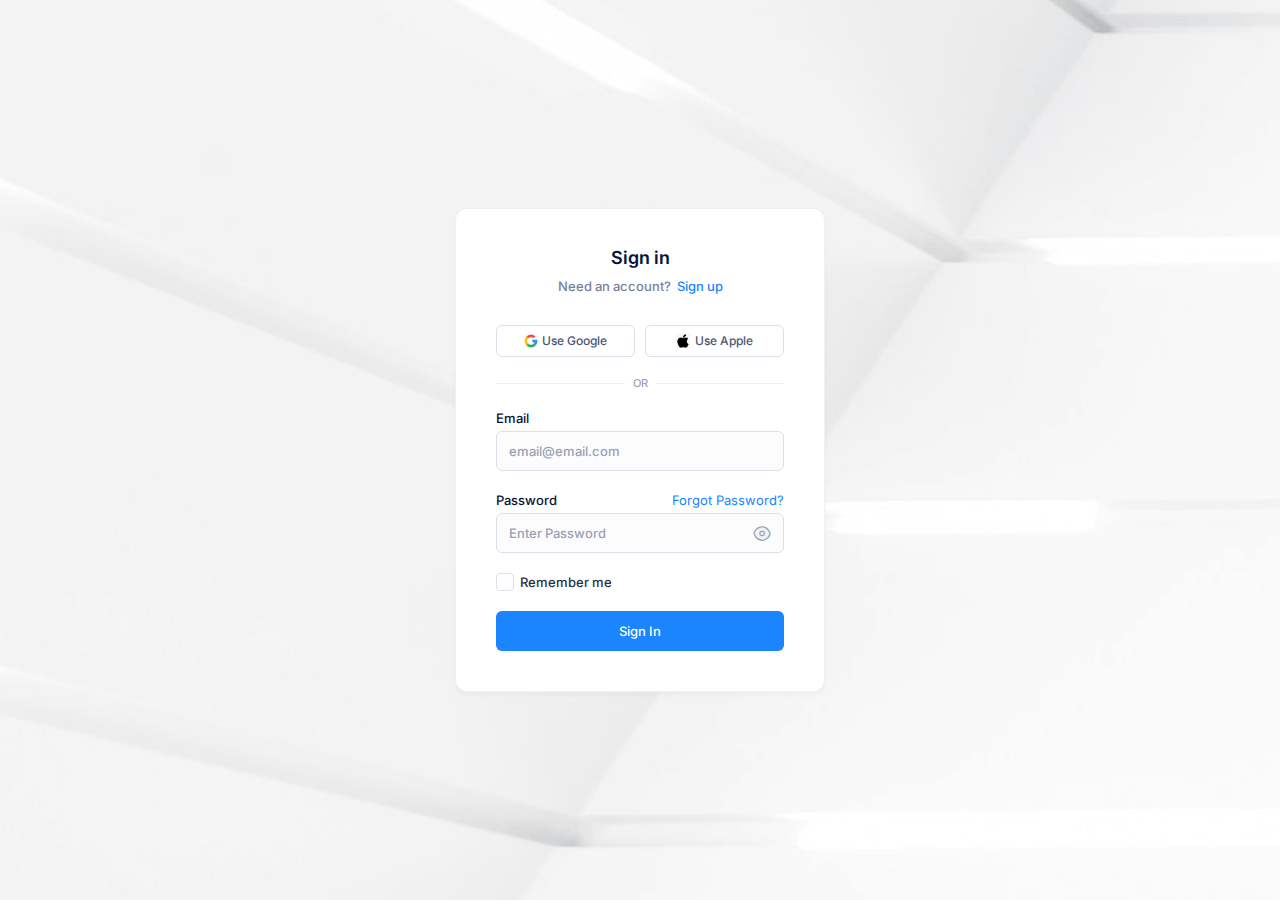
<file: index.html>
<!--
Product: Metronic is a toolkit of UI components built with Tailwind CSS for developing scalable web applications quickly and efficiently
Version: v9.0.4
Author: Keenthemes
Contact: support@keenthemes.com
Website: https://www.keenthemes.com
Support: https://devs.keenthemes.com
Follow: https://www.twitter.com/keenthemes
License: https://keenthemes.com/metronic/tailwind/docs/getting-started/license
-->
<!DOCTYPE html>
<html class="h-full" data-theme="true" data-theme-mode="light" lang="en">
 <head>
  <title>
   Keyword Brain - Sign In
  </title>
  <meta charset="utf-8"/>
  <meta content="follow, index" name="robots"/>
  <link href="https://keenthemes.com/metronic" rel="canonical"/>
  <meta content="width=device-width, initial-scale=1, shrink-to-fit=no" name="viewport"/>
  <meta content="Sign in page using Tailwind CSS" name="description"/>
  <meta content="@keenthemes" name="twitter:site"/>
  <meta content="@keenthemes" name="twitter:creator"/>
  <meta content="summary_large_image" name="twitter:card"/>
  <meta content="Metronic - Tailwind CSS Sign In" name="twitter:title"/>
  <meta content="Sign in page using Tailwind CSS" name="twitter:description"/>
  <meta content="assets/media/app/og-image.png" name="twitter:image"/>
  <meta content="https://keenthemes.com/metronic" property="og:url"/>
  <meta content="en_US" property="og:locale"/>
  <meta content="website" property="og:type"/>
  <meta content="@keenthemes" property="og:site_name"/>
  <meta content="Metronic - Tailwind CSS Sign In" property="og:title"/>
  <meta content="Sign in page using Tailwind CSS" property="og:description"/>
  <meta content="assets/media/app/og-image.png" property="og:image"/>
  <link href="assets/media/app/apple-touch-icon.png" rel="apple-touch-icon" sizes="180x180"/>
  <link href="assets/media/app/favicon-32x32.png" rel="icon" sizes="32x32" type="image/png"/>
  <link href="assets/media/app/favicon-16x16.png" rel="icon" sizes="16x16" type="image/png"/>
  <link href="assets/media/app/favicon.ico" rel="shortcut icon"/>
  <link href="https://fonts.googleapis.com/css2?family=Inter:wght@400;500;600;700&amp;display=swap" rel="stylesheet"/>
  <link href="assets/vendors/apexcharts/apexcharts.css" rel="stylesheet"/>
  <link href="assets/vendors/keenicons/styles.bundle.css" rel="stylesheet"/>
  <link href="assets/css/styles.css" rel="stylesheet"/>
 </head>
 <body class="antialiased flex h-full text-base text-gray-700 dark:bg-coal-500">
  <!-- Theme Mode -->
  <script>
   const defaultThemeMode = 'light'; // light|dark|system
		let themeMode;

		if ( document.documentElement ) {
			if ( localStorage.getItem('theme')) {
					themeMode = localStorage.getItem('theme');
			} else if ( document.documentElement.hasAttribute('data-theme-mode')) {
				themeMode = document.documentElement.getAttribute('data-theme-mode');
			} else {
				themeMode = defaultThemeMode;
			}

			if (themeMode === 'system') {
				themeMode = window.matchMedia('(prefers-color-scheme: dark)').matches ? 'dark' : 'light';
			}

			document.documentElement.classList.add(themeMode);
		}
  </script>
  <!-- End of Theme Mode -->
  <!-- Page -->
  <style>
   .page-bg {
			background-image: url('assets/media/images/2600x1200/bg-10.png');
		}
		.dark .page-bg {
			background-image: url('assets/media/images/2600x1200/bg-10-dark.png');
		}
  </style>
  <div class="flex items-center justify-center grow bg-center bg-no-repeat page-bg">
   <div class="card max-w-[370px] w-full">
    <form action="#" class="card-body flex flex-col gap-5 p-10" id="sign_in_form" method="get">
     <div class="text-center mb-2.5">
      <h3 class="text-lg font-semibold text-gray-900 leading-none mb-2.5">
       Sign in
      </h3>
      <div class="flex items-center justify-center font-medium">
       <span class="text-2sm text-gray-600 me-1.5">
        Need an account?
       </span>
       <a class="text-2sm link" href="sign-up.html">
        Sign up
       </a>
      </div>
     </div>
     <div class="grid grid-cols-2 gap-2.5">
      <a class="btn btn-light btn-sm justify-center" href="#">
       <img alt="" class="size-3.5 shrink-0" src="assets/media/app/google.png"/>
       Use Google
      </a>
      <a class="btn btn-light btn-sm justify-center" href="#">
       <img alt="" class="size-3.5 shrink-0 dark:hidden" src="assets/media/app/apple.png"/>
       <img alt="" class="size-3.5 shrink-0 light:hidden" src="assets/media/app/apple.png"/>
       Use Apple
      </a>
     </div>
     <div class="flex items-center gap-2">
      <span class="border-t border-gray-200 w-full">
      </span>
      <span class="text-2xs text-gray-500 font-medium uppercase">
       Or
      </span>
      <span class="border-t border-gray-200 w-full">
      </span>
     </div>
     <div class="flex flex-col gap-1">
      <label class="form-label text-gray-900">
       Email
      </label>
      <input class="input" placeholder="email@email.com" type="text" value=""/>
     </div>
     <div class="flex flex-col gap-1">
      <div class="flex items-center justify-between gap-1">
       <label class="form-label text-gray-900">
        Password
       </label>
       <a class="text-2sm link shrink-0" href="enter-email.html">
        Forgot Password?
       </a>
      </div>
      <label class="input" data-toggle-password="true">
       <input name="user_password" placeholder="Enter Password" type="password" value=""/>
       <button class="btn btn-icon" data-toggle-password-trigger="true">
        <i class="ki-filled ki-eye text-gray-500 toggle-password-active:hidden">
        </i>
        <i class="ki-filled ki-eye-slash text-gray-500 hidden toggle-password-active:block">
        </i>
       </button>
      </label>
     </div>
     <label class="checkbox-group">
      <input class="checkbox checkbox-sm" name="check" type="checkbox" value="1"/>
      <span class="checkbox-label">
       Remember me
      </span>
     </label>
     <button class="btn btn-primary flex justify-center grow">
       <a href="keyword-brain.html"> Sign In</a>
    </button>
    
    </form>
   </div>
  </div>
  <!-- End of Page -->
  <!-- Scripts -->
  <script src="assets/js/core.bundle.js">
  </script>
  <script src="assets/vendors/apexcharts/apexcharts.min.js">
  </script>
  <!-- End of Scripts -->
 </body>
</html>
</file>
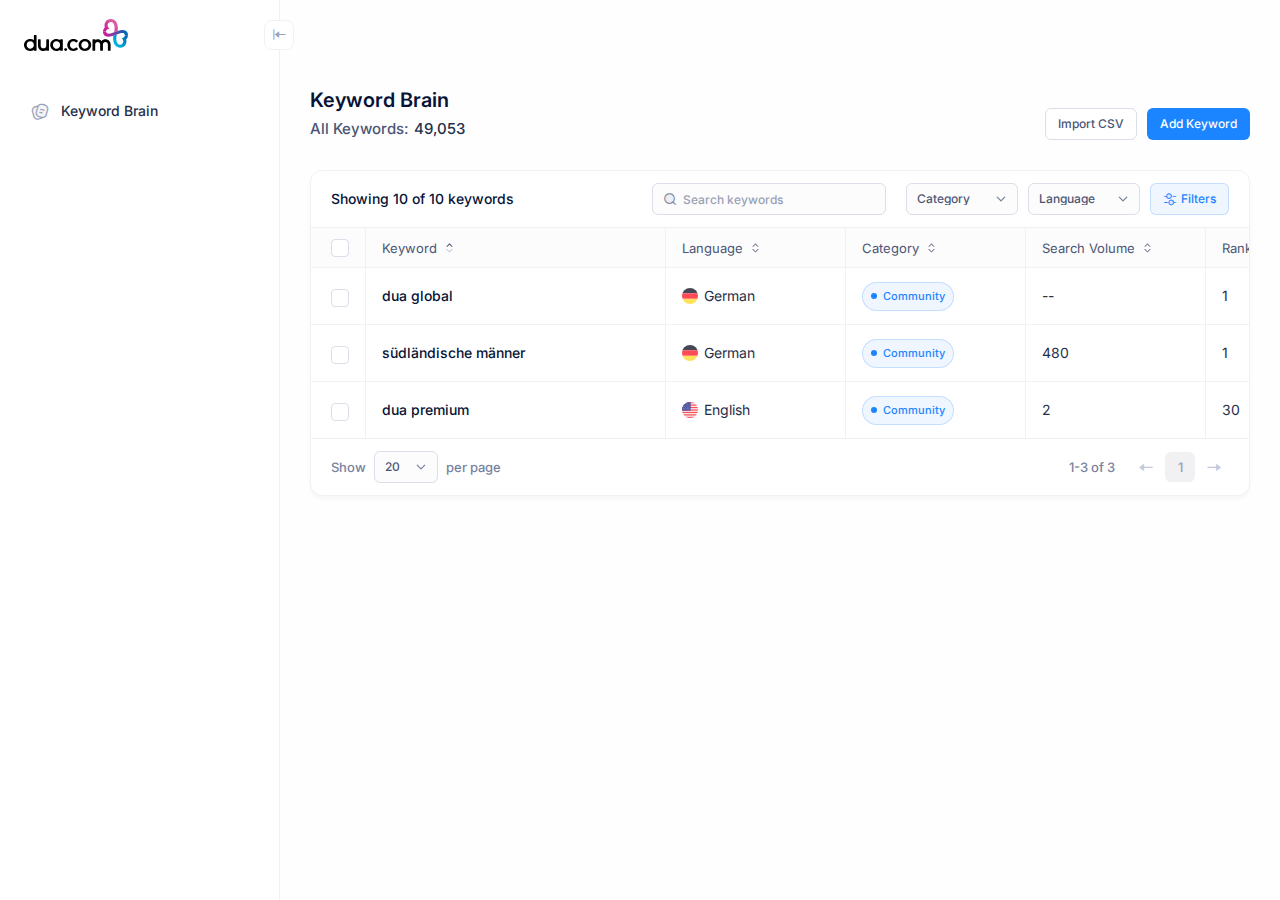
<file: community.html>
<!--
Product: Metronic is a toolkit of UI components built with Tailwind CSS for developing scalable web applications quickly and efficiently
Version: v9.0.4
Author: Keenthemes
Contact: support@keenthemes.com
Website: https://www.keenthemes.com
Support: https://devs.keenthemes.com
Follow: https://www.twitter.com/keenthemes
License: https://keenthemes.com/metronic/tailwind/docs/getting-started/license
-->
<!DOCTYPE html>
<html class="h-full" data-theme="true" data-theme-mode="light" lang="en">
 <head>
  <title>
    Keyword Brain
  </title>
  <meta charset="utf-8"/>
  <meta content="follow, index" name="robots"/>
  <link href="https://keenthemes.com/metronic" rel="canonical"/>
  <meta content="width=device-width, initial-scale=1, shrink-to-fit=no" name="viewport"/>
  <meta content="Keyword Brain" name="description"/>
  <meta content="@keenthemes" name="twitter:site"/>
  <meta content="@keenthemes" name="twitter:creator"/>
  <meta content="summary_large_image" name="twitter:card"/>
  <meta content="Keyword Brain" name="twitter:title"/>
  <meta content="Keyword Brain" name="twitter:description"/>
  <meta content="assets/media/app/og-image.png" name="twitter:image"/>
  <meta content="https://keenthemes.com/metronic" property="og:url"/>
  <meta content="en_US" property="og:locale"/>
  <meta content="website" property="og:type"/>
  <meta content="@keenthemes" property="og:site_name"/>
  <meta content="Keyword Brain" property="og:title"/>
  <meta content="Keyword Brain" property="og:description"/>
  <meta content="assets/media/app/og-image.png" property="og:image"/>
  <link href="assets/media/app/apple-touch-icon-dua.png" rel="apple-touch-icon" sizes="180x180"/>
  <link href="assets/media/app/favicon-32x32.png" rel="icon" sizes="32x32" type="image/png"/>
  <link href="assets/media/app/favicon-16x16.png" rel="icon" sizes="16x16" type="image/png"/>
  <link href="assets/media/app/favicon.ico" rel="shortcut icon"/>
  <link href="https://fonts.googleapis.com/css2?family=Inter:wght@400;500;600;700&amp;display=swap" rel="stylesheet"/>
  <link href="assets/vendors/apexcharts/apexcharts.css" rel="stylesheet"/>
  <link href="assets/vendors/keenicons/styles.bundle.css" rel="stylesheet"/>
  <link href="assets/css/styles.css" rel="stylesheet"/>
 </head>
 <body class="antialiased flex h-full text-base text-gray-700 demo1 sidebar-fixed header-fixed bg-[#fefefe] dark:bg-coal-500">
  <!-- Theme Mode -->
  <script>
   const defaultThemeMode = 'light'; // light|dark|system
		let themeMode;

		if ( document.documentElement ) {
			if ( localStorage.getItem('theme')) {
					themeMode = localStorage.getItem('theme');
			} else if ( document.documentElement.hasAttribute('data-theme-mode')) {
				themeMode = document.documentElement.getAttribute('data-theme-mode');
			} else {
				themeMode = defaultThemeMode;
			}

			if (themeMode === 'system') {
				themeMode = window.matchMedia('(prefers-color-scheme: dark)').matches ? 'dark' : 'light';
			}

			document.documentElement.classList.add(themeMode);
		}
  </script>
  <!-- End of Theme Mode -->
  <!-- Page -->
  <!-- Main -->
  <div class="flex grow">
   <!-- Sidebar -->
   <div class="sidebar dark:bg-coal-600 bg-light border-r border-r-gray-200 dark:border-r-coal-100 fixed top-0 bottom-0 z-20 hidden lg:flex flex-col items-stretch shrink-0" data-drawer="true" data-drawer-class="drawer drawer-start top-0 bottom-0" data-drawer-enable="true|lg:false" id="sidebar">
    <div class="sidebar-header hidden lg:flex items-center relative justify-between px-3 lg:px-6 shrink-0" id="sidebar_header">
     <a class="dark:hidden" href="html/demo1.html">
      <img class="default-logo min-h-[22px] max-w-none" src="assets/media/app/dua_logo_coloreed.svg"/>
      <img class="small-logo min-h-[22px] max-w-none" src="assets/media/app/apple-touch-icon-dua-mini.png"/>
     </a>
     <button class="btn btn-icon btn-icon-md size-[30px] rounded-lg border border-gray-200 dark:border-gray-300 bg-light text-gray-500 hover:text-gray-700 toggle absolute left-full top-2/4 -translate-x-2/4 -translate-y-2/4" data-toggle="body" data-toggle-class="sidebar-collapse" id="sidebar_toggle">
      <i class="ki-filled ki-black-left-line toggle-active:rotate-180 transition-all duration-300">
      </i>
     </button>
    </div>
    <div class="sidebar-content flex grow shrink-0 py-5 pr-2" id="sidebar_content">
     <div class="scrollable-y-hover grow shrink-0 flex pl-2 lg:pl-5 pr-1 lg:pr-3" data-scrollable="true" data-scrollable-dependencies="#sidebar_header" data-scrollable-height="auto" data-scrollable-offset="0px" data-scrollable-wrappers="#sidebar_content" id="sidebar_scrollable">
      <!-- Sidebar Menu -->
      <div class="menu flex flex-col grow gap-0.5" data-menu="true" data-menu-accordion-expand-all="false" id="sidebar_menu">

       <div class="menu-item">
        <div class="menu-label border border-transparent gap-[10px] pl-[10px] pr-[10px] py-[6px]" href="" tabindex="0">
         <span class="menu-icon items-start text-gray-500 dark:text-gray-400 w-[20px]">
          <i class="ki-filled ki-note-2 text-lg">
          </i>
         </span>
         <span class="menu-title text-sm font-medium text-gray-800">
          <a href="keyword-brain.html">Keyword Brain</a> 
         </span>
         
        </div>
       </div>
      </div>
      <!-- End of Sidebar Menu -->
     </div>
    </div>
   </div>
   <!-- End of Sidebar -->
   <!-- Wrapper -->
   <div class="wrapper flex grow flex-col">
    <!-- Header -->
    <header class="header fixed top-0 z-10 left-0 right-0 flex items-stretch shrink-0 bg-[#fefefe] dark:bg-coal-500" data-sticky="true" data-sticky-class="shadow-sm dark:border-b dark:border-b-coal-100" data-sticky-name="header" id="header">
     <!-- Container -->
     <div class="container-fixed flex justify-between items-stretch lg:gap-4" id="header_container">
      <!-- Mobile Logo -->
      <div class="flex gap-1 lg:hidden items-center -ml-1">
       <a class="shrink-0" href="html/demo1.html">
        <img class="max-h-[25px] w-full" src="assets/media/app/mini-logo.svg"/>
       </a>
       <div class="flex items-center">
        <button class="btn btn-icon btn-light btn-clear btn-sm" data-drawer-toggle="#sidebar">
         <i class="ki-filled ki-menu">
         </i>
        </button>
       </div>
      </div>
      <!-- End of Mobile Logo -->
     
     </div>
     <!-- End of Container -->
    </header>
    <!-- End of Header -->
    <!-- Content -->
    <main class="grow content pt-5" id="content" role="content">
     <!-- Container -->
     <div class="container-fixed" id="content_container">
     </div>
     <!-- End of Container -->
     <!-- Container -->
     <div class="container-fixed">
      <div class="flex flex-wrap items-center lg:items-end justify-between gap-5 pb-7.5">
       <div class="flex flex-col justify-center gap-2">
        <h1 class="text-xl font-semibold leading-none text-gray-900">
            Keyword Brain
        </h1>
        <div class="flex items-center flex-wrap gap-1.5 font-medium">
         <span class="text-md text-gray-700">
          All Keywords:
         </span>
         <span class="text-md text-gray-800 font-medium me-2">
          49,053
         </span>
        </div>
       </div>
       <div class="flex items-center gap-2.5">
        <a class="btn btn-sm btn-light" href="#">
         Import CSV
        </a>
        <a class="btn btn-sm btn-primary" href="#">
         Add Keyword
        </a>
       </div>
      </div>
     </div>
     <!-- End of Container -->
     <!-- Container -->
     <div class="container-fixed">
      <div class="grid gap-5 lg:gap-7.5">
       <div class="card card-grid min-w-full">
        <div class="card-header flex-wrap gap-2">
         <h3 class="card-title font-medium text-sm">
          Showing 10 of 10 keywords
         </h3>
         <div class="flex flex-wrap gap-2 lg:gap-5">
          <div class="flex">
           <label class="input input-sm">
            <i class="ki-filled ki-magnifier">
            </i>
            <input placeholder="Search keywords" type="text" value="">
            </input>
           </label>
          </div>
          <div class="flex flex-wrap gap-2.5">
            <select class="select select-sm w-28" onchange="redirectToPage(this)">
               <option value="">Category</option>
               <option value="dating.html">Dating</option>
               <option value="community.html">Community</option>
               <option value="marriage.html">Marriage</option>
               <option value="love.html">Love</option>
           </select>
           
           <script>
               function redirectToPage(select) {
                   const value = select.value;
                   if (value) {
                       window.location.href = value;
                   }
               }
           </script>
           <select class="select select-sm w-28" onchange="redirectToPage(this)">
            <option value="">
             Language
            </option>
            <option value="german.html">
             German
            </option>
            <option value="english.html">
             English
            </option>
           </select>
           <button class="btn btn-sm btn-outline btn-primary">
            <i class="ki-filled ki-setting-4">
            </i>
            Filters
           </button>
          </div>
         </div>
        </div>
        <div class="card-body">
         <div data-datatable="true" data-datatable-page-size="20">
          <div class="scrollable-x-auto">
           <table class="table table-auto table-border" data-datatable-table="true">
            <thead>
             <tr>
              <th class="w-[60px] text-center">
               <input class="checkbox checkbox-sm" data-datatable-check="true" type="checkbox"/>
              </th>
              <th class="min-w-[300px]">
               <span class="sort asc">
                <span class="sort-label font-normal text-gray-700">
                 Keyword
                </span>
                <span class="sort-icon">
                </span>
               </span>
              </th>
              <th class="min-w-[180px]">
               <span class="sort">
                <span class="sort-label font-normal text-gray-700">
                 Language
                </span>
                <span class="sort-icon">
                </span>
               </span>
              </th>
              <th class="min-w-[180px]">
               <span class="sort">
                <span class="sort-label font-normal text-gray-700">
                 Category
                </span>
                <span class="sort-icon">
                </span>
               </span>
              </th>
              <th class="min-w-[180px]">
               <span class="sort">
                <span class="sort-label font-normal text-gray-700">
                    Search Volume
                </span>
                <span class="sort-icon">
                </span>
               </span>
              </th>
              <th class="min-w-[180px]">
               <span class="sort">
                <span class="sort-label font-normal text-gray-700">
                    Rank
                </span>
                <span class="sort-icon">
                </span>
               </span>
              </th>
              <th class="min-w-[180px]">
                <span class="sort">
                 <span class="sort-label font-normal text-gray-700">
                    Impressions
                 </span>
                 <span class="sort-icon">
                 </span>
                </span>
               </th>
               <th class="min-w-[180px]">
                <span class="sort">
                 <span class="sort-label font-normal text-gray-700">
                    Clicks
                 </span>
                 <span class="sort-icon">
                 </span>
                </span>
               </th>
               <th class="min-w-[180px]">
                <span class="sort">
                 <span class="sort-label font-normal text-gray-700">
                    Installs
                 </span>
                 <span class="sort-icon">
                 </span>
                </span>
               </th>
               <th class="min-w-[180px]">
                <span class="sort">
                 <span class="sort-label font-normal text-gray-700">
                    Reg. Users
                 </span>
                 <span class="sort-icon">
                 </span>
                </span>
               </th>
              <th class="w-[60px]">
              </th>
             </tr>
            </thead>
            <tbody>
             <tr>
              <td class="text-center">
               <input class="checkbox checkbox-sm" data-datatable-row-check="true" type="checkbox" value="2"/>
              </td>
              <td>
               <div class="flex items-center gap-2.5">
                <div class="flex flex-col">
                 <a class="text-sm font-medium text-gray-900 hover:text-primary-active mb-px" href="#">
                  dua global
                 </a>
                </div>
               </div>
              </td>
              <td>
               <div class="flex items-center text-gray-800 font-normal gap-1.5">
                  <img alt="" class="rounded-full size-4 shrink-0" src="assets/media/flags/germany.svg"/>
                  German
               </div>
              </td>
              <td>
               <span class="badge badge-primary badge-outline rounded-[30px]">
                <span class="size-1.5 rounded-full bg-primary me-1.5">
                </span>
                Community
               </span>
              </td>
              <td>
               <div class="flex items-center text-gray-800 font-normal gap-1.5">
                --
               </div>
              </td>
              <td class="text-gray-800 font-normal">
               1
              </td>
              <td class="text-gray-800 font-normal">
               367
              </td>
              <td class="text-gray-800 font-normal">
               67
              </td>
              <td class="text-gray-800 font-normal">
               198
              </td>
              <td class="text-gray-800 font-normal">
               2398
              </td>
              <td class="text-center">
               <div class="menu flex-inline" data-menu="true">
                <div class="menu-item" data-menu-item-offset="0, 10px" data-menu-item-placement="bottom-end" data-menu-item-toggle="dropdown" data-menu-item-trigger="click|lg:click">
                 <button class="menu-toggle btn btn-sm btn-icon btn-light btn-clear">
                  <i class="ki-filled ki-dots-vertical">
                  </i>
                 </button>
                 <div class="menu-dropdown menu-default w-full max-w-[175px]" data-menu-dismiss="true">
                  <div class="menu-item">
                   <a class="menu-link" href="#">
                    <span class="menu-icon">
                     <i class="ki-filled ki-search-list">
                     </i>
                    </span>
                    <span class="menu-title">
                     View
                    </span>
                   </a>
                  </div>
                  <div class="menu-item">
                   <a class="menu-link" href="#">
                    <span class="menu-icon">
                     <i class="ki-filled ki-file-up">
                     </i>
                    </span>
                    <span class="menu-title">
                     Export
                    </span>
                   </a>
                  </div>
                  <div class="menu-separator">
                  </div>
                  <div class="menu-item">
                   <a class="menu-link" href="#">
                    <span class="menu-icon">
                     <i class="ki-filled ki-pencil">
                     </i>
                    </span>
                    <span class="menu-title">
                     Edit
                    </span>
                   </a>
                  </div>
                  <div class="menu-item">
                   <a class="menu-link" href="#">
                    <span class="menu-icon">
                     <i class="ki-filled ki-copy">
                     </i>
                    </span>
                    <span class="menu-title">
                     Make a copy
                    </span>
                   </a>
                  </div>
                  <div class="menu-separator">
                  </div>
                  <div class="menu-item">
                   <a class="menu-link" href="#">
                    <span class="menu-icon">
                     <i class="ki-filled ki-trash">
                     </i>
                    </span>
                    <span class="menu-title">
                     Remove
                    </span>
                   </a>
                  </div>
                 </div>
                </div>
               </div>
              </td>
             </tr>
              <tr>
               <td class="text-center">
                <input class="checkbox checkbox-sm" data-datatable-row-check="true" type="checkbox" value="2"/>
               </td>
               <td>
                <div class="flex items-center gap-2.5">
                 <div class="flex flex-col">
                  <a class="text-sm font-medium text-gray-900 hover:text-primary-active mb-px" href="#">
                     südländische männer
                  </a>
                 </div>
                </div>
               </td>
               <td>
                <div class="flex items-center text-gray-800 font-normal gap-1.5">
                   <img alt="" class="rounded-full size-4 shrink-0" src="assets/media/flags/germany.svg"/>
                   German
                </div>
               </td>
               <td>
                <span class="badge badge-primary badge-outline rounded-[30px]">
                 <span class="size-1.5 rounded-full bg-primary me-1.5">
                 </span>
                 Community
                </span>
               </td>
               <td>
                <div class="flex items-center text-gray-800 font-normal gap-1.5">
                 480
                </div>
               </td>
               <td class="text-gray-800 font-normal">
                1
               </td>
               <td class="text-gray-800 font-normal">
                267
               </td>
               <td class="text-gray-800 font-normal">
                52
               </td>
               <td class="text-gray-800 font-normal">
                235
               </td>
               <td class="text-gray-800 font-normal">
                12
               </td>
               <td class="text-center">
                <div class="menu flex-inline" data-menu="true">
                 <div class="menu-item" data-menu-item-offset="0, 10px" data-menu-item-placement="bottom-end" data-menu-item-toggle="dropdown" data-menu-item-trigger="click|lg:click">
                  <button class="menu-toggle btn btn-sm btn-icon btn-light btn-clear">
                   <i class="ki-filled ki-dots-vertical">
                   </i>
                  </button>
                  <div class="menu-dropdown menu-default w-full max-w-[175px]" data-menu-dismiss="true">
                   <div class="menu-item">
                    <a class="menu-link" href="#">
                     <span class="menu-icon">
                      <i class="ki-filled ki-search-list">
                      </i>
                     </span>
                     <span class="menu-title">
                      View
                     </span>
                    </a>
                   </div>
                   <div class="menu-item">
                    <a class="menu-link" href="#">
                     <span class="menu-icon">
                      <i class="ki-filled ki-file-up">
                      </i>
                     </span>
                     <span class="menu-title">
                      Export
                     </span>
                    </a>
                   </div>
                   <div class="menu-separator">
                   </div>
                   <div class="menu-item">
                    <a class="menu-link" href="#">
                     <span class="menu-icon">
                      <i class="ki-filled ki-pencil">
                      </i>
                     </span>
                     <span class="menu-title">
                      Edit
                     </span>
                    </a>
                   </div>
                   <div class="menu-item">
                    <a class="menu-link" href="#">
                     <span class="menu-icon">
                      <i class="ki-filled ki-copy">
                      </i>
                     </span>
                     <span class="menu-title">
                      Make a copy
                     </span>
                    </a>
                   </div>
                   <div class="menu-separator">
                   </div>
                   <div class="menu-item">
                    <a class="menu-link" href="#">
                     <span class="menu-icon">
                      <i class="ki-filled ki-trash">
                      </i>
                     </span>
                     <span class="menu-title">
                      Remove
                     </span>
                    </a>
                   </div>
                  </div>
                 </div>
                </div>
               </td>
              </tr>
              <tr>
               <td class="text-center">
                <input class="checkbox checkbox-sm" data-datatable-row-check="true" type="checkbox" value="2"/>
               </td>
               <td>
                <div class="flex items-center gap-2.5">
                 <div class="flex flex-col">
                  <a class="text-sm font-medium text-gray-900 hover:text-primary-active mb-px" href="#">
                     dua premium
                  </a>
                 </div>
                </div>
               </td>
               <td>
                <div class="flex items-center text-gray-800 font-normal gap-1.5">
                   <img alt="" class="rounded-full size-4 shrink-0" src="assets/media/flags/united-states.svg"/>
                   English
                </div>
               </td>
               <td>
                <span class="badge badge-primary badge-outline rounded-[30px]">
                 <span class="size-1.5 rounded-full bg-primary me-1.5">
                 </span>
                 Community
                </span>
               </td>
               <td>
                <div class="flex items-center text-gray-800 font-normal gap-1.5">
                 2
                </div>
               </td>
               <td class="text-gray-800 font-normal">
                30
               </td>
               <td class="text-gray-800 font-normal">
                30
               </td>
               <td class="text-gray-800 font-normal">
                73
               </td>
               <td class="text-gray-800 font-normal">
                38
               </td>
               <td class="text-gray-800 font-normal">
                52
               </td>
               <td class="text-center">
                <div class="menu flex-inline" data-menu="true">
                 <div class="menu-item" data-menu-item-offset="0, 10px" data-menu-item-placement="bottom-end" data-menu-item-toggle="dropdown" data-menu-item-trigger="click|lg:click">
                  <button class="menu-toggle btn btn-sm btn-icon btn-light btn-clear">
                   <i class="ki-filled ki-dots-vertical">
                   </i>
                  </button>
                  <div class="menu-dropdown menu-default w-full max-w-[175px]" data-menu-dismiss="true">
                   <div class="menu-item">
                    <a class="menu-link" href="#">
                     <span class="menu-icon">
                      <i class="ki-filled ki-search-list">
                      </i>
                     </span>
                     <span class="menu-title">
                      View
                     </span>
                    </a>
                   </div>
                   <div class="menu-item">
                    <a class="menu-link" href="#">
                     <span class="menu-icon">
                      <i class="ki-filled ki-file-up">
                      </i>
                     </span>
                     <span class="menu-title">
                      Export
                     </span>
                    </a>
                   </div>
                   <div class="menu-separator">
                   </div>
                   <div class="menu-item">
                    <a class="menu-link" href="#">
                     <span class="menu-icon">
                      <i class="ki-filled ki-pencil">
                      </i>
                     </span>
                     <span class="menu-title">
                      Edit
                     </span>
                    </a>
                   </div>
                   <div class="menu-item">
                    <a class="menu-link" href="#">
                     <span class="menu-icon">
                      <i class="ki-filled ki-copy">
                      </i>
                     </span>
                     <span class="menu-title">
                      Make a copy
                     </span>
                    </a>
                   </div>
                   <div class="menu-separator">
                   </div>
                   <div class="menu-item">
                    <a class="menu-link" href="#">
                     <span class="menu-icon">
                      <i class="ki-filled ki-trash">
                      </i>
                     </span>
                     <span class="menu-title">
                      Remove
                     </span>
                    </a>
                   </div>
                  </div>
                 </div>
                </div>
               </td>
              </tr>
            </tbody>
           </table>
          </div>
          <div class="card-footer justify-center md:justify-between flex-col md:flex-row gap-5 text-gray-600 text-2sm font-medium">
           <div class="flex items-center gap-2 order-2 md:order-1">
            Show
            <select class="select select-sm w-16" data-datatable-size="true" name="perpage">
            </select>
            per page
           </div>
           <div class="flex items-center gap-4 order-1 md:order-2">
            <span data-datatable-info="true">
            </span>
            <div class="pagination" data-datatable-pagination="true">
            </div>
           </div>
          </div>
         </div>
        </div>
       </div>
       
     </div>
     <!-- End of Container -->
    </main>
    <!-- End of Content -->
    
   </div>
   <!-- End of Wrapper -->
  </div>
  <!-- End of Main -->
   
  <!-- End of Page -->
  <!-- Scripts -->
  <script src="assets/js/core.bundle.js">
  </script>
  <script src="assets/vendors/apexcharts/apexcharts.min.js">
  </script>
  <script src="assets/js/layouts/demo1.js">
  </script>
  <!-- End of Scripts -->
 </body>
</html>
</file>
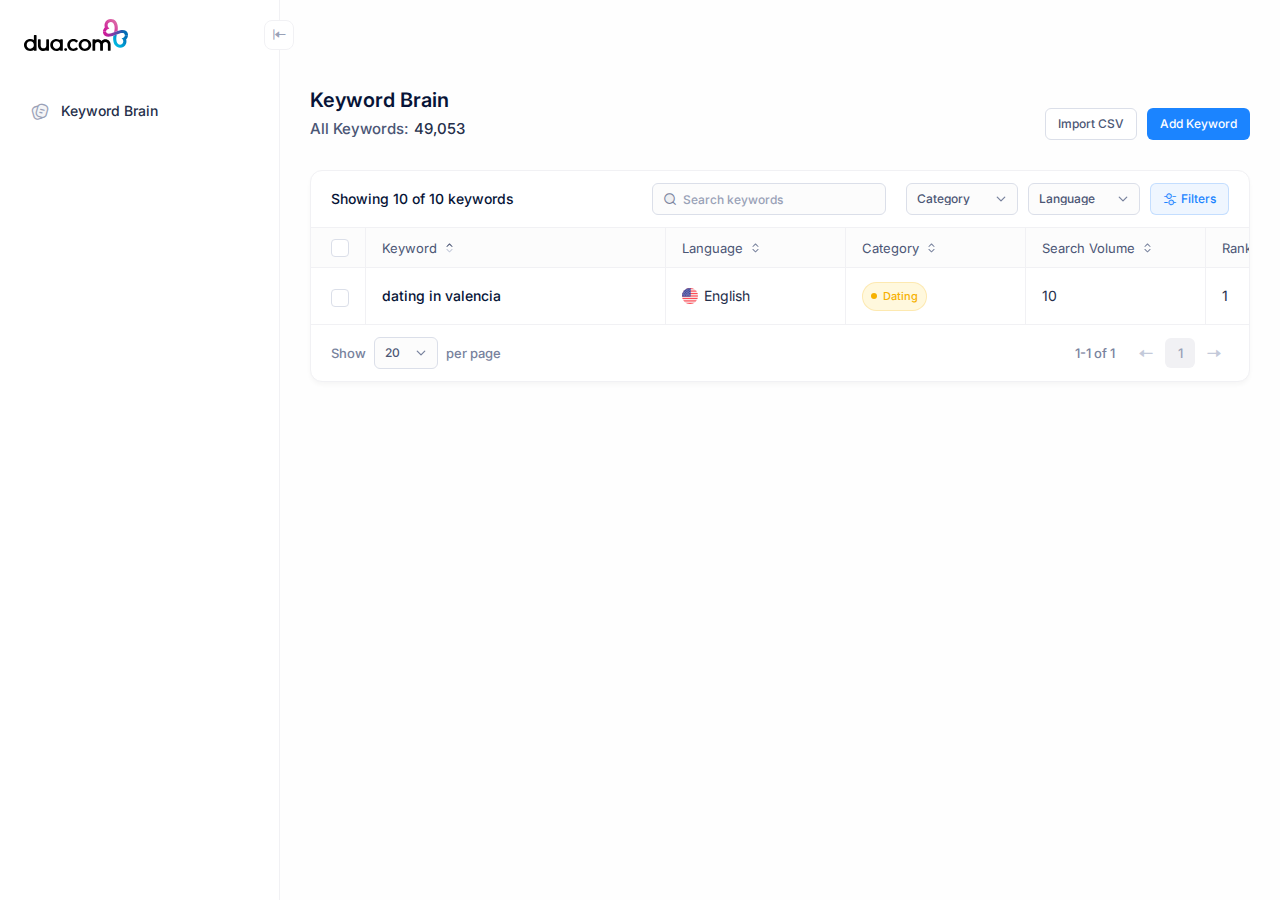
<file: dating.html>
<!--
Product: Metronic is a toolkit of UI components built with Tailwind CSS for developing scalable web applications quickly and efficiently
Version: v9.0.4
Author: Keenthemes
Contact: support@keenthemes.com
Website: https://www.keenthemes.com
Support: https://devs.keenthemes.com
Follow: https://www.twitter.com/keenthemes
License: https://keenthemes.com/metronic/tailwind/docs/getting-started/license
-->
<!DOCTYPE html>
<html class="h-full" data-theme="true" data-theme-mode="light" lang="en">
 <head>
  <title>
    Keyword Brain
  </title>
  <meta charset="utf-8"/>
  <meta content="follow, index" name="robots"/>
  <link href="https://keenthemes.com/metronic" rel="canonical"/>
  <meta content="width=device-width, initial-scale=1, shrink-to-fit=no" name="viewport"/>
  <meta content="Keyword Brain" name="description"/>
  <meta content="@keenthemes" name="twitter:site"/>
  <meta content="@keenthemes" name="twitter:creator"/>
  <meta content="summary_large_image" name="twitter:card"/>
  <meta content="Keyword Brain" name="twitter:title"/>
  <meta content="Keyword Brain" name="twitter:description"/>
  <meta content="assets/media/app/og-image.png" name="twitter:image"/>
  <meta content="https://keenthemes.com/metronic" property="og:url"/>
  <meta content="en_US" property="og:locale"/>
  <meta content="website" property="og:type"/>
  <meta content="@keenthemes" property="og:site_name"/>
  <meta content="Keyword Brain" property="og:title"/>
  <meta content="Keyword Brain" property="og:description"/>
  <meta content="assets/media/app/og-image.png" property="og:image"/>
  <link href="assets/media/app/apple-touch-icon-dua.png" rel="apple-touch-icon" sizes="180x180"/>
  <link href="assets/media/app/favicon-32x32.png" rel="icon" sizes="32x32" type="image/png"/>
  <link href="assets/media/app/favicon-16x16.png" rel="icon" sizes="16x16" type="image/png"/>
  <link href="assets/media/app/favicon.ico" rel="shortcut icon"/>
  <link href="https://fonts.googleapis.com/css2?family=Inter:wght@400;500;600;700&amp;display=swap" rel="stylesheet"/>
  <link href="assets/vendors/apexcharts/apexcharts.css" rel="stylesheet"/>
  <link href="assets/vendors/keenicons/styles.bundle.css" rel="stylesheet"/>
  <link href="assets/css/styles.css" rel="stylesheet"/>
 </head>
 <body class="antialiased flex h-full text-base text-gray-700 demo1 sidebar-fixed header-fixed bg-[#fefefe] dark:bg-coal-500">
  <!-- Theme Mode -->
  <script>
   const defaultThemeMode = 'light'; // light|dark|system
		let themeMode;

		if ( document.documentElement ) {
			if ( localStorage.getItem('theme')) {
					themeMode = localStorage.getItem('theme');
			} else if ( document.documentElement.hasAttribute('data-theme-mode')) {
				themeMode = document.documentElement.getAttribute('data-theme-mode');
			} else {
				themeMode = defaultThemeMode;
			}

			if (themeMode === 'system') {
				themeMode = window.matchMedia('(prefers-color-scheme: dark)').matches ? 'dark' : 'light';
			}

			document.documentElement.classList.add(themeMode);
		}
  </script>
  <!-- End of Theme Mode -->
  <!-- Page -->
  <!-- Main -->
  <div class="flex grow">
   <!-- Sidebar -->
   <div class="sidebar dark:bg-coal-600 bg-light border-r border-r-gray-200 dark:border-r-coal-100 fixed top-0 bottom-0 z-20 hidden lg:flex flex-col items-stretch shrink-0" data-drawer="true" data-drawer-class="drawer drawer-start top-0 bottom-0" data-drawer-enable="true|lg:false" id="sidebar">
    <div class="sidebar-header hidden lg:flex items-center relative justify-between px-3 lg:px-6 shrink-0" id="sidebar_header">
     <a class="dark:hidden" href="html/demo1.html">
      <img class="default-logo min-h-[22px] max-w-none" src="assets/media/app/dua_logo_coloreed.svg"/>
      <img class="small-logo min-h-[22px] max-w-none" src="assets/media/app/apple-touch-icon-dua-mini.png"/>
     </a>
     <button class="btn btn-icon btn-icon-md size-[30px] rounded-lg border border-gray-200 dark:border-gray-300 bg-light text-gray-500 hover:text-gray-700 toggle absolute left-full top-2/4 -translate-x-2/4 -translate-y-2/4" data-toggle="body" data-toggle-class="sidebar-collapse" id="sidebar_toggle">
      <i class="ki-filled ki-black-left-line toggle-active:rotate-180 transition-all duration-300">
      </i>
     </button>
    </div>
    <div class="sidebar-content flex grow shrink-0 py-5 pr-2" id="sidebar_content">
     <div class="scrollable-y-hover grow shrink-0 flex pl-2 lg:pl-5 pr-1 lg:pr-3" data-scrollable="true" data-scrollable-dependencies="#sidebar_header" data-scrollable-height="auto" data-scrollable-offset="0px" data-scrollable-wrappers="#sidebar_content" id="sidebar_scrollable">
      <!-- Sidebar Menu -->
      <div class="menu flex flex-col grow gap-0.5" data-menu="true" data-menu-accordion-expand-all="false" id="sidebar_menu">

       <div class="menu-item">
        <div class="menu-label border border-transparent gap-[10px] pl-[10px] pr-[10px] py-[6px]" href="" tabindex="0">
         <span class="menu-icon items-start text-gray-500 dark:text-gray-400 w-[20px]">
          <i class="ki-filled ki-note-2 text-lg">
          </i>
         </span>
         <span class="menu-title text-sm font-medium text-gray-800">
          <a href="keyword-brain.html">Keyword Brain</a> 
         </span>
         
        </div>
       </div>
      </div>
      <!-- End of Sidebar Menu -->
     </div>
    </div>
   </div>
   <!-- End of Sidebar -->
   <!-- Wrapper -->
   <div class="wrapper flex grow flex-col">
    <!-- Header -->
    <header class="header fixed top-0 z-10 left-0 right-0 flex items-stretch shrink-0 bg-[#fefefe] dark:bg-coal-500" data-sticky="true" data-sticky-class="shadow-sm dark:border-b dark:border-b-coal-100" data-sticky-name="header" id="header">
     <!-- Container -->
     <div class="container-fixed flex justify-between items-stretch lg:gap-4" id="header_container">
      <!-- Mobile Logo -->
      <div class="flex gap-1 lg:hidden items-center -ml-1">
       <a class="shrink-0" href="html/demo1.html">
        <img class="max-h-[25px] w-full" src="assets/media/app/mini-logo.svg"/>
       </a>
       <div class="flex items-center">
        <button class="btn btn-icon btn-light btn-clear btn-sm" data-drawer-toggle="#sidebar">
         <i class="ki-filled ki-menu">
         </i>
        </button>
       </div>
      </div>
      <!-- End of Mobile Logo -->
     
     </div>
     <!-- End of Container -->
    </header>
    <!-- End of Header -->
    <!-- Content -->
    <main class="grow content pt-5" id="content" role="content">
     <!-- Container -->
     <div class="container-fixed" id="content_container">
     </div>
     <!-- End of Container -->
     <!-- Container -->
     <div class="container-fixed">
      <div class="flex flex-wrap items-center lg:items-end justify-between gap-5 pb-7.5">
       <div class="flex flex-col justify-center gap-2">
        <h1 class="text-xl font-semibold leading-none text-gray-900">
            Keyword Brain
        </h1>
        <div class="flex items-center flex-wrap gap-1.5 font-medium">
         <span class="text-md text-gray-700">
          All Keywords:
         </span>
         <span class="text-md text-gray-800 font-medium me-2">
          49,053
         </span>
        </div>
       </div>
       <div class="flex items-center gap-2.5">
        <a class="btn btn-sm btn-light" href="#">
         Import CSV
        </a>
        <a class="btn btn-sm btn-primary" href="#">
         Add Keyword
        </a>
       </div>
      </div>
     </div>
     <!-- End of Container -->
     <!-- Container -->
     <div class="container-fixed">
      <div class="grid gap-5 lg:gap-7.5">
       <div class="card card-grid min-w-full">
        <div class="card-header flex-wrap gap-2">
         <h3 class="card-title font-medium text-sm">
          Showing 10 of 10 keywords
         </h3>
         <div class="flex flex-wrap gap-2 lg:gap-5">
          <div class="flex">
           <label class="input input-sm">
            <i class="ki-filled ki-magnifier">
            </i>
            <input placeholder="Search keywords" type="text" value="">
            </input>
           </label>
          </div>
          <div class="flex flex-wrap gap-2.5">
            <select class="select select-sm w-28" onchange="redirectToPage(this)">
               <option value="">Category</option>
               <option value="dating.html">Dating</option>
               <option value="community.html">Community</option>
               <option value="marriage.html">Marriage</option>
               <option value="love.html">Love</option>
           </select>
           
           <script>
               function redirectToPage(select) {
                   const value = select.value;
                   if (value) {
                       window.location.href = value;
                   }
               }
           </script>
           <select class="select select-sm w-28" onchange="redirectToPage(this)">
            <option value="">
             Language
            </option>
            <option value="german.html">
             German
            </option>
            <option value="english.html">
             English
            </option>
           </select>
           <button class="btn btn-sm btn-outline btn-primary">
            <i class="ki-filled ki-setting-4">
            </i>
            Filters
           </button>
          </div>
         </div>
        </div>
        <div class="card-body">
         <div data-datatable="true" data-datatable-page-size="20">
          <div class="scrollable-x-auto">
           <table class="table table-auto table-border" data-datatable-table="true">
            <thead>
             <tr>
              <th class="w-[60px] text-center">
               <input class="checkbox checkbox-sm" data-datatable-check="true" type="checkbox"/>
              </th>
              <th class="min-w-[300px]">
               <span class="sort asc">
                <span class="sort-label font-normal text-gray-700">
                 Keyword
                </span>
                <span class="sort-icon">
                </span>
               </span>
              </th>
              <th class="min-w-[180px]">
               <span class="sort">
                <span class="sort-label font-normal text-gray-700">
                 Language
                </span>
                <span class="sort-icon">
                </span>
               </span>
              </th>
              <th class="min-w-[180px]">
               <span class="sort">
                <span class="sort-label font-normal text-gray-700">
                 Category
                </span>
                <span class="sort-icon">
                </span>
               </span>
              </th>
              <th class="min-w-[180px]">
               <span class="sort">
                <span class="sort-label font-normal text-gray-700">
                    Search Volume
                </span>
                <span class="sort-icon">
                </span>
               </span>
              </th>
              <th class="min-w-[180px]">
               <span class="sort">
                <span class="sort-label font-normal text-gray-700">
                    Rank
                </span>
                <span class="sort-icon">
                </span>
               </span>
              </th>
              <th class="min-w-[180px]">
                <span class="sort">
                 <span class="sort-label font-normal text-gray-700">
                    Impressions
                 </span>
                 <span class="sort-icon">
                 </span>
                </span>
               </th>
               <th class="min-w-[180px]">
                <span class="sort">
                 <span class="sort-label font-normal text-gray-700">
                    Clicks
                 </span>
                 <span class="sort-icon">
                 </span>
                </span>
               </th>
               <th class="min-w-[180px]">
                <span class="sort">
                 <span class="sort-label font-normal text-gray-700">
                    Installs
                 </span>
                 <span class="sort-icon">
                 </span>
                </span>
               </th>
               <th class="min-w-[180px]">
                <span class="sort">
                 <span class="sort-label font-normal text-gray-700">
                    Reg. Users
                 </span>
                 <span class="sort-icon">
                 </span>
                </span>
               </th>
              <th class="w-[60px]">
              </th>
             </tr>
            </thead>
            <tbody>
              <tr>
               <td class="text-center">
                <input class="checkbox checkbox-sm" data-datatable-row-check="true" type="checkbox" value="1"/>
               </td>
               <td>
                <div class="flex items-center gap-2.5">
                 <div class="flex flex-col">
                  <a class="text-sm font-medium text-gray-900 hover:text-primary-active mb-px" href="#">
                     dating in valencia
                  </a>
                 </div>
                </div>
               </td>
               <td>
                <div class="flex items-center text-gray-800 font-normal gap-1.5">
                   <img alt="" class="rounded-full size-4 shrink-0" src="assets/media/flags/united-states.svg"/>
                   English
                </div>
               </td>
               <td>
                <span class="badge badge-warning badge-outline rounded-[30px]">
                 <span class="size-1.5 rounded-full bg-warning me-1.5">
                 </span>
                 Dating
                </span>
               </td>
               <td>
                <div class="flex items-center text-gray-800 font-normal gap-1.5">
                 10
                </div>
               </td>
               <td class="text-gray-800 font-normal">
                1
               </td>
               <td class="text-gray-800 font-normal">
                634
               </td>
               <td class="text-gray-800 font-normal">
                86
               </td>
               <td class="text-gray-800 font-normal">
                349
               </td>
               <td class="text-gray-800 font-normal">
                3291
               </td>
               <td class="text-center">
                <div class="menu flex-inline" data-menu="true">
                 <div class="menu-item" data-menu-item-offset="0, 10px" data-menu-item-placement="bottom-end" data-menu-item-toggle="dropdown" data-menu-item-trigger="click|lg:click">
                  <button class="menu-toggle btn btn-sm btn-icon btn-light btn-clear">
                   <i class="ki-filled ki-dots-vertical">
                   </i>
                  </button>
                  <div class="menu-dropdown menu-default w-full max-w-[175px]" data-menu-dismiss="true">
                   <div class="menu-item">
                    <a class="menu-link" href="#">
                     <span class="menu-icon">
                      <i class="ki-filled ki-search-list">
                      </i>
                     </span>
                     <span class="menu-title">
                      View
                     </span>
                    </a>
                   </div>
                   <div class="menu-item">
                    <a class="menu-link" href="#">
                     <span class="menu-icon">
                      <i class="ki-filled ki-file-up">
                      </i>
                     </span>
                     <span class="menu-title">
                      Export
                     </span>
                    </a>
                   </div>
                   <div class="menu-separator">
                   </div>
                   <div class="menu-item">
                    <a class="menu-link" href="#">
                     <span class="menu-icon">
                      <i class="ki-filled ki-pencil">
                      </i>
                     </span>
                     <span class="menu-title">
                      Edit
                     </span>
                    </a>
                   </div>
                   <div class="menu-item">
                    <a class="menu-link" href="#">
                     <span class="menu-icon">
                      <i class="ki-filled ki-copy">
                      </i>
                     </span>
                     <span class="menu-title">
                      Make a copy
                     </span>
                    </a>
                   </div>
                   <div class="menu-separator">
                   </div>
                   <div class="menu-item">
                    <a class="menu-link" href="#">
                     <span class="menu-icon">
                      <i class="ki-filled ki-trash">
                      </i>
                     </span>
                     <span class="menu-title">
                      Remove
                     </span>
                    </a>
                   </div>
                  </div>
                 </div>
                </div>
               </td>
              </tr>
            </tbody>
           </table>
          </div>
          <div class="card-footer justify-center md:justify-between flex-col md:flex-row gap-5 text-gray-600 text-2sm font-medium">
           <div class="flex items-center gap-2 order-2 md:order-1">
            Show
            <select class="select select-sm w-16" data-datatable-size="true" name="perpage">
            </select>
            per page
           </div>
           <div class="flex items-center gap-4 order-1 md:order-2">
            <span data-datatable-info="true">
            </span>
            <div class="pagination" data-datatable-pagination="true">
            </div>
           </div>
          </div>
         </div>
        </div>
       </div>
       
     </div>
     <!-- End of Container -->
    </main>
    <!-- End of Content -->
    
   </div>
   <!-- End of Wrapper -->
  </div>
  <!-- End of Main -->
   
  <!-- End of Page -->
  <!-- Scripts -->
  <script src="assets/js/core.bundle.js">
  </script>
  <script src="assets/vendors/apexcharts/apexcharts.min.js">
  </script>
  <script src="assets/js/layouts/demo1.js">
  </script>
  <!-- End of Scripts -->
 </body>
</html>
</file>
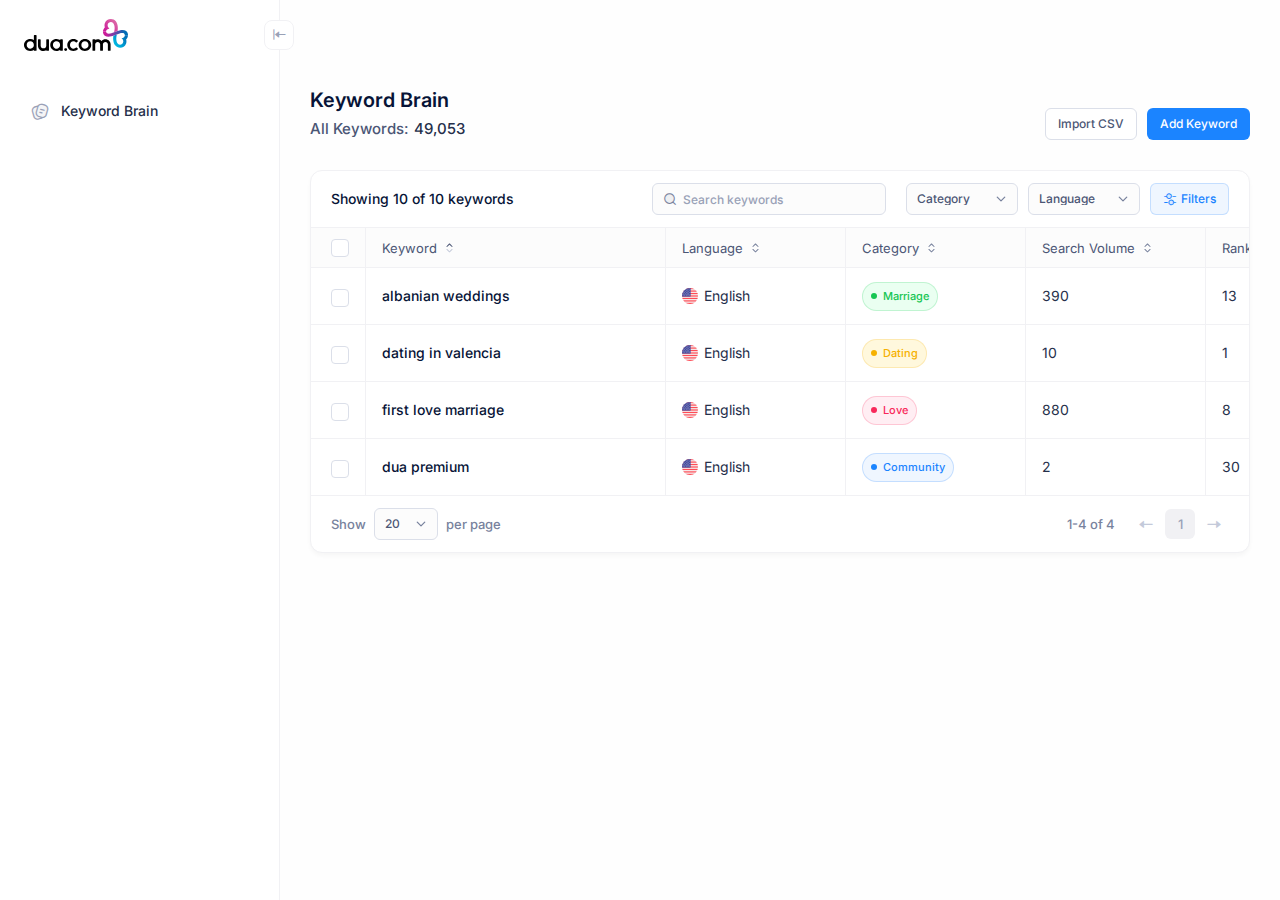
<file: english.html>
<!--
Product: Metronic is a toolkit of UI components built with Tailwind CSS for developing scalable web applications quickly and efficiently
Version: v9.0.4
Author: Keenthemes
Contact: support@keenthemes.com
Website: https://www.keenthemes.com
Support: https://devs.keenthemes.com
Follow: https://www.twitter.com/keenthemes
License: https://keenthemes.com/metronic/tailwind/docs/getting-started/license
-->
<!DOCTYPE html>
<html class="h-full" data-theme="true" data-theme-mode="light" lang="en">
 <head>
  <title>
    Keyword Brain
  </title>
  <meta charset="utf-8"/>
  <meta content="follow, index" name="robots"/>
  <link href="https://keenthemes.com/metronic" rel="canonical"/>
  <meta content="width=device-width, initial-scale=1, shrink-to-fit=no" name="viewport"/>
  <meta content="Keyword Brain" name="description"/>
  <meta content="@keenthemes" name="twitter:site"/>
  <meta content="@keenthemes" name="twitter:creator"/>
  <meta content="summary_large_image" name="twitter:card"/>
  <meta content="Keyword Brain" name="twitter:title"/>
  <meta content="Keyword Brain" name="twitter:description"/>
  <meta content="assets/media/app/og-image.png" name="twitter:image"/>
  <meta content="https://keenthemes.com/metronic" property="og:url"/>
  <meta content="en_US" property="og:locale"/>
  <meta content="website" property="og:type"/>
  <meta content="@keenthemes" property="og:site_name"/>
  <meta content="Keyword Brain" property="og:title"/>
  <meta content="Keyword Brain" property="og:description"/>
  <meta content="assets/media/app/og-image.png" property="og:image"/>
  <link href="assets/media/app/apple-touch-icon-dua.png" rel="apple-touch-icon" sizes="180x180"/>
  <link href="assets/media/app/favicon-32x32.png" rel="icon" sizes="32x32" type="image/png"/>
  <link href="assets/media/app/favicon-16x16.png" rel="icon" sizes="16x16" type="image/png"/>
  <link href="assets/media/app/favicon.ico" rel="shortcut icon"/>
  <link href="https://fonts.googleapis.com/css2?family=Inter:wght@400;500;600;700&amp;display=swap" rel="stylesheet"/>
  <link href="assets/vendors/apexcharts/apexcharts.css" rel="stylesheet"/>
  <link href="assets/vendors/keenicons/styles.bundle.css" rel="stylesheet"/>
  <link href="assets/css/styles.css" rel="stylesheet"/>
 </head>
 <body class="antialiased flex h-full text-base text-gray-700 demo1 sidebar-fixed header-fixed bg-[#fefefe] dark:bg-coal-500">
  <!-- Theme Mode -->
  <script>
   const defaultThemeMode = 'light'; // light|dark|system
		let themeMode;

		if ( document.documentElement ) {
			if ( localStorage.getItem('theme')) {
					themeMode = localStorage.getItem('theme');
			} else if ( document.documentElement.hasAttribute('data-theme-mode')) {
				themeMode = document.documentElement.getAttribute('data-theme-mode');
			} else {
				themeMode = defaultThemeMode;
			}

			if (themeMode === 'system') {
				themeMode = window.matchMedia('(prefers-color-scheme: dark)').matches ? 'dark' : 'light';
			}

			document.documentElement.classList.add(themeMode);
		}
  </script>
  <!-- End of Theme Mode -->
  <!-- Page -->
  <!-- Main -->
  <div class="flex grow">
   <!-- Sidebar -->
   <div class="sidebar dark:bg-coal-600 bg-light border-r border-r-gray-200 dark:border-r-coal-100 fixed top-0 bottom-0 z-20 hidden lg:flex flex-col items-stretch shrink-0" data-drawer="true" data-drawer-class="drawer drawer-start top-0 bottom-0" data-drawer-enable="true|lg:false" id="sidebar">
    <div class="sidebar-header hidden lg:flex items-center relative justify-between px-3 lg:px-6 shrink-0" id="sidebar_header">
     <a class="dark:hidden" href="html/demo1.html">
      <img class="default-logo min-h-[22px] max-w-none" src="assets/media/app/dua_logo_coloreed.svg"/>
      <img class="small-logo min-h-[22px] max-w-none" src="assets/media/app/apple-touch-icon-dua-mini.png"/>
     </a>
     <button class="btn btn-icon btn-icon-md size-[30px] rounded-lg border border-gray-200 dark:border-gray-300 bg-light text-gray-500 hover:text-gray-700 toggle absolute left-full top-2/4 -translate-x-2/4 -translate-y-2/4" data-toggle="body" data-toggle-class="sidebar-collapse" id="sidebar_toggle">
      <i class="ki-filled ki-black-left-line toggle-active:rotate-180 transition-all duration-300">
      </i>
     </button>
    </div>
    <div class="sidebar-content flex grow shrink-0 py-5 pr-2" id="sidebar_content">
     <div class="scrollable-y-hover grow shrink-0 flex pl-2 lg:pl-5 pr-1 lg:pr-3" data-scrollable="true" data-scrollable-dependencies="#sidebar_header" data-scrollable-height="auto" data-scrollable-offset="0px" data-scrollable-wrappers="#sidebar_content" id="sidebar_scrollable">
      <!-- Sidebar Menu -->
      <div class="menu flex flex-col grow gap-0.5" data-menu="true" data-menu-accordion-expand-all="false" id="sidebar_menu">

       <div class="menu-item">
        <div class="menu-label border border-transparent gap-[10px] pl-[10px] pr-[10px] py-[6px]" href="" tabindex="0">
         <span class="menu-icon items-start text-gray-500 dark:text-gray-400 w-[20px]">
          <i class="ki-filled ki-note-2 text-lg">
          </i>
         </span>
         <span class="menu-title text-sm font-medium text-gray-800">
          <a href="keyword-brain.html">Keyword Brain</a> 
         </span>
         
        </div>
       </div>
      </div>
      <!-- End of Sidebar Menu -->
     </div>
    </div>
   </div>
   <!-- End of Sidebar -->
   <!-- Wrapper -->
   <div class="wrapper flex grow flex-col">
    <!-- Header -->
    <header class="header fixed top-0 z-10 left-0 right-0 flex items-stretch shrink-0 bg-[#fefefe] dark:bg-coal-500" data-sticky="true" data-sticky-class="shadow-sm dark:border-b dark:border-b-coal-100" data-sticky-name="header" id="header">
     <!-- Container -->
     <div class="container-fixed flex justify-between items-stretch lg:gap-4" id="header_container">
      <!-- Mobile Logo -->
      <div class="flex gap-1 lg:hidden items-center -ml-1">
       <a class="shrink-0" href="html/demo1.html">
        <img class="max-h-[25px] w-full" src="assets/media/app/mini-logo.svg"/>
       </a>
       <div class="flex items-center">
        <button class="btn btn-icon btn-light btn-clear btn-sm" data-drawer-toggle="#sidebar">
         <i class="ki-filled ki-menu">
         </i>
        </button>
       </div>
      </div>
      <!-- End of Mobile Logo -->
     
     </div>
     <!-- End of Container -->
    </header>
    <!-- End of Header -->
    <!-- Content -->
    <main class="grow content pt-5" id="content" role="content">
     <!-- Container -->
     <div class="container-fixed" id="content_container">
     </div>
     <!-- End of Container -->
     <!-- Container -->
     <div class="container-fixed">
      <div class="flex flex-wrap items-center lg:items-end justify-between gap-5 pb-7.5">
       <div class="flex flex-col justify-center gap-2">
        <h1 class="text-xl font-semibold leading-none text-gray-900">
            Keyword Brain
        </h1>
        <div class="flex items-center flex-wrap gap-1.5 font-medium">
         <span class="text-md text-gray-700">
          All Keywords:
         </span>
         <span class="text-md text-gray-800 font-medium me-2">
          49,053
         </span>
        </div>
       </div>
       <div class="flex items-center gap-2.5">
        <a class="btn btn-sm btn-light" href="#">
         Import CSV
        </a>
        <a class="btn btn-sm btn-primary" href="#">
         Add Keyword
        </a>
       </div>
      </div>
     </div>
     <!-- End of Container -->
     <!-- Container -->
     <div class="container-fixed">
      <div class="grid gap-5 lg:gap-7.5">
       <div class="card card-grid min-w-full">
        <div class="card-header flex-wrap gap-2">
         <h3 class="card-title font-medium text-sm">
          Showing 10 of 10 keywords
         </h3>
         <div class="flex flex-wrap gap-2 lg:gap-5">
          <div class="flex">
           <label class="input input-sm">
            <i class="ki-filled ki-magnifier">
            </i>
            <input placeholder="Search keywords" type="text" value="">
            </input>
           </label>
          </div>
          <div class="flex flex-wrap gap-2.5">
            <select class="select select-sm w-28" onchange="redirectToPage(this)">
               <option value="">Category</option>
               <option value="dating.html">Dating</option>
               <option value="community.html">Community</option>
               <option value="marriage.html">Marriage</option>
               <option value="love.html">Love</option>
           </select>
           
           <script>
               function redirectToPage(select) {
                   const value = select.value;
                   if (value) {
                       window.location.href = value;
                   }
               }
           </script>
           <select class="select select-sm w-28" onchange="redirectToPage(this)">
            <option value="">
             Language
            </option>
            <option value="german.html">
             German
            </option>
            <option value="english.html">
             English
            </option>
           </select>
           <script>
            function redirectToPage(select) {
                const value = select.value;
                if (value) {
                    window.location.href = value;
                }
            }
          </script>
           <button class="btn btn-sm btn-outline btn-primary">
            <i class="ki-filled ki-setting-4">
            </i>
            Filters
           </button>
          </div>
         </div>
        </div>
        <div class="card-body">
         <div data-datatable="true" data-datatable-page-size="20">
          <div class="scrollable-x-auto">
           <table class="table table-auto table-border" data-datatable-table="true">
            <thead>
             <tr>
              <th class="w-[60px] text-center">
               <input class="checkbox checkbox-sm" data-datatable-check="true" type="checkbox"/>
              </th>
              <th class="min-w-[300px]">
               <span class="sort asc">
                <span class="sort-label font-normal text-gray-700">
                 Keyword
                </span>
                <span class="sort-icon">
                </span>
               </span>
              </th>
              <th class="min-w-[180px]">
               <span class="sort">
                <span class="sort-label font-normal text-gray-700">
                 Language
                </span>
                <span class="sort-icon">
                </span>
               </span>
              </th>
              <th class="min-w-[180px]">
               <span class="sort">
                <span class="sort-label font-normal text-gray-700">
                 Category
                </span>
                <span class="sort-icon">
                </span>
               </span>
              </th>
              <th class="min-w-[180px]">
               <span class="sort">
                <span class="sort-label font-normal text-gray-700">
                    Search Volume
                </span>
                <span class="sort-icon">
                </span>
               </span>
              </th>
              <th class="min-w-[180px]">
               <span class="sort">
                <span class="sort-label font-normal text-gray-700">
                    Rank
                </span>
                <span class="sort-icon">
                </span>
               </span>
              </th>
              <th class="min-w-[180px]">
                <span class="sort">
                 <span class="sort-label font-normal text-gray-700">
                    Impressions
                 </span>
                 <span class="sort-icon">
                 </span>
                </span>
               </th>
               <th class="min-w-[180px]">
                <span class="sort">
                 <span class="sort-label font-normal text-gray-700">
                    Clicks
                 </span>
                 <span class="sort-icon">
                 </span>
                </span>
               </th>
               <th class="min-w-[180px]">
                <span class="sort">
                 <span class="sort-label font-normal text-gray-700">
                    Installs
                 </span>
                 <span class="sort-icon">
                 </span>
                </span>
               </th>
               <th class="min-w-[180px]">
                <span class="sort">
                 <span class="sort-label font-normal text-gray-700">
                    Reg. Users
                 </span>
                 <span class="sort-icon">
                 </span>
                </span>
               </th>
              <th class="w-[60px]">
              </th>
             </tr>
            </thead>
            <tbody>
             <tr>
               <td class="text-center">
                <input class="checkbox checkbox-sm" data-datatable-row-check="true" type="checkbox" value="3"/>
               </td>
               <td>
                <div class="flex items-center gap-2.5">
                 <div class="flex flex-col">
                  <a class="text-sm font-medium text-gray-900 hover:text-primary-active mb-px" href="#">
                     albanian weddings
                  </a>
                 </div>
                </div>
               </td>
               <td>
                <div class="flex items-center text-gray-800 font-normal gap-1.5">
                   <img alt="" class="rounded-full size-4 shrink-0" src="assets/media/flags/united-states.svg"/>
                   English
                </div>
               </td>
               <td>
                <span class="badge badge-success badge-outline rounded-[30px]">
                 <span class="size-1.5 rounded-full bg-success me-1.5">
                 </span>
                 Marriage
                </span>
               </td>
               <td>
                <div class="flex items-center text-gray-800 font-normal gap-1.5">
                  390
                </div>
               </td>
               <td class="text-gray-800 font-normal">
                13
               </td>
               <td class="text-gray-800 font-normal">
                54
               </td>
               <td class="text-gray-800 font-normal">
                234
               </td>
               <td class="text-gray-800 font-normal">
                98
               </td>
               <td class="text-gray-800 font-normal">
                398
               </td>
               <td class="text-center">
                <div class="menu flex-inline" data-menu="true">
                 <div class="menu-item" data-menu-item-offset="0, 10px" data-menu-item-placement="bottom-end" data-menu-item-toggle="dropdown" data-menu-item-trigger="click|lg:click">
                  <button class="menu-toggle btn btn-sm btn-icon btn-light btn-clear">
                   <i class="ki-filled ki-dots-vertical">
                   </i>
                  </button>
                  <div class="menu-dropdown menu-default w-full max-w-[175px]" data-menu-dismiss="true">
                   <div class="menu-item">
                    <a class="menu-link" href="#">
                     <span class="menu-icon">
                      <i class="ki-filled ki-search-list">
                      </i>
                     </span>
                     <span class="menu-title">
                      View
                     </span>
                    </a>
                   </div>
                   <div class="menu-item">
                    <a class="menu-link" href="#">
                     <span class="menu-icon">
                      <i class="ki-filled ki-file-up">
                      </i>
                     </span>
                     <span class="menu-title">
                      Export
                     </span>
                    </a>
                   </div>
                   <div class="menu-separator">
                   </div>
                   <div class="menu-item">
                    <a class="menu-link" href="#">
                     <span class="menu-icon">
                      <i class="ki-filled ki-pencil">
                      </i>
                     </span>
                     <span class="menu-title">
                      Edit
                     </span>
                    </a>
                   </div>
                   <div class="menu-item">
                    <a class="menu-link" href="#">
                     <span class="menu-icon">
                      <i class="ki-filled ki-copy">
                      </i>
                     </span>
                     <span class="menu-title">
                      Make a copy
                     </span>
                    </a>
                   </div>
                   <div class="menu-separator">
                   </div>
                   <div class="menu-item">
                    <a class="menu-link" href="#">
                     <span class="menu-icon">
                      <i class="ki-filled ki-trash">
                      </i>
                     </span>
                     <span class="menu-title">
                      Remove
                     </span>
                    </a>
                   </div>
                  </div>
                 </div>
                </div>
               </td>
              </tr>
              <tr>
               <td class="text-center">
                <input class="checkbox checkbox-sm" data-datatable-row-check="true" type="checkbox" value="1"/>
               </td>
               <td>
                <div class="flex items-center gap-2.5">
                 <div class="flex flex-col">
                  <a class="text-sm font-medium text-gray-900 hover:text-primary-active mb-px" href="#">
                     dating in valencia
                  </a>
                 </div>
                </div>
               </td>
               <td>
                <div class="flex items-center text-gray-800 font-normal gap-1.5">
                   <img alt="" class="rounded-full size-4 shrink-0" src="assets/media/flags/united-states.svg"/>
                   English
                </div>
               </td>
               <td>
                <span class="badge badge-warning badge-outline rounded-[30px]">
                 <span class="size-1.5 rounded-full bg-warning me-1.5">
                 </span>
                 Dating
                </span>
               </td>
               <td>
                <div class="flex items-center text-gray-800 font-normal gap-1.5">
                 10
                </div>
               </td>
               <td class="text-gray-800 font-normal">
                1
               </td>
               <td class="text-gray-800 font-normal">
                634
               </td>
               <td class="text-gray-800 font-normal">
                86
               </td>
               <td class="text-gray-800 font-normal">
                349
               </td>
               <td class="text-gray-800 font-normal">
                3291
               </td>
               <td class="text-center">
                <div class="menu flex-inline" data-menu="true">
                 <div class="menu-item" data-menu-item-offset="0, 10px" data-menu-item-placement="bottom-end" data-menu-item-toggle="dropdown" data-menu-item-trigger="click|lg:click">
                  <button class="menu-toggle btn btn-sm btn-icon btn-light btn-clear">
                   <i class="ki-filled ki-dots-vertical">
                   </i>
                  </button>
                  <div class="menu-dropdown menu-default w-full max-w-[175px]" data-menu-dismiss="true">
                   <div class="menu-item">
                    <a class="menu-link" href="#">
                     <span class="menu-icon">
                      <i class="ki-filled ki-search-list">
                      </i>
                     </span>
                     <span class="menu-title">
                      View
                     </span>
                    </a>
                   </div>
                   <div class="menu-item">
                    <a class="menu-link" href="#">
                     <span class="menu-icon">
                      <i class="ki-filled ki-file-up">
                      </i>
                     </span>
                     <span class="menu-title">
                      Export
                     </span>
                    </a>
                   </div>
                   <div class="menu-separator">
                   </div>
                   <div class="menu-item">
                    <a class="menu-link" href="#">
                     <span class="menu-icon">
                      <i class="ki-filled ki-pencil">
                      </i>
                     </span>
                     <span class="menu-title">
                      Edit
                     </span>
                    </a>
                   </div>
                   <div class="menu-item">
                    <a class="menu-link" href="#">
                     <span class="menu-icon">
                      <i class="ki-filled ki-copy">
                      </i>
                     </span>
                     <span class="menu-title">
                      Make a copy
                     </span>
                    </a>
                   </div>
                   <div class="menu-separator">
                   </div>
                   <div class="menu-item">
                    <a class="menu-link" href="#">
                     <span class="menu-icon">
                      <i class="ki-filled ki-trash">
                      </i>
                     </span>
                     <span class="menu-title">
                      Remove
                     </span>
                    </a>
                   </div>
                  </div>
                 </div>
                </div>
               </td>
              </tr>
              <tr>
               <td class="text-center">
                <input class="checkbox checkbox-sm" data-datatable-row-check="true" type="checkbox" value="4"/>
               </td>
               <td>
                <div class="flex items-center gap-2.5">
                 <div class="flex flex-col">
                  <a class="text-sm font-medium text-gray-900 hover:text-primary-active mb-px" href="#">
                     first love marriage
                  </a>
                 </div>
                </div>
               </td>
               <td>
                <div class="flex items-center text-gray-800 font-normal gap-1.5">
                   <img alt="" class="rounded-full size-4 shrink-0" src="assets/media/flags/united-states.svg"/>
                   English
                </div>
               </td>
               <td>
                <span class="badge badge-danger badge-outline rounded-[30px]">
                 <span class="size-1.5 rounded-full bg-danger me-1.5">
                 </span>
                 Love
                </span>
               </td>
               <td>
                <div class="flex items-center text-gray-800 font-normal gap-1.5">
                 880
                </div>
               </td>
               <td class="text-gray-800 font-normal">
                8
               </td>
               <td class="text-gray-800 font-normal">
                43
               </td>
               <td class="text-gray-800 font-normal">
                843
               </td>
               <td class="text-gray-800 font-normal">
                12
               </td>
               <td class="text-gray-800 font-normal">
                62
               </td>
               <td class="text-center">
                <div class="menu flex-inline" data-menu="true">
                 <div class="menu-item" data-menu-item-offset="0, 10px" data-menu-item-placement="bottom-end" data-menu-item-toggle="dropdown" data-menu-item-trigger="click|lg:click">
                  <button class="menu-toggle btn btn-sm btn-icon btn-light btn-clear">
                   <i class="ki-filled ki-dots-vertical">
                   </i>
                  </button>
                  <div class="menu-dropdown menu-default w-full max-w-[175px]" data-menu-dismiss="true">
                   <div class="menu-item">
                    <a class="menu-link" href="#">
                     <span class="menu-icon">
                      <i class="ki-filled ki-search-list">
                      </i>
                     </span>
                     <span class="menu-title">
                      View
                     </span>
                    </a>
                   </div>
                   <div class="menu-item">
                    <a class="menu-link" href="#">
                     <span class="menu-icon">
                      <i class="ki-filled ki-file-up">
                      </i>
                     </span>
                     <span class="menu-title">
                      Export
                     </span>
                    </a>
                   </div>
                   <div class="menu-separator">
                   </div>
                   <div class="menu-item">
                    <a class="menu-link" href="#">
                     <span class="menu-icon">
                      <i class="ki-filled ki-pencil">
                      </i>
                     </span>
                     <span class="menu-title">
                      Edit
                     </span>
                    </a>
                   </div>
                   <div class="menu-item">
                    <a class="menu-link" href="#">
                     <span class="menu-icon">
                      <i class="ki-filled ki-copy">
                      </i>
                     </span>
                     <span class="menu-title">
                      Make a copy
                     </span>
                    </a>
                   </div>
                   <div class="menu-separator">
                   </div>
                   <div class="menu-item">
                    <a class="menu-link" href="#">
                     <span class="menu-icon">
                      <i class="ki-filled ki-trash">
                      </i>
                     </span>
                     <span class="menu-title">
                      Remove
                     </span>
                    </a>
                   </div>
                  </div>
                 </div>
                </div>
               </td>
              </tr>
              <tr>
               <td class="text-center">
                <input class="checkbox checkbox-sm" data-datatable-row-check="true" type="checkbox" value="2"/>
               </td>
               <td>
                <div class="flex items-center gap-2.5">
                 <div class="flex flex-col">
                  <a class="text-sm font-medium text-gray-900 hover:text-primary-active mb-px" href="#">
                     dua premium
                  </a>
                 </div>
                </div>
               </td>
               <td>
                <div class="flex items-center text-gray-800 font-normal gap-1.5">
                   <img alt="" class="rounded-full size-4 shrink-0" src="assets/media/flags/united-states.svg"/>
                   English
                </div>
               </td>
               <td>
                <span class="badge badge-primary badge-outline rounded-[30px]">
                 <span class="size-1.5 rounded-full bg-primary me-1.5">
                 </span>
                 Community
                </span>
               </td>
               <td>
                <div class="flex items-center text-gray-800 font-normal gap-1.5">
                 2
                </div>
               </td>
               <td class="text-gray-800 font-normal">
                30
               </td>
               <td class="text-gray-800 font-normal">
                30
               </td>
               <td class="text-gray-800 font-normal">
                73
               </td>
               <td class="text-gray-800 font-normal">
                38
               </td>
               <td class="text-gray-800 font-normal">
                52
               </td>
               <td class="text-center">
                <div class="menu flex-inline" data-menu="true">
                 <div class="menu-item" data-menu-item-offset="0, 10px" data-menu-item-placement="bottom-end" data-menu-item-toggle="dropdown" data-menu-item-trigger="click|lg:click">
                  <button class="menu-toggle btn btn-sm btn-icon btn-light btn-clear">
                   <i class="ki-filled ki-dots-vertical">
                   </i>
                  </button>
                  <div class="menu-dropdown menu-default w-full max-w-[175px]" data-menu-dismiss="true">
                   <div class="menu-item">
                    <a class="menu-link" href="#">
                     <span class="menu-icon">
                      <i class="ki-filled ki-search-list">
                      </i>
                     </span>
                     <span class="menu-title">
                      View
                     </span>
                    </a>
                   </div>
                   <div class="menu-item">
                    <a class="menu-link" href="#">
                     <span class="menu-icon">
                      <i class="ki-filled ki-file-up">
                      </i>
                     </span>
                     <span class="menu-title">
                      Export
                     </span>
                    </a>
                   </div>
                   <div class="menu-separator">
                   </div>
                   <div class="menu-item">
                    <a class="menu-link" href="#">
                     <span class="menu-icon">
                      <i class="ki-filled ki-pencil">
                      </i>
                     </span>
                     <span class="menu-title">
                      Edit
                     </span>
                    </a>
                   </div>
                   <div class="menu-item">
                    <a class="menu-link" href="#">
                     <span class="menu-icon">
                      <i class="ki-filled ki-copy">
                      </i>
                     </span>
                     <span class="menu-title">
                      Make a copy
                     </span>
                    </a>
                   </div>
                   <div class="menu-separator">
                   </div>
                   <div class="menu-item">
                    <a class="menu-link" href="#">
                     <span class="menu-icon">
                      <i class="ki-filled ki-trash">
                      </i>
                     </span>
                     <span class="menu-title">
                      Remove
                     </span>
                    </a>
                   </div>
                  </div>
                 </div>
                </div>
               </td>
              </tr>
            </tbody>
           </table>
          </div>
          <div class="card-footer justify-center md:justify-between flex-col md:flex-row gap-5 text-gray-600 text-2sm font-medium">
           <div class="flex items-center gap-2 order-2 md:order-1">
            Show
            <select class="select select-sm w-16" data-datatable-size="true" name="perpage">
            </select>
            per page
           </div>
           <div class="flex items-center gap-4 order-1 md:order-2">
            <span data-datatable-info="true">
            </span>
            <div class="pagination" data-datatable-pagination="true">
            </div>
           </div>
          </div>
         </div>
        </div>
       </div>
       
     </div>
     <!-- End of Container -->
    </main>
    <!-- End of Content -->
    
   </div>
   <!-- End of Wrapper -->
  </div>
  <!-- End of Main -->
   
  <!-- End of Page -->
  <!-- Scripts -->
  <script src="assets/js/core.bundle.js">
  </script>
  <script src="assets/vendors/apexcharts/apexcharts.min.js">
  </script>
  <script src="assets/js/layouts/demo1.js">
  </script>
  <!-- End of Scripts -->
 </body>
</html>
</file>
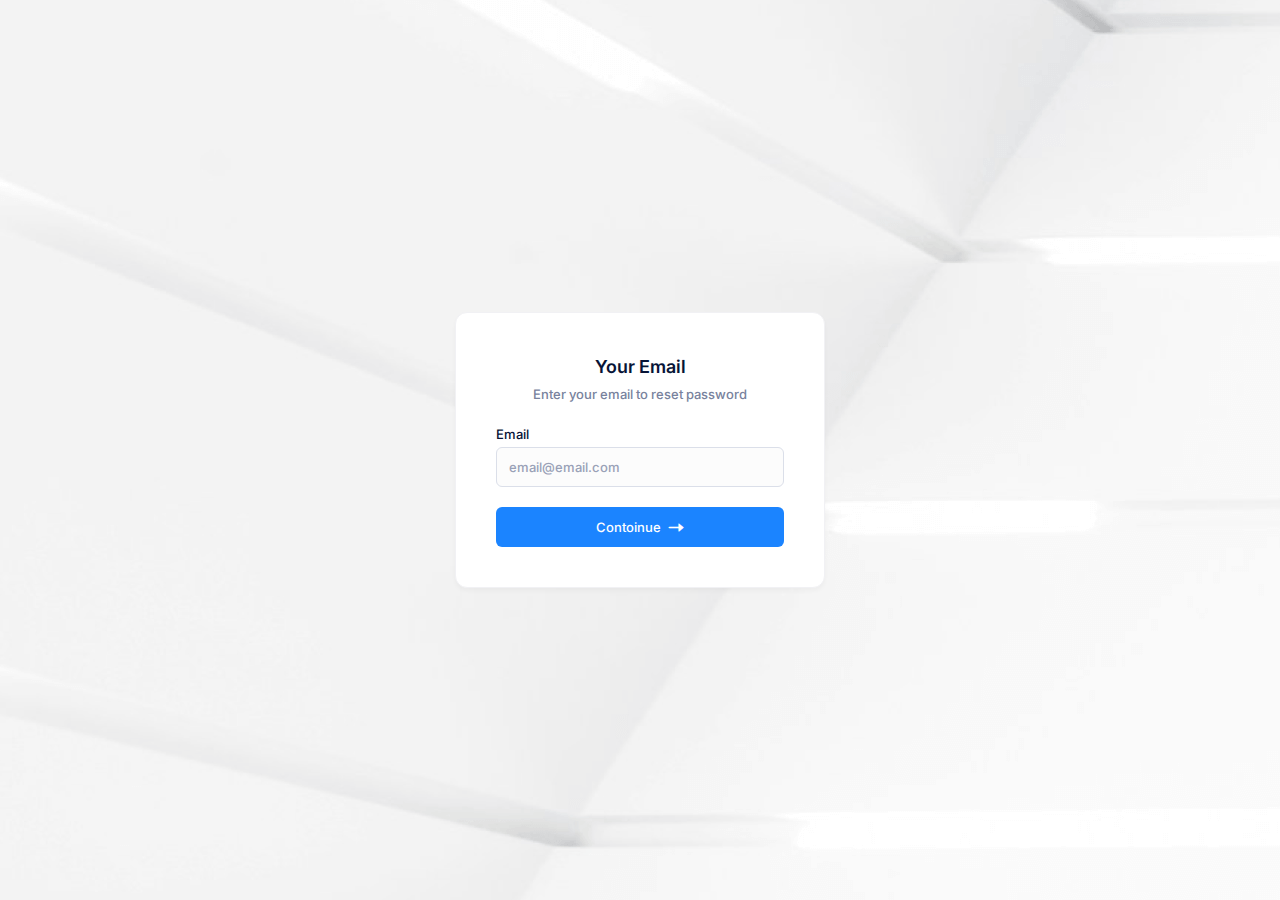
<file: enter-email.html>
<!--
Product: Metronic is a toolkit of UI components built with Tailwind CSS for developing scalable web applications quickly and efficiently
Version: v9.0.4
Author: Keenthemes
Contact: support@keenthemes.com
Website: https://www.keenthemes.com
Support: https://devs.keenthemes.com
Follow: https://www.twitter.com/keenthemes
License: https://keenthemes.com/metronic/tailwind/docs/getting-started/license
-->
<!DOCTYPE html>
<html class="h-full" data-theme="true" data-theme-mode="light" lang="en">
 <head>
  <title>
   Keyword Brain Reset Password
  </title>
  <meta charset="utf-8"/>
  <meta content="follow, index" name="robots"/>
  <link href="https://keenthemes.com/metronic" rel="canonical"/>
  <meta content="width=device-width, initial-scale=1, shrink-to-fit=no" name="viewport"/>
  <meta content="Enter email to reset password, using Tailwind CSS" name="description"/>
  <meta content="@keenthemes" name="twitter:site"/>
  <meta content="@keenthemes" name="twitter:creator"/>
  <meta content="summary_large_image" name="twitter:card"/>
  <meta content="Metronic - Tailwind CSS Enter Email" name="twitter:title"/>
  <meta content="Enter email to reset password, using Tailwind CSS" name="twitter:description"/>
  <meta content="assets/media/app/og-image.png" name="twitter:image"/>
  <meta content="https://keenthemes.com/metronic" property="og:url"/>
  <meta content="en_US" property="og:locale"/>
  <meta content="website" property="og:type"/>
  <meta content="@keenthemes" property="og:site_name"/>
  <meta content="Metronic - Tailwind CSS Enter Email" property="og:title"/>
  <meta content="Enter email to reset password, using Tailwind CSS" property="og:description"/>
  <meta content="assets/media/app/og-image.png" property="og:image"/>
  <link href="assets/media/app/apple-touch-icon.png" rel="apple-touch-icon" sizes="180x180"/>
  <link href="assets/media/app/favicon-32x32.png" rel="icon" sizes="32x32" type="image/png"/>
  <link href="assets/media/app/favicon-16x16.png" rel="icon" sizes="16x16" type="image/png"/>
  <link href="assets/media/app/favicon.ico" rel="shortcut icon"/>
  <link href="https://fonts.googleapis.com/css2?family=Inter:wght@400;500;600;700&amp;display=swap" rel="stylesheet"/>
  <link href="assets/vendors/apexcharts/apexcharts.css" rel="stylesheet"/>
  <link href="assets/vendors/keenicons/styles.bundle.css" rel="stylesheet"/>
  <link href="assets/css/styles.css" rel="stylesheet"/>
 </head>
 <body class="antialiased flex h-full text-base text-gray-700 dark:bg-coal-500">
  <!-- Theme Mode -->
  <script>
   const defaultThemeMode = 'light'; // light|dark|system
		let themeMode;

		if ( document.documentElement ) {
			if ( localStorage.getItem('theme')) {
					themeMode = localStorage.getItem('theme');
			} else if ( document.documentElement.hasAttribute('data-theme-mode')) {
				themeMode = document.documentElement.getAttribute('data-theme-mode');
			} else {
				themeMode = defaultThemeMode;
			}

			if (themeMode === 'system') {
				themeMode = window.matchMedia('(prefers-color-scheme: dark)').matches ? 'dark' : 'light';
			}

			document.documentElement.classList.add(themeMode);
		}
  </script>
  <!-- End of Theme Mode -->
  <!-- Page -->
  <style>
   .page-bg {
			background-image: url('assets/media/images/2600x1200/bg-10.png');
		}
		.dark .page-bg {
			background-image: url('assets/media/images/2600x1200/bg-10-dark.png');
		}
  </style>
  <div class="flex items-center justify-center grow bg-center bg-no-repeat page-bg">
   <div class="card max-w-[370px] w-full">
    <form action="#" class="card-body flex flex-col gap-5 p-10" id="reset_password_enter_email_form" method="post">
     <div class="text-center">
      <h3 class="text-lg font-semibold text-gray-900">
       Your Email
      </h3>
      <span class="text-2sm text-gray-600 font-medium">
       Enter your email to reset password
      </span>
     </div>
     <div class="flex flex-col gap-1">
      <label class="form-label text-gray-900">
       Email
      </label>
      <input class="input" placeholder="email@email.com" type="text" value=""/>
     </div>
     <a class="btn btn-primary flex justify-center grow" href="html/demo1/authentication/classic/reset-password/check-email.html">
      Contoinue
      <i class="ki-filled ki-black-right">
      </i>
     </a>
    </form>
   </div>
  </div>
  <!-- End of Page -->
  <!-- Scripts -->
  <script src="assets/js/core.bundle.js">
  </script>
  <script src="assets/vendors/apexcharts/apexcharts.min.js">
  </script>
  <!-- End of Scripts -->
 </body>
</html>
</file>
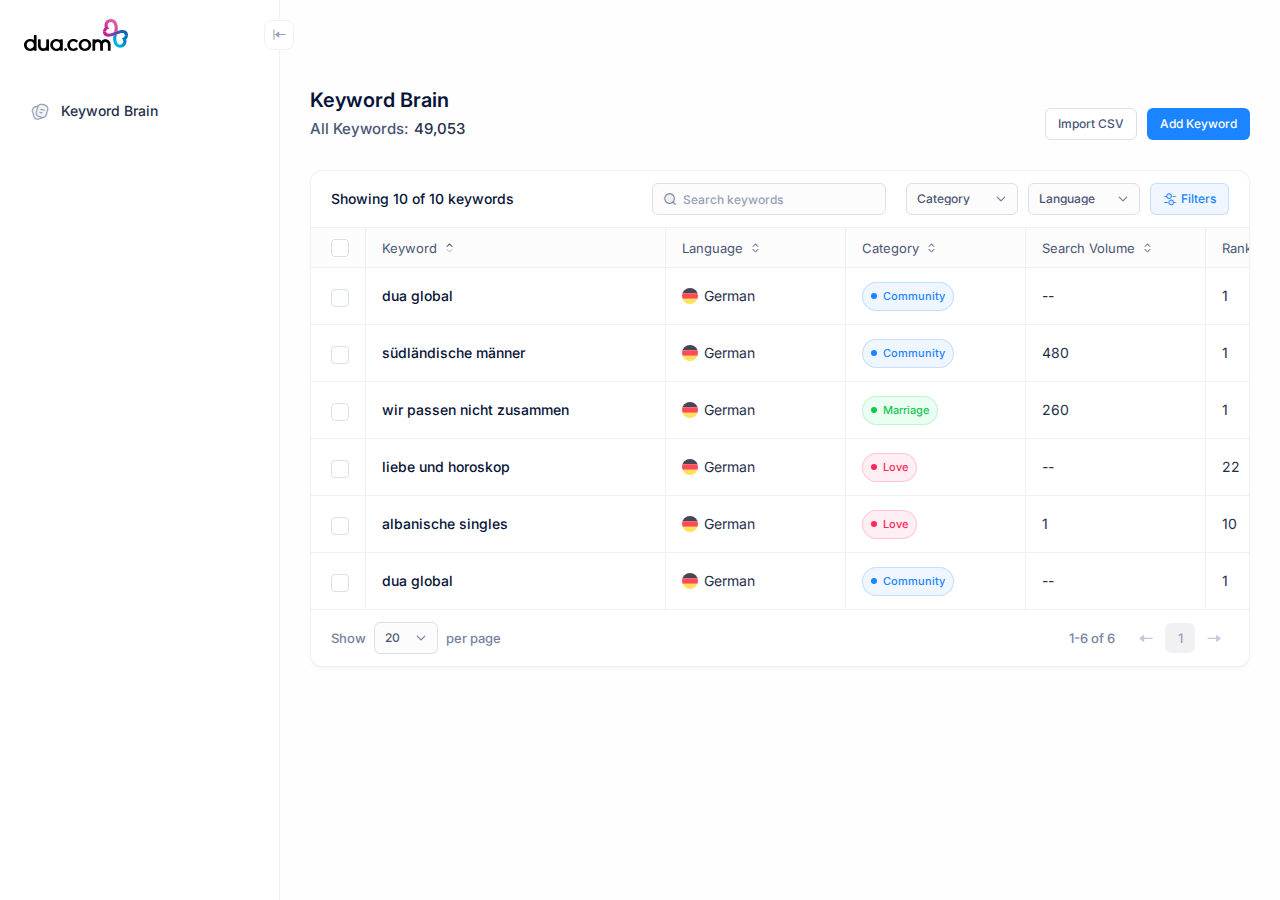
<file: german.html>
<!--
Product: Metronic is a toolkit of UI components built with Tailwind CSS for developing scalable web applications quickly and efficiently
Version: v9.0.4
Author: Keenthemes
Contact: support@keenthemes.com
Website: https://www.keenthemes.com
Support: https://devs.keenthemes.com
Follow: https://www.twitter.com/keenthemes
License: https://keenthemes.com/metronic/tailwind/docs/getting-started/license
-->
<!DOCTYPE html>
<html class="h-full" data-theme="true" data-theme-mode="light" lang="en">
 <head>
  <title>
    Keyword Brain
  </title>
  <meta charset="utf-8"/>
  <meta content="follow, index" name="robots"/>
  <link href="https://keenthemes.com/metronic" rel="canonical"/>
  <meta content="width=device-width, initial-scale=1, shrink-to-fit=no" name="viewport"/>
  <meta content="Keyword Brain" name="description"/>
  <meta content="@keenthemes" name="twitter:site"/>
  <meta content="@keenthemes" name="twitter:creator"/>
  <meta content="summary_large_image" name="twitter:card"/>
  <meta content="Keyword Brain" name="twitter:title"/>
  <meta content="Keyword Brain" name="twitter:description"/>
  <meta content="assets/media/app/og-image.png" name="twitter:image"/>
  <meta content="https://keenthemes.com/metronic" property="og:url"/>
  <meta content="en_US" property="og:locale"/>
  <meta content="website" property="og:type"/>
  <meta content="@keenthemes" property="og:site_name"/>
  <meta content="Keyword Brain" property="og:title"/>
  <meta content="Keyword Brain" property="og:description"/>
  <meta content="assets/media/app/og-image.png" property="og:image"/>
  <link href="assets/media/app/apple-touch-icon-dua.png" rel="apple-touch-icon" sizes="180x180"/>
  <link href="assets/media/app/favicon-32x32.png" rel="icon" sizes="32x32" type="image/png"/>
  <link href="assets/media/app/favicon-16x16.png" rel="icon" sizes="16x16" type="image/png"/>
  <link href="assets/media/app/favicon.ico" rel="shortcut icon"/>
  <link href="https://fonts.googleapis.com/css2?family=Inter:wght@400;500;600;700&amp;display=swap" rel="stylesheet"/>
  <link href="assets/vendors/apexcharts/apexcharts.css" rel="stylesheet"/>
  <link href="assets/vendors/keenicons/styles.bundle.css" rel="stylesheet"/>
  <link href="assets/css/styles.css" rel="stylesheet"/>
 </head>
 <body class="antialiased flex h-full text-base text-gray-700 demo1 sidebar-fixed header-fixed bg-[#fefefe] dark:bg-coal-500">
  <!-- Theme Mode -->
  <script>
   const defaultThemeMode = 'light'; // light|dark|system
		let themeMode;

		if ( document.documentElement ) {
			if ( localStorage.getItem('theme')) {
					themeMode = localStorage.getItem('theme');
			} else if ( document.documentElement.hasAttribute('data-theme-mode')) {
				themeMode = document.documentElement.getAttribute('data-theme-mode');
			} else {
				themeMode = defaultThemeMode;
			}

			if (themeMode === 'system') {
				themeMode = window.matchMedia('(prefers-color-scheme: dark)').matches ? 'dark' : 'light';
			}

			document.documentElement.classList.add(themeMode);
		}
  </script>
  <!-- End of Theme Mode -->
  <!-- Page -->
  <!-- Main -->
  <div class="flex grow">
   <!-- Sidebar -->
   <div class="sidebar dark:bg-coal-600 bg-light border-r border-r-gray-200 dark:border-r-coal-100 fixed top-0 bottom-0 z-20 hidden lg:flex flex-col items-stretch shrink-0" data-drawer="true" data-drawer-class="drawer drawer-start top-0 bottom-0" data-drawer-enable="true|lg:false" id="sidebar">
    <div class="sidebar-header hidden lg:flex items-center relative justify-between px-3 lg:px-6 shrink-0" id="sidebar_header">
     <a class="dark:hidden" href="html/demo1.html">
      <img class="default-logo min-h-[22px] max-w-none" src="assets/media/app/dua_logo_coloreed.svg"/>
      <img class="small-logo min-h-[22px] max-w-none" src="assets/media/app/apple-touch-icon-dua-mini.png"/>
     </a>
     <button class="btn btn-icon btn-icon-md size-[30px] rounded-lg border border-gray-200 dark:border-gray-300 bg-light text-gray-500 hover:text-gray-700 toggle absolute left-full top-2/4 -translate-x-2/4 -translate-y-2/4" data-toggle="body" data-toggle-class="sidebar-collapse" id="sidebar_toggle">
      <i class="ki-filled ki-black-left-line toggle-active:rotate-180 transition-all duration-300">
      </i>
     </button>
    </div>
    <div class="sidebar-content flex grow shrink-0 py-5 pr-2" id="sidebar_content">
     <div class="scrollable-y-hover grow shrink-0 flex pl-2 lg:pl-5 pr-1 lg:pr-3" data-scrollable="true" data-scrollable-dependencies="#sidebar_header" data-scrollable-height="auto" data-scrollable-offset="0px" data-scrollable-wrappers="#sidebar_content" id="sidebar_scrollable">
      <!-- Sidebar Menu -->
      <div class="menu flex flex-col grow gap-0.5" data-menu="true" data-menu-accordion-expand-all="false" id="sidebar_menu">

       <div class="menu-item">
        <div class="menu-label border border-transparent gap-[10px] pl-[10px] pr-[10px] py-[6px]" href="" tabindex="0">
         <span class="menu-icon items-start text-gray-500 dark:text-gray-400 w-[20px]">
          <i class="ki-filled ki-note-2 text-lg">
          </i>
         </span>
         <span class="menu-title text-sm font-medium text-gray-800">
          <a href="keyword-brain.html">Keyword Brain</a> 
         </span>
         
        </div>
       </div>
      </div>
      <!-- End of Sidebar Menu -->
     </div>
    </div>
   </div>
   <!-- End of Sidebar -->
   <!-- Wrapper -->
   <div class="wrapper flex grow flex-col">
    <!-- Header -->
    <header class="header fixed top-0 z-10 left-0 right-0 flex items-stretch shrink-0 bg-[#fefefe] dark:bg-coal-500" data-sticky="true" data-sticky-class="shadow-sm dark:border-b dark:border-b-coal-100" data-sticky-name="header" id="header">
     <!-- Container -->
     <div class="container-fixed flex justify-between items-stretch lg:gap-4" id="header_container">
      <!-- Mobile Logo -->
      <div class="flex gap-1 lg:hidden items-center -ml-1">
       <a class="shrink-0" href="html/demo1.html">
        <img class="max-h-[25px] w-full" src="assets/media/app/mini-logo.svg"/>
       </a>
       <div class="flex items-center">
        <button class="btn btn-icon btn-light btn-clear btn-sm" data-drawer-toggle="#sidebar">
         <i class="ki-filled ki-menu">
         </i>
        </button>
       </div>
      </div>
      <!-- End of Mobile Logo -->
     
     </div>
     <!-- End of Container -->
    </header>
    <!-- End of Header -->
    <!-- Content -->
    <main class="grow content pt-5" id="content" role="content">
     <!-- Container -->
     <div class="container-fixed" id="content_container">
     </div>
     <!-- End of Container -->
     <!-- Container -->
     <div class="container-fixed">
      <div class="flex flex-wrap items-center lg:items-end justify-between gap-5 pb-7.5">
       <div class="flex flex-col justify-center gap-2">
        <h1 class="text-xl font-semibold leading-none text-gray-900">
            Keyword Brain
        </h1>
        <div class="flex items-center flex-wrap gap-1.5 font-medium">
         <span class="text-md text-gray-700">
          All Keywords:
         </span>
         <span class="text-md text-gray-800 font-medium me-2">
          49,053
         </span>
        </div>
       </div>
       <div class="flex items-center gap-2.5">
        <a class="btn btn-sm btn-light" href="#">
         Import CSV
        </a>
        <a class="btn btn-sm btn-primary" href="#">
         Add Keyword
        </a>
       </div>
      </div>
     </div>
     <!-- End of Container -->
     <!-- Container -->
     <div class="container-fixed">
      <div class="grid gap-5 lg:gap-7.5">
       <div class="card card-grid min-w-full">
        <div class="card-header flex-wrap gap-2">
         <h3 class="card-title font-medium text-sm">
          Showing 10 of 10 keywords
         </h3>
         <div class="flex flex-wrap gap-2 lg:gap-5">
          <div class="flex">
           <label class="input input-sm">
            <i class="ki-filled ki-magnifier">
            </i>
            <input placeholder="Search keywords" type="text" value="">
            </input>
           </label>
          </div>
          <div class="flex flex-wrap gap-2.5">
            <select class="select select-sm w-28" onchange="redirectToPage(this)">
               <option value="">Category</option>
               <option value="dating.html">Dating</option>
               <option value="community.html">Community</option>
               <option value="marriage.html">Marriage</option>
               <option value="love.html">Love</option>
           </select>
           
           <script>
               function redirectToPage(select) {
                   const value = select.value;
                   if (value) {
                       window.location.href = value;
                   }
               }
           </script>
           <select class="select select-sm w-28" onchange="redirectToPage(this)">
            <option value="">
             Language
            </option>
            <option value="german.html">
             German
            </option>
            <option value="english.html">
             English
            </option>
           </select>
           <script>
            function redirectToPage(select) {
                const value = select.value;
                if (value) {
                    window.location.href = value;
                }
            }
        </script>
           <button class="btn btn-sm btn-outline btn-primary">
            <i class="ki-filled ki-setting-4">
            </i>
            Filters
           </button>
          </div>
         </div>
        </div>
        <div class="card-body">
         <div data-datatable="true" data-datatable-page-size="20">
          <div class="scrollable-x-auto">
           <table class="table table-auto table-border" data-datatable-table="true">
            <thead>
             <tr>
              <th class="w-[60px] text-center">
               <input class="checkbox checkbox-sm" data-datatable-check="true" type="checkbox"/>
              </th>
              <th class="min-w-[300px]">
               <span class="sort asc">
                <span class="sort-label font-normal text-gray-700">
                 Keyword
                </span>
                <span class="sort-icon">
                </span>
               </span>
              </th>
              <th class="min-w-[180px]">
               <span class="sort">
                <span class="sort-label font-normal text-gray-700">
                 Language
                </span>
                <span class="sort-icon">
                </span>
               </span>
              </th>
              <th class="min-w-[180px]">
               <span class="sort">
                <span class="sort-label font-normal text-gray-700">
                 Category
                </span>
                <span class="sort-icon">
                </span>
               </span>
              </th>
              <th class="min-w-[180px]">
               <span class="sort">
                <span class="sort-label font-normal text-gray-700">
                    Search Volume
                </span>
                <span class="sort-icon">
                </span>
               </span>
              </th>
              <th class="min-w-[180px]">
               <span class="sort">
                <span class="sort-label font-normal text-gray-700">
                    Rank
                </span>
                <span class="sort-icon">
                </span>
               </span>
              </th>
              <th class="min-w-[180px]">
                <span class="sort">
                 <span class="sort-label font-normal text-gray-700">
                    Impressions
                 </span>
                 <span class="sort-icon">
                 </span>
                </span>
               </th>
               <th class="min-w-[180px]">
                <span class="sort">
                 <span class="sort-label font-normal text-gray-700">
                    Clicks
                 </span>
                 <span class="sort-icon">
                 </span>
                </span>
               </th>
               <th class="min-w-[180px]">
                <span class="sort">
                 <span class="sort-label font-normal text-gray-700">
                    Installs
                 </span>
                 <span class="sort-icon">
                 </span>
                </span>
               </th>
               <th class="min-w-[180px]">
                <span class="sort">
                 <span class="sort-label font-normal text-gray-700">
                    Reg. Users
                 </span>
                 <span class="sort-icon">
                 </span>
                </span>
               </th>
              <th class="w-[60px]">
              </th>
             </tr>
            </thead>
            <tbody>
             <tr>
              <td class="text-center">
               <input class="checkbox checkbox-sm" data-datatable-row-check="true" type="checkbox" value="2"/>
              </td>
              <td>
               <div class="flex items-center gap-2.5">
                <div class="flex flex-col">
                 <a class="text-sm font-medium text-gray-900 hover:text-primary-active mb-px" href="#">
                  dua global
                 </a>
                </div>
               </div>
              </td>
              <td>
               <div class="flex items-center text-gray-800 font-normal gap-1.5">
                  <img alt="" class="rounded-full size-4 shrink-0" src="assets/media/flags/germany.svg"/>
                  German
               </div>
              </td>
              <td>
               <span class="badge badge-primary badge-outline rounded-[30px]">
                <span class="size-1.5 rounded-full bg-primary me-1.5">
                </span>
                Community
               </span>
              </td>
              <td>
               <div class="flex items-center text-gray-800 font-normal gap-1.5">
                --
               </div>
              </td>
              <td class="text-gray-800 font-normal">
               1
              </td>
              <td class="text-gray-800 font-normal">
               367
              </td>
              <td class="text-gray-800 font-normal">
               67
              </td>
              <td class="text-gray-800 font-normal">
               198
              </td>
              <td class="text-gray-800 font-normal">
               2398
              </td>
              <td class="text-center">
               <div class="menu flex-inline" data-menu="true">
                <div class="menu-item" data-menu-item-offset="0, 10px" data-menu-item-placement="bottom-end" data-menu-item-toggle="dropdown" data-menu-item-trigger="click|lg:click">
                 <button class="menu-toggle btn btn-sm btn-icon btn-light btn-clear">
                  <i class="ki-filled ki-dots-vertical">
                  </i>
                 </button>
                 <div class="menu-dropdown menu-default w-full max-w-[175px]" data-menu-dismiss="true">
                  <div class="menu-item">
                   <a class="menu-link" href="#">
                    <span class="menu-icon">
                     <i class="ki-filled ki-search-list">
                     </i>
                    </span>
                    <span class="menu-title">
                     View
                    </span>
                   </a>
                  </div>
                  <div class="menu-item">
                   <a class="menu-link" href="#">
                    <span class="menu-icon">
                     <i class="ki-filled ki-file-up">
                     </i>
                    </span>
                    <span class="menu-title">
                     Export
                    </span>
                   </a>
                  </div>
                  <div class="menu-separator">
                  </div>
                  <div class="menu-item">
                   <a class="menu-link" href="#">
                    <span class="menu-icon">
                     <i class="ki-filled ki-pencil">
                     </i>
                    </span>
                    <span class="menu-title">
                     Edit
                    </span>
                   </a>
                  </div>
                  <div class="menu-item">
                   <a class="menu-link" href="#">
                    <span class="menu-icon">
                     <i class="ki-filled ki-copy">
                     </i>
                    </span>
                    <span class="menu-title">
                     Make a copy
                    </span>
                   </a>
                  </div>
                  <div class="menu-separator">
                  </div>
                  <div class="menu-item">
                   <a class="menu-link" href="#">
                    <span class="menu-icon">
                     <i class="ki-filled ki-trash">
                     </i>
                    </span>
                    <span class="menu-title">
                     Remove
                    </span>
                   </a>
                  </div>
                 </div>
                </div>
               </div>
              </td>
             </tr>
              <tr>
               <td class="text-center">
                <input class="checkbox checkbox-sm" data-datatable-row-check="true" type="checkbox" value="2"/>
               </td>
               <td>
                <div class="flex items-center gap-2.5">
                 <div class="flex flex-col">
                  <a class="text-sm font-medium text-gray-900 hover:text-primary-active mb-px" href="#">
                     südländische männer
                  </a>
                 </div>
                </div>
               </td>
               <td>
                <div class="flex items-center text-gray-800 font-normal gap-1.5">
                   <img alt="" class="rounded-full size-4 shrink-0" src="assets/media/flags/germany.svg"/>
                   German
                </div>
               </td>
               <td>
                <span class="badge badge-primary badge-outline rounded-[30px]">
                 <span class="size-1.5 rounded-full bg-primary me-1.5">
                 </span>
                 Community
                </span>
               </td>
               <td>
                <div class="flex items-center text-gray-800 font-normal gap-1.5">
                 480
                </div>
               </td>
               <td class="text-gray-800 font-normal">
                1
               </td>
               <td class="text-gray-800 font-normal">
                267
               </td>
               <td class="text-gray-800 font-normal">
                52
               </td>
               <td class="text-gray-800 font-normal">
                235
               </td>
               <td class="text-gray-800 font-normal">
                12
               </td>
               <td class="text-center">
                <div class="menu flex-inline" data-menu="true">
                 <div class="menu-item" data-menu-item-offset="0, 10px" data-menu-item-placement="bottom-end" data-menu-item-toggle="dropdown" data-menu-item-trigger="click|lg:click">
                  <button class="menu-toggle btn btn-sm btn-icon btn-light btn-clear">
                   <i class="ki-filled ki-dots-vertical">
                   </i>
                  </button>
                  <div class="menu-dropdown menu-default w-full max-w-[175px]" data-menu-dismiss="true">
                   <div class="menu-item">
                    <a class="menu-link" href="#">
                     <span class="menu-icon">
                      <i class="ki-filled ki-search-list">
                      </i>
                     </span>
                     <span class="menu-title">
                      View
                     </span>
                    </a>
                   </div>
                   <div class="menu-item">
                    <a class="menu-link" href="#">
                     <span class="menu-icon">
                      <i class="ki-filled ki-file-up">
                      </i>
                     </span>
                     <span class="menu-title">
                      Export
                     </span>
                    </a>
                   </div>
                   <div class="menu-separator">
                   </div>
                   <div class="menu-item">
                    <a class="menu-link" href="#">
                     <span class="menu-icon">
                      <i class="ki-filled ki-pencil">
                      </i>
                     </span>
                     <span class="menu-title">
                      Edit
                     </span>
                    </a>
                   </div>
                   <div class="menu-item">
                    <a class="menu-link" href="#">
                     <span class="menu-icon">
                      <i class="ki-filled ki-copy">
                      </i>
                     </span>
                     <span class="menu-title">
                      Make a copy
                     </span>
                    </a>
                   </div>
                   <div class="menu-separator">
                   </div>
                   <div class="menu-item">
                    <a class="menu-link" href="#">
                     <span class="menu-icon">
                      <i class="ki-filled ki-trash">
                      </i>
                     </span>
                     <span class="menu-title">
                      Remove
                     </span>
                    </a>
                   </div>
                  </div>
                 </div>
                </div>
               </td>
              </tr>
              <tr>
               <td class="text-center">
                <input class="checkbox checkbox-sm" data-datatable-row-check="true" type="checkbox" value="3"/>
               </td>
               <td>
                <div class="flex items-center gap-2.5">
                 <div class="flex flex-col">
                  <a class="text-sm font-medium text-gray-900 hover:text-primary-active mb-px" href="#">
                     wir passen nicht zusammen
                  </a>
                 </div>
                </div>
               </td>
               <td>
                <div class="flex items-center text-gray-800 font-normal gap-1.5">
                   <img alt="" class="rounded-full size-4 shrink-0" src="assets/media/flags/germany.svg"/>
                   German
                </div>
               </td>
               <td>
                <span class="badge badge-success badge-outline rounded-[30px]">
                 <span class="size-1.5 rounded-full bg-success me-1.5">
                 </span>
                 Marriage
                </span>
               </td>
               <td>
                <div class="flex items-center text-gray-800 font-normal gap-1.5">
                 260
                </div>
               </td>
               <td class="text-gray-800 font-normal">
                1
               </td>
               <td class="text-gray-800 font-normal">
                54
               </td>
               <td class="text-gray-800 font-normal">
                234
               </td>
               <td class="text-gray-800 font-normal">
                84
               </td>
               <td class="text-gray-800 font-normal">
                64
               </td>
               <td class="text-center">
                <div class="menu flex-inline" data-menu="true">
                 <div class="menu-item" data-menu-item-offset="0, 10px" data-menu-item-placement="bottom-end" data-menu-item-toggle="dropdown" data-menu-item-trigger="click|lg:click">
                  <button class="menu-toggle btn btn-sm btn-icon btn-light btn-clear">
                   <i class="ki-filled ki-dots-vertical">
                   </i>
                  </button>
                  <div class="menu-dropdown menu-default w-full max-w-[175px]" data-menu-dismiss="true">
                   <div class="menu-item">
                    <a class="menu-link" href="#">
                     <span class="menu-icon">
                      <i class="ki-filled ki-search-list">
                      </i>
                     </span>
                     <span class="menu-title">
                      View
                     </span>
                    </a>
                   </div>
                   <div class="menu-item">
                    <a class="menu-link" href="#">
                     <span class="menu-icon">
                      <i class="ki-filled ki-file-up">
                      </i>
                     </span>
                     <span class="menu-title">
                      Export
                     </span>
                    </a>
                   </div>
                   <div class="menu-separator">
                   </div>
                   <div class="menu-item">
                    <a class="menu-link" href="#">
                     <span class="menu-icon">
                      <i class="ki-filled ki-pencil">
                      </i>
                     </span>
                     <span class="menu-title">
                      Edit
                     </span>
                    </a>
                   </div>
                   <div class="menu-item">
                    <a class="menu-link" href="#">
                     <span class="menu-icon">
                      <i class="ki-filled ki-copy">
                      </i>
                     </span>
                     <span class="menu-title">
                      Make a copy
                     </span>
                    </a>
                   </div>
                   <div class="menu-separator">
                   </div>
                   <div class="menu-item">
                    <a class="menu-link" href="#">
                     <span class="menu-icon">
                      <i class="ki-filled ki-trash">
                      </i>
                     </span>
                     <span class="menu-title">
                      Remove
                     </span>
                    </a>
                   </div>
                  </div>
                 </div>
                </div>
               </td>
              </tr>
              <tr>
               <td class="text-center">
                <input class="checkbox checkbox-sm" data-datatable-row-check="true" type="checkbox" value="4"/>
               </td>
               <td>
                <div class="flex items-center gap-2.5">
                 <div class="flex flex-col">
                  <a class="text-sm font-medium text-gray-900 hover:text-primary-active mb-px" href="#">
                     liebe und horoskop
                  </a>
                 </div>
                </div>
               </td>
               <td>
                <div class="flex items-center text-gray-800 font-normal gap-1.5">
                   <img alt="" class="rounded-full size-4 shrink-0" src="assets/media/flags/germany.svg"/>
                   German
                </div>
               </td>
               <td>
                <span class="badge badge-danger badge-outline rounded-[30px]">
                 <span class="size-1.5 rounded-full bg-danger me-1.5">
                 </span>
                 Love
                </span>
               </td>
               <td>
                <div class="flex items-center text-gray-800 font-normal gap-1.5">
                 --
                </div>
               </td>
               <td class="text-gray-800 font-normal">
                22
               </td>
               <td class="text-gray-800 font-normal">
                65
               </td>
               <td class="text-gray-800 font-normal">
                673
               </td>
               <td class="text-gray-800 font-normal">
                98
               </td>
               <td class="text-gray-800 font-normal">
                28
               </td>
               <td class="text-center">
                <div class="menu flex-inline" data-menu="true">
                 <div class="menu-item" data-menu-item-offset="0, 10px" data-menu-item-placement="bottom-end" data-menu-item-toggle="dropdown" data-menu-item-trigger="click|lg:click">
                  <button class="menu-toggle btn btn-sm btn-icon btn-light btn-clear">
                   <i class="ki-filled ki-dots-vertical">
                   </i>
                  </button>
                  <div class="menu-dropdown menu-default w-full max-w-[175px]" data-menu-dismiss="true">
                   <div class="menu-item">
                    <a class="menu-link" href="#">
                     <span class="menu-icon">
                      <i class="ki-filled ki-search-list">
                      </i>
                     </span>
                     <span class="menu-title">
                      View
                     </span>
                    </a>
                   </div>
                   <div class="menu-item">
                    <a class="menu-link" href="#">
                     <span class="menu-icon">
                      <i class="ki-filled ki-file-up">
                      </i>
                     </span>
                     <span class="menu-title">
                      Export
                     </span>
                    </a>
                   </div>
                   <div class="menu-separator">
                   </div>
                   <div class="menu-item">
                    <a class="menu-link" href="#">
                     <span class="menu-icon">
                      <i class="ki-filled ki-pencil">
                      </i>
                     </span>
                     <span class="menu-title">
                      Edit
                     </span>
                    </a>
                   </div>
                   <div class="menu-item">
                    <a class="menu-link" href="#">
                     <span class="menu-icon">
                      <i class="ki-filled ki-copy">
                      </i>
                     </span>
                     <span class="menu-title">
                      Make a copy
                     </span>
                    </a>
                   </div>
                   <div class="menu-separator">
                   </div>
                   <div class="menu-item">
                    <a class="menu-link" href="#">
                     <span class="menu-icon">
                      <i class="ki-filled ki-trash">
                      </i>
                     </span>
                     <span class="menu-title">
                      Remove
                     </span>
                    </a>
                   </div>
                  </div>
                 </div>
                </div>
               </td>
              </tr>
              <tr>
               <td class="text-center">
                <input class="checkbox checkbox-sm" data-datatable-row-check="true" type="checkbox" value="4"/>
               </td>
               <td>
                <div class="flex items-center gap-2.5">
                 <div class="flex flex-col">
                  <a class="text-sm font-medium text-gray-900 hover:text-primary-active mb-px" href="#">
                     albanische singles
                  </a>
                 </div>
                </div>
               </td>
               <td>
                <div class="flex items-center text-gray-800 font-normal gap-1.5">
                   <img alt="" class="rounded-full size-4 shrink-0" src="assets/media/flags/germany.svg"/>
                   German
                </div>
               </td>
               <td>
                <span class="badge badge-danger badge-outline rounded-[30px]">
                 <span class="size-1.5 rounded-full bg-danger me-1.5">
                 </span>
                 Love
                </span>
               </td>
               <td>
                <div class="flex items-center text-gray-800 font-normal gap-1.5">
                 1
                </div>
               </td>
               <td class="text-gray-800 font-normal">
                10
               </td>
               <td class="text-gray-800 font-normal">
                72
               </td>
               <td class="text-gray-800 font-normal">
                39
               </td>
               <td class="text-gray-800 font-normal">
                273
               </td>
               <td class="text-gray-800 font-normal">
                12
               </td>
               <td class="text-center">
                <div class="menu flex-inline" data-menu="true">
                 <div class="menu-item" data-menu-item-offset="0, 10px" data-menu-item-placement="bottom-end" data-menu-item-toggle="dropdown" data-menu-item-trigger="click|lg:click">
                  <button class="menu-toggle btn btn-sm btn-icon btn-light btn-clear">
                   <i class="ki-filled ki-dots-vertical">
                   </i>
                  </button>
                  <div class="menu-dropdown menu-default w-full max-w-[175px]" data-menu-dismiss="true">
                   <div class="menu-item">
                    <a class="menu-link" href="#">
                     <span class="menu-icon">
                      <i class="ki-filled ki-search-list">
                      </i>
                     </span>
                     <span class="menu-title">
                      View
                     </span>
                    </a>
                   </div>
                   <div class="menu-item">
                    <a class="menu-link" href="#">
                     <span class="menu-icon">
                      <i class="ki-filled ki-file-up">
                      </i>
                     </span>
                     <span class="menu-title">
                      Export
                     </span>
                    </a>
                   </div>
                   <div class="menu-separator">
                   </div>
                   <div class="menu-item">
                    <a class="menu-link" href="#">
                     <span class="menu-icon">
                      <i class="ki-filled ki-pencil">
                      </i>
                     </span>
                     <span class="menu-title">
                      Edit
                     </span>
                    </a>
                   </div>
                   <div class="menu-item">
                    <a class="menu-link" href="#">
                     <span class="menu-icon">
                      <i class="ki-filled ki-copy">
                      </i>
                     </span>
                     <span class="menu-title">
                      Make a copy
                     </span>
                    </a>
                   </div>
                   <div class="menu-separator">
                   </div>
                   <div class="menu-item">
                    <a class="menu-link" href="#">
                     <span class="menu-icon">
                      <i class="ki-filled ki-trash">
                      </i>
                     </span>
                     <span class="menu-title">
                      Remove
                     </span>
                    </a>
                   </div>
                  </div>
                 </div>
                </div>
               </td>
              </tr>
              <tr>
               <td class="text-center">
                <input class="checkbox checkbox-sm" data-datatable-row-check="true" type="checkbox" value="2"/>
               </td>
               <td>
                <div class="flex items-center gap-2.5">
                 <div class="flex flex-col">
                  <a class="text-sm font-medium text-gray-900 hover:text-primary-active mb-px" href="#">
                   dua global
                  </a>
                 </div>
                </div>
               </td>
               <td>
                <div class="flex items-center text-gray-800 font-normal gap-1.5">
                   <img alt="" class="rounded-full size-4 shrink-0" src="assets/media/flags/germany.svg"/>
                   German
                </div>
               </td>
               <td>
                <span class="badge badge-primary badge-outline rounded-[30px]">
                 <span class="size-1.5 rounded-full bg-primary me-1.5">
                 </span>
                 Community
                </span>
               </td>
               <td>
                <div class="flex items-center text-gray-800 font-normal gap-1.5">
                 --
                </div>
               </td>
               <td class="text-gray-800 font-normal">
                1
               </td>
               <td class="text-gray-800 font-normal">
                367
               </td>
               <td class="text-gray-800 font-normal">
                67
               </td>
               <td class="text-gray-800 font-normal">
                198
               </td>
               <td class="text-gray-800 font-normal">
                2398
               </td>
               <td class="text-center">
                <div class="menu flex-inline" data-menu="true">
                 <div class="menu-item" data-menu-item-offset="0, 10px" data-menu-item-placement="bottom-end" data-menu-item-toggle="dropdown" data-menu-item-trigger="click|lg:click">
                  <button class="menu-toggle btn btn-sm btn-icon btn-light btn-clear">
                   <i class="ki-filled ki-dots-vertical">
                   </i>
                  </button>
                  <div class="menu-dropdown menu-default w-full max-w-[175px]" data-menu-dismiss="true">
                   <div class="menu-item">
                    <a class="menu-link" href="#">
                     <span class="menu-icon">
                      <i class="ki-filled ki-search-list">
                      </i>
                     </span>
                     <span class="menu-title">
                      View
                     </span>
                    </a>
                   </div>
                   <div class="menu-item">
                    <a class="menu-link" href="#">
                     <span class="menu-icon">
                      <i class="ki-filled ki-file-up">
                      </i>
                     </span>
                     <span class="menu-title">
                      Export
                     </span>
                    </a>
                   </div>
                   <div class="menu-separator">
                   </div>
                   <div class="menu-item">
                    <a class="menu-link" href="#">
                     <span class="menu-icon">
                      <i class="ki-filled ki-pencil">
                      </i>
                     </span>
                     <span class="menu-title">
                      Edit
                     </span>
                    </a>
                   </div>
                   <div class="menu-item">
                    <a class="menu-link" href="#">
                     <span class="menu-icon">
                      <i class="ki-filled ki-copy">
                      </i>
                     </span>
                     <span class="menu-title">
                      Make a copy
                     </span>
                    </a>
                   </div>
                   <div class="menu-separator">
                   </div>
                   <div class="menu-item">
                    <a class="menu-link" href="#">
                     <span class="menu-icon">
                      <i class="ki-filled ki-trash">
                      </i>
                     </span>
                     <span class="menu-title">
                      Remove
                     </span>
                    </a>
                   </div>
                  </div>
                 </div>
                </div>
               </td>
              </tr>
            </tbody>
           </table>
          </div>
          <div class="card-footer justify-center md:justify-between flex-col md:flex-row gap-5 text-gray-600 text-2sm font-medium">
           <div class="flex items-center gap-2 order-2 md:order-1">
            Show
            <select class="select select-sm w-16" data-datatable-size="true" name="perpage">
            </select>
            per page
           </div>
           <div class="flex items-center gap-4 order-1 md:order-2">
            <span data-datatable-info="true">
            </span>
            <div class="pagination" data-datatable-pagination="true">
            </div>
           </div>
          </div>
         </div>
        </div>
       </div>
       
     </div>
     <!-- End of Container -->
    </main>
    <!-- End of Content -->
    
   </div>
   <!-- End of Wrapper -->
  </div>
  <!-- End of Main -->
   
  <!-- End of Page -->
  <!-- Scripts -->
  <script src="assets/js/core.bundle.js">
  </script>
  <script src="assets/vendors/apexcharts/apexcharts.min.js">
  </script>
  <script src="assets/js/layouts/demo1.js">
  </script>
  <!-- End of Scripts -->
 </body>
</html>
</file>
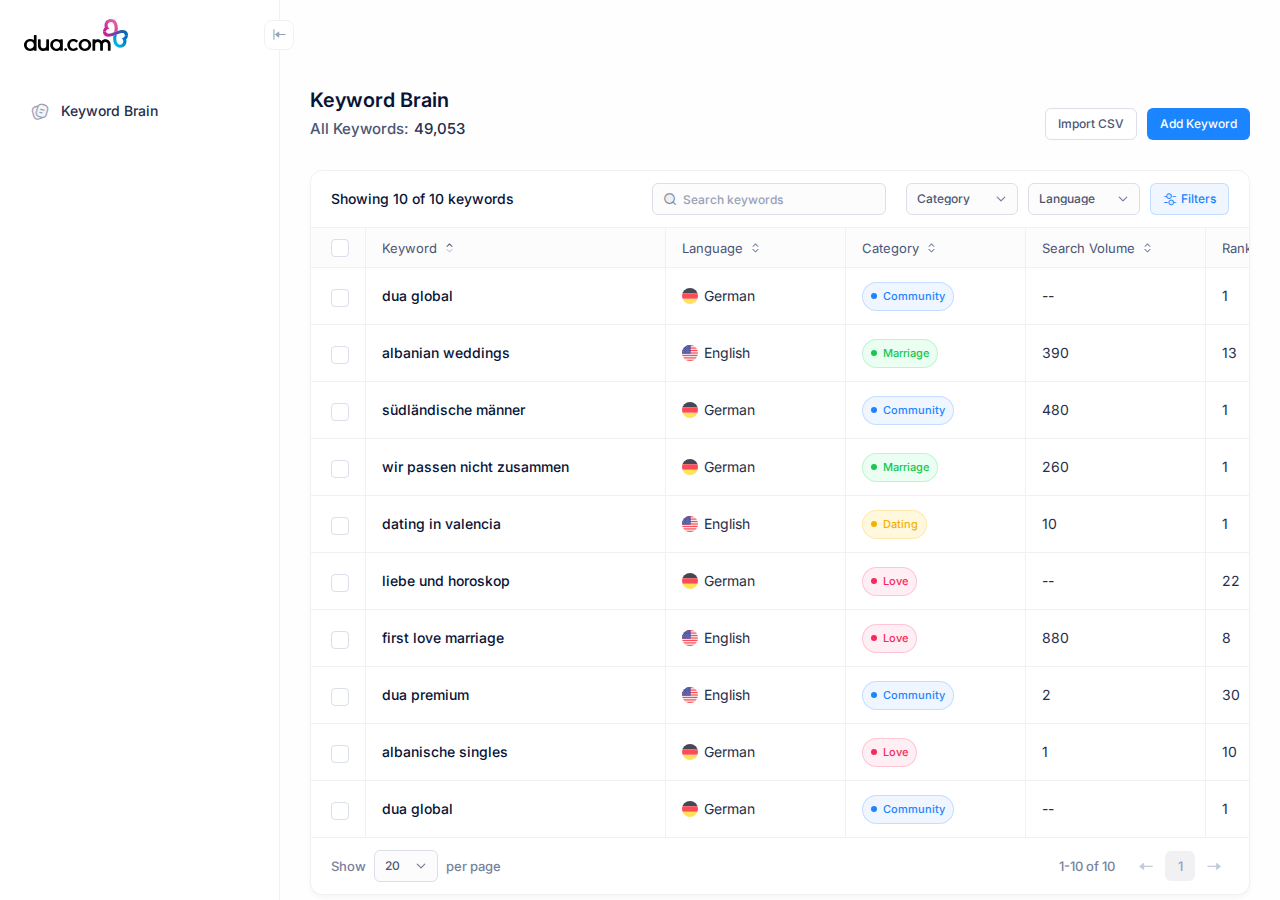
<file: keyword-brain.html>
<!--
Product: Metronic is a toolkit of UI components built with Tailwind CSS for developing scalable web applications quickly and efficiently
Version: v9.0.4
Author: Keenthemes
Contact: support@keenthemes.com
Website: https://www.keenthemes.com
Support: https://devs.keenthemes.com
Follow: https://www.twitter.com/keenthemes
License: https://keenthemes.com/metronic/tailwind/docs/getting-started/license
-->
<!DOCTYPE html>
<html class="h-full" data-theme="true" data-theme-mode="light" lang="en">
 <head>
  <title>
    Keyword Brain
  </title>
  <meta charset="utf-8"/>
  <meta content="follow, index" name="robots"/>
  <link href="https://keenthemes.com/metronic" rel="canonical"/>
  <meta content="width=device-width, initial-scale=1, shrink-to-fit=no" name="viewport"/>
  <meta content="Keyword Brain" name="description"/>
  <meta content="@keenthemes" name="twitter:site"/>
  <meta content="@keenthemes" name="twitter:creator"/>
  <meta content="summary_large_image" name="twitter:card"/>
  <meta content="Keyword Brain" name="twitter:title"/>
  <meta content="Keyword Brain" name="twitter:description"/>
  <meta content="assets/media/app/og-image.png" name="twitter:image"/>
  <meta content="https://keenthemes.com/metronic" property="og:url"/>
  <meta content="en_US" property="og:locale"/>
  <meta content="website" property="og:type"/>
  <meta content="@keenthemes" property="og:site_name"/>
  <meta content="Keyword Brain" property="og:title"/>
  <meta content="Keyword Brain" property="og:description"/>
  <meta content="assets/media/app/og-image.png" property="og:image"/>
  <link href="assets/media/app/apple-touch-icon-dua.png" rel="apple-touch-icon" sizes="180x180"/>
  <link href="assets/media/app/favicon-32x32.png" rel="icon" sizes="32x32" type="image/png"/>
  <link href="assets/media/app/favicon-16x16.png" rel="icon" sizes="16x16" type="image/png"/>
  <link href="assets/media/app/favicon.ico" rel="shortcut icon"/>
  <link href="https://fonts.googleapis.com/css2?family=Inter:wght@400;500;600;700&amp;display=swap" rel="stylesheet"/>
  <link href="assets/vendors/apexcharts/apexcharts.css" rel="stylesheet"/>
  <link href="assets/vendors/keenicons/styles.bundle.css" rel="stylesheet"/>
  <link href="assets/css/styles.css" rel="stylesheet"/>
 </head>
 <body class="antialiased flex h-full text-base text-gray-700 demo1 sidebar-fixed header-fixed bg-[#fefefe] dark:bg-coal-500">
  <!-- Theme Mode -->
  <script>
   const defaultThemeMode = 'light'; // light|dark|system
		let themeMode;

		if ( document.documentElement ) {
			if ( localStorage.getItem('theme')) {
					themeMode = localStorage.getItem('theme');
			} else if ( document.documentElement.hasAttribute('data-theme-mode')) {
				themeMode = document.documentElement.getAttribute('data-theme-mode');
			} else {
				themeMode = defaultThemeMode;
			}

			if (themeMode === 'system') {
				themeMode = window.matchMedia('(prefers-color-scheme: dark)').matches ? 'dark' : 'light';
			}

			document.documentElement.classList.add(themeMode);
		}
  </script>
  <!-- End of Theme Mode -->
  <!-- Page -->
  <!-- Main -->
  <div class="flex grow">
   <!-- Sidebar -->
   <div class="sidebar dark:bg-coal-600 bg-light border-r border-r-gray-200 dark:border-r-coal-100 fixed top-0 bottom-0 z-20 hidden lg:flex flex-col items-stretch shrink-0" data-drawer="true" data-drawer-class="drawer drawer-start top-0 bottom-0" data-drawer-enable="true|lg:false" id="sidebar">
    <div class="sidebar-header hidden lg:flex items-center relative justify-between px-3 lg:px-6 shrink-0" id="sidebar_header">
     <a class="dark:hidden" href="html/demo1.html">
      <img class="default-logo min-h-[22px] max-w-none" src="assets/media/app/dua_logo_coloreed.svg"/>
      <img class="small-logo min-h-[22px] max-w-none" src="assets/media/app/apple-touch-icon-dua-mini.png"/>
     </a>
     <button class="btn btn-icon btn-icon-md size-[30px] rounded-lg border border-gray-200 dark:border-gray-300 bg-light text-gray-500 hover:text-gray-700 toggle absolute left-full top-2/4 -translate-x-2/4 -translate-y-2/4" data-toggle="body" data-toggle-class="sidebar-collapse" id="sidebar_toggle">
      <i class="ki-filled ki-black-left-line toggle-active:rotate-180 transition-all duration-300">
      </i>
     </button>
    </div>
    <div class="sidebar-content flex grow shrink-0 py-5 pr-2" id="sidebar_content">
     <div class="scrollable-y-hover grow shrink-0 flex pl-2 lg:pl-5 pr-1 lg:pr-3" data-scrollable="true" data-scrollable-dependencies="#sidebar_header" data-scrollable-height="auto" data-scrollable-offset="0px" data-scrollable-wrappers="#sidebar_content" id="sidebar_scrollable">
      <!-- Sidebar Menu -->
      <div class="menu flex flex-col grow gap-0.5" data-menu="true" data-menu-accordion-expand-all="false" id="sidebar_menu">

       <div class="menu-item">
        <div class="menu-label border border-transparent gap-[10px] pl-[10px] pr-[10px] py-[6px]" href="" tabindex="0">
         <span class="menu-icon items-start text-gray-500 dark:text-gray-400 w-[20px]">
          <i class="ki-filled ki-note-2 text-lg">
          </i>
         </span>
         <span class="menu-title text-sm font-medium text-gray-800">
          <a href="keyword-brain.html">Keyword Brain</a> 
         </span>
         
        </div>
       </div>
      </div>
      <!-- End of Sidebar Menu -->
     </div>
    </div>
   </div>
   <!-- End of Sidebar -->
   <!-- Wrapper -->
   <div class="wrapper flex grow flex-col">
    <!-- Header -->
    <header class="header fixed top-0 z-10 left-0 right-0 flex items-stretch shrink-0 bg-[#fefefe] dark:bg-coal-500" data-sticky="true" data-sticky-class="shadow-sm dark:border-b dark:border-b-coal-100" data-sticky-name="header" id="header">
     <!-- Container -->
     <div class="container-fixed flex justify-between items-stretch lg:gap-4" id="header_container">
      <!-- Mobile Logo -->
      <div class="flex gap-1 lg:hidden items-center -ml-1">
       <a class="shrink-0" href="html/demo1.html">
        <img class="max-h-[25px] w-full" src="assets/media/app/mini-logo.svg"/>
       </a>
       <div class="flex items-center">
        <button class="btn btn-icon btn-light btn-clear btn-sm" data-drawer-toggle="#sidebar">
         <i class="ki-filled ki-menu">
         </i>
        </button>
       </div>
      </div>
      <!-- End of Mobile Logo -->
     
     </div>
     <!-- End of Container -->
    </header>
    <!-- End of Header -->
    <!-- Content -->
    <main class="grow content pt-5" id="content" role="content">
     <!-- Container -->
     <div class="container-fixed" id="content_container">
     </div>
     <!-- End of Container -->
     <!-- Container -->
     <div class="container-fixed">
      <div class="flex flex-wrap items-center lg:items-end justify-between gap-5 pb-7.5">
       <div class="flex flex-col justify-center gap-2">
        <h1 class="text-xl font-semibold leading-none text-gray-900">
            Keyword Brain
        </h1>
        <div class="flex items-center flex-wrap gap-1.5 font-medium">
         <span class="text-md text-gray-700">
          All Keywords:
         </span>
         <span class="text-md text-gray-800 font-medium me-2">
          49,053
         </span>
        </div>
       </div>
       <div class="flex items-center gap-2.5">
        <a class="btn btn-sm btn-light" href="#">
         Import CSV
        </a>
        <a class="btn btn-sm btn-primary" href="#">
         Add Keyword
        </a>
       </div>
      </div>
     </div>
     <!-- End of Container -->
     <!-- Container -->
     <div class="container-fixed">
      <div class="grid gap-5 lg:gap-7.5">
       <div class="card card-grid min-w-full">
        <div class="card-header flex-wrap gap-2">
         <h3 class="card-title font-medium text-sm">
          Showing 10 of 10 keywords
         </h3>
         <div class="flex flex-wrap gap-2 lg:gap-5">
          <div class="flex">
           <label class="input input-sm">
            <i class="ki-filled ki-magnifier">
            </i>
            <input placeholder="Search keywords" type="text" value="">
            </input>
           </label>
          </div>
          <div class="flex flex-wrap gap-2.5">
            <select class="select select-sm w-28" onchange="redirectToPage(this)">
               <option value="">Category</option>
               <option value="dating.html">Dating</option>
               <option value="community.html">Community</option>
               <option value="marriage.html">Marriage</option>
               <option value="love.html">Love</option>
           </select>
           
           <script>
               function redirectToPage(select) {
                   const value = select.value;
                   if (value) {
                       window.location.href = value;
                   }
               }
           </script>
           <select class="select select-sm w-28" onchange="redirectToPage(this)">
            <option value="">
             Language
            </option>
            <option value="german.html">
             German
            </option>
            <option value="english.html">
             English
            </option>
           </select>
           <script>
            function redirectToPage(select) {
                const value = select.value;
                if (value) {
                    window.location.href = value;
                }
            }
          </script>
           <button class="btn btn-sm btn-outline btn-primary">
            <i class="ki-filled ki-setting-4">
            </i>
            Filters
           </button>
          </div>
         </div>
        </div>
        <div class="card-body">
         <div data-datatable="true" data-datatable-page-size="20">
          <div class="scrollable-x-auto">
           <table class="table table-auto table-border" data-datatable-table="true">
            <thead>
             <tr>
              <th class="w-[60px] text-center">
               <input class="checkbox checkbox-sm" data-datatable-check="true" type="checkbox"/>
              </th>
              <th class="min-w-[300px]">
               <span class="sort asc">
                <span class="sort-label font-normal text-gray-700">
                 Keyword
                </span>
                <span class="sort-icon">
                </span>
               </span>
              </th>
              <th class="min-w-[180px]">
               <span class="sort">
                <span class="sort-label font-normal text-gray-700">
                 Language
                </span>
                <span class="sort-icon">
                </span>
               </span>
              </th>
              <th class="min-w-[180px]">
               <span class="sort">
                <span class="sort-label font-normal text-gray-700">
                 Category
                </span>
                <span class="sort-icon">
                </span>
               </span>
              </th>
              <th class="min-w-[180px]">
               <span class="sort">
                <span class="sort-label font-normal text-gray-700">
                    Search Volume
                </span>
                <span class="sort-icon">
                </span>
               </span>
              </th>
              <th class="min-w-[180px]">
               <span class="sort">
                <span class="sort-label font-normal text-gray-700">
                    Rank
                </span>
                <span class="sort-icon">
                </span>
               </span>
              </th>
              <th class="min-w-[180px]">
                <span class="sort">
                 <span class="sort-label font-normal text-gray-700">
                    Impressions
                 </span>
                 <span class="sort-icon">
                 </span>
                </span>
               </th>
               <th class="min-w-[180px]">
                <span class="sort">
                 <span class="sort-label font-normal text-gray-700">
                    Clicks
                 </span>
                 <span class="sort-icon">
                 </span>
                </span>
               </th>
               <th class="min-w-[180px]">
                <span class="sort">
                 <span class="sort-label font-normal text-gray-700">
                    Installs
                 </span>
                 <span class="sort-icon">
                 </span>
                </span>
               </th>
               <th class="min-w-[180px]">
                <span class="sort">
                 <span class="sort-label font-normal text-gray-700">
                    Reg. Users
                 </span>
                 <span class="sort-icon">
                 </span>
                </span>
               </th>
              <th class="w-[60px]">
              </th>
             </tr>
            </thead>
            <tbody>
             <tr>
              <td class="text-center">
               <input class="checkbox checkbox-sm" data-datatable-row-check="true" type="checkbox" value="2"/>
              </td>
              <td>
               <div class="flex items-center gap-2.5">
                <div class="flex flex-col">
                 <a class="text-sm font-medium text-gray-900 hover:text-primary-active mb-px" href="#">
                  dua global
                 </a>
                </div>
               </div>
              </td>
              <td>
               <div class="flex items-center text-gray-800 font-normal gap-1.5">
                  <img alt="" class="rounded-full size-4 shrink-0" src="assets/media/flags/germany.svg"/>
                  German
               </div>
              </td>
              <td>
               <span class="badge badge-primary badge-outline rounded-[30px]">
                <span class="size-1.5 rounded-full bg-primary me-1.5">
                </span>
                Community
               </span>
              </td>
              <td>
               <div class="flex items-center text-gray-800 font-normal gap-1.5">
                --
               </div>
              </td>
              <td class="text-gray-800 font-normal">
               1
              </td>
              <td class="text-gray-800 font-normal">
               367
              </td>
              <td class="text-gray-800 font-normal">
               67
              </td>
              <td class="text-gray-800 font-normal">
               198
              </td>
              <td class="text-gray-800 font-normal">
               2398
              </td>
              <td class="text-center">
               <div class="menu flex-inline" data-menu="true">
                <div class="menu-item" data-menu-item-offset="0, 10px" data-menu-item-placement="bottom-end" data-menu-item-toggle="dropdown" data-menu-item-trigger="click|lg:click">
                 <button class="menu-toggle btn btn-sm btn-icon btn-light btn-clear">
                  <i class="ki-filled ki-dots-vertical">
                  </i>
                 </button>
                 <div class="menu-dropdown menu-default w-full max-w-[175px]" data-menu-dismiss="true">
                  <div class="menu-item">
                   <a class="menu-link" href="#">
                    <span class="menu-icon">
                     <i class="ki-filled ki-search-list">
                     </i>
                    </span>
                    <span class="menu-title">
                     View
                    </span>
                   </a>
                  </div>
                  <div class="menu-item">
                   <a class="menu-link" href="#">
                    <span class="menu-icon">
                     <i class="ki-filled ki-file-up">
                     </i>
                    </span>
                    <span class="menu-title">
                     Export
                    </span>
                   </a>
                  </div>
                  <div class="menu-separator">
                  </div>
                  <div class="menu-item">
                   <a class="menu-link" href="#">
                    <span class="menu-icon">
                     <i class="ki-filled ki-pencil">
                     </i>
                    </span>
                    <span class="menu-title">
                     Edit
                    </span>
                   </a>
                  </div>
                  <div class="menu-item">
                   <a class="menu-link" href="#">
                    <span class="menu-icon">
                     <i class="ki-filled ki-copy">
                     </i>
                    </span>
                    <span class="menu-title">
                     Make a copy
                    </span>
                   </a>
                  </div>
                  <div class="menu-separator">
                  </div>
                  <div class="menu-item">
                   <a class="menu-link" href="#">
                    <span class="menu-icon">
                     <i class="ki-filled ki-trash">
                     </i>
                    </span>
                    <span class="menu-title">
                     Remove
                    </span>
                   </a>
                  </div>
                 </div>
                </div>
               </div>
              </td>
             </tr>
             <tr>
               <td class="text-center">
                <input class="checkbox checkbox-sm" data-datatable-row-check="true" type="checkbox" value="3"/>
               </td>
               <td>
                <div class="flex items-center gap-2.5">
                 <div class="flex flex-col">
                  <a class="text-sm font-medium text-gray-900 hover:text-primary-active mb-px" href="#">
                     albanian weddings
                  </a>
                 </div>
                </div>
               </td>
               <td>
                <div class="flex items-center text-gray-800 font-normal gap-1.5">
                   <img alt="" class="rounded-full size-4 shrink-0" src="assets/media/flags/united-states.svg"/>
                   English
                </div>
               </td>
               <td>
                <span class="badge badge-success badge-outline rounded-[30px]">
                 <span class="size-1.5 rounded-full bg-success me-1.5">
                 </span>
                 Marriage
                </span>
               </td>
               <td>
                <div class="flex items-center text-gray-800 font-normal gap-1.5">
                  390
                </div>
               </td>
               <td class="text-gray-800 font-normal">
                13
               </td>
               <td class="text-gray-800 font-normal">
                54
               </td>
               <td class="text-gray-800 font-normal">
                234
               </td>
               <td class="text-gray-800 font-normal">
                98
               </td>
               <td class="text-gray-800 font-normal">
                398
               </td>
               <td class="text-center">
                <div class="menu flex-inline" data-menu="true">
                 <div class="menu-item" data-menu-item-offset="0, 10px" data-menu-item-placement="bottom-end" data-menu-item-toggle="dropdown" data-menu-item-trigger="click|lg:click">
                  <button class="menu-toggle btn btn-sm btn-icon btn-light btn-clear">
                   <i class="ki-filled ki-dots-vertical">
                   </i>
                  </button>
                  <div class="menu-dropdown menu-default w-full max-w-[175px]" data-menu-dismiss="true">
                   <div class="menu-item">
                    <a class="menu-link" href="#">
                     <span class="menu-icon">
                      <i class="ki-filled ki-search-list">
                      </i>
                     </span>
                     <span class="menu-title">
                      View
                     </span>
                    </a>
                   </div>
                   <div class="menu-item">
                    <a class="menu-link" href="#">
                     <span class="menu-icon">
                      <i class="ki-filled ki-file-up">
                      </i>
                     </span>
                     <span class="menu-title">
                      Export
                     </span>
                    </a>
                   </div>
                   <div class="menu-separator">
                   </div>
                   <div class="menu-item">
                    <a class="menu-link" href="#">
                     <span class="menu-icon">
                      <i class="ki-filled ki-pencil">
                      </i>
                     </span>
                     <span class="menu-title">
                      Edit
                     </span>
                    </a>
                   </div>
                   <div class="menu-item">
                    <a class="menu-link" href="#">
                     <span class="menu-icon">
                      <i class="ki-filled ki-copy">
                      </i>
                     </span>
                     <span class="menu-title">
                      Make a copy
                     </span>
                    </a>
                   </div>
                   <div class="menu-separator">
                   </div>
                   <div class="menu-item">
                    <a class="menu-link" href="#">
                     <span class="menu-icon">
                      <i class="ki-filled ki-trash">
                      </i>
                     </span>
                     <span class="menu-title">
                      Remove
                     </span>
                    </a>
                   </div>
                  </div>
                 </div>
                </div>
               </td>
              </tr>
              <tr>
               <td class="text-center">
                <input class="checkbox checkbox-sm" data-datatable-row-check="true" type="checkbox" value="2"/>
               </td>
               <td>
                <div class="flex items-center gap-2.5">
                 <div class="flex flex-col">
                  <a class="text-sm font-medium text-gray-900 hover:text-primary-active mb-px" href="#">
                     südländische männer
                  </a>
                 </div>
                </div>
               </td>
               <td>
                <div class="flex items-center text-gray-800 font-normal gap-1.5">
                   <img alt="" class="rounded-full size-4 shrink-0" src="assets/media/flags/germany.svg"/>
                   German
                </div>
               </td>
               <td>
                <span class="badge badge-primary badge-outline rounded-[30px]">
                 <span class="size-1.5 rounded-full bg-primary me-1.5">
                 </span>
                 Community
                </span>
               </td>
               <td>
                <div class="flex items-center text-gray-800 font-normal gap-1.5">
                 480
                </div>
               </td>
               <td class="text-gray-800 font-normal">
                1
               </td>
               <td class="text-gray-800 font-normal">
                267
               </td>
               <td class="text-gray-800 font-normal">
                52
               </td>
               <td class="text-gray-800 font-normal">
                235
               </td>
               <td class="text-gray-800 font-normal">
                12
               </td>
               <td class="text-center">
                <div class="menu flex-inline" data-menu="true">
                 <div class="menu-item" data-menu-item-offset="0, 10px" data-menu-item-placement="bottom-end" data-menu-item-toggle="dropdown" data-menu-item-trigger="click|lg:click">
                  <button class="menu-toggle btn btn-sm btn-icon btn-light btn-clear">
                   <i class="ki-filled ki-dots-vertical">
                   </i>
                  </button>
                  <div class="menu-dropdown menu-default w-full max-w-[175px]" data-menu-dismiss="true">
                   <div class="menu-item">
                    <a class="menu-link" href="#">
                     <span class="menu-icon">
                      <i class="ki-filled ki-search-list">
                      </i>
                     </span>
                     <span class="menu-title">
                      View
                     </span>
                    </a>
                   </div>
                   <div class="menu-item">
                    <a class="menu-link" href="#">
                     <span class="menu-icon">
                      <i class="ki-filled ki-file-up">
                      </i>
                     </span>
                     <span class="menu-title">
                      Export
                     </span>
                    </a>
                   </div>
                   <div class="menu-separator">
                   </div>
                   <div class="menu-item">
                    <a class="menu-link" href="#">
                     <span class="menu-icon">
                      <i class="ki-filled ki-pencil">
                      </i>
                     </span>
                     <span class="menu-title">
                      Edit
                     </span>
                    </a>
                   </div>
                   <div class="menu-item">
                    <a class="menu-link" href="#">
                     <span class="menu-icon">
                      <i class="ki-filled ki-copy">
                      </i>
                     </span>
                     <span class="menu-title">
                      Make a copy
                     </span>
                    </a>
                   </div>
                   <div class="menu-separator">
                   </div>
                   <div class="menu-item">
                    <a class="menu-link" href="#">
                     <span class="menu-icon">
                      <i class="ki-filled ki-trash">
                      </i>
                     </span>
                     <span class="menu-title">
                      Remove
                     </span>
                    </a>
                   </div>
                  </div>
                 </div>
                </div>
               </td>
              </tr>
              <tr>
               <td class="text-center">
                <input class="checkbox checkbox-sm" data-datatable-row-check="true" type="checkbox" value="3"/>
               </td>
               <td>
                <div class="flex items-center gap-2.5">
                 <div class="flex flex-col">
                  <a class="text-sm font-medium text-gray-900 hover:text-primary-active mb-px" href="#">
                     wir passen nicht zusammen
                  </a>
                 </div>
                </div>
               </td>
               <td>
                <div class="flex items-center text-gray-800 font-normal gap-1.5">
                   <img alt="" class="rounded-full size-4 shrink-0" src="assets/media/flags/germany.svg"/>
                   German
                </div>
               </td>
               <td>
                <span class="badge badge-success badge-outline rounded-[30px]">
                 <span class="size-1.5 rounded-full bg-success me-1.5">
                 </span>
                 Marriage
                </span>
               </td>
               <td>
                <div class="flex items-center text-gray-800 font-normal gap-1.5">
                 260
                </div>
               </td>
               <td class="text-gray-800 font-normal">
                1
               </td>
               <td class="text-gray-800 font-normal">
                54
               </td>
               <td class="text-gray-800 font-normal">
                234
               </td>
               <td class="text-gray-800 font-normal">
                84
               </td>
               <td class="text-gray-800 font-normal">
                64
               </td>
               <td class="text-center">
                <div class="menu flex-inline" data-menu="true">
                 <div class="menu-item" data-menu-item-offset="0, 10px" data-menu-item-placement="bottom-end" data-menu-item-toggle="dropdown" data-menu-item-trigger="click|lg:click">
                  <button class="menu-toggle btn btn-sm btn-icon btn-light btn-clear">
                   <i class="ki-filled ki-dots-vertical">
                   </i>
                  </button>
                  <div class="menu-dropdown menu-default w-full max-w-[175px]" data-menu-dismiss="true">
                   <div class="menu-item">
                    <a class="menu-link" href="#">
                     <span class="menu-icon">
                      <i class="ki-filled ki-search-list">
                      </i>
                     </span>
                     <span class="menu-title">
                      View
                     </span>
                    </a>
                   </div>
                   <div class="menu-item">
                    <a class="menu-link" href="#">
                     <span class="menu-icon">
                      <i class="ki-filled ki-file-up">
                      </i>
                     </span>
                     <span class="menu-title">
                      Export
                     </span>
                    </a>
                   </div>
                   <div class="menu-separator">
                   </div>
                   <div class="menu-item">
                    <a class="menu-link" href="#">
                     <span class="menu-icon">
                      <i class="ki-filled ki-pencil">
                      </i>
                     </span>
                     <span class="menu-title">
                      Edit
                     </span>
                    </a>
                   </div>
                   <div class="menu-item">
                    <a class="menu-link" href="#">
                     <span class="menu-icon">
                      <i class="ki-filled ki-copy">
                      </i>
                     </span>
                     <span class="menu-title">
                      Make a copy
                     </span>
                    </a>
                   </div>
                   <div class="menu-separator">
                   </div>
                   <div class="menu-item">
                    <a class="menu-link" href="#">
                     <span class="menu-icon">
                      <i class="ki-filled ki-trash">
                      </i>
                     </span>
                     <span class="menu-title">
                      Remove
                     </span>
                    </a>
                   </div>
                  </div>
                 </div>
                </div>
               </td>
              </tr>
              <tr>
               <td class="text-center">
                <input class="checkbox checkbox-sm" data-datatable-row-check="true" type="checkbox" value="1"/>
               </td>
               <td>
                <div class="flex items-center gap-2.5">
                 <div class="flex flex-col">
                  <a class="text-sm font-medium text-gray-900 hover:text-primary-active mb-px" href="#">
                     dating in valencia
                  </a>
                 </div>
                </div>
               </td>
               <td>
                <div class="flex items-center text-gray-800 font-normal gap-1.5">
                   <img alt="" class="rounded-full size-4 shrink-0" src="assets/media/flags/united-states.svg"/>
                   English
                </div>
               </td>
               <td>
                <span class="badge badge-warning badge-outline rounded-[30px]">
                 <span class="size-1.5 rounded-full bg-warning me-1.5">
                 </span>
                 Dating
                </span>
               </td>
               <td>
                <div class="flex items-center text-gray-800 font-normal gap-1.5">
                 10
                </div>
               </td>
               <td class="text-gray-800 font-normal">
                1
               </td>
               <td class="text-gray-800 font-normal">
                634
               </td>
               <td class="text-gray-800 font-normal">
                86
               </td>
               <td class="text-gray-800 font-normal">
                349
               </td>
               <td class="text-gray-800 font-normal">
                3291
               </td>
               <td class="text-center">
                <div class="menu flex-inline" data-menu="true">
                 <div class="menu-item" data-menu-item-offset="0, 10px" data-menu-item-placement="bottom-end" data-menu-item-toggle="dropdown" data-menu-item-trigger="click|lg:click">
                  <button class="menu-toggle btn btn-sm btn-icon btn-light btn-clear">
                   <i class="ki-filled ki-dots-vertical">
                   </i>
                  </button>
                  <div class="menu-dropdown menu-default w-full max-w-[175px]" data-menu-dismiss="true">
                   <div class="menu-item">
                    <a class="menu-link" href="#">
                     <span class="menu-icon">
                      <i class="ki-filled ki-search-list">
                      </i>
                     </span>
                     <span class="menu-title">
                      View
                     </span>
                    </a>
                   </div>
                   <div class="menu-item">
                    <a class="menu-link" href="#">
                     <span class="menu-icon">
                      <i class="ki-filled ki-file-up">
                      </i>
                     </span>
                     <span class="menu-title">
                      Export
                     </span>
                    </a>
                   </div>
                   <div class="menu-separator">
                   </div>
                   <div class="menu-item">
                    <a class="menu-link" href="#">
                     <span class="menu-icon">
                      <i class="ki-filled ki-pencil">
                      </i>
                     </span>
                     <span class="menu-title">
                      Edit
                     </span>
                    </a>
                   </div>
                   <div class="menu-item">
                    <a class="menu-link" href="#">
                     <span class="menu-icon">
                      <i class="ki-filled ki-copy">
                      </i>
                     </span>
                     <span class="menu-title">
                      Make a copy
                     </span>
                    </a>
                   </div>
                   <div class="menu-separator">
                   </div>
                   <div class="menu-item">
                    <a class="menu-link" href="#">
                     <span class="menu-icon">
                      <i class="ki-filled ki-trash">
                      </i>
                     </span>
                     <span class="menu-title">
                      Remove
                     </span>
                    </a>
                   </div>
                  </div>
                 </div>
                </div>
               </td>
              </tr>
              <tr>
               <td class="text-center">
                <input class="checkbox checkbox-sm" data-datatable-row-check="true" type="checkbox" value="4"/>
               </td>
               <td>
                <div class="flex items-center gap-2.5">
                 <div class="flex flex-col">
                  <a class="text-sm font-medium text-gray-900 hover:text-primary-active mb-px" href="#">
                     liebe und horoskop
                  </a>
                 </div>
                </div>
               </td>
               <td>
                <div class="flex items-center text-gray-800 font-normal gap-1.5">
                   <img alt="" class="rounded-full size-4 shrink-0" src="assets/media/flags/germany.svg"/>
                   German
                </div>
               </td>
               <td>
                <span class="badge badge-danger badge-outline rounded-[30px]">
                 <span class="size-1.5 rounded-full bg-danger me-1.5">
                 </span>
                 Love
                </span>
               </td>
               <td>
                <div class="flex items-center text-gray-800 font-normal gap-1.5">
                 --
                </div>
               </td>
               <td class="text-gray-800 font-normal">
                22
               </td>
               <td class="text-gray-800 font-normal">
                65
               </td>
               <td class="text-gray-800 font-normal">
                673
               </td>
               <td class="text-gray-800 font-normal">
                98
               </td>
               <td class="text-gray-800 font-normal">
                28
               </td>
               <td class="text-center">
                <div class="menu flex-inline" data-menu="true">
                 <div class="menu-item" data-menu-item-offset="0, 10px" data-menu-item-placement="bottom-end" data-menu-item-toggle="dropdown" data-menu-item-trigger="click|lg:click">
                  <button class="menu-toggle btn btn-sm btn-icon btn-light btn-clear">
                   <i class="ki-filled ki-dots-vertical">
                   </i>
                  </button>
                  <div class="menu-dropdown menu-default w-full max-w-[175px]" data-menu-dismiss="true">
                   <div class="menu-item">
                    <a class="menu-link" href="#">
                     <span class="menu-icon">
                      <i class="ki-filled ki-search-list">
                      </i>
                     </span>
                     <span class="menu-title">
                      View
                     </span>
                    </a>
                   </div>
                   <div class="menu-item">
                    <a class="menu-link" href="#">
                     <span class="menu-icon">
                      <i class="ki-filled ki-file-up">
                      </i>
                     </span>
                     <span class="menu-title">
                      Export
                     </span>
                    </a>
                   </div>
                   <div class="menu-separator">
                   </div>
                   <div class="menu-item">
                    <a class="menu-link" href="#">
                     <span class="menu-icon">
                      <i class="ki-filled ki-pencil">
                      </i>
                     </span>
                     <span class="menu-title">
                      Edit
                     </span>
                    </a>
                   </div>
                   <div class="menu-item">
                    <a class="menu-link" href="#">
                     <span class="menu-icon">
                      <i class="ki-filled ki-copy">
                      </i>
                     </span>
                     <span class="menu-title">
                      Make a copy
                     </span>
                    </a>
                   </div>
                   <div class="menu-separator">
                   </div>
                   <div class="menu-item">
                    <a class="menu-link" href="#">
                     <span class="menu-icon">
                      <i class="ki-filled ki-trash">
                      </i>
                     </span>
                     <span class="menu-title">
                      Remove
                     </span>
                    </a>
                   </div>
                  </div>
                 </div>
                </div>
               </td>
              </tr>
              <tr>
               <td class="text-center">
                <input class="checkbox checkbox-sm" data-datatable-row-check="true" type="checkbox" value="4"/>
               </td>
               <td>
                <div class="flex items-center gap-2.5">
                 <div class="flex flex-col">
                  <a class="text-sm font-medium text-gray-900 hover:text-primary-active mb-px" href="#">
                     first love marriage
                  </a>
                 </div>
                </div>
               </td>
               <td>
                <div class="flex items-center text-gray-800 font-normal gap-1.5">
                   <img alt="" class="rounded-full size-4 shrink-0" src="assets/media/flags/united-states.svg"/>
                   English
                </div>
               </td>
               <td>
                <span class="badge badge-danger badge-outline rounded-[30px]">
                 <span class="size-1.5 rounded-full bg-danger me-1.5">
                 </span>
                 Love
                </span>
               </td>
               <td>
                <div class="flex items-center text-gray-800 font-normal gap-1.5">
                 880
                </div>
               </td>
               <td class="text-gray-800 font-normal">
                8
               </td>
               <td class="text-gray-800 font-normal">
                43
               </td>
               <td class="text-gray-800 font-normal">
                843
               </td>
               <td class="text-gray-800 font-normal">
                12
               </td>
               <td class="text-gray-800 font-normal">
                62
               </td>
               <td class="text-center">
                <div class="menu flex-inline" data-menu="true">
                 <div class="menu-item" data-menu-item-offset="0, 10px" data-menu-item-placement="bottom-end" data-menu-item-toggle="dropdown" data-menu-item-trigger="click|lg:click">
                  <button class="menu-toggle btn btn-sm btn-icon btn-light btn-clear">
                   <i class="ki-filled ki-dots-vertical">
                   </i>
                  </button>
                  <div class="menu-dropdown menu-default w-full max-w-[175px]" data-menu-dismiss="true">
                   <div class="menu-item">
                    <a class="menu-link" href="#">
                     <span class="menu-icon">
                      <i class="ki-filled ki-search-list">
                      </i>
                     </span>
                     <span class="menu-title">
                      View
                     </span>
                    </a>
                   </div>
                   <div class="menu-item">
                    <a class="menu-link" href="#">
                     <span class="menu-icon">
                      <i class="ki-filled ki-file-up">
                      </i>
                     </span>
                     <span class="menu-title">
                      Export
                     </span>
                    </a>
                   </div>
                   <div class="menu-separator">
                   </div>
                   <div class="menu-item">
                    <a class="menu-link" href="#">
                     <span class="menu-icon">
                      <i class="ki-filled ki-pencil">
                      </i>
                     </span>
                     <span class="menu-title">
                      Edit
                     </span>
                    </a>
                   </div>
                   <div class="menu-item">
                    <a class="menu-link" href="#">
                     <span class="menu-icon">
                      <i class="ki-filled ki-copy">
                      </i>
                     </span>
                     <span class="menu-title">
                      Make a copy
                     </span>
                    </a>
                   </div>
                   <div class="menu-separator">
                   </div>
                   <div class="menu-item">
                    <a class="menu-link" href="#">
                     <span class="menu-icon">
                      <i class="ki-filled ki-trash">
                      </i>
                     </span>
                     <span class="menu-title">
                      Remove
                     </span>
                    </a>
                   </div>
                  </div>
                 </div>
                </div>
               </td>
              </tr>
              <tr>
               <td class="text-center">
                <input class="checkbox checkbox-sm" data-datatable-row-check="true" type="checkbox" value="2"/>
               </td>
               <td>
                <div class="flex items-center gap-2.5">
                 <div class="flex flex-col">
                  <a class="text-sm font-medium text-gray-900 hover:text-primary-active mb-px" href="#">
                     dua premium
                  </a>
                 </div>
                </div>
               </td>
               <td>
                <div class="flex items-center text-gray-800 font-normal gap-1.5">
                   <img alt="" class="rounded-full size-4 shrink-0" src="assets/media/flags/united-states.svg"/>
                   English
                </div>
               </td>
               <td>
                <span class="badge badge-primary badge-outline rounded-[30px]">
                 <span class="size-1.5 rounded-full bg-primary me-1.5">
                 </span>
                 Community
                </span>
               </td>
               <td>
                <div class="flex items-center text-gray-800 font-normal gap-1.5">
                 2
                </div>
               </td>
               <td class="text-gray-800 font-normal">
                30
               </td>
               <td class="text-gray-800 font-normal">
                30
               </td>
               <td class="text-gray-800 font-normal">
                73
               </td>
               <td class="text-gray-800 font-normal">
                38
               </td>
               <td class="text-gray-800 font-normal">
                52
               </td>
               <td class="text-center">
                <div class="menu flex-inline" data-menu="true">
                 <div class="menu-item" data-menu-item-offset="0, 10px" data-menu-item-placement="bottom-end" data-menu-item-toggle="dropdown" data-menu-item-trigger="click|lg:click">
                  <button class="menu-toggle btn btn-sm btn-icon btn-light btn-clear">
                   <i class="ki-filled ki-dots-vertical">
                   </i>
                  </button>
                  <div class="menu-dropdown menu-default w-full max-w-[175px]" data-menu-dismiss="true">
                   <div class="menu-item">
                    <a class="menu-link" href="#">
                     <span class="menu-icon">
                      <i class="ki-filled ki-search-list">
                      </i>
                     </span>
                     <span class="menu-title">
                      View
                     </span>
                    </a>
                   </div>
                   <div class="menu-item">
                    <a class="menu-link" href="#">
                     <span class="menu-icon">
                      <i class="ki-filled ki-file-up">
                      </i>
                     </span>
                     <span class="menu-title">
                      Export
                     </span>
                    </a>
                   </div>
                   <div class="menu-separator">
                   </div>
                   <div class="menu-item">
                    <a class="menu-link" href="#">
                     <span class="menu-icon">
                      <i class="ki-filled ki-pencil">
                      </i>
                     </span>
                     <span class="menu-title">
                      Edit
                     </span>
                    </a>
                   </div>
                   <div class="menu-item">
                    <a class="menu-link" href="#">
                     <span class="menu-icon">
                      <i class="ki-filled ki-copy">
                      </i>
                     </span>
                     <span class="menu-title">
                      Make a copy
                     </span>
                    </a>
                   </div>
                   <div class="menu-separator">
                   </div>
                   <div class="menu-item">
                    <a class="menu-link" href="#">
                     <span class="menu-icon">
                      <i class="ki-filled ki-trash">
                      </i>
                     </span>
                     <span class="menu-title">
                      Remove
                     </span>
                    </a>
                   </div>
                  </div>
                 </div>
                </div>
               </td>
              </tr>
              <tr>
               <td class="text-center">
                <input class="checkbox checkbox-sm" data-datatable-row-check="true" type="checkbox" value="4"/>
               </td>
               <td>
                <div class="flex items-center gap-2.5">
                 <div class="flex flex-col">
                  <a class="text-sm font-medium text-gray-900 hover:text-primary-active mb-px" href="#">
                     albanische singles
                  </a>
                 </div>
                </div>
               </td>
               <td>
                <div class="flex items-center text-gray-800 font-normal gap-1.5">
                   <img alt="" class="rounded-full size-4 shrink-0" src="assets/media/flags/germany.svg"/>
                   German
                </div>
               </td>
               <td>
                <span class="badge badge-danger badge-outline rounded-[30px]">
                 <span class="size-1.5 rounded-full bg-danger me-1.5">
                 </span>
                 Love
                </span>
               </td>
               <td>
                <div class="flex items-center text-gray-800 font-normal gap-1.5">
                 1
                </div>
               </td>
               <td class="text-gray-800 font-normal">
                10
               </td>
               <td class="text-gray-800 font-normal">
                72
               </td>
               <td class="text-gray-800 font-normal">
                39
               </td>
               <td class="text-gray-800 font-normal">
                273
               </td>
               <td class="text-gray-800 font-normal">
                12
               </td>
               <td class="text-center">
                <div class="menu flex-inline" data-menu="true">
                 <div class="menu-item" data-menu-item-offset="0, 10px" data-menu-item-placement="bottom-end" data-menu-item-toggle="dropdown" data-menu-item-trigger="click|lg:click">
                  <button class="menu-toggle btn btn-sm btn-icon btn-light btn-clear">
                   <i class="ki-filled ki-dots-vertical">
                   </i>
                  </button>
                  <div class="menu-dropdown menu-default w-full max-w-[175px]" data-menu-dismiss="true">
                   <div class="menu-item">
                    <a class="menu-link" href="#">
                     <span class="menu-icon">
                      <i class="ki-filled ki-search-list">
                      </i>
                     </span>
                     <span class="menu-title">
                      View
                     </span>
                    </a>
                   </div>
                   <div class="menu-item">
                    <a class="menu-link" href="#">
                     <span class="menu-icon">
                      <i class="ki-filled ki-file-up">
                      </i>
                     </span>
                     <span class="menu-title">
                      Export
                     </span>
                    </a>
                   </div>
                   <div class="menu-separator">
                   </div>
                   <div class="menu-item">
                    <a class="menu-link" href="#">
                     <span class="menu-icon">
                      <i class="ki-filled ki-pencil">
                      </i>
                     </span>
                     <span class="menu-title">
                      Edit
                     </span>
                    </a>
                   </div>
                   <div class="menu-item">
                    <a class="menu-link" href="#">
                     <span class="menu-icon">
                      <i class="ki-filled ki-copy">
                      </i>
                     </span>
                     <span class="menu-title">
                      Make a copy
                     </span>
                    </a>
                   </div>
                   <div class="menu-separator">
                   </div>
                   <div class="menu-item">
                    <a class="menu-link" href="#">
                     <span class="menu-icon">
                      <i class="ki-filled ki-trash">
                      </i>
                     </span>
                     <span class="menu-title">
                      Remove
                     </span>
                    </a>
                   </div>
                  </div>
                 </div>
                </div>
               </td>
              </tr>
              <tr>
               <td class="text-center">
                <input class="checkbox checkbox-sm" data-datatable-row-check="true" type="checkbox" value="2"/>
               </td>
               <td>
                <div class="flex items-center gap-2.5">
                 <div class="flex flex-col">
                  <a class="text-sm font-medium text-gray-900 hover:text-primary-active mb-px" href="#">
                   dua global
                  </a>
                 </div>
                </div>
               </td>
               <td>
                <div class="flex items-center text-gray-800 font-normal gap-1.5">
                   <img alt="" class="rounded-full size-4 shrink-0" src="assets/media/flags/germany.svg"/>
                   German
                </div>
               </td>
               <td>
                <span class="badge badge-primary badge-outline rounded-[30px]">
                 <span class="size-1.5 rounded-full bg-primary me-1.5">
                 </span>
                 Community
                </span>
               </td>
               <td>
                <div class="flex items-center text-gray-800 font-normal gap-1.5">
                 --
                </div>
               </td>
               <td class="text-gray-800 font-normal">
                1
               </td>
               <td class="text-gray-800 font-normal">
                367
               </td>
               <td class="text-gray-800 font-normal">
                67
               </td>
               <td class="text-gray-800 font-normal">
                198
               </td>
               <td class="text-gray-800 font-normal">
                2398
               </td>
               <td class="text-center">
                <div class="menu flex-inline" data-menu="true">
                 <div class="menu-item" data-menu-item-offset="0, 10px" data-menu-item-placement="bottom-end" data-menu-item-toggle="dropdown" data-menu-item-trigger="click|lg:click">
                  <button class="menu-toggle btn btn-sm btn-icon btn-light btn-clear">
                   <i class="ki-filled ki-dots-vertical">
                   </i>
                  </button>
                  <div class="menu-dropdown menu-default w-full max-w-[175px]" data-menu-dismiss="true">
                   <div class="menu-item">
                    <a class="menu-link" href="#">
                     <span class="menu-icon">
                      <i class="ki-filled ki-search-list">
                      </i>
                     </span>
                     <span class="menu-title">
                      View
                     </span>
                    </a>
                   </div>
                   <div class="menu-item">
                    <a class="menu-link" href="#">
                     <span class="menu-icon">
                      <i class="ki-filled ki-file-up">
                      </i>
                     </span>
                     <span class="menu-title">
                      Export
                     </span>
                    </a>
                   </div>
                   <div class="menu-separator">
                   </div>
                   <div class="menu-item">
                    <a class="menu-link" href="#">
                     <span class="menu-icon">
                      <i class="ki-filled ki-pencil">
                      </i>
                     </span>
                     <span class="menu-title">
                      Edit
                     </span>
                    </a>
                   </div>
                   <div class="menu-item">
                    <a class="menu-link" href="#">
                     <span class="menu-icon">
                      <i class="ki-filled ki-copy">
                      </i>
                     </span>
                     <span class="menu-title">
                      Make a copy
                     </span>
                    </a>
                   </div>
                   <div class="menu-separator">
                   </div>
                   <div class="menu-item">
                    <a class="menu-link" href="#">
                     <span class="menu-icon">
                      <i class="ki-filled ki-trash">
                      </i>
                     </span>
                     <span class="menu-title">
                      Remove
                     </span>
                    </a>
                   </div>
                  </div>
                 </div>
                </div>
               </td>
              </tr>
            </tbody>
           </table>
          </div>
          <div class="card-footer justify-center md:justify-between flex-col md:flex-row gap-5 text-gray-600 text-2sm font-medium">
           <div class="flex items-center gap-2 order-2 md:order-1">
            Show
            <select class="select select-sm w-16" data-datatable-size="true" name="perpage">
            </select>
            per page
           </div>
           <div class="flex items-center gap-4 order-1 md:order-2">
            <span data-datatable-info="true">
            </span>
            <div class="pagination" data-datatable-pagination="true">
            </div>
           </div>
          </div>
         </div>
        </div>
       </div>
       
     </div>
     <!-- End of Container -->
    </main>
    <!-- End of Content -->
    
   </div>
   <!-- End of Wrapper -->
  </div>
  <!-- End of Main -->
   
  <!-- End of Page -->
  <!-- Scripts -->
  <script src="assets/js/core.bundle.js">
  </script>
  <script src="assets/vendors/apexcharts/apexcharts.min.js">
  </script>
  <script src="assets/js/layouts/demo1.js">
  </script>
  <!-- End of Scripts -->
 </body>
</html>
</file>
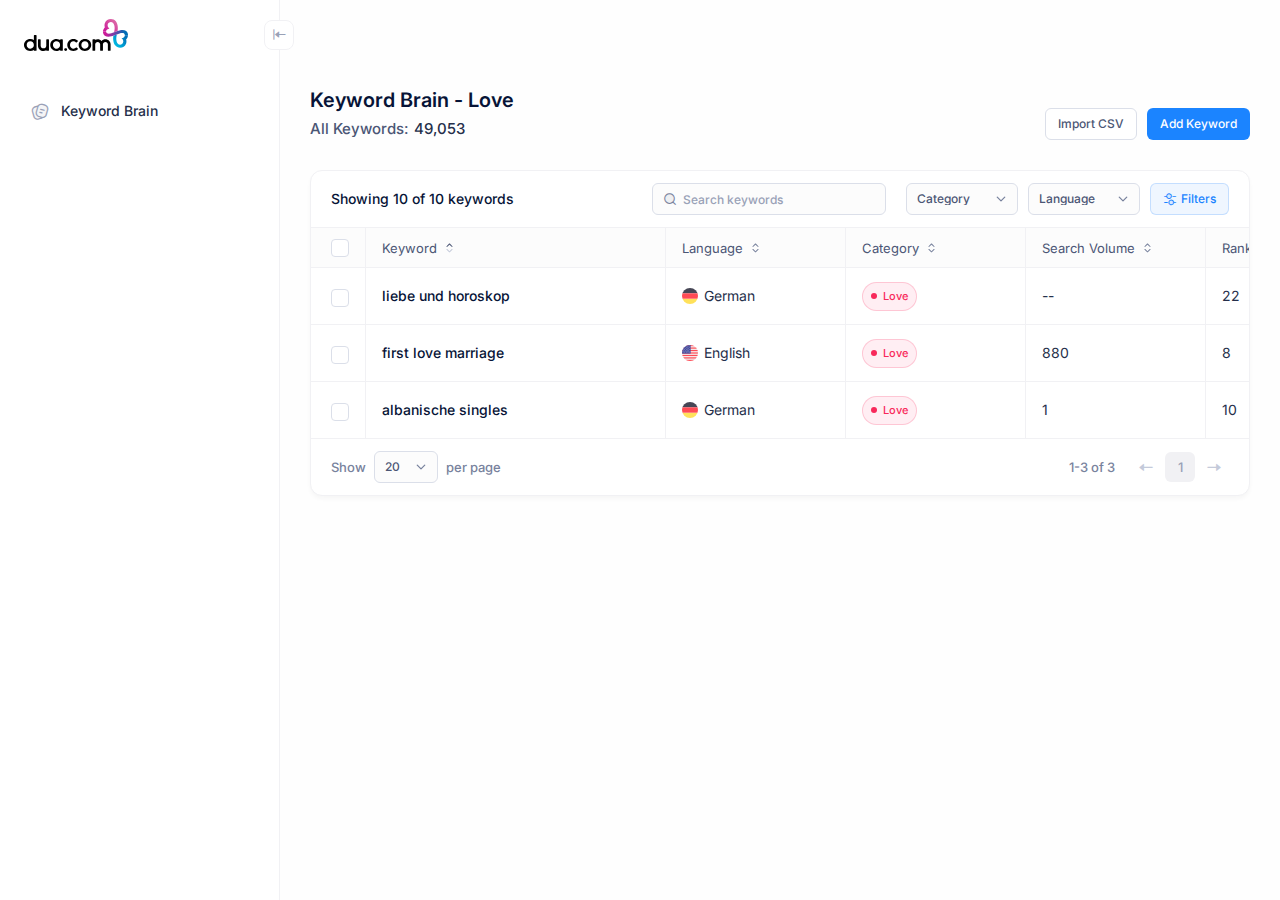
<file: love.html>
<!--
Product: Metronic is a toolkit of UI components built with Tailwind CSS for developing scalable web applications quickly and efficiently
Version: v9.0.4
Author: Keenthemes
Contact: support@keenthemes.com
Website: https://www.keenthemes.com
Support: https://devs.keenthemes.com
Follow: https://www.twitter.com/keenthemes
License: https://keenthemes.com/metronic/tailwind/docs/getting-started/license
-->
<!DOCTYPE html>
<html class="h-full" data-theme="true" data-theme-mode="light" lang="en">
 <head>
  <title>
    Keyword Brain - Love
  </title>
  <meta charset="utf-8"/>
  <meta content="follow, index" name="robots"/>
  <link href="https://keenthemes.com/metronic" rel="canonical"/>
  <meta content="width=device-width, initial-scale=1, shrink-to-fit=no" name="viewport"/>
  <meta content="Keyword Brain" name="description"/>
  <meta content="@keenthemes" name="twitter:site"/>
  <meta content="@keenthemes" name="twitter:creator"/>
  <meta content="summary_large_image" name="twitter:card"/>
  <meta content="Keyword Brain" name="twitter:title"/>
  <meta content="Keyword Brain" name="twitter:description"/>
  <meta content="assets/media/app/og-image.png" name="twitter:image"/>
  <meta content="https://keenthemes.com/metronic" property="og:url"/>
  <meta content="en_US" property="og:locale"/>
  <meta content="website" property="og:type"/>
  <meta content="@keenthemes" property="og:site_name"/>
  <meta content="Keyword Brain" property="og:title"/>
  <meta content="Keyword Brain" property="og:description"/>
  <meta content="assets/media/app/og-image.png" property="og:image"/>
  <link href="assets/media/app/apple-touch-icon-dua.png" rel="apple-touch-icon" sizes="180x180"/>
  <link href="assets/media/app/favicon-32x32.png" rel="icon" sizes="32x32" type="image/png"/>
  <link href="assets/media/app/favicon-16x16.png" rel="icon" sizes="16x16" type="image/png"/>
  <link href="assets/media/app/favicon.ico" rel="shortcut icon"/>
  <link href="https://fonts.googleapis.com/css2?family=Inter:wght@400;500;600;700&amp;display=swap" rel="stylesheet"/>
  <link href="assets/vendors/apexcharts/apexcharts.css" rel="stylesheet"/>
  <link href="assets/vendors/keenicons/styles.bundle.css" rel="stylesheet"/>
  <link href="assets/css/styles.css" rel="stylesheet"/>
 </head>
 <body class="antialiased flex h-full text-base text-gray-700 demo1 sidebar-fixed header-fixed bg-[#fefefe] dark:bg-coal-500">
  <!-- Theme Mode -->
  <script>
   const defaultThemeMode = 'light'; // light|dark|system
		let themeMode;

		if ( document.documentElement ) {
			if ( localStorage.getItem('theme')) {
					themeMode = localStorage.getItem('theme');
			} else if ( document.documentElement.hasAttribute('data-theme-mode')) {
				themeMode = document.documentElement.getAttribute('data-theme-mode');
			} else {
				themeMode = defaultThemeMode;
			}

			if (themeMode === 'system') {
				themeMode = window.matchMedia('(prefers-color-scheme: dark)').matches ? 'dark' : 'light';
			}

			document.documentElement.classList.add(themeMode);
		}
  </script>
  <!-- End of Theme Mode -->
  <!-- Page -->
  <!-- Main -->
  <div class="flex grow">
   <!-- Sidebar -->
   <div class="sidebar dark:bg-coal-600 bg-light border-r border-r-gray-200 dark:border-r-coal-100 fixed top-0 bottom-0 z-20 hidden lg:flex flex-col items-stretch shrink-0" data-drawer="true" data-drawer-class="drawer drawer-start top-0 bottom-0" data-drawer-enable="true|lg:false" id="sidebar">
    <div class="sidebar-header hidden lg:flex items-center relative justify-between px-3 lg:px-6 shrink-0" id="sidebar_header">
     <a class="dark:hidden" href="html/demo1.html">
      <img class="default-logo min-h-[22px] max-w-none" src="assets/media/app/dua_logo_coloreed.svg"/>
      <img class="small-logo min-h-[22px] max-w-none" src="assets/media/app/apple-touch-icon-dua-mini.png"/>
     </a>
     <button class="btn btn-icon btn-icon-md size-[30px] rounded-lg border border-gray-200 dark:border-gray-300 bg-light text-gray-500 hover:text-gray-700 toggle absolute left-full top-2/4 -translate-x-2/4 -translate-y-2/4" data-toggle="body" data-toggle-class="sidebar-collapse" id="sidebar_toggle">
      <i class="ki-filled ki-black-left-line toggle-active:rotate-180 transition-all duration-300">
      </i>
     </button>
    </div>
    <div class="sidebar-content flex grow shrink-0 py-5 pr-2" id="sidebar_content">
     <div class="scrollable-y-hover grow shrink-0 flex pl-2 lg:pl-5 pr-1 lg:pr-3" data-scrollable="true" data-scrollable-dependencies="#sidebar_header" data-scrollable-height="auto" data-scrollable-offset="0px" data-scrollable-wrappers="#sidebar_content" id="sidebar_scrollable">
      <!-- Sidebar Menu -->
      <div class="menu flex flex-col grow gap-0.5" data-menu="true" data-menu-accordion-expand-all="false" id="sidebar_menu">

       <div class="menu-item">
        <div class="menu-label border border-transparent gap-[10px] pl-[10px] pr-[10px] py-[6px]" href="" tabindex="0">
         <span class="menu-icon items-start text-gray-500 dark:text-gray-400 w-[20px]">
          <i class="ki-filled ki-note-2 text-lg">
          </i>
         </span>
         <span class="menu-title text-sm font-medium text-gray-800">
          <a href="keyword-brain.html">Keyword Brain</a> 
         </span>
         
        </div>
       </div>
      </div>
      <!-- End of Sidebar Menu -->
     </div>
    </div>
   </div>
   <!-- End of Sidebar -->
   <!-- Wrapper -->
   <div class="wrapper flex grow flex-col">
    <!-- Header -->
    <header class="header fixed top-0 z-10 left-0 right-0 flex items-stretch shrink-0 bg-[#fefefe] dark:bg-coal-500" data-sticky="true" data-sticky-class="shadow-sm dark:border-b dark:border-b-coal-100" data-sticky-name="header" id="header">
     <!-- Container -->
     <div class="container-fixed flex justify-between items-stretch lg:gap-4" id="header_container">
      <!-- Mobile Logo -->
      <div class="flex gap-1 lg:hidden items-center -ml-1">
       <a class="shrink-0" href="html/demo1.html">
        <img class="max-h-[25px] w-full" src="assets/media/app/mini-logo.svg"/>
       </a>
       <div class="flex items-center">
        <button class="btn btn-icon btn-light btn-clear btn-sm" data-drawer-toggle="#sidebar">
         <i class="ki-filled ki-menu">
         </i>
        </button>
       </div>
      </div>
      <!-- End of Mobile Logo -->
     
     </div>
     <!-- End of Container -->
    </header>
    <!-- End of Header -->
    <!-- Content -->
    <main class="grow content pt-5" id="content" role="content">
     <!-- Container -->
     <div class="container-fixed" id="content_container">
     </div>
     <!-- End of Container -->
     <!-- Container -->
     <div class="container-fixed">
      <div class="flex flex-wrap items-center lg:items-end justify-between gap-5 pb-7.5">
       <div class="flex flex-col justify-center gap-2">
        <h1 class="text-xl font-semibold leading-none text-gray-900">
            Keyword Brain - Love
        </h1>
        <div class="flex items-center flex-wrap gap-1.5 font-medium">
         <span class="text-md text-gray-700">
          All Keywords:
         </span>
         <span class="text-md text-gray-800 font-medium me-2">
          49,053
         </span>
        </div>
       </div>
       <div class="flex items-center gap-2.5">
        <a class="btn btn-sm btn-light" href="#">
         Import CSV
        </a>
        <a class="btn btn-sm btn-primary" href="#">
         Add Keyword
        </a>
       </div>
      </div>
     </div>
     <!-- End of Container -->
     <!-- Container -->
     <div class="container-fixed">
      <div class="grid gap-5 lg:gap-7.5">
       <div class="card card-grid min-w-full">
        <div class="card-header flex-wrap gap-2">
         <h3 class="card-title font-medium text-sm">
          Showing 10 of 10 keywords
         </h3>
         <div class="flex flex-wrap gap-2 lg:gap-5">
          <div class="flex">
           <label class="input input-sm">
            <i class="ki-filled ki-magnifier">
            </i>
            <input placeholder="Search keywords" type="text" value="">
            </input>
           </label>
          </div>
          <div class="flex flex-wrap gap-2.5">
            <select class="select select-sm w-28" onchange="redirectToPage(this)">
               <option value="">Category</option>
               <option value="dating.html">Dating</option>
               <option value="community.html">Community</option>
               <option value="marriage.html">Marriage</option>
               <option value="love.html">Love</option>
           </select>
           
           <script>
               function redirectToPage(select) {
                   const value = select.value;
                   if (value) {
                       window.location.href = value;
                   }
               }
           </script>
           <select class="select select-sm w-28" onchange="redirectToPage(this)">
            <option value="">
             Language
            </option>
            <option value="german.html">
             German
            </option>
            <option value="english.html">
             English
            </option>
           </select>
           <button class="btn btn-sm btn-outline btn-primary">
            <i class="ki-filled ki-setting-4">
            </i>
            Filters
           </button>
          </div>
         </div>
        </div>
        <div class="card-body">
         <div data-datatable="true" data-datatable-page-size="20">
          <div class="scrollable-x-auto">
           <table class="table table-auto table-border" data-datatable-table="true">
            <thead>
             <tr>
              <th class="w-[60px] text-center">
               <input class="checkbox checkbox-sm" data-datatable-check="true" type="checkbox"/>
              </th>
              <th class="min-w-[300px]">
               <span class="sort asc">
                <span class="sort-label font-normal text-gray-700">
                 Keyword
                </span>
                <span class="sort-icon">
                </span>
               </span>
              </th>
              <th class="min-w-[180px]">
               <span class="sort">
                <span class="sort-label font-normal text-gray-700">
                 Language
                </span>
                <span class="sort-icon">
                </span>
               </span>
              </th>
              <th class="min-w-[180px]">
               <span class="sort">
                <span class="sort-label font-normal text-gray-700">
                 Category
                </span>
                <span class="sort-icon">
                </span>
               </span>
              </th>
              <th class="min-w-[180px]">
               <span class="sort">
                <span class="sort-label font-normal text-gray-700">
                    Search Volume
                </span>
                <span class="sort-icon">
                </span>
               </span>
              </th>
              <th class="min-w-[180px]">
               <span class="sort">
                <span class="sort-label font-normal text-gray-700">
                    Rank
                </span>
                <span class="sort-icon">
                </span>
               </span>
              </th>
              <th class="min-w-[180px]">
                <span class="sort">
                 <span class="sort-label font-normal text-gray-700">
                    Impressions
                 </span>
                 <span class="sort-icon">
                 </span>
                </span>
               </th>
               <th class="min-w-[180px]">
                <span class="sort">
                 <span class="sort-label font-normal text-gray-700">
                    Clicks
                 </span>
                 <span class="sort-icon">
                 </span>
                </span>
               </th>
               <th class="min-w-[180px]">
                <span class="sort">
                 <span class="sort-label font-normal text-gray-700">
                    Installs
                 </span>
                 <span class="sort-icon">
                 </span>
                </span>
               </th>
               <th class="min-w-[180px]">
                <span class="sort">
                 <span class="sort-label font-normal text-gray-700">
                    Reg. Users
                 </span>
                 <span class="sort-icon">
                 </span>
                </span>
               </th>
              <th class="w-[60px]">
              </th>
             </tr>
            </thead>
            <tbody>
              <tr>
               <td class="text-center">
                <input class="checkbox checkbox-sm" data-datatable-row-check="true" type="checkbox" value="4"/>
               </td>
               <td>
                <div class="flex items-center gap-2.5">
                 <div class="flex flex-col">
                  <a class="text-sm font-medium text-gray-900 hover:text-primary-active mb-px" href="#">
                     liebe und horoskop
                  </a>
                 </div>
                </div>
               </td>
               <td>
                <div class="flex items-center text-gray-800 font-normal gap-1.5">
                   <img alt="" class="rounded-full size-4 shrink-0" src="assets/media/flags/germany.svg"/>
                   German
                </div>
               </td>
               <td>
                <span class="badge badge-danger badge-outline rounded-[30px]">
                 <span class="size-1.5 rounded-full bg-danger me-1.5">
                 </span>
                 Love
                </span>
               </td>
               <td>
                <div class="flex items-center text-gray-800 font-normal gap-1.5">
                 --
                </div>
               </td>
               <td class="text-gray-800 font-normal">
                22
               </td>
               <td class="text-gray-800 font-normal">
                65
               </td>
               <td class="text-gray-800 font-normal">
                673
               </td>
               <td class="text-gray-800 font-normal">
                98
               </td>
               <td class="text-gray-800 font-normal">
                28
               </td>
               <td class="text-center">
                <div class="menu flex-inline" data-menu="true">
                 <div class="menu-item" data-menu-item-offset="0, 10px" data-menu-item-placement="bottom-end" data-menu-item-toggle="dropdown" data-menu-item-trigger="click|lg:click">
                  <button class="menu-toggle btn btn-sm btn-icon btn-light btn-clear">
                   <i class="ki-filled ki-dots-vertical">
                   </i>
                  </button>
                  <div class="menu-dropdown menu-default w-full max-w-[175px]" data-menu-dismiss="true">
                   <div class="menu-item">
                    <a class="menu-link" href="#">
                     <span class="menu-icon">
                      <i class="ki-filled ki-search-list">
                      </i>
                     </span>
                     <span class="menu-title">
                      View
                     </span>
                    </a>
                   </div>
                   <div class="menu-item">
                    <a class="menu-link" href="#">
                     <span class="menu-icon">
                      <i class="ki-filled ki-file-up">
                      </i>
                     </span>
                     <span class="menu-title">
                      Export
                     </span>
                    </a>
                   </div>
                   <div class="menu-separator">
                   </div>
                   <div class="menu-item">
                    <a class="menu-link" href="#">
                     <span class="menu-icon">
                      <i class="ki-filled ki-pencil">
                      </i>
                     </span>
                     <span class="menu-title">
                      Edit
                     </span>
                    </a>
                   </div>
                   <div class="menu-item">
                    <a class="menu-link" href="#">
                     <span class="menu-icon">
                      <i class="ki-filled ki-copy">
                      </i>
                     </span>
                     <span class="menu-title">
                      Make a copy
                     </span>
                    </a>
                   </div>
                   <div class="menu-separator">
                   </div>
                   <div class="menu-item">
                    <a class="menu-link" href="#">
                     <span class="menu-icon">
                      <i class="ki-filled ki-trash">
                      </i>
                     </span>
                     <span class="menu-title">
                      Remove
                     </span>
                    </a>
                   </div>
                  </div>
                 </div>
                </div>
               </td>
              </tr>
              <tr>
               <td class="text-center">
                <input class="checkbox checkbox-sm" data-datatable-row-check="true" type="checkbox" value="4"/>
               </td>
               <td>
                <div class="flex items-center gap-2.5">
                 <div class="flex flex-col">
                  <a class="text-sm font-medium text-gray-900 hover:text-primary-active mb-px" href="#">
                     first love marriage
                  </a>
                 </div>
                </div>
               </td>
               <td>
                <div class="flex items-center text-gray-800 font-normal gap-1.5">
                   <img alt="" class="rounded-full size-4 shrink-0" src="assets/media/flags/united-states.svg"/>
                   English
                </div>
               </td>
               <td>
                <span class="badge badge-danger badge-outline rounded-[30px]">
                 <span class="size-1.5 rounded-full bg-danger me-1.5">
                 </span>
                 Love
                </span>
               </td>
               <td>
                <div class="flex items-center text-gray-800 font-normal gap-1.5">
                 880
                </div>
               </td>
               <td class="text-gray-800 font-normal">
                8
               </td>
               <td class="text-gray-800 font-normal">
                43
               </td>
               <td class="text-gray-800 font-normal">
                843
               </td>
               <td class="text-gray-800 font-normal">
                12
               </td>
               <td class="text-gray-800 font-normal">
                62
               </td>
               <td class="text-center">
                <div class="menu flex-inline" data-menu="true">
                 <div class="menu-item" data-menu-item-offset="0, 10px" data-menu-item-placement="bottom-end" data-menu-item-toggle="dropdown" data-menu-item-trigger="click|lg:click">
                  <button class="menu-toggle btn btn-sm btn-icon btn-light btn-clear">
                   <i class="ki-filled ki-dots-vertical">
                   </i>
                  </button>
                  <div class="menu-dropdown menu-default w-full max-w-[175px]" data-menu-dismiss="true">
                   <div class="menu-item">
                    <a class="menu-link" href="#">
                     <span class="menu-icon">
                      <i class="ki-filled ki-search-list">
                      </i>
                     </span>
                     <span class="menu-title">
                      View
                     </span>
                    </a>
                   </div>
                   <div class="menu-item">
                    <a class="menu-link" href="#">
                     <span class="menu-icon">
                      <i class="ki-filled ki-file-up">
                      </i>
                     </span>
                     <span class="menu-title">
                      Export
                     </span>
                    </a>
                   </div>
                   <div class="menu-separator">
                   </div>
                   <div class="menu-item">
                    <a class="menu-link" href="#">
                     <span class="menu-icon">
                      <i class="ki-filled ki-pencil">
                      </i>
                     </span>
                     <span class="menu-title">
                      Edit
                     </span>
                    </a>
                   </div>
                   <div class="menu-item">
                    <a class="menu-link" href="#">
                     <span class="menu-icon">
                      <i class="ki-filled ki-copy">
                      </i>
                     </span>
                     <span class="menu-title">
                      Make a copy
                     </span>
                    </a>
                   </div>
                   <div class="menu-separator">
                   </div>
                   <div class="menu-item">
                    <a class="menu-link" href="#">
                     <span class="menu-icon">
                      <i class="ki-filled ki-trash">
                      </i>
                     </span>
                     <span class="menu-title">
                      Remove
                     </span>
                    </a>
                   </div>
                  </div>
                 </div>
                </div>
               </td>
              </tr>
              <tr>
               <td class="text-center">
                <input class="checkbox checkbox-sm" data-datatable-row-check="true" type="checkbox" value="4"/>
               </td>
               <td>
                <div class="flex items-center gap-2.5">
                 <div class="flex flex-col">
                  <a class="text-sm font-medium text-gray-900 hover:text-primary-active mb-px" href="#">
                     albanische singles
                  </a>
                 </div>
                </div>
               </td>
               <td>
                <div class="flex items-center text-gray-800 font-normal gap-1.5">
                   <img alt="" class="rounded-full size-4 shrink-0" src="assets/media/flags/germany.svg"/>
                   German
                </div>
               </td>
               <td>
                <span class="badge badge-danger badge-outline rounded-[30px]">
                 <span class="size-1.5 rounded-full bg-danger me-1.5">
                 </span>
                 Love
                </span>
               </td>
               <td>
                <div class="flex items-center text-gray-800 font-normal gap-1.5">
                 1
                </div>
               </td>
               <td class="text-gray-800 font-normal">
                10
               </td>
               <td class="text-gray-800 font-normal">
                72
               </td>
               <td class="text-gray-800 font-normal">
                39
               </td>
               <td class="text-gray-800 font-normal">
                273
               </td>
               <td class="text-gray-800 font-normal">
                12
               </td>
               <td class="text-center">
                <div class="menu flex-inline" data-menu="true">
                 <div class="menu-item" data-menu-item-offset="0, 10px" data-menu-item-placement="bottom-end" data-menu-item-toggle="dropdown" data-menu-item-trigger="click|lg:click">
                  <button class="menu-toggle btn btn-sm btn-icon btn-light btn-clear">
                   <i class="ki-filled ki-dots-vertical">
                   </i>
                  </button>
                  <div class="menu-dropdown menu-default w-full max-w-[175px]" data-menu-dismiss="true">
                   <div class="menu-item">
                    <a class="menu-link" href="#">
                     <span class="menu-icon">
                      <i class="ki-filled ki-search-list">
                      </i>
                     </span>
                     <span class="menu-title">
                      View
                     </span>
                    </a>
                   </div>
                   <div class="menu-item">
                    <a class="menu-link" href="#">
                     <span class="menu-icon">
                      <i class="ki-filled ki-file-up">
                      </i>
                     </span>
                     <span class="menu-title">
                      Export
                     </span>
                    </a>
                   </div>
                   <div class="menu-separator">
                   </div>
                   <div class="menu-item">
                    <a class="menu-link" href="#">
                     <span class="menu-icon">
                      <i class="ki-filled ki-pencil">
                      </i>
                     </span>
                     <span class="menu-title">
                      Edit
                     </span>
                    </a>
                   </div>
                   <div class="menu-item">
                    <a class="menu-link" href="#">
                     <span class="menu-icon">
                      <i class="ki-filled ki-copy">
                      </i>
                     </span>
                     <span class="menu-title">
                      Make a copy
                     </span>
                    </a>
                   </div>
                   <div class="menu-separator">
                   </div>
                   <div class="menu-item">
                    <a class="menu-link" href="#">
                     <span class="menu-icon">
                      <i class="ki-filled ki-trash">
                      </i>
                     </span>
                     <span class="menu-title">
                      Remove
                     </span>
                    </a>
                   </div>
                  </div>
                 </div>
                </div>
               </td>
              </tr>
            </tbody>
           </table>
          </div>
          <div class="card-footer justify-center md:justify-between flex-col md:flex-row gap-5 text-gray-600 text-2sm font-medium">
           <div class="flex items-center gap-2 order-2 md:order-1">
            Show
            <select class="select select-sm w-16" data-datatable-size="true" name="perpage">
            </select>
            per page
           </div>
           <div class="flex items-center gap-4 order-1 md:order-2">
            <span data-datatable-info="true">
            </span>
            <div class="pagination" data-datatable-pagination="true">
            </div>
           </div>
          </div>
         </div>
        </div>
       </div>
       
     </div>
     <!-- End of Container -->
    </main>
    <!-- End of Content -->
    
   </div>
   <!-- End of Wrapper -->
  </div>
  <!-- End of Main -->
   
  <!-- End of Page -->
  <!-- Scripts -->
  <script src="assets/js/core.bundle.js">
  </script>
  <script src="assets/vendors/apexcharts/apexcharts.min.js">
  </script>
  <script src="assets/js/layouts/demo1.js">
  </script>
  <!-- End of Scripts -->
 </body>
</html>
</file>
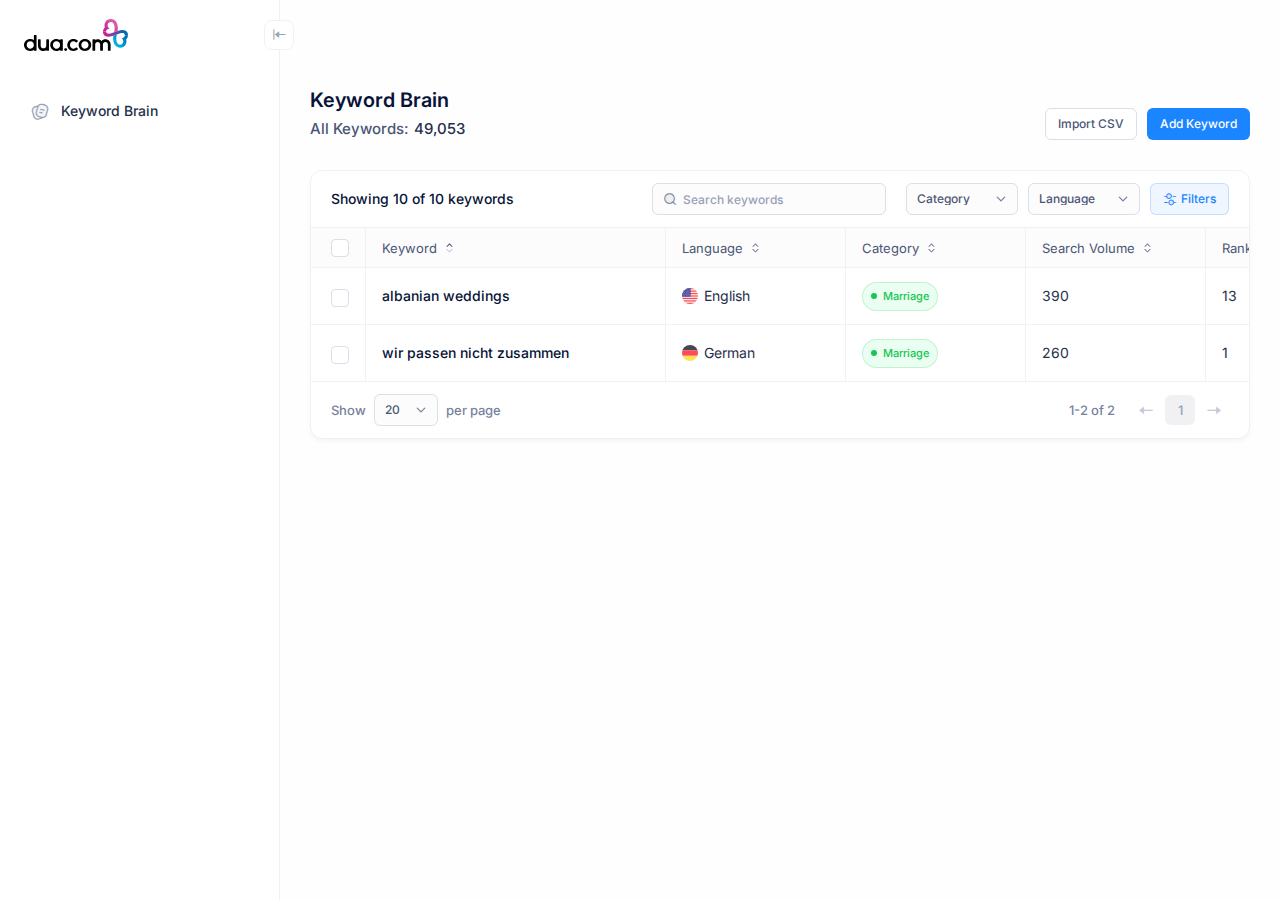
<file: marriage.html>
<!--
Product: Metronic is a toolkit of UI components built with Tailwind CSS for developing scalable web applications quickly and efficiently
Version: v9.0.4
Author: Keenthemes
Contact: support@keenthemes.com
Website: https://www.keenthemes.com
Support: https://devs.keenthemes.com
Follow: https://www.twitter.com/keenthemes
License: https://keenthemes.com/metronic/tailwind/docs/getting-started/license
-->
<!DOCTYPE html>
<html class="h-full" data-theme="true" data-theme-mode="light" lang="en">
 <head>
  <title>
    Keyword Brain
  </title>
  <meta charset="utf-8"/>
  <meta content="follow, index" name="robots"/>
  <link href="https://keenthemes.com/metronic" rel="canonical"/>
  <meta content="width=device-width, initial-scale=1, shrink-to-fit=no" name="viewport"/>
  <meta content="Keyword Brain" name="description"/>
  <meta content="@keenthemes" name="twitter:site"/>
  <meta content="@keenthemes" name="twitter:creator"/>
  <meta content="summary_large_image" name="twitter:card"/>
  <meta content="Keyword Brain" name="twitter:title"/>
  <meta content="Keyword Brain" name="twitter:description"/>
  <meta content="assets/media/app/og-image.png" name="twitter:image"/>
  <meta content="https://keenthemes.com/metronic" property="og:url"/>
  <meta content="en_US" property="og:locale"/>
  <meta content="website" property="og:type"/>
  <meta content="@keenthemes" property="og:site_name"/>
  <meta content="Keyword Brain" property="og:title"/>
  <meta content="Keyword Brain" property="og:description"/>
  <meta content="assets/media/app/og-image.png" property="og:image"/>
  <link href="assets/media/app/apple-touch-icon-dua.png" rel="apple-touch-icon" sizes="180x180"/>
  <link href="assets/media/app/favicon-32x32.png" rel="icon" sizes="32x32" type="image/png"/>
  <link href="assets/media/app/favicon-16x16.png" rel="icon" sizes="16x16" type="image/png"/>
  <link href="assets/media/app/favicon.ico" rel="shortcut icon"/>
  <link href="https://fonts.googleapis.com/css2?family=Inter:wght@400;500;600;700&amp;display=swap" rel="stylesheet"/>
  <link href="assets/vendors/apexcharts/apexcharts.css" rel="stylesheet"/>
  <link href="assets/vendors/keenicons/styles.bundle.css" rel="stylesheet"/>
  <link href="assets/css/styles.css" rel="stylesheet"/>
 </head>
 <body class="antialiased flex h-full text-base text-gray-700 demo1 sidebar-fixed header-fixed bg-[#fefefe] dark:bg-coal-500">
  <!-- Theme Mode -->
  <script>
   const defaultThemeMode = 'light'; // light|dark|system
		let themeMode;

		if ( document.documentElement ) {
			if ( localStorage.getItem('theme')) {
					themeMode = localStorage.getItem('theme');
			} else if ( document.documentElement.hasAttribute('data-theme-mode')) {
				themeMode = document.documentElement.getAttribute('data-theme-mode');
			} else {
				themeMode = defaultThemeMode;
			}

			if (themeMode === 'system') {
				themeMode = window.matchMedia('(prefers-color-scheme: dark)').matches ? 'dark' : 'light';
			}

			document.documentElement.classList.add(themeMode);
		}
  </script>
  <!-- End of Theme Mode -->
  <!-- Page -->
  <!-- Main -->
  <div class="flex grow">
   <!-- Sidebar -->
   <div class="sidebar dark:bg-coal-600 bg-light border-r border-r-gray-200 dark:border-r-coal-100 fixed top-0 bottom-0 z-20 hidden lg:flex flex-col items-stretch shrink-0" data-drawer="true" data-drawer-class="drawer drawer-start top-0 bottom-0" data-drawer-enable="true|lg:false" id="sidebar">
    <div class="sidebar-header hidden lg:flex items-center relative justify-between px-3 lg:px-6 shrink-0" id="sidebar_header">
     <a class="dark:hidden" href="html/demo1.html">
      <img class="default-logo min-h-[22px] max-w-none" src="assets/media/app/dua_logo_coloreed.svg"/>
      <img class="small-logo min-h-[22px] max-w-none" src="assets/media/app/apple-touch-icon-dua-mini.png"/>
     </a>
     <button class="btn btn-icon btn-icon-md size-[30px] rounded-lg border border-gray-200 dark:border-gray-300 bg-light text-gray-500 hover:text-gray-700 toggle absolute left-full top-2/4 -translate-x-2/4 -translate-y-2/4" data-toggle="body" data-toggle-class="sidebar-collapse" id="sidebar_toggle">
      <i class="ki-filled ki-black-left-line toggle-active:rotate-180 transition-all duration-300">
      </i>
     </button>
    </div>
    <div class="sidebar-content flex grow shrink-0 py-5 pr-2" id="sidebar_content">
     <div class="scrollable-y-hover grow shrink-0 flex pl-2 lg:pl-5 pr-1 lg:pr-3" data-scrollable="true" data-scrollable-dependencies="#sidebar_header" data-scrollable-height="auto" data-scrollable-offset="0px" data-scrollable-wrappers="#sidebar_content" id="sidebar_scrollable">
      <!-- Sidebar Menu -->
      <div class="menu flex flex-col grow gap-0.5" data-menu="true" data-menu-accordion-expand-all="false" id="sidebar_menu">

       <div class="menu-item">
        <div class="menu-label border border-transparent gap-[10px] pl-[10px] pr-[10px] py-[6px]" href="" tabindex="0">
         <span class="menu-icon items-start text-gray-500 dark:text-gray-400 w-[20px]">
          <i class="ki-filled ki-note-2 text-lg">
          </i>
         </span>
         <span class="menu-title text-sm font-medium text-gray-800">
          <a href="keyword-brain.html">Keyword Brain</a> 
         </span>
         
        </div>
       </div>
      </div>
      <!-- End of Sidebar Menu -->
     </div>
    </div>
   </div>
   <!-- End of Sidebar -->
   <!-- Wrapper -->
   <div class="wrapper flex grow flex-col">
    <!-- Header -->
    <header class="header fixed top-0 z-10 left-0 right-0 flex items-stretch shrink-0 bg-[#fefefe] dark:bg-coal-500" data-sticky="true" data-sticky-class="shadow-sm dark:border-b dark:border-b-coal-100" data-sticky-name="header" id="header">
     <!-- Container -->
     <div class="container-fixed flex justify-between items-stretch lg:gap-4" id="header_container">
      <!-- Mobile Logo -->
      <div class="flex gap-1 lg:hidden items-center -ml-1">
       <a class="shrink-0" href="html/demo1.html">
        <img class="max-h-[25px] w-full" src="assets/media/app/mini-logo.svg"/>
       </a>
       <div class="flex items-center">
        <button class="btn btn-icon btn-light btn-clear btn-sm" data-drawer-toggle="#sidebar">
         <i class="ki-filled ki-menu">
         </i>
        </button>
       </div>
      </div>
      <!-- End of Mobile Logo -->
     
     </div>
     <!-- End of Container -->
    </header>
    <!-- End of Header -->
    <!-- Content -->
    <main class="grow content pt-5" id="content" role="content">
     <!-- Container -->
     <div class="container-fixed" id="content_container">
     </div>
     <!-- End of Container -->
     <!-- Container -->
     <div class="container-fixed">
      <div class="flex flex-wrap items-center lg:items-end justify-between gap-5 pb-7.5">
       <div class="flex flex-col justify-center gap-2">
        <h1 class="text-xl font-semibold leading-none text-gray-900">
            Keyword Brain
        </h1>
        <div class="flex items-center flex-wrap gap-1.5 font-medium">
         <span class="text-md text-gray-700">
          All Keywords:
         </span>
         <span class="text-md text-gray-800 font-medium me-2">
          49,053
         </span>
        </div>
       </div>
       <div class="flex items-center gap-2.5">
        <a class="btn btn-sm btn-light" href="#">
         Import CSV
        </a>
        <a class="btn btn-sm btn-primary" href="#">
         Add Keyword
        </a>
       </div>
      </div>
     </div>
     <!-- End of Container -->
     <!-- Container -->
     <div class="container-fixed">
      <div class="grid gap-5 lg:gap-7.5">
       <div class="card card-grid min-w-full">
        <div class="card-header flex-wrap gap-2">
         <h3 class="card-title font-medium text-sm">
          Showing 10 of 10 keywords
         </h3>
         <div class="flex flex-wrap gap-2 lg:gap-5">
          <div class="flex">
           <label class="input input-sm">
            <i class="ki-filled ki-magnifier">
            </i>
            <input placeholder="Search keywords" type="text" value="">
            </input>
           </label>
          </div>
          <div class="flex flex-wrap gap-2.5">
            <select class="select select-sm w-28" onchange="redirectToPage(this)">
               <option value="">Category</option>
               <option value="dating.html">Dating</option>
               <option value="community.html">Community</option>
               <option value="marriage.html">Marriage</option>
               <option value="love.html">Love</option>
           </select>
           
           <script>
               function redirectToPage(select) {
                   const value = select.value;
                   if (value) {
                       window.location.href = value;
                   }
               }
           </script>
           <select class="select select-sm w-28" onchange="redirectToPage(this)">
            <option value="">
             Language
            </option>
            <option value="german.html">
             German
            </option>
            <option value="english.html">
             English
            </option>
           </select>
           <button class="btn btn-sm btn-outline btn-primary">
            <i class="ki-filled ki-setting-4">
            </i>
            Filters
           </button>
          </div>
         </div>
        </div>
        <div class="card-body">
         <div data-datatable="true" data-datatable-page-size="20">
          <div class="scrollable-x-auto">
           <table class="table table-auto table-border" data-datatable-table="true">
            <thead>
             <tr>
              <th class="w-[60px] text-center">
               <input class="checkbox checkbox-sm" data-datatable-check="true" type="checkbox"/>
              </th>
              <th class="min-w-[300px]">
               <span class="sort asc">
                <span class="sort-label font-normal text-gray-700">
                 Keyword
                </span>
                <span class="sort-icon">
                </span>
               </span>
              </th>
              <th class="min-w-[180px]">
               <span class="sort">
                <span class="sort-label font-normal text-gray-700">
                 Language
                </span>
                <span class="sort-icon">
                </span>
               </span>
              </th>
              <th class="min-w-[180px]">
               <span class="sort">
                <span class="sort-label font-normal text-gray-700">
                 Category
                </span>
                <span class="sort-icon">
                </span>
               </span>
              </th>
              <th class="min-w-[180px]">
               <span class="sort">
                <span class="sort-label font-normal text-gray-700">
                    Search Volume
                </span>
                <span class="sort-icon">
                </span>
               </span>
              </th>
              <th class="min-w-[180px]">
               <span class="sort">
                <span class="sort-label font-normal text-gray-700">
                    Rank
                </span>
                <span class="sort-icon">
                </span>
               </span>
              </th>
              <th class="min-w-[180px]">
                <span class="sort">
                 <span class="sort-label font-normal text-gray-700">
                    Impressions
                 </span>
                 <span class="sort-icon">
                 </span>
                </span>
               </th>
               <th class="min-w-[180px]">
                <span class="sort">
                 <span class="sort-label font-normal text-gray-700">
                    Clicks
                 </span>
                 <span class="sort-icon">
                 </span>
                </span>
               </th>
               <th class="min-w-[180px]">
                <span class="sort">
                 <span class="sort-label font-normal text-gray-700">
                    Installs
                 </span>
                 <span class="sort-icon">
                 </span>
                </span>
               </th>
               <th class="min-w-[180px]">
                <span class="sort">
                 <span class="sort-label font-normal text-gray-700">
                    Reg. Users
                 </span>
                 <span class="sort-icon">
                 </span>
                </span>
               </th>
              <th class="w-[60px]">
              </th>
             </tr>
            </thead>
            <tbody>
             <tr>
               <td class="text-center">
                <input class="checkbox checkbox-sm" data-datatable-row-check="true" type="checkbox" value="3"/>
               </td>
               <td>
                <div class="flex items-center gap-2.5">
                 <div class="flex flex-col">
                  <a class="text-sm font-medium text-gray-900 hover:text-primary-active mb-px" href="#">
                     albanian weddings
                  </a>
                 </div>
                </div>
               </td>
               <td>
                <div class="flex items-center text-gray-800 font-normal gap-1.5">
                   <img alt="" class="rounded-full size-4 shrink-0" src="assets/media/flags/united-states.svg"/>
                   English
                </div>
               </td>
               <td>
                <span class="badge badge-success badge-outline rounded-[30px]">
                 <span class="size-1.5 rounded-full bg-success me-1.5">
                 </span>
                 Marriage
                </span>
               </td>
               <td>
                <div class="flex items-center text-gray-800 font-normal gap-1.5">
                  390
                </div>
               </td>
               <td class="text-gray-800 font-normal">
                13
               </td>
               <td class="text-gray-800 font-normal">
                54
               </td>
               <td class="text-gray-800 font-normal">
                234
               </td>
               <td class="text-gray-800 font-normal">
                98
               </td>
               <td class="text-gray-800 font-normal">
                398
               </td>
               <td class="text-center">
                <div class="menu flex-inline" data-menu="true">
                 <div class="menu-item" data-menu-item-offset="0, 10px" data-menu-item-placement="bottom-end" data-menu-item-toggle="dropdown" data-menu-item-trigger="click|lg:click">
                  <button class="menu-toggle btn btn-sm btn-icon btn-light btn-clear">
                   <i class="ki-filled ki-dots-vertical">
                   </i>
                  </button>
                  <div class="menu-dropdown menu-default w-full max-w-[175px]" data-menu-dismiss="true">
                   <div class="menu-item">
                    <a class="menu-link" href="#">
                     <span class="menu-icon">
                      <i class="ki-filled ki-search-list">
                      </i>
                     </span>
                     <span class="menu-title">
                      View
                     </span>
                    </a>
                   </div>
                   <div class="menu-item">
                    <a class="menu-link" href="#">
                     <span class="menu-icon">
                      <i class="ki-filled ki-file-up">
                      </i>
                     </span>
                     <span class="menu-title">
                      Export
                     </span>
                    </a>
                   </div>
                   <div class="menu-separator">
                   </div>
                   <div class="menu-item">
                    <a class="menu-link" href="#">
                     <span class="menu-icon">
                      <i class="ki-filled ki-pencil">
                      </i>
                     </span>
                     <span class="menu-title">
                      Edit
                     </span>
                    </a>
                   </div>
                   <div class="menu-item">
                    <a class="menu-link" href="#">
                     <span class="menu-icon">
                      <i class="ki-filled ki-copy">
                      </i>
                     </span>
                     <span class="menu-title">
                      Make a copy
                     </span>
                    </a>
                   </div>
                   <div class="menu-separator">
                   </div>
                   <div class="menu-item">
                    <a class="menu-link" href="#">
                     <span class="menu-icon">
                      <i class="ki-filled ki-trash">
                      </i>
                     </span>
                     <span class="menu-title">
                      Remove
                     </span>
                    </a>
                   </div>
                  </div>
                 </div>
                </div>
               </td>
              </tr>
              <tr>
               <td class="text-center">
                <input class="checkbox checkbox-sm" data-datatable-row-check="true" type="checkbox" value="3"/>
               </td>
               <td>
                <div class="flex items-center gap-2.5">
                 <div class="flex flex-col">
                  <a class="text-sm font-medium text-gray-900 hover:text-primary-active mb-px" href="#">
                     wir passen nicht zusammen
                  </a>
                 </div>
                </div>
               </td>
               <td>
                <div class="flex items-center text-gray-800 font-normal gap-1.5">
                   <img alt="" class="rounded-full size-4 shrink-0" src="assets/media/flags/germany.svg"/>
                   German
                </div>
               </td>
               <td>
                <span class="badge badge-success badge-outline rounded-[30px]">
                 <span class="size-1.5 rounded-full bg-success me-1.5">
                 </span>
                 Marriage
                </span>
               </td>
               <td>
                <div class="flex items-center text-gray-800 font-normal gap-1.5">
                 260
                </div>
               </td>
               <td class="text-gray-800 font-normal">
                1
               </td>
               <td class="text-gray-800 font-normal">
                54
               </td>
               <td class="text-gray-800 font-normal">
                234
               </td>
               <td class="text-gray-800 font-normal">
                84
               </td>
               <td class="text-gray-800 font-normal">
                64
               </td>
               <td class="text-center">
                <div class="menu flex-inline" data-menu="true">
                 <div class="menu-item" data-menu-item-offset="0, 10px" data-menu-item-placement="bottom-end" data-menu-item-toggle="dropdown" data-menu-item-trigger="click|lg:click">
                  <button class="menu-toggle btn btn-sm btn-icon btn-light btn-clear">
                   <i class="ki-filled ki-dots-vertical">
                   </i>
                  </button>
                  <div class="menu-dropdown menu-default w-full max-w-[175px]" data-menu-dismiss="true">
                   <div class="menu-item">
                    <a class="menu-link" href="#">
                     <span class="menu-icon">
                      <i class="ki-filled ki-search-list">
                      </i>
                     </span>
                     <span class="menu-title">
                      View
                     </span>
                    </a>
                   </div>
                   <div class="menu-item">
                    <a class="menu-link" href="#">
                     <span class="menu-icon">
                      <i class="ki-filled ki-file-up">
                      </i>
                     </span>
                     <span class="menu-title">
                      Export
                     </span>
                    </a>
                   </div>
                   <div class="menu-separator">
                   </div>
                   <div class="menu-item">
                    <a class="menu-link" href="#">
                     <span class="menu-icon">
                      <i class="ki-filled ki-pencil">
                      </i>
                     </span>
                     <span class="menu-title">
                      Edit
                     </span>
                    </a>
                   </div>
                   <div class="menu-item">
                    <a class="menu-link" href="#">
                     <span class="menu-icon">
                      <i class="ki-filled ki-copy">
                      </i>
                     </span>
                     <span class="menu-title">
                      Make a copy
                     </span>
                    </a>
                   </div>
                   <div class="menu-separator">
                   </div>
                   <div class="menu-item">
                    <a class="menu-link" href="#">
                     <span class="menu-icon">
                      <i class="ki-filled ki-trash">
                      </i>
                     </span>
                     <span class="menu-title">
                      Remove
                     </span>
                    </a>
                   </div>
                  </div>
                 </div>
                </div>
               </td>
              </tr>
              
            </tbody>
           </table>
          </div>
          <div class="card-footer justify-center md:justify-between flex-col md:flex-row gap-5 text-gray-600 text-2sm font-medium">
           <div class="flex items-center gap-2 order-2 md:order-1">
            Show
            <select class="select select-sm w-16" data-datatable-size="true" name="perpage">
            </select>
            per page
           </div>
           <div class="flex items-center gap-4 order-1 md:order-2">
            <span data-datatable-info="true">
            </span>
            <div class="pagination" data-datatable-pagination="true">
            </div>
           </div>
          </div>
         </div>
        </div>
       </div>
       
     </div>
     <!-- End of Container -->
    </main>
    <!-- End of Content -->
    
   </div>
   <!-- End of Wrapper -->
  </div>
  <!-- End of Main -->
   
  <!-- End of Page -->
  <!-- Scripts -->
  <script src="assets/js/core.bundle.js">
  </script>
  <script src="assets/vendors/apexcharts/apexcharts.min.js">
  </script>
  <script src="assets/js/layouts/demo1.js">
  </script>
  <!-- End of Scripts -->
 </body>
</html>
</file>
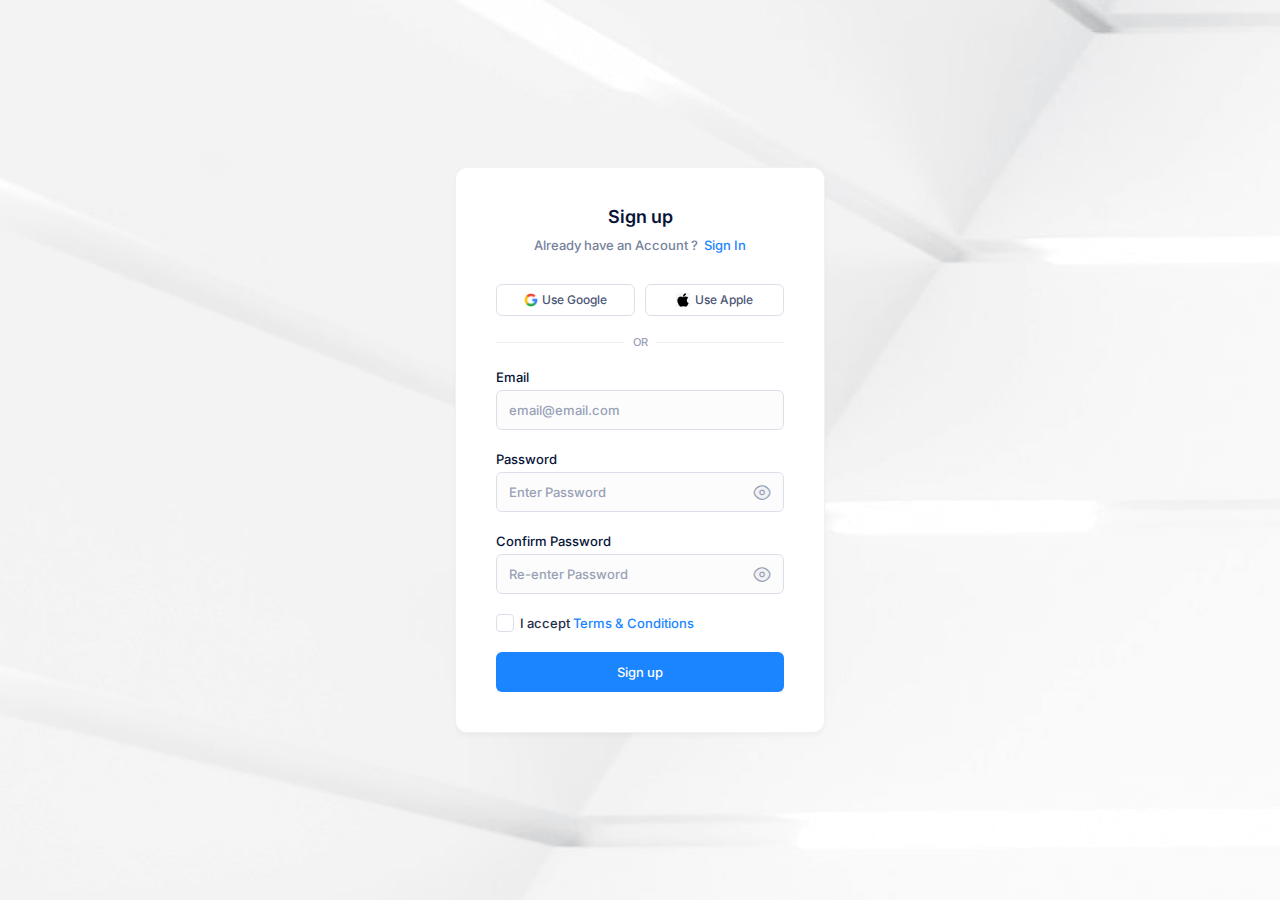
<file: sign-up.html>
<!--
Product: Metronic is a toolkit of UI components built with Tailwind CSS for developing scalable web applications quickly and efficiently
Version: v9.0.4
Author: Keenthemes
Contact: support@keenthemes.com
Website: https://www.keenthemes.com
Support: https://devs.keenthemes.com
Follow: https://www.twitter.com/keenthemes
License: https://keenthemes.com/metronic/tailwind/docs/getting-started/license
-->
<!DOCTYPE html>
<html class="h-full" data-theme="true" data-theme-mode="light" lang="en">
 <head>
  <title>
   Metronic - Tailwind CSS Sign Up
  </title>
  <meta charset="utf-8"/>
  <meta content="follow, index" name="robots"/>
  <link href="https://keenthemes.com/metronic" rel="canonical"/>
  <meta content="width=device-width, initial-scale=1, shrink-to-fit=no" name="viewport"/>
  <meta content="Sign up page, powered by Tailwind CSS" name="description"/>
  <meta content="@keenthemes" name="twitter:site"/>
  <meta content="@keenthemes" name="twitter:creator"/>
  <meta content="summary_large_image" name="twitter:card"/>
  <meta content="Metronic - Tailwind CSS Sign Up" name="twitter:title"/>
  <meta content="Sign up page, powered by Tailwind CSS" name="twitter:description"/>
  <meta content="assets/media/app/og-image.png" name="twitter:image"/>
  <meta content="https://keenthemes.com/metronic" property="og:url"/>
  <meta content="en_US" property="og:locale"/>
  <meta content="website" property="og:type"/>
  <meta content="@keenthemes" property="og:site_name"/>
  <meta content="Metronic - Tailwind CSS Sign Up" property="og:title"/>
  <meta content="Sign up page, powered by Tailwind CSS" property="og:description"/>
  <meta content="assets/media/app/og-image.png" property="og:image"/>
  <link href="assets/media/app/apple-touch-icon.png" rel="apple-touch-icon" sizes="180x180"/>
  <link href="assets/media/app/favicon-32x32.png" rel="icon" sizes="32x32" type="image/png"/>
  <link href="assets/media/app/favicon-16x16.png" rel="icon" sizes="16x16" type="image/png"/>
  <link href="assets/media/app/favicon.ico" rel="shortcut icon"/>
  <link href="https://fonts.googleapis.com/css2?family=Inter:wght@400;500;600;700&amp;display=swap" rel="stylesheet"/>
  <link href="assets/vendors/apexcharts/apexcharts.css" rel="stylesheet"/>
  <link href="assets/vendors/keenicons/styles.bundle.css" rel="stylesheet"/>
  <link href="assets/css/styles.css" rel="stylesheet"/>
 </head>
 <body class="antialiased flex h-full text-base text-gray-700 dark:bg-coal-500">
  <!-- Theme Mode -->
  <script>
   const defaultThemeMode = 'light'; // light|dark|system
		let themeMode;

		if ( document.documentElement ) {
			if ( localStorage.getItem('theme')) {
					themeMode = localStorage.getItem('theme');
			} else if ( document.documentElement.hasAttribute('data-theme-mode')) {
				themeMode = document.documentElement.getAttribute('data-theme-mode');
			} else {
				themeMode = defaultThemeMode;
			}

			if (themeMode === 'system') {
				themeMode = window.matchMedia('(prefers-color-scheme: dark)').matches ? 'dark' : 'light';
			}

			document.documentElement.classList.add(themeMode);
		}
  </script>
  <!-- End of Theme Mode -->
  <!-- Page -->
  <style>
   .page-bg {
			background-image: url('assets/media/images/2600x1200/bg-10.png');
		}
		.dark .page-bg {
			background-image: url('assets/media/images/2600x1200/bg-10-dark.png');
		}
  </style>
  <div class="flex items-center justify-center grow bg-center bg-no-repeat page-bg">
   <div class="card max-w-[370px] w-full">
    <form action="#" class="card-body flex flex-col gap-5 p-10" id="sign_up_form" method="post">
     <div class="text-center mb-2.5">
      <h3 class="text-lg font-semibold text-gray-900 leading-none mb-2.5">
       Sign up
      </h3>
      <div class="flex items-center justify-center font-medium">
       <span class="text-2sm text-gray-600 me-1.5">
        Already have an Account ?
       </span>
       <a class="text-2sm link" href="index.html">
        Sign In
       </a>
      </div>
     </div>
     <div class="grid grid-cols-2 gap-2.5">
      <a class="btn btn-light btn-sm justify-center" href="#">
       <img alt="" class="size-3.5 shrink-0" src="assets/media/app/google.png"/>
       Use Google
      </a>
      <a class="btn btn-light btn-sm justify-center" href="#">
       <img alt="" class="size-3.5 shrink-0 dark:hidden" src="assets/media/app/apple.png"/>
       <img alt="" class="size-3.5 shrink-0 light:hidden" src="assets/media/app/apple.png"/>
       Use Apple
      </a>
     </div>
     <div class="flex items-center gap-2">
      <span class="border-t border-gray-200 w-full">
      </span>
      <span class="text-2xs text-gray-500 font-medium uppercase">
       or
      </span>
      <span class="border-t border-gray-200 w-full">
      </span>
     </div>
     <div class="flex flex-col gap-1">
      <label class="form-label text-gray-900">
       Email
      </label>
      <input class="input" name="user_email" placeholder="email@email.com" type="text" value=""/>
     </div>
     <div class="flex flex-col gap-1">
      <label class="form-label text-gray-900">
       Password
      </label>
      <label class="input" data-toggle-password="true">
       <input name="user_password" placeholder="Enter Password" type="password" value="">
        <div class="btn btn-icon" data-toggle-password-trigger="true">
         <i class="ki-filled ki-eye text-gray-500 toggle-password-active:hidden">
         </i>
         <i class="ki-filled ki-eye-slash text-gray-500 hidden toggle-password-active:block">
         </i>
        </div>
       </input>
      </label>
     </div>
     <div class="flex flex-col gap-1">
      <label class="form-label text-gray-900">
       Confirm Password
      </label>
      <label class="input" data-toggle-password="true">
       <input name="user_password" placeholder="Re-enter Password" type="password" value=""/>
       <div class="btn btn-icon" data-toggle-password-trigger="true">
        <i class="ki-filled ki-eye text-gray-500 toggle-password-active:hidden">
        </i>
        <i class="ki-filled ki-eye-slash text-gray-500 hidden toggle-password-active:block">
        </i>
       </div>
      </label>
     </div>
     <label class="checkbox-group">
      <input class="checkbox checkbox-sm" name="check" type="checkbox" value="1"/>
      <span class="checkbox-label">
       I accept
       <a class="text-2sm link" href="#">
        Terms &amp; Conditions
       </a>
      </span>
     </label>
     <button class="btn btn-primary flex justify-center grow">
      Sign up
     </button>
    </form>
   </div>
  </div>
  <!-- End of Page -->
  <!-- Scripts -->
  <script src="assets/js/core.bundle.js">
  </script>
  <script src="assets/vendors/apexcharts/apexcharts.min.js">
  </script>
  <!-- End of Scripts -->
 </body>
</html>
</file>
<file: assets/vendors/apexcharts/apexcharts.css>
@keyframes opaque {
  0% {
    opacity: 0
  }

  to {
    opacity: 1
  }
}

@keyframes resizeanim {

  0%,
  to {
    opacity: 0
  }
}

.apexcharts-canvas {
  position: relative;
  user-select: none
}

.apexcharts-canvas ::-webkit-scrollbar {
  -webkit-appearance: none;
  width: 6px
}

.apexcharts-canvas ::-webkit-scrollbar-thumb {
  border-radius: 4px;
  background-color: rgba(0, 0, 0, .5);
  box-shadow: 0 0 1px rgba(255, 255, 255, .5);
  -webkit-box-shadow: 0 0 1px rgba(255, 255, 255, .5)
}

.apexcharts-inner {
  position: relative
}

.apexcharts-text tspan {
  font-family: inherit
}

rect.legend-mouseover-inactive,
.legend-mouseover-inactive rect,
.legend-mouseover-inactive path,
.legend-mouseover-inactive circle,
.legend-mouseover-inactive line,
.legend-mouseover-inactive text.apexcharts-yaxis-title-text,
.legend-mouseover-inactive text.apexcharts-yaxis-label {
  transition: .15s ease all;
  opacity: .2
}

.apexcharts-legend-text {
  padding-left: 15px;
  margin-left: -15px;
}

.apexcharts-series-collapsed {
  opacity: 0
}

.apexcharts-tooltip {
  border-radius: 5px;
  box-shadow: 2px 2px 6px -4px #999;
  cursor: default;
  font-size: 14px;
  left: 62px;
  opacity: 0;
  pointer-events: none;
  position: absolute;
  top: 20px;
  display: flex;
  flex-direction: column;
  overflow: hidden;
  white-space: nowrap;
  z-index: 12;
  transition: .15s ease all
}

.apexcharts-tooltip.apexcharts-active {
  opacity: 1;
  transition: .15s ease all
}

.apexcharts-tooltip.apexcharts-theme-light {
  border: 1px solid #e3e3e3;
  background: rgba(255, 255, 255, .96)
}

.apexcharts-tooltip.apexcharts-theme-dark {
  color: #fff;
  background: rgba(30, 30, 30, .8)
}

.apexcharts-tooltip * {
  font-family: inherit
}

.apexcharts-tooltip-title {
  padding: 6px;
  font-size: 15px;
  margin-bottom: 4px
}

.apexcharts-tooltip.apexcharts-theme-light .apexcharts-tooltip-title {
  background: #eceff1;
  border-bottom: 1px solid #ddd
}

.apexcharts-tooltip.apexcharts-theme-dark .apexcharts-tooltip-title {
  background: rgba(0, 0, 0, .7);
  border-bottom: 1px solid #333
}

.apexcharts-tooltip-text-goals-value,
.apexcharts-tooltip-text-y-value,
.apexcharts-tooltip-text-z-value {
  display: inline-block;
  margin-left: 5px;
  font-weight: 600
}

.apexcharts-tooltip-text-goals-label:empty,
.apexcharts-tooltip-text-goals-value:empty,
.apexcharts-tooltip-text-y-label:empty,
.apexcharts-tooltip-text-y-value:empty,
.apexcharts-tooltip-text-z-value:empty,
.apexcharts-tooltip-title:empty {
  display: none
}

.apexcharts-tooltip-text-goals-label,
.apexcharts-tooltip-text-goals-value {
  padding: 6px 0 5px
}

.apexcharts-tooltip-goals-group,
.apexcharts-tooltip-text-goals-label,
.apexcharts-tooltip-text-goals-value {
  display: flex
}

.apexcharts-tooltip-text-goals-label:not(:empty),
.apexcharts-tooltip-text-goals-value:not(:empty) {
  margin-top: -6px
}

.apexcharts-tooltip-marker {
  width: 12px;
  height: 12px;
  position: relative;
  top: 0;
  margin-right: 10px;
  border-radius: 50%
}

.apexcharts-tooltip-series-group {
  padding: 0 10px;
  display: none;
  text-align: left;
  justify-content: left;
  align-items: center
}

.apexcharts-tooltip-series-group.apexcharts-active .apexcharts-tooltip-marker {
  opacity: 1
}

.apexcharts-tooltip-series-group.apexcharts-active,
.apexcharts-tooltip-series-group:last-child {
  padding-bottom: 4px
}

.apexcharts-tooltip-series-group-hidden {
  opacity: 0;
  height: 0;
  line-height: 0;
  padding: 0 !important
}

.apexcharts-tooltip-y-group {
  padding: 6px 0 5px
}

.apexcharts-custom-tooltip,
.apexcharts-tooltip-box {
  padding: 4px 8px
}

.apexcharts-tooltip-boxPlot {
  display: flex;
  flex-direction: column-reverse
}

.apexcharts-tooltip-box>div {
  margin: 4px 0
}

.apexcharts-tooltip-box span.value {
  font-weight: 700
}

.apexcharts-tooltip-rangebar {
  padding: 5px 8px
}

.apexcharts-tooltip-rangebar .category {
  font-weight: 600;
  color: #777
}

.apexcharts-tooltip-rangebar .series-name {
  font-weight: 700;
  display: block;
  margin-bottom: 5px
}

.apexcharts-xaxistooltip,
.apexcharts-yaxistooltip {
  opacity: 0;
  pointer-events: none;
  color: #373d3f;
  font-size: 13px;
  text-align: center;
  border-radius: 2px;
  position: absolute;
  z-index: 10;
  background: #eceff1;
  border: 1px solid #90a4ae
}

.apexcharts-xaxistooltip {
  padding: 9px 10px;
  transition: .15s ease all
}

.apexcharts-xaxistooltip.apexcharts-theme-dark {
  background: rgba(0, 0, 0, .7);
  border: 1px solid rgba(0, 0, 0, .5);
  color: #fff
}

.apexcharts-xaxistooltip:after,
.apexcharts-xaxistooltip:before {
  left: 50%;
  border: solid transparent;
  content: " ";
  height: 0;
  width: 0;
  position: absolute;
  pointer-events: none
}

.apexcharts-xaxistooltip:after {
  border-color: transparent;
  border-width: 6px;
  margin-left: -6px
}

.apexcharts-xaxistooltip:before {
  border-color: transparent;
  border-width: 7px;
  margin-left: -7px
}

.apexcharts-xaxistooltip-bottom:after,
.apexcharts-xaxistooltip-bottom:before {
  bottom: 100%
}

.apexcharts-xaxistooltip-top:after,
.apexcharts-xaxistooltip-top:before {
  top: 100%
}

.apexcharts-xaxistooltip-bottom:after {
  border-bottom-color: #eceff1
}

.apexcharts-xaxistooltip-bottom:before {
  border-bottom-color: #90a4ae
}

.apexcharts-xaxistooltip-bottom.apexcharts-theme-dark:after,
.apexcharts-xaxistooltip-bottom.apexcharts-theme-dark:before {
  border-bottom-color: rgba(0, 0, 0, .5)
}

.apexcharts-xaxistooltip-top:after {
  border-top-color: #eceff1
}

.apexcharts-xaxistooltip-top:before {
  border-top-color: #90a4ae
}

.apexcharts-xaxistooltip-top.apexcharts-theme-dark:after,
.apexcharts-xaxistooltip-top.apexcharts-theme-dark:before {
  border-top-color: rgba(0, 0, 0, .5)
}

.apexcharts-xaxistooltip.apexcharts-active {
  opacity: 1;
  transition: .15s ease all
}

.apexcharts-yaxistooltip {
  padding: 4px 10px
}

.apexcharts-yaxistooltip.apexcharts-theme-dark {
  background: rgba(0, 0, 0, .7);
  border: 1px solid rgba(0, 0, 0, .5);
  color: #fff
}

.apexcharts-yaxistooltip:after,
.apexcharts-yaxistooltip:before {
  top: 50%;
  border: solid transparent;
  content: " ";
  height: 0;
  width: 0;
  position: absolute;
  pointer-events: none
}

.apexcharts-yaxistooltip:after {
  border-color: transparent;
  border-width: 6px;
  margin-top: -6px
}

.apexcharts-yaxistooltip:before {
  border-color: transparent;
  border-width: 7px;
  margin-top: -7px
}

.apexcharts-yaxistooltip-left:after,
.apexcharts-yaxistooltip-left:before {
  left: 100%
}

.apexcharts-yaxistooltip-right:after,
.apexcharts-yaxistooltip-right:before {
  right: 100%
}

.apexcharts-yaxistooltip-left:after {
  border-left-color: #eceff1
}

.apexcharts-yaxistooltip-left:before {
  border-left-color: #90a4ae
}

.apexcharts-yaxistooltip-left.apexcharts-theme-dark:after,
.apexcharts-yaxistooltip-left.apexcharts-theme-dark:before {
  border-left-color: rgba(0, 0, 0, .5)
}

.apexcharts-yaxistooltip-right:after {
  border-right-color: #eceff1
}

.apexcharts-yaxistooltip-right:before {
  border-right-color: #90a4ae
}

.apexcharts-yaxistooltip-right.apexcharts-theme-dark:after,
.apexcharts-yaxistooltip-right.apexcharts-theme-dark:before {
  border-right-color: rgba(0, 0, 0, .5)
}

.apexcharts-yaxistooltip.apexcharts-active {
  opacity: 1
}

.apexcharts-yaxistooltip-hidden {
  display: none
}

.apexcharts-xcrosshairs,
.apexcharts-ycrosshairs {
  pointer-events: none;
  opacity: 0;
  transition: .15s ease all
}

.apexcharts-xcrosshairs.apexcharts-active,
.apexcharts-ycrosshairs.apexcharts-active {
  opacity: 1;
  transition: .15s ease all
}

.apexcharts-ycrosshairs-hidden {
  opacity: 0
}

.apexcharts-selection-rect {
  cursor: move
}

.svg_select_boundingRect,
.svg_select_points_rot {
  pointer-events: none;
  opacity: 0;
  visibility: hidden
}

.apexcharts-selection-rect+g .svg_select_boundingRect,
.apexcharts-selection-rect+g .svg_select_points_rot {
  opacity: 0;
  visibility: hidden
}

.apexcharts-selection-rect+g .svg_select_points_l,
.apexcharts-selection-rect+g .svg_select_points_r {
  cursor: ew-resize;
  opacity: 1;
  visibility: visible
}

.svg_select_points {
  fill: #efefef;
  stroke: #333;
  rx: 2
}

.apexcharts-svg.apexcharts-zoomable.hovering-zoom {
  cursor: crosshair
}

.apexcharts-svg.apexcharts-zoomable.hovering-pan {
  cursor: move
}

.apexcharts-menu-icon,
.apexcharts-pan-icon,
.apexcharts-reset-icon,
.apexcharts-selection-icon,
.apexcharts-toolbar-custom-icon,
.apexcharts-zoom-icon,
.apexcharts-zoomin-icon,
.apexcharts-zoomout-icon {
  cursor: pointer;
  width: 20px;
  height: 20px;
  line-height: 24px;
  color: #6e8192;
  text-align: center
}

.apexcharts-menu-icon svg,
.apexcharts-reset-icon svg,
.apexcharts-zoom-icon svg,
.apexcharts-zoomin-icon svg,
.apexcharts-zoomout-icon svg {
  fill: #6e8192
}

.apexcharts-selection-icon svg {
  fill: #444;
  transform: scale(.76)
}

.apexcharts-theme-dark .apexcharts-menu-icon svg,
.apexcharts-theme-dark .apexcharts-pan-icon svg,
.apexcharts-theme-dark .apexcharts-reset-icon svg,
.apexcharts-theme-dark .apexcharts-selection-icon svg,
.apexcharts-theme-dark .apexcharts-toolbar-custom-icon svg,
.apexcharts-theme-dark .apexcharts-zoom-icon svg,
.apexcharts-theme-dark .apexcharts-zoomin-icon svg,
.apexcharts-theme-dark .apexcharts-zoomout-icon svg {
  fill: #f3f4f5
}

.apexcharts-canvas .apexcharts-reset-zoom-icon.apexcharts-selected svg,
.apexcharts-canvas .apexcharts-selection-icon.apexcharts-selected svg,
.apexcharts-canvas .apexcharts-zoom-icon.apexcharts-selected svg {
  fill: #008ffb
}

.apexcharts-theme-light .apexcharts-menu-icon:hover svg,
.apexcharts-theme-light .apexcharts-reset-icon:hover svg,
.apexcharts-theme-light .apexcharts-selection-icon:not(.apexcharts-selected):hover svg,
.apexcharts-theme-light .apexcharts-zoom-icon:not(.apexcharts-selected):hover svg,
.apexcharts-theme-light .apexcharts-zoomin-icon:hover svg,
.apexcharts-theme-light .apexcharts-zoomout-icon:hover svg {
  fill: #333
}

.apexcharts-menu-icon,
.apexcharts-selection-icon {
  position: relative
}

.apexcharts-reset-icon {
  margin-left: 5px
}

.apexcharts-menu-icon,
.apexcharts-reset-icon,
.apexcharts-zoom-icon {
  transform: scale(.85)
}

.apexcharts-zoomin-icon,
.apexcharts-zoomout-icon {
  transform: scale(.7)
}

.apexcharts-zoomout-icon {
  margin-right: 3px
}

.apexcharts-pan-icon {
  transform: scale(.62);
  position: relative;
  left: 1px;
  top: 0
}

.apexcharts-pan-icon svg {
  fill: #fff;
  stroke: #6e8192;
  stroke-width: 2
}

.apexcharts-pan-icon.apexcharts-selected svg {
  stroke: #008ffb
}

.apexcharts-pan-icon:not(.apexcharts-selected):hover svg {
  stroke: #333
}

.apexcharts-toolbar {
  position: absolute;
  z-index: 11;
  max-width: 176px;
  text-align: right;
  border-radius: 3px;
  padding: 0 6px 2px;
  display: flex;
  justify-content: space-between;
  align-items: center
}

.apexcharts-menu {
  background: #fff;
  position: absolute;
  top: 100%;
  border: 1px solid #ddd;
  border-radius: 3px;
  padding: 3px;
  right: 10px;
  opacity: 0;
  min-width: 110px;
  transition: .15s ease all;
  pointer-events: none
}

.apexcharts-menu.apexcharts-menu-open {
  opacity: 1;
  pointer-events: all;
  transition: .15s ease all
}

.apexcharts-menu-item {
  padding: 6px 7px;
  font-size: 12px;
  cursor: pointer
}

.apexcharts-theme-light .apexcharts-menu-item:hover {
  background: #eee
}

.apexcharts-theme-dark .apexcharts-menu {
  background: rgba(0, 0, 0, .7);
  color: #fff
}

@media screen and (min-width:768px) {
  .apexcharts-canvas:hover .apexcharts-toolbar {
    opacity: 1
  }
}

.apexcharts-canvas .apexcharts-element-hidden,
.apexcharts-datalabel.apexcharts-element-hidden,
.apexcharts-hide .apexcharts-series-points {
  opacity: 0;
}

.apexcharts-hidden-element-shown {
  opacity: 1;
  transition: 0.25s ease all;
}

.apexcharts-datalabel,
.apexcharts-datalabel-label,
.apexcharts-datalabel-value,
.apexcharts-datalabels,
.apexcharts-pie-label {
  cursor: default;
  pointer-events: none
}

.apexcharts-pie-label-delay {
  opacity: 0;
  animation-name: opaque;
  animation-duration: .3s;
  animation-fill-mode: forwards;
  animation-timing-function: ease
}

.apexcharts-radialbar-label {
  cursor: pointer;
}

.apexcharts-annotation-rect,
.apexcharts-area-series .apexcharts-area,
.apexcharts-area-series .apexcharts-series-markers .apexcharts-marker.no-pointer-events,
.apexcharts-gridline,
.apexcharts-line,
.apexcharts-line-series .apexcharts-series-markers .apexcharts-marker.no-pointer-events,
.apexcharts-point-annotation-label,
.apexcharts-radar-series path:not(.apexcharts-marker),
.apexcharts-radar-series polygon,
.apexcharts-toolbar svg,
.apexcharts-tooltip .apexcharts-marker,
.apexcharts-xaxis-annotation-label,
.apexcharts-yaxis-annotation-label,
.apexcharts-zoom-rect {
  pointer-events: none
}

.apexcharts-tooltip-active .apexcharts-marker {
  transition: .15s ease all
}

.resize-triggers {
  animation: 1ms resizeanim;
  visibility: hidden;
  opacity: 0;
  height: 100%;
  width: 100%;
  overflow: hidden
}

.contract-trigger:before,
.resize-triggers,
.resize-triggers>div {
  content: " ";
  display: block;
  position: absolute;
  top: 0;
  left: 0
}

.resize-triggers>div {
  height: 100%;
  width: 100%;
  background: #eee;
  overflow: auto
}

.contract-trigger:before {
  overflow: hidden;
  width: 200%;
  height: 200%
}

.apexcharts-bar-goals-markers {
  pointer-events: none
}

.apexcharts-bar-shadows {
  pointer-events: none
}

.apexcharts-rangebar-goals-markers {
  pointer-events: none
}
</file>
<file: assets/vendors/keenicons/styles.bundle.css>
@font-face {
  font-family: 'keenicons-duotone';
  src:
    url('fonts/keenicons-duotone.ttf?gcn9yo') format('truetype'),
    url('fonts/keenicons-duotone.woff?gcn9yo') format('woff'),
    url('fonts/keenicons-duotone.svg?gcn9yo#keenicons-duotone') format('svg');
  font-weight: normal;
  font-style: normal;
  font-display: block;
}

.ki-duotone {
  line-height: 1;
  position: relative;
  display: inline-flex;
}

.ki-duotone:after, 
.ki-duotone:before {
  /* use !important to prevent issues with browser extensions that change fonts */
  font-family: 'keenicons-duotone' !important;
  speak: never;
  font-style: normal;
  font-weight: normal;
  font-variant: normal;
  text-transform: none;
  /* Better Font Rendering =========== */
  -webkit-font-smoothing: antialiased;
  -moz-osx-font-smoothing: grayscale;
  display: inline-flex;
}

.ki-abstract-1.ki-duotone:after {
  content: "\e900";
  
  opacity: 0.3;
}
.ki-abstract-1.ki-duotone:before {
  content: "\e901";
  position: absolute;
  
}
.ki-abstract-2.ki-duotone:after {
  content: "\e902";
  
  opacity: 0.3;
}
.ki-abstract-2.ki-duotone:before {
  content: "\e903";
  position: absolute;
  
}
.ki-abstract-3.ki-duotone:after {
  content: "\e904";
  
  opacity: 0.3;
}
.ki-abstract-3.ki-duotone:before {
  content: "\e905";
  position: absolute;
  
}
.ki-abstract-4.ki-duotone:after {
  content: "\e906";
  
  opacity: 0.3;
}
.ki-abstract-4.ki-duotone:before {
  content: "\e907";
  position: absolute;
  
}
.ki-abstract-5.ki-duotone:after {
  content: "\e908";
  
  opacity: 0.3;
}
.ki-abstract-5.ki-duotone:before {
  content: "\e909";
  position: absolute;
  
}
.ki-abstract-6.ki-duotone:before {
  content: "\e90a";
}
.ki-abstract-7.ki-duotone:after {
  content: "\e90b";
  
  opacity: 0.3;
}
.ki-abstract-7.ki-duotone:before {
  content: "\e90c";
  position: absolute;
  
}
.ki-abstract-8.ki-duotone:after {
  content: "\e90d";
  
  opacity: 0.3;
}
.ki-abstract-8.ki-duotone:before {
  content: "\e90e";
  position: absolute;
  
}
.ki-abstract-9.ki-duotone:after {
  content: "\e90f";
  
  opacity: 0.3;
}
.ki-abstract-9.ki-duotone:before {
  content: "\e910";
  position: absolute;
  
}
.ki-abstract-10.ki-duotone:after {
  content: "\e911";
  
  opacity: 0.3;
}
.ki-abstract-10.ki-duotone:before {
  content: "\e912";
  position: absolute;
  
}
.ki-abstract-11.ki-duotone:after {
  content: "\e913";
  
  opacity: 0.3;
}
.ki-abstract-11.ki-duotone:before {
  content: "\e914";
  position: absolute;
  
}
.ki-abstract-12.ki-duotone:after {
  content: "\e915";
  
  opacity: 0.3;
}
.ki-abstract-12.ki-duotone:before {
  content: "\e916";
  position: absolute;
  
}
.ki-abstract-13.ki-duotone:after {
  content: "\e917";
  
  opacity: 0.3;
}
.ki-abstract-13.ki-duotone:before {
  content: "\e918";
  position: absolute;
  
}
.ki-abstract-14.ki-duotone:after {
  content: "\e919";
  
}
.ki-abstract-14.ki-duotone:before {
  content: "\e91a";
  position: absolute;
  
  opacity: 0.3;
}
.ki-abstract-15.ki-duotone:after {
  content: "\e91b";
  
  opacity: 0.3;
}
.ki-abstract-15.ki-duotone:before {
  content: "\e91c";
  position: absolute;
  
}
.ki-abstract-16.ki-duotone:after {
  content: "\e91d";
  
  opacity: 0.3;
}
.ki-abstract-16.ki-duotone:before {
  content: "\e91e";
  position: absolute;
  
}
.ki-abstract-17.ki-duotone:after {
  content: "\e91f";
  
}
.ki-abstract-17.ki-duotone:before {
  content: "\e920";
  position: absolute;
  
  opacity: 0.3;
}
.ki-abstract-18.ki-duotone:after {
  content: "\e921";
  
}
.ki-abstract-18.ki-duotone:before {
  content: "\e922";
  position: absolute;
  
  opacity: 0.3;
}
.ki-abstract-19.ki-duotone:after {
  content: "\e923";
  
}
.ki-abstract-19.ki-duotone:before {
  content: "\e924";
  position: absolute;
  
  opacity: 0.3;
}
.ki-abstract-20.ki-duotone:after {
  content: "\e925";
  
}
.ki-abstract-20.ki-duotone:before {
  content: "\e926";
  position: absolute;
  
  opacity: 0.3;
}
.ki-abstract-21.ki-duotone:after {
  content: "\e927";
  
  opacity: 0.3;
}
.ki-abstract-21.ki-duotone:before {
  content: "\e928";
  position: absolute;
  
}
.ki-abstract-22.ki-duotone:after {
  content: "\e929";
  
  opacity: 0.3;
}
.ki-abstract-22.ki-duotone:before {
  content: "\e92a";
  position: absolute;
  
}
.ki-abstract-23.ki-duotone:after {
  content: "\e92b";
  
  opacity: 0.3;
}
.ki-abstract-23.ki-duotone:before {
  content: "\e92c";
  position: absolute;
  
}
.ki-abstract-24.ki-duotone:after {
  content: "\e92d";
  
}
.ki-abstract-24.ki-duotone:before {
  content: "\e92e";
  position: absolute;
  
  opacity: 0.3;
}
.ki-abstract-25.ki-duotone:after {
  content: "\e92f";
  
  opacity: 0.3;
}
.ki-abstract-25.ki-duotone:before {
  content: "\e930";
  position: absolute;
  
}
.ki-abstract-26.ki-duotone:after {
  content: "\e931";
  
  opacity: 0.3;
}
.ki-abstract-26.ki-duotone:before {
  content: "\e932";
  position: absolute;
  
}
.ki-abstract-27.ki-duotone:after {
  content: "\e933";
  
}
.ki-abstract-27.ki-duotone:before {
  content: "\e934";
  position: absolute;
  
  opacity: 0.3;
}
.ki-abstract-28.ki-duotone:after {
  content: "\e935";
  
}
.ki-abstract-28.ki-duotone:before {
  content: "\e936";
  position: absolute;
  
  opacity: 0.3;
}
.ki-abstract-29.ki-duotone:after {
  content: "\e937";
  
}
.ki-abstract-29.ki-duotone:before {
  content: "\e938";
  position: absolute;
  
  opacity: 0.3;
}
.ki-abstract-30.ki-duotone:after {
  content: "\e939";
  
}
.ki-abstract-30.ki-duotone:before {
  content: "\e93a";
  position: absolute;
  
  opacity: 0.3;
}
.ki-abstract-31.ki-duotone:after {
  content: "\e93b";
  
}
.ki-abstract-31.ki-duotone:before {
  content: "\e93c";
  position: absolute;
  
  opacity: 0.3;
}
.ki-abstract-32.ki-duotone:after {
  content: "\e93d";
  
}
.ki-abstract-32.ki-duotone:before {
  content: "\e93e";
  position: absolute;
  
  opacity: 0.3;
}
.ki-abstract-33.ki-duotone:after {
  content: "\e93f";
  
  opacity: 0.3;
}
.ki-abstract-33.ki-duotone:before {
  content: "\e940";
  position: absolute;
  
}
.ki-abstract-34.ki-duotone:after {
  content: "\e941";
  
  opacity: 0.3;
}
.ki-abstract-34.ki-duotone:before {
  content: "\e942";
  position: absolute;
  
}
.ki-abstract-35.ki-duotone:after {
  content: "\e943";
  
}
.ki-abstract-35.ki-duotone:before {
  content: "\e944";
  position: absolute;
  
  opacity: 0.3;
}
.ki-abstract-36.ki-duotone:after {
  content: "\e945";
  
}
.ki-abstract-36.ki-duotone:before {
  content: "\e946";
  position: absolute;
  
  opacity: 0.3;
}
.ki-abstract-37.ki-duotone:after {
  content: "\e947";
  
  opacity: 0.3;
}
.ki-abstract-37.ki-duotone:before {
  content: "\e948";
  position: absolute;
  
}
.ki-abstract-38.ki-duotone:after {
  content: "\e949";
  
}
.ki-abstract-38.ki-duotone:before {
  content: "\e94a";
  position: absolute;
  
  opacity: 0.3;
}
.ki-abstract-39.ki-duotone:after {
  content: "\e94b";
  
  opacity: 0.3;
}
.ki-abstract-39.ki-duotone:before {
  content: "\e94c";
  position: absolute;
  
}
.ki-abstract-40.ki-duotone:after {
  content: "\e94d";
  
}
.ki-abstract-40.ki-duotone:before {
  content: "\e94e";
  position: absolute;
  
  opacity: 0.3;
}
.ki-abstract-41.ki-duotone:after {
  content: "\e94f";
  
}
.ki-abstract-41.ki-duotone:before {
  content: "\e950";
  position: absolute;
  
  opacity: 0.3;
}
.ki-abstract-42.ki-duotone:after {
  content: "\e951";
  
  opacity: 0.3;
}
.ki-abstract-42.ki-duotone:before {
  content: "\e952";
  position: absolute;
  
}
.ki-abstract-43.ki-duotone:after {
  content: "\e953";
  
  opacity: 0.3;
}
.ki-abstract-43.ki-duotone:before {
  content: "\e954";
  position: absolute;
  
}
.ki-abstract-44.ki-duotone:after {
  content: "\e955";
  
}
.ki-abstract-44.ki-duotone:before {
  content: "\e956";
  position: absolute;
  
  opacity: 0.3;
}
.ki-abstract-45.ki-duotone:after {
  content: "\e957";
  
}
.ki-abstract-45.ki-duotone:before {
  content: "\e958";
  position: absolute;
  
  opacity: 0.3;
}
.ki-abstract-46.ki-duotone:after {
  content: "\e959";
  
  opacity: 0.3;
}
.ki-abstract-46.ki-duotone:before {
  content: "\e95a";
  position: absolute;
  
}
.ki-abstract-47.ki-duotone:after {
  content: "\e95b";
  
  opacity: 0.3;
}
.ki-abstract-47.ki-duotone:before {
  content: "\e95c";
  position: absolute;
  
}
.ki-abstract-48.ki-duotone:after {
  content: "\e95d";
  
  opacity: 0.3;
}
.ki-abstract-48.ki-duotone:before {
  content: "\e95e";
  position: absolute;
  
}
.ki-abstract-49.ki-duotone:after {
  content: "\e95f";
  
  opacity: 0.3;
}
.ki-abstract-49.ki-duotone:before {
  content: "\e960";
  position: absolute;
  
}
.ki-abstract.ki-duotone:after {
  content: "\e961";
  
  opacity: 0.3;
}
.ki-abstract.ki-duotone:before {
  content: "\e962";
  position: absolute;
  
}
.ki-add-files.ki-duotone:after {
  content: "\e963";
  
  opacity: 0.3;
}
.ki-add-files.ki-duotone:before {
  content: "\e964";
  position: absolute;
  
}
.ki-add-folder.ki-duotone:after {
  content: "\e965";
  
  opacity: 0.3;
}
.ki-add-folder.ki-duotone:before {
  content: "\e966";
  position: absolute;
  
}
.ki-add-notepad.ki-duotone:after {
  content: "\e967";
  
  opacity: 0.3;
}
.ki-add-notepad.ki-duotone:before {
  content: "\e968";
  position: absolute;
  
}
.ki-additem.ki-duotone:after {
  content: "\e969";
  
  opacity: 0.3;
}
.ki-additem.ki-duotone:before {
  content: "\e96a";
  position: absolute;
  
}
.ki-address-book.ki-duotone:after {
  content: "\e96b";
  
}
.ki-address-book.ki-duotone:before {
  content: "\e96c";
  position: absolute;
  
  opacity: 0.3;
}
.ki-airplane-square.ki-duotone:after {
  content: "\e96d";
  
  opacity: 0.3;
}
.ki-airplane-square.ki-duotone:before {
  content: "\e96e";
  position: absolute;
  
}
.ki-airplane.ki-duotone:after {
  content: "\e96f";
  
  opacity: 0.3;
}
.ki-airplane.ki-duotone:before {
  content: "\e970";
  position: absolute;
  
}
.ki-airpod.ki-duotone:after {
  content: "\e971";
  
  opacity: 0.3;
}
.ki-airpod.ki-duotone:before {
  content: "\e972";
  position: absolute;
  
}
.ki-android.ki-duotone:after {
  content: "\e973";
  
}
.ki-android.ki-duotone:before {
  content: "\e974";
  position: absolute;
  
  opacity: 0.3;
}
.ki-angular.ki-duotone:after {
  content: "\e975";
  
}
.ki-angular.ki-duotone:before {
  content: "\e976";
  position: absolute;
  
  opacity: 0.3;
}
.ki-apple.ki-duotone:before {
  content: "\e977";
}
.ki-archive-tick.ki-duotone:after {
  content: "\e978";
  
  opacity: 0.3;
}
.ki-archive-tick.ki-duotone:before {
  content: "\e979";
  position: absolute;
  
}
.ki-archive.ki-duotone:after {
  content: "\e97a";
  
  opacity: 0.3;
}
.ki-archive.ki-duotone:before {
  content: "\e97b";
  position: absolute;
  
}
.ki-arrow-circle-left.ki-duotone:after {
  content: "\e97c";
  
  opacity: 0.3;
}
.ki-arrow-circle-left.ki-duotone:before {
  content: "\e97d";
  position: absolute;
  
}
.ki-arrow-circle-right.ki-duotone:after {
  content: "\e97e";
  
  opacity: 0.3;
}
.ki-arrow-circle-right.ki-duotone:before {
  content: "\e97f";
  position: absolute;
  
}
.ki-arrow-down-left.ki-duotone:after {
  content: "\e980";
  
  opacity: 0.3;
}
.ki-arrow-down-left.ki-duotone:before {
  content: "\e981";
  position: absolute;
  
}
.ki-arrow-down-refraction.ki-duotone:after {
  content: "\e982";
  
}
.ki-arrow-down-refraction.ki-duotone:before {
  content: "\e983";
  position: absolute;
  
  opacity: 0.3;
}
.ki-arrow-down-right.ki-duotone:after {
  content: "\e984";
  
  opacity: 0.3;
}
.ki-arrow-down-right.ki-duotone:before {
  content: "\e985";
  position: absolute;
  
}
.ki-arrow-down.ki-duotone:after {
  content: "\e986";
  
  opacity: 0.3;
}
.ki-arrow-down.ki-duotone:before {
  content: "\e987";
  position: absolute;
  
}
.ki-arrow-left.ki-duotone:after {
  content: "\e988";
  
  opacity: 0.3;
}
.ki-arrow-left.ki-duotone:before {
  content: "\e989";
  position: absolute;
  
}
.ki-arrow-mix.ki-duotone:after {
  content: "\e98a";
  
  opacity: 0.3;
}
.ki-arrow-mix.ki-duotone:before {
  content: "\e98b";
  position: absolute;
  
}
.ki-arrow-right-left.ki-duotone:after {
  content: "\e98c";
  
}
.ki-arrow-right-left.ki-duotone:before {
  content: "\e98d";
  position: absolute;
  
  opacity: 0.3;
}
.ki-arrow-right.ki-duotone:after {
  content: "\e98e";
  
  opacity: 0.3;
}
.ki-arrow-right.ki-duotone:before {
  content: "\e98f";
  position: absolute;
  
}
.ki-arrow-two-diagonals.ki-duotone:after {
  content: "\e990";
  
  opacity: 0.3;
}
.ki-arrow-two-diagonals.ki-duotone:before {
  content: "\e991";
  position: absolute;
  
}
.ki-arrow-up-down.ki-duotone:after {
  content: "\e992";
  
}
.ki-arrow-up-down.ki-duotone:before {
  content: "\e993";
  position: absolute;
  
  opacity: 0.3;
}
.ki-arrow-up-left.ki-duotone:after {
  content: "\e994";
  
  opacity: 0.3;
}
.ki-arrow-up-left.ki-duotone:before {
  content: "\e995";
  position: absolute;
  
}
.ki-arrow-up-refraction.ki-duotone:after {
  content: "\e996";
  
}
.ki-arrow-up-refraction.ki-duotone:before {
  content: "\e997";
  position: absolute;
  
  opacity: 0.3;
}
.ki-arrow-up-right.ki-duotone:after {
  content: "\e998";
  
  opacity: 0.3;
}
.ki-arrow-up-right.ki-duotone:before {
  content: "\e999";
  position: absolute;
  
}
.ki-arrow-up.ki-duotone:after {
  content: "\e99a";
  
  opacity: 0.3;
}
.ki-arrow-up.ki-duotone:before {
  content: "\e99b";
  position: absolute;
  
}
.ki-arrow-zigzag.ki-duotone:after {
  content: "\e99c";
  
}
.ki-arrow-zigzag.ki-duotone:before {
  content: "\e99d";
  position: absolute;
  
  opacity: 0.3;
}
.ki-arrows-circle.ki-duotone:after {
  content: "\e99e";
  
  opacity: 0.3;
}
.ki-arrows-circle.ki-duotone:before {
  content: "\e99f";
  position: absolute;
  
}
.ki-arrows-loop.ki-duotone:after {
  content: "\e9a0";
  
  opacity: 0.3;
}
.ki-arrows-loop.ki-duotone:before {
  content: "\e9a1";
  position: absolute;
  
}
.ki-artificial-intelligence.ki-duotone:after {
  content: "\e9a2";
  
  opacity: 0.3;
}
.ki-artificial-intelligence.ki-duotone:before {
  content: "\e9a3";
  position: absolute;
  
}
.ki-autobrightness.ki-duotone:after {
  content: "\e9a4";
  
  opacity: 0.3;
}
.ki-autobrightness.ki-duotone:before {
  content: "\e9a5";
  position: absolute;
  
}
.ki-avalanche-avax.ki-duotone:after {
  content: "\e9a6";
  
  opacity: 0.3;
}
.ki-avalanche-avax.ki-duotone:before {
  content: "\e9a7";
  position: absolute;
  
}
.ki-award.ki-duotone:after {
  content: "\e9a8";
  
  opacity: 0.3;
}
.ki-award.ki-duotone:before {
  content: "\e9a9";
  position: absolute;
  
}
.ki-badge.ki-duotone:after {
  content: "\e9aa";
  
  opacity: 0.3;
}
.ki-badge.ki-duotone:before {
  content: "\e9ab";
  position: absolute;
  
}
.ki-bandage.ki-duotone:after {
  content: "\e9ac";
  
  opacity: 0.3;
}
.ki-bandage.ki-duotone:before {
  content: "\e9ad";
  position: absolute;
  
}
.ki-bank.ki-duotone:after {
  content: "\e9ae";
  
  opacity: 0.3;
}
.ki-bank.ki-duotone:before {
  content: "\e9af";
  position: absolute;
  
}
.ki-bar-chart.ki-duotone:after {
  content: "\e9b0";
  
}
.ki-bar-chart.ki-duotone:before {
  content: "\e9b1";
  position: absolute;
  
  opacity: 0.3;
}
.ki-barcode.ki-duotone:after {
  content: "\e9b2";
  
}
.ki-barcode.ki-duotone:before {
  content: "\e9b3";
  position: absolute;
  
  opacity: 0.3;
}
.ki-basket-ok.ki-duotone:after {
  content: "\e9b4";
  
  opacity: 0.3;
}
.ki-basket-ok.ki-duotone:before {
  content: "\e9b5";
  position: absolute;
  
}
.ki-basket.ki-duotone:after {
  content: "\e9b6";
  
  opacity: 0.3;
}
.ki-basket.ki-duotone:before {
  content: "\e9b7";
  position: absolute;
  
}
.ki-behance.ki-duotone:after {
  content: "\e9b8";
  
}
.ki-behance.ki-duotone:before {
  content: "\e9b9";
  position: absolute;
  
  opacity: 0.3;
}
.ki-bill.ki-duotone:after {
  content: "\e9ba";
  
  opacity: 0.3;
}
.ki-bill.ki-duotone:before {
  content: "\e9bb";
  position: absolute;
  
}
.ki-binance-usd-busd.ki-duotone:after {
  content: "\e9bc";
  
}
.ki-binance-usd-busd.ki-duotone:before {
  content: "\e9bd";
  position: absolute;
  
  opacity: 0.3;
}
.ki-binance.ki-duotone:after {
  content: "\e9be";
  
  opacity: 0.3;
}
.ki-binance.ki-duotone:before {
  content: "\e9bf";
  position: absolute;
  
}
.ki-bitcoin.ki-duotone:after {
  content: "\e9c0";
  
  opacity: 0.3;
}
.ki-bitcoin.ki-duotone:before {
  content: "\e9c1";
  position: absolute;
  
}
.ki-black-down.ki-duotone:before {
  content: "\e9c2";
}
.ki-black-left-line.ki-duotone:after {
  content: "\e9c3";
  
}
.ki-black-left-line.ki-duotone:before {
  content: "\e9c4";
  position: absolute;
  
  opacity: 0.3;
}
.ki-black-left.ki-duotone:before {
  content: "\e9c5";
}
.ki-black-right-line.ki-duotone:after {
  content: "\e9c6";
  
}
.ki-black-right-line.ki-duotone:before {
  content: "\e9c7";
  position: absolute;
  
  opacity: 0.3;
}
.ki-black-right.ki-duotone:before {
  content: "\e9c8";
}
.ki-black-up.ki-duotone:before {
  content: "\e9c9";
}
.ki-bluetooth.ki-duotone:after {
  content: "\e9ca";
  
}
.ki-bluetooth.ki-duotone:before {
  content: "\e9cb";
  position: absolute;
  
  opacity: 0.3;
}
.ki-book-open.ki-duotone:after {
  content: "\e9cc";
  
  opacity: 0.3;
}
.ki-book-open.ki-duotone:before {
  content: "\e9cd";
  position: absolute;
  
}
.ki-book-square.ki-duotone:after {
  content: "\e9ce";
  
  opacity: 0.3;
}
.ki-book-square.ki-duotone:before {
  content: "\e9cf";
  position: absolute;
  
}
.ki-book.ki-duotone:after {
  content: "\e9d0";
  
  opacity: 0.3;
}
.ki-book.ki-duotone:before {
  content: "\e9d1";
  position: absolute;
  
}
.ki-bookmark-2.ki-duotone:after {
  content: "\e9d2";
  
  opacity: 0.3;
}
.ki-bookmark-2.ki-duotone:before {
  content: "\e9d3";
  position: absolute;
  
}
.ki-bookmark.ki-duotone:after {
  content: "\e9d4";
  
  opacity: 0.3;
}
.ki-bookmark.ki-duotone:before {
  content: "\e9d5";
  position: absolute;
  
}
.ki-bootstrap.ki-duotone:after {
  content: "\e9d6";
  
  opacity: 0.3;
}
.ki-bootstrap.ki-duotone:before {
  content: "\e9d7";
  position: absolute;
  
}
.ki-briefcase.ki-duotone:after {
  content: "\e9d8";
  
  opacity: 0.3;
}
.ki-briefcase.ki-duotone:before {
  content: "\e9d9";
  position: absolute;
  
}
.ki-brifecase-cros.ki-duotone:after {
  content: "\e9da";
  
  opacity: 0.3;
}
.ki-brifecase-cros.ki-duotone:before {
  content: "\e9db";
  position: absolute;
  
}
.ki-brifecase-tick.ki-duotone:after {
  content: "\e9dc";
  
  opacity: 0.3;
}
.ki-brifecase-tick.ki-duotone:before {
  content: "\e9dd";
  position: absolute;
  
}
.ki-brifecase-timer.ki-duotone:after {
  content: "\e9de";
  
  opacity: 0.3;
}
.ki-brifecase-timer.ki-duotone:before {
  content: "\e9df";
  position: absolute;
  
}
.ki-brush.ki-duotone:after {
  content: "\e9e0";
  
  opacity: 0.3;
}
.ki-brush.ki-duotone:before {
  content: "\e9e1";
  position: absolute;
  
}
.ki-bucket-square.ki-duotone:after {
  content: "\e9e2";
  
  opacity: 0.3;
}
.ki-bucket-square.ki-duotone:before {
  content: "\e9e3";
  position: absolute;
  
}
.ki-bucket.ki-duotone:after {
  content: "\e9e4";
  
  opacity: 0.3;
}
.ki-bucket.ki-duotone:before {
  content: "\e9e5";
  position: absolute;
  
}
.ki-burger-menu-1.ki-duotone:after {
  content: "\e9e6";
  
  opacity: 0.3;
}
.ki-burger-menu-1.ki-duotone:before {
  content: "\e9e7";
  position: absolute;
  
}
.ki-burger-menu-2.ki-duotone:after {
  content: "\e9e8";
  
  opacity: 0.3;
}
.ki-burger-menu-2.ki-duotone:before {
  content: "\e9e9";
  position: absolute;
  
}
.ki-burger-menu-3.ki-duotone:after {
  content: "\e9ea";
  
  opacity: 0.3;
}
.ki-burger-menu-3.ki-duotone:before {
  content: "\e9eb";
  position: absolute;
  
}
.ki-burger-menu-4.ki-duotone:before {
  content: "\e9ec";
}
.ki-burger-menu-5.ki-duotone:before {
  content: "\e9ed";
}
.ki-burger-menu-6.ki-duotone:before {
  content: "\e9ee";
}
.ki-burger-menu.ki-duotone:after {
  content: "\e9ef";
  
  opacity: 0.3;
}
.ki-burger-menu.ki-duotone:before {
  content: "\e9f0";
  position: absolute;
  
}
.ki-bus.ki-duotone:after {
  content: "\e9f1";
  
  opacity: 0.3;
}
.ki-bus.ki-duotone:before {
  content: "\e9f2";
  position: absolute;
  
}
.ki-calculator.ki-duotone:after {
  content: "\e9f3";
  
  opacity: 0.3;
}
.ki-calculator.ki-duotone:before {
  content: "\e9f4";
  position: absolute;
  
}
.ki-calculatoror.ki-duotone:after {
  content: "\e9f5";
  
  opacity: 0.3;
}
.ki-calculatoror.ki-duotone:before {
  content: "\e9f6";
  position: absolute;
  
}
.ki-calendar-2.ki-duotone:after {
  content: "\e9f7";
  
  opacity: 0.3;
}
.ki-calendar-2.ki-duotone:before {
  content: "\e9f8";
  position: absolute;
  
}
.ki-calendar-8.ki-duotone:after {
  content: "\e9f9";
  
  opacity: 0.3;
}
.ki-calendar-8.ki-duotone:before {
  content: "\e9fa";
  position: absolute;
  
}
.ki-calendar-add.ki-duotone:after {
  content: "\e9fb";
  
  opacity: 0.3;
}
.ki-calendar-add.ki-duotone:before {
  content: "\e9fc";
  position: absolute;
  
}
.ki-calendar-edit.ki-duotone:after {
  content: "\e9fd";
  
  opacity: 0.3;
}
.ki-calendar-edit.ki-duotone:before {
  content: "\e9fe";
  position: absolute;
  
}
.ki-calendar-remove.ki-duotone:after {
  content: "\e9ff";
  
  opacity: 0.3;
}
.ki-calendar-remove.ki-duotone:before {
  content: "\ea00";
  position: absolute;
  
}
.ki-calendar-search.ki-duotone:after {
  content: "\ea01";
  
  opacity: 0.3;
}
.ki-calendar-search.ki-duotone:before {
  content: "\ea02";
  position: absolute;
  
}
.ki-calendar-tick.ki-duotone:after {
  content: "\ea03";
  
  opacity: 0.3;
}
.ki-calendar-tick.ki-duotone:before {
  content: "\ea04";
  position: absolute;
  
}
.ki-calendar.ki-duotone:after {
  content: "\ea05";
  
  opacity: 0.3;
}
.ki-calendar.ki-duotone:before {
  content: "\ea06";
  position: absolute;
  
}
.ki-call.ki-duotone:after {
  content: "\ea07";
  
  opacity: 0.3;
}
.ki-call.ki-duotone:before {
  content: "\ea08";
  position: absolute;
  
}
.ki-capsule.ki-duotone:after {
  content: "\ea09";
  
  opacity: 0.3;
}
.ki-capsule.ki-duotone:before {
  content: "\ea0a";
  position: absolute;
  
}
.ki-car.ki-duotone:after {
  content: "\ea0b";
  
  opacity: 0.3;
}
.ki-car.ki-duotone:before {
  content: "\ea0c";
  position: absolute;
  
}
.ki-category.ki-duotone:after {
  content: "\ea0d";
  
  opacity: 0.3;
}
.ki-category.ki-duotone:before {
  content: "\ea0e";
  position: absolute;
  
}
.ki-cd.ki-duotone:after {
  content: "\ea0f";
  
}
.ki-cd.ki-duotone:before {
  content: "\ea10";
  position: absolute;
  
  opacity: 0.3;
}
.ki-celsius-cel.ki-duotone:after {
  content: "\ea11";
  
}
.ki-celsius-cel.ki-duotone:before {
  content: "\ea12";
  position: absolute;
  
  opacity: 0.3;
}
.ki-chart-line-down-2.ki-duotone:after {
  content: "\ea13";
  
  opacity: 0.3;
}
.ki-chart-line-down-2.ki-duotone:before {
  content: "\ea14";
  position: absolute;
  
}
.ki-chart-line-down.ki-duotone:after {
  content: "\ea15";
  
  opacity: 0.3;
}
.ki-chart-line-down.ki-duotone:before {
  content: "\ea16";
  position: absolute;
  
}
.ki-chart-line-star.ki-duotone:after {
  content: "\ea17";
  
}
.ki-chart-line-star.ki-duotone:before {
  content: "\ea18";
  position: absolute;
  
  opacity: 0.3;
}
.ki-chart-line-up-2.ki-duotone:after {
  content: "\ea19";
  
}
.ki-chart-line-up-2.ki-duotone:before {
  content: "\ea1a";
  position: absolute;
  
  opacity: 0.3;
}
.ki-chart-line-up.ki-duotone:after {
  content: "\ea1b";
  
}
.ki-chart-line-up.ki-duotone:before {
  content: "\ea1c";
  position: absolute;
  
  opacity: 0.3;
}
.ki-chart-line.ki-duotone:after {
  content: "\ea1d";
  
  opacity: 0.3;
}
.ki-chart-line.ki-duotone:before {
  content: "\ea1e";
  position: absolute;
  
}
.ki-chart-pie-3.ki-duotone:after {
  content: "\ea1f";
  
}
.ki-chart-pie-3.ki-duotone:before {
  content: "\ea20";
  position: absolute;
  
  opacity: 0.3;
}
.ki-chart-pie-4.ki-duotone:after {
  content: "\ea21";
  
}
.ki-chart-pie-4.ki-duotone:before {
  content: "\ea22";
  position: absolute;
  
  opacity: 0.3;
}
.ki-chart-pie-simple.ki-duotone:after {
  content: "\ea23";
  
}
.ki-chart-pie-simple.ki-duotone:before {
  content: "\ea24";
  position: absolute;
  
  opacity: 0.3;
}
.ki-chart-pie-too.ki-duotone:after {
  content: "\ea25";
  
  opacity: 0.3;
}
.ki-chart-pie-too.ki-duotone:before {
  content: "\ea26";
  position: absolute;
  
}
.ki-chart-simple-2.ki-duotone:after {
  content: "\ea27";
  
}
.ki-chart-simple-2.ki-duotone:before {
  content: "\ea28";
  position: absolute;
  
  opacity: 0.3;
}
.ki-chart-simple-3.ki-duotone:after {
  content: "\ea29";
  
}
.ki-chart-simple-3.ki-duotone:before {
  content: "\ea2a";
  position: absolute;
  
  opacity: 0.3;
}
.ki-chart-simple.ki-duotone:after {
  content: "\ea2b";
  
}
.ki-chart-simple.ki-duotone:before {
  content: "\ea2c";
  position: absolute;
  
  opacity: 0.3;
}
.ki-chart.ki-duotone:after {
  content: "\ea2d";
  
}
.ki-chart.ki-duotone:before {
  content: "\ea2e";
  position: absolute;
  
  opacity: 0.3;
}
.ki-check-circle.ki-duotone:after {
  content: "\ea2f";
  
  opacity: 0.3;
}
.ki-check-circle.ki-duotone:before {
  content: "\ea30";
  position: absolute;
  
}
.ki-check-squared.ki-duotone:after {
  content: "\ea31";
  
  opacity: 0.3;
}
.ki-check-squared.ki-duotone:before {
  content: "\ea32";
  position: absolute;
  
}
.ki-check.ki-duotone:before {
  content: "\ea33";
}
.ki-cheque.ki-duotone:after {
  content: "\ea34";
  
}
.ki-cheque.ki-duotone:before {
  content: "\ea35";
  position: absolute;
  
  opacity: 0.3;
}
.ki-chrome.ki-duotone:after {
  content: "\ea36";
  
  opacity: 0.3;
}
.ki-chrome.ki-duotone:before {
  content: "\ea37";
  position: absolute;
  
}
.ki-classmates.ki-duotone:after {
  content: "\ea38";
  
}
.ki-classmates.ki-duotone:before {
  content: "\ea39";
  position: absolute;
  
  opacity: 0.3;
}
.ki-click.ki-duotone:after {
  content: "\ea3a";
  
}
.ki-click.ki-duotone:before {
  content: "\ea3b";
  position: absolute;
  
  opacity: 0.3;
}
.ki-clipboard.ki-duotone:after {
  content: "\ea3c";
  
  opacity: 0.3;
}
.ki-clipboard.ki-duotone:before {
  content: "\ea3d";
  position: absolute;
  
}
.ki-cloud-add.ki-duotone:after {
  content: "\ea3e";
  
}
.ki-cloud-add.ki-duotone:before {
  content: "\ea3f";
  position: absolute;
  
  opacity: 0.3;
}
.ki-cloud-change.ki-duotone:after {
  content: "\ea40";
  
}
.ki-cloud-change.ki-duotone:before {
  content: "\ea41";
  position: absolute;
  
  opacity: 0.3;
}
.ki-cloud-download.ki-duotone:after {
  content: "\ea42";
  
  opacity: 0.3;
}
.ki-cloud-download.ki-duotone:before {
  content: "\ea43";
  position: absolute;
  
}
.ki-cloud.ki-duotone:before {
  content: "\ea44";
}
.ki-code.ki-duotone:after {
  content: "\ea45";
  
  opacity: 0.3;
}
.ki-code.ki-duotone:before {
  content: "\ea46";
  position: absolute;
  
}
.ki-coffee.ki-duotone:after {
  content: "\ea47";
  
  opacity: 0.3;
}
.ki-coffee.ki-duotone:before {
  content: "\ea48";
  position: absolute;
  
}
.ki-color-swatch.ki-duotone:after {
  content: "\ea49";
  
  opacity: 0.3;
}
.ki-color-swatch.ki-duotone:before {
  content: "\ea4a";
  position: absolute;
  
}
.ki-colors-square.ki-duotone:after {
  content: "\ea4b";
  
  opacity: 0.3;
}
.ki-colors-square.ki-duotone:before {
  content: "\ea4c";
  position: absolute;
  
}
.ki-compass.ki-duotone:after {
  content: "\ea4d";
  
}
.ki-compass.ki-duotone:before {
  content: "\ea4e";
  position: absolute;
  
  opacity: 0.3;
}
.ki-copy-success.ki-duotone:after {
  content: "\ea4f";
  
}
.ki-copy-success.ki-duotone:before {
  content: "\ea50";
  position: absolute;
  
  opacity: 0.3;
}
.ki-copy.ki-duotone:before {
  content: "\ea51";
}
.ki-courier-express.ki-duotone:after {
  content: "\ea52";
  
}
.ki-courier-express.ki-duotone:before {
  content: "\ea53";
  position: absolute;
  
  opacity: 0.3;
}
.ki-courier.ki-duotone:after {
  content: "\ea54";
  
  opacity: 0.3;
}
.ki-courier.ki-duotone:before {
  content: "\ea55";
  position: absolute;
  
}
.ki-credit-cart.ki-duotone:after {
  content: "\ea56";
  
  opacity: 0.3;
}
.ki-credit-cart.ki-duotone:before {
  content: "\ea57";
  position: absolute;
  
}
.ki-cross-circle.ki-duotone:after {
  content: "\ea58";
  
  opacity: 0.3;
}
.ki-cross-circle.ki-duotone:before {
  content: "\ea59";
  position: absolute;
  
}
.ki-cross-square.ki-duotone:after {
  content: "\ea5a";
  
  opacity: 0.3;
}
.ki-cross-square.ki-duotone:before {
  content: "\ea5b";
  position: absolute;
  
}
.ki-cross.ki-duotone:before {
  content: "\ea5c";
}
.ki-crown-2.ki-duotone:after {
  content: "\ea5d";
  
  opacity: 0.3;
}
.ki-crown-2.ki-duotone:before {
  content: "\ea5e";
  position: absolute;
  
}
.ki-crown.ki-duotone:after {
  content: "\ea5f";
  
  opacity: 0.3;
}
.ki-crown.ki-duotone:before {
  content: "\ea60";
  position: absolute;
  
}
.ki-css.ki-duotone:after {
  content: "\ea61";
  
  opacity: 0.3;
}
.ki-css.ki-duotone:before {
  content: "\ea62";
  position: absolute;
  
}
.ki-cube-2.ki-duotone:after {
  content: "\ea63";
  
  opacity: 0.3;
}
.ki-cube-2.ki-duotone:before {
  content: "\ea64";
  position: absolute;
  
}
.ki-cube-3.ki-duotone:after {
  content: "\ea65";
  
  opacity: 0.3;
}
.ki-cube-3.ki-duotone:before {
  content: "\ea66";
  position: absolute;
  
}
.ki-cup.ki-duotone:after {
  content: "\ea67";
  
  opacity: 0.3;
}
.ki-cup.ki-duotone:before {
  content: "\ea68";
  position: absolute;
  
}
.ki-cursor.ki-duotone:after {
  content: "\ea69";
  
  opacity: 0.3;
}
.ki-cursor.ki-duotone:before {
  content: "\ea6a";
  position: absolute;
  
}
.ki-dash.ki-duotone:after {
  content: "\ea6b";
  
  opacity: 0.3;
}
.ki-dash.ki-duotone:before {
  content: "\ea6c";
  position: absolute;
  
}
.ki-data.ki-duotone:after {
  content: "\ea6d";
  
}
.ki-data.ki-duotone:before {
  content: "\ea6e";
  position: absolute;
  
  opacity: 0.3;
}
.ki-delete-files.ki-duotone:after {
  content: "\ea6f";
  
  opacity: 0.3;
}
.ki-delete-files.ki-duotone:before {
  content: "\ea70";
  position: absolute;
  
}
.ki-delete-folder.ki-duotone:after {
  content: "\ea71";
  
  opacity: 0.3;
}
.ki-delete-folder.ki-duotone:before {
  content: "\ea72";
  position: absolute;
  
}
.ki-delivery-2.ki-duotone:after {
  content: "\ea73";
  
  opacity: 0.3;
}
.ki-delivery-2.ki-duotone:before {
  content: "\ea74";
  position: absolute;
  
}
.ki-delivery-3.ki-duotone:after {
  content: "\ea75";
  
  opacity: 0.3;
}
.ki-delivery-3.ki-duotone:before {
  content: "\ea76";
  position: absolute;
  
}
.ki-delivery-24.ki-duotone:after {
  content: "\ea77";
  
  opacity: 0.3;
}
.ki-delivery-24.ki-duotone:before {
  content: "\ea78";
  position: absolute;
  
}
.ki-delivery-door.ki-duotone:after {
  content: "\ea79";
  
  opacity: 0.3;
}
.ki-delivery-door.ki-duotone:before {
  content: "\ea7a";
  position: absolute;
  
}
.ki-delivery-geolocation.ki-duotone:after {
  content: "\ea7b";
  
  opacity: 0.3;
}
.ki-delivery-geolocation.ki-duotone:before {
  content: "\ea7c";
  position: absolute;
  
}
.ki-delivery-time.ki-duotone:after {
  content: "\ea7d";
  
  opacity: 0.3;
}
.ki-delivery-time.ki-duotone:before {
  content: "\ea7e";
  position: absolute;
  
}
.ki-delivery.ki-duotone:after {
  content: "\ea7f";
  
  opacity: 0.3;
}
.ki-delivery.ki-duotone:before {
  content: "\ea80";
  position: absolute;
  
}
.ki-design-1.ki-duotone:after {
  content: "\ea81";
  
  opacity: 0.3;
}
.ki-design-1.ki-duotone:before {
  content: "\ea82";
  position: absolute;
  
}
.ki-design-2.ki-duotone:after {
  content: "\ea83";
  
  opacity: 0.3;
}
.ki-design-2.ki-duotone:before {
  content: "\ea84";
  position: absolute;
  
}
.ki-desktop-mobile.ki-duotone:after {
  content: "\ea85";
  
  opacity: 0.3;
}
.ki-desktop-mobile.ki-duotone:before {
  content: "\ea86";
  position: absolute;
  
}
.ki-devices-2.ki-duotone:after {
  content: "\ea87";
  
  opacity: 0.3;
}
.ki-devices-2.ki-duotone:before {
  content: "\ea88";
  position: absolute;
  
}
.ki-devices.ki-duotone:after {
  content: "\ea89";
  
  opacity: 0.3;
}
.ki-devices.ki-duotone:before {
  content: "\ea8a";
  position: absolute;
  
}
.ki-diamonds.ki-duotone:after {
  content: "\ea8b";
  
}
.ki-diamonds.ki-duotone:before {
  content: "\ea8c";
  position: absolute;
  
  opacity: 0.3;
}
.ki-directbox-default.ki-duotone:after {
  content: "\ea8d";
  
  opacity: 0.3;
}
.ki-directbox-default.ki-duotone:before {
  content: "\ea8e";
  position: absolute;
  
}
.ki-disconnect.ki-duotone:after {
  content: "\ea8f";
  
}
.ki-disconnect.ki-duotone:before {
  content: "\ea90";
  position: absolute;
  
  opacity: 0.3;
}
.ki-discount.ki-duotone:after {
  content: "\ea91";
  
  opacity: 0.3;
}
.ki-discount.ki-duotone:before {
  content: "\ea92";
  position: absolute;
  
}
.ki-disguise.ki-duotone:after {
  content: "\ea93";
  
  opacity: 0.3;
}
.ki-disguise.ki-duotone:before {
  content: "\ea94";
  position: absolute;
  
}
.ki-disk.ki-duotone:after {
  content: "\ea95";
  
  opacity: 0.3;
}
.ki-disk.ki-duotone:before {
  content: "\ea96";
  position: absolute;
  
}
.ki-dislike.ki-duotone:after {
  content: "\ea97";
  
}
.ki-dislike.ki-duotone:before {
  content: "\ea98";
  position: absolute;
  
  opacity: 0.3;
}
.ki-dj.ki-duotone:before {
  content: "\ea99";
}
.ki-document.ki-duotone:after {
  content: "\ea9a";
  
  opacity: 0.3;
}
.ki-document.ki-duotone:before {
  content: "\ea9b";
  position: absolute;
  
}
.ki-double-check.ki-duotone:after {
  content: "\ea9c";
  
}
.ki-double-check.ki-duotone:before {
  content: "\ea9d";
  position: absolute;
  
  opacity: 0.3;
}
.ki-dollar.ki-duotone:after {
  content: "\ea9e";
  
  opacity: 0.3;
}
.ki-dollar.ki-duotone:before {
  content: "\ea9f";
  position: absolute;
  
}
.ki-dots-circle-vertical.ki-duotone:after {
  content: "\eaa0";
  
  opacity: 0.3;
}
.ki-dots-circle-vertical.ki-duotone:before {
  content: "\eaa1";
  position: absolute;
  
}
.ki-dots-circle.ki-duotone:after {
  content: "\eaa2";
  
  opacity: 0.3;
}
.ki-dots-circle.ki-duotone:before {
  content: "\eaa3";
  position: absolute;
  
}
.ki-dots-horizontal.ki-duotone:before {
  content: "\eaa4";
}
.ki-dots-square-vertical.ki-duotone:after {
  content: "\eaa5";
  
  opacity: 0.3;
}
.ki-dots-square-vertical.ki-duotone:before {
  content: "\eaa6";
  position: absolute;
  
}
.ki-dots-square.ki-duotone:after {
  content: "\eaa7";
  
  opacity: 0.3;
}
.ki-dots-square.ki-duotone:before {
  content: "\eaa8";
  position: absolute;
  
}
.ki-dots-vertical.ki-duotone:after {
  content: "\eaa9";
  
}
.ki-dots-vertical.ki-duotone:before {
  content: "\eaaa";
  position: absolute;
  
  opacity: 0.3;
}
.ki-double-check-circle.ki-duotone:after {
  content: "\eaab";
  
  opacity: 0.3;
}
.ki-double-check-circle.ki-duotone:before {
  content: "\eaac";
  position: absolute;
  
}
.ki-double-down.ki-duotone:after {
  content: "\eaad";
  
}
.ki-double-down.ki-duotone:before {
  content: "\eaae";
  position: absolute;
  
  opacity: 0.3;
}
.ki-double-left-arrow.ki-duotone:after {
  content: "\eaaf";
  
  opacity: 0.3;
}
.ki-double-left-arrow.ki-duotone:before {
  content: "\eab0";
  position: absolute;
  
}
.ki-double-left.ki-duotone:after {
  content: "\eab1";
  
}
.ki-double-left.ki-duotone:before {
  content: "\eab2";
  position: absolute;
  
  opacity: 0.3;
}
.ki-double-right-arrow.ki-duotone:after {
  content: "\eab3";
  
  opacity: 0.3;
}
.ki-double-right-arrow.ki-duotone:before {
  content: "\eab4";
  position: absolute;
  
}
.ki-double-right.ki-duotone:after {
  content: "\eab5";
  
}
.ki-double-right.ki-duotone:before {
  content: "\eab6";
  position: absolute;
  
  opacity: 0.3;
}
.ki-double-up.ki-duotone:after {
  content: "\eab7";
  
}
.ki-double-up.ki-duotone:before {
  content: "\eab8";
  position: absolute;
  
  opacity: 0.3;
}
.ki-down-square.ki-duotone:after {
  content: "\eab9";
  
  opacity: 0.3;
}
.ki-down-square.ki-duotone:before {
  content: "\eaba";
  position: absolute;
  
}
.ki-down.ki-duotone:before {
  content: "\eabb";
}
.ki-dribbble.ki-duotone:after {
  content: "\eabc";
  
}
.ki-dribbble.ki-duotone:before {
  content: "\eabd";
  position: absolute;
  
  opacity: 0.3;
}
.ki-drop.ki-duotone:after {
  content: "\eabe";
  
}
.ki-drop.ki-duotone:before {
  content: "\eabf";
  position: absolute;
  
  opacity: 0.3;
}
.ki-dropbox.ki-duotone:after {
  content: "\eac0";
  
  opacity: 0.3;
}
.ki-dropbox.ki-duotone:before {
  content: "\eac1";
  position: absolute;
  
}
.ki-educare-ekt.ki-duotone:after {
  content: "\eac2";
  
  opacity: 0.3;
}
.ki-educare-ekt.ki-duotone:before {
  content: "\eac3";
  position: absolute;
  
}
.ki-electricity.ki-duotone:after {
  content: "\eac4";
  
  opacity: 0.3;
}
.ki-electricity.ki-duotone:before {
  content: "\eac5";
  position: absolute;
  
}
.ki-electronic-clock.ki-duotone:after {
  content: "\eac6";
  
  opacity: 0.3;
}
.ki-electronic-clock.ki-duotone:before {
  content: "\eac7";
  position: absolute;
  
}
.ki-element-1.ki-duotone:after {
  content: "\eac8";
  
  opacity: 0.3;
}
.ki-element-1.ki-duotone:before {
  content: "\eac9";
  position: absolute;
  
}
.ki-element-2.ki-duotone:after {
  content: "\eaca";
  
}
.ki-element-2.ki-duotone:before {
  content: "\eacb";
  position: absolute;
  
  opacity: 0.3;
}
.ki-element-3.ki-duotone:after {
  content: "\eacc";
  
  opacity: 0.3;
}
.ki-element-3.ki-duotone:before {
  content: "\eacd";
  position: absolute;
  
}
.ki-element-4.ki-duotone:after {
  content: "\eace";
  
}
.ki-element-4.ki-duotone:before {
  content: "\eacf";
  position: absolute;
  
  opacity: 0.3;
}
.ki-element-5.ki-duotone:after {
  content: "\ead0";
  
}
.ki-element-5.ki-duotone:before {
  content: "\ead1";
  position: absolute;
  
  opacity: 0.3;
}
.ki-element-6.ki-duotone:after {
  content: "\ead2";
  
  opacity: 0.3;
}
.ki-element-6.ki-duotone:before {
  content: "\ead3";
  position: absolute;
  
}
.ki-element-7.ki-duotone:after {
  content: "\ead4";
  
}
.ki-element-7.ki-duotone:before {
  content: "\ead5";
  position: absolute;
  
  opacity: 0.3;
}
.ki-element-8.ki-duotone:after {
  content: "\ead6";
  
  opacity: 0.3;
}
.ki-element-8.ki-duotone:before {
  content: "\ead7";
  position: absolute;
  
}
.ki-element-9.ki-duotone:after {
  content: "\ead8";
  
  opacity: 0.3;
}
.ki-element-9.ki-duotone:before {
  content: "\ead9";
  position: absolute;
  
}
.ki-element-10.ki-duotone:after {
  content: "\eada";
  
}
.ki-element-10.ki-duotone:before {
  content: "\eadb";
  position: absolute;
  
  opacity: 0.3;
}
.ki-element-11.ki-duotone:after {
  content: "\eadc";
  
}
.ki-element-11.ki-duotone:before {
  content: "\eadd";
  position: absolute;
  
  opacity: 0.3;
}
.ki-element-12.ki-duotone:after {
  content: "\eade";
  
  opacity: 0.3;
}
.ki-element-12.ki-duotone:before {
  content: "\eadf";
  position: absolute;
  
}
.ki-element-equal.ki-duotone:after {
  content: "\eae0";
  
  opacity: 0.3;
}
.ki-element-equal.ki-duotone:before {
  content: "\eae1";
  position: absolute;
  
}
.ki-element-plus.ki-duotone:after {
  content: "\eae2";
  
}
.ki-element-plus.ki-duotone:before {
  content: "\eae3";
  position: absolute;
  
  opacity: 0.3;
}
.ki-emoji-happy.ki-duotone:after {
  content: "\eae4";
  
  opacity: 0.3;
}
.ki-emoji-happy.ki-duotone:before {
  content: "\eae5";
  position: absolute;
  
}
.ki-enjin-coin-enj.ki-duotone:after {
  content: "\eae6";
  
}
.ki-enjin-coin-enj.ki-duotone:before {
  content: "\eae7";
  position: absolute;
  
  opacity: 0.3;
}
.ki-ensure.ki-duotone:after {
  content: "\eae8";
  
}
.ki-ensure.ki-duotone:before {
  content: "\eae9";
  position: absolute;
  
  opacity: 0.3;
}
.ki-entrance-left.ki-duotone:after {
  content: "\eaea";
  
}
.ki-entrance-left.ki-duotone:before {
  content: "\eaeb";
  position: absolute;
  
  opacity: 0.3;
}
.ki-entrance-right.ki-duotone:after {
  content: "\eaec";
  
  opacity: 0.3;
}
.ki-entrance-right.ki-duotone:before {
  content: "\eaed";
  position: absolute;
  
}
.ki-eraser.ki-duotone:after {
  content: "\eaee";
  
  opacity: 0.3;
}
.ki-eraser.ki-duotone:before {
  content: "\eaef";
  position: absolute;
  
}
.ki-euro.ki-duotone:after {
  content: "\eaf0";
  
  opacity: 0.3;
}
.ki-euro.ki-duotone:before {
  content: "\eaf1";
  position: absolute;
  
}
.ki-exit-down.ki-duotone:after {
  content: "\eaf2";
  
  opacity: 0.3;
}
.ki-exit-down.ki-duotone:before {
  content: "\eaf3";
  position: absolute;
  
}
.ki-exit-left.ki-duotone:after {
  content: "\eaf4";
  
  opacity: 0.3;
}
.ki-exit-left.ki-duotone:before {
  content: "\eaf5";
  position: absolute;
  
}
.ki-exit-right-corner.ki-duotone:after {
  content: "\eaf6";
  
  opacity: 0.3;
}
.ki-exit-right-corner.ki-duotone:before {
  content: "\eaf7";
  position: absolute;
  
}
.ki-exit-right.ki-duotone:after {
  content: "\eaf8";
  
  opacity: 0.3;
}
.ki-exit-right.ki-duotone:before {
  content: "\eaf9";
  position: absolute;
  
}
.ki-exit-up.ki-duotone:after {
  content: "\eafa";
  
  opacity: 0.3;
}
.ki-exit-up.ki-duotone:before {
  content: "\eafb";
  position: absolute;
  
}
.ki-external-drive.ki-duotone:after {
  content: "\eafc";
  
}
.ki-external-drive.ki-duotone:before {
  content: "\eafd";
  position: absolute;
  
  opacity: 0.3;
}
.ki-eye-slash.ki-duotone:after {
  content: "\eafe";
  
}
.ki-eye-slash.ki-duotone:before {
  content: "\eaff";
  position: absolute;
  
  opacity: 0.3;
}
.ki-eye.ki-duotone:after {
  content: "\eb00";
  
}
.ki-eye.ki-duotone:before {
  content: "\eb01";
  position: absolute;
  
  opacity: 0.3;
}
.ki-face-id.ki-duotone:after {
  content: "\eb02";
  
  opacity: 0.3;
}
.ki-face-id.ki-duotone:before {
  content: "\eb03";
  position: absolute;
  
}
.ki-facebook.ki-duotone:after {
  content: "\eb04";
  
  opacity: 0.3;
}
.ki-facebook.ki-duotone:before {
  content: "\eb05";
  position: absolute;
  
}
.ki-fasten.ki-duotone:after {
  content: "\eb06";
  
  opacity: 0.3;
}
.ki-fasten.ki-duotone:before {
  content: "\eb07";
  position: absolute;
  
}
.ki-fatrows.ki-duotone:after {
  content: "\eb08";
  
}
.ki-fatrows.ki-duotone:before {
  content: "\eb09";
  position: absolute;
  
  opacity: 0.3;
}
.ki-feather.ki-duotone:after {
  content: "\eb0a";
  
  opacity: 0.3;
}
.ki-feather.ki-duotone:before {
  content: "\eb0b";
  position: absolute;
  
}
.ki-figma.ki-duotone:after {
  content: "\eb0c";
  
  opacity: 0.3;
}
.ki-figma.ki-duotone:before {
  content: "\eb0d";
  position: absolute;
  
}
.ki-file-added.ki-duotone:after {
  content: "\eb0e";
  
}
.ki-file-added.ki-duotone:before {
  content: "\eb0f";
  position: absolute;
  
  opacity: 0.3;
}
.ki-file-deleted.ki-duotone:after {
  content: "\eb10";
  
}
.ki-file-deleted.ki-duotone:before {
  content: "\eb11";
  position: absolute;
  
  opacity: 0.3;
}
.ki-file-down.ki-duotone:after {
  content: "\eb12";
  
  opacity: 0.3;
}
.ki-file-down.ki-duotone:before {
  content: "\eb13";
  position: absolute;
  
}
.ki-file-left.ki-duotone:after {
  content: "\eb14";
  
  opacity: 0.3;
}
.ki-file-left.ki-duotone:before {
  content: "\eb15";
  position: absolute;
  
}
.ki-file-right.ki-duotone:after {
  content: "\eb16";
  
  opacity: 0.3;
}
.ki-file-right.ki-duotone:before {
  content: "\eb17";
  position: absolute;
  
}
.ki-file-sheet.ki-duotone:after {
  content: "\eb18";
  
}
.ki-file-sheet.ki-duotone:before {
  content: "\eb19";
  position: absolute;
  
  opacity: 0.3;
}
.ki-file-up.ki-duotone:after {
  content: "\eb1a";
  
  opacity: 0.3;
}
.ki-file-up.ki-duotone:before {
  content: "\eb1b";
  position: absolute;
  
}
.ki-files.ki-duotone:after {
  content: "\eb1c";
  
}
.ki-files.ki-duotone:before {
  content: "\eb1d";
  position: absolute;
  
  opacity: 0.3;
}
.ki-filter-edit.ki-duotone:after {
  content: "\eb1e";
  
  opacity: 0.3;
}
.ki-filter-edit.ki-duotone:before {
  content: "\eb1f";
  position: absolute;
  
}
.ki-filter-search.ki-duotone:after {
  content: "\eb20";
  
  opacity: 0.3;
}
.ki-filter-search.ki-duotone:before {
  content: "\eb21";
  position: absolute;
  
}
.ki-filter-square.ki-duotone:after {
  content: "\eb22";
  
}
.ki-filter-square.ki-duotone:before {
  content: "\eb23";
  position: absolute;
  
  opacity: 0.3;
}
.ki-filter-tablet.ki-duotone:after {
  content: "\eb24";
  
  opacity: 0.3;
}
.ki-filter-tablet.ki-duotone:before {
  content: "\eb25";
  position: absolute;
  
}
.ki-filter-tick.ki-duotone:after {
  content: "\eb26";
  
  opacity: 0.3;
}
.ki-filter-tick.ki-duotone:before {
  content: "\eb27";
  position: absolute;
  
}
.ki-filter.ki-duotone:after {
  content: "\eb28";
  
}
.ki-filter.ki-duotone:before {
  content: "\eb29";
  position: absolute;
  
  opacity: 0.3;
}
.ki-financial-schedule.ki-duotone:after {
  content: "\eb2a";
  
  opacity: 0.3;
}
.ki-financial-schedule.ki-duotone:before {
  content: "\eb2b";
  position: absolute;
  
}
.ki-fingerprint-scanning.ki-duotone:after {
  content: "\eb2c";
  
}
.ki-fingerprint-scanning.ki-duotone:before {
  content: "\eb2d";
  position: absolute;
  
  opacity: 0.3;
}
.ki-flag.ki-duotone:after {
  content: "\eb2e";
  
  opacity: 0.3;
}
.ki-flag.ki-duotone:before {
  content: "\eb2f";
  position: absolute;
  
}
.ki-flash-circle.ki-duotone:after {
  content: "\eb30";
  
  opacity: 0.3;
}
.ki-flash-circle.ki-duotone:before {
  content: "\eb31";
  position: absolute;
  
}
.ki-flask.ki-duotone:after {
  content: "\eb32";
  
  opacity: 0.3;
}
.ki-flask.ki-duotone:before {
  content: "\eb33";
  position: absolute;
  
}
.ki-focus.ki-duotone:after {
  content: "\eb34";
  
  opacity: 0.3;
}
.ki-focus.ki-duotone:before {
  content: "\eb35";
  position: absolute;
  
}
.ki-folder-added.ki-duotone:after {
  content: "\eb36";
  
  opacity: 0.3;
}
.ki-folder-added.ki-duotone:before {
  content: "\eb37";
  position: absolute;
  
}
.ki-folder-down.ki-duotone:after {
  content: "\eb38";
  
  opacity: 0.3;
}
.ki-folder-down.ki-duotone:before {
  content: "\eb39";
  position: absolute;
  
}
.ki-folder-up.ki-duotone:after {
  content: "\eb3a";
  
  opacity: 0.3;
}
.ki-folder-up.ki-duotone:before {
  content: "\eb3b";
  position: absolute;
  
}
.ki-folder.ki-duotone:after {
  content: "\eb3c";
  
  opacity: 0.3;
}
.ki-folder.ki-duotone:before {
  content: "\eb3d";
  position: absolute;
  
}
.ki-frame.ki-duotone:after {
  content: "\eb3e";
  
  opacity: 0.3;
}
.ki-frame.ki-duotone:before {
  content: "\eb3f";
  position: absolute;
  
}
.ki-geolocation-home.ki-duotone:after {
  content: "\eb40";
  
  opacity: 0.3;
}
.ki-geolocation-home.ki-duotone:before {
  content: "\eb41";
  position: absolute;
  
}
.ki-geolocation.ki-duotone:after {
  content: "\eb42";
  
  opacity: 0.3;
}
.ki-geolocation.ki-duotone:before {
  content: "\eb43";
  position: absolute;
  
}
.ki-ghost.ki-duotone:after {
  content: "\eb44";
  
}
.ki-ghost.ki-duotone:before {
  content: "\eb45";
  position: absolute;
  
  opacity: 0.3;
}
.ki-gift.ki-duotone:after {
  content: "\eb46";
  
}
.ki-gift.ki-duotone:before {
  content: "\eb47";
  position: absolute;
  
  opacity: 0.3;
}
.ki-github.ki-duotone:after {
  content: "\eb48";
  
  opacity: 0.3;
}
.ki-github.ki-duotone:before {
  content: "\eb49";
  position: absolute;
  
}
.ki-glass.ki-duotone:after {
  content: "\eb4a";
  
  opacity: 0.3;
}
.ki-glass.ki-duotone:before {
  content: "\eb4b";
  position: absolute;
  
}
.ki-google-play.ki-duotone:after {
  content: "\eb4c";
  
  opacity: 0.3;
}
.ki-google-play.ki-duotone:before {
  content: "\eb4d";
  position: absolute;
  
}
.ki-google.ki-duotone:after {
  content: "\eb4e";
  
  opacity: 0.3;
}
.ki-google.ki-duotone:before {
  content: "\eb4f";
  position: absolute;
  
}
.ki-graph-2.ki-duotone:after {
  content: "\eb50";
  
  opacity: 0.3;
}
.ki-graph-2.ki-duotone:before {
  content: "\eb51";
  position: absolute;
  
}
.ki-graph-3.ki-duotone:after {
  content: "\eb52";
  
  opacity: 0.3;
}
.ki-graph-3.ki-duotone:before {
  content: "\eb53";
  position: absolute;
  
}
.ki-graph-4.ki-duotone:after {
  content: "\eb54";
  
}
.ki-graph-4.ki-duotone:before {
  content: "\eb55";
  position: absolute;
  
  opacity: 0.3;
}
.ki-graph-up.ki-duotone:after {
  content: "\eb56";
  
  opacity: 0.3;
}
.ki-graph-up.ki-duotone:before {
  content: "\eb57";
  position: absolute;
  
}
.ki-graph.ki-duotone:after {
  content: "\eb58";
  
  opacity: 0.3;
}
.ki-graph.ki-duotone:before {
  content: "\eb59";
  position: absolute;
  
}
.ki-grid-2.ki-duotone:after {
  content: "\eb5a";
  
  opacity: 0.3;
}
.ki-grid-2.ki-duotone:before {
  content: "\eb5b";
  position: absolute;
  
}
.ki-grid.ki-duotone:after {
  content: "\eb5c";
  
  opacity: 0.3;
}
.ki-grid.ki-duotone:before {
  content: "\eb5d";
  position: absolute;
  
}
.ki-handcart.ki-duotone:before {
  content: "\eb5e";
}
.ki-happyemoji.ki-duotone:after {
  content: "\eb5f";
  
  opacity: 0.3;
}
.ki-happyemoji.ki-duotone:before {
  content: "\eb60";
  position: absolute;
  
}
.ki-heart-circle.ki-duotone:after {
  content: "\eb61";
  
  opacity: 0.3;
}
.ki-heart-circle.ki-duotone:before {
  content: "\eb62";
  position: absolute;
  
}
.ki-heart.ki-duotone:after {
  content: "\eb63";
  
  opacity: 0.3;
}
.ki-heart.ki-duotone:before {
  content: "\eb64";
  position: absolute;
  
}
.ki-home-1.ki-duotone:after {
  content: "\eb65";
  
  opacity: 0.3;
}
.ki-home-1.ki-duotone:before {
  content: "\eb66";
  position: absolute;
  
}
.ki-home-2.ki-duotone:after {
  content: "\eb67";
  
  opacity: 0.3;
}
.ki-home-2.ki-duotone:before {
  content: "\eb68";
  position: absolute;
  
}
.ki-home-3.ki-duotone:after {
  content: "\eb69";
  
  opacity: 0.3;
}
.ki-home-3.ki-duotone:before {
  content: "\eb6a";
  position: absolute;
  
}
.ki-home.ki-duotone:before {
  content: "\eb6b";
}
.ki-html.ki-duotone:after {
  content: "\eb6c";
  
  opacity: 0.3;
}
.ki-html.ki-duotone:before {
  content: "\eb6d";
  position: absolute;
  
}
.ki-icon.ki-duotone:after {
  content: "\eb6e";
  
  opacity: 0.3;
}
.ki-icon.ki-duotone:before {
  content: "\eb6f";
  position: absolute;
  
}
.ki-illustrator.ki-duotone:after {
  content: "\eb70";
  
  opacity: 0.3;
}
.ki-illustrator.ki-duotone:before {
  content: "\eb71";
  position: absolute;
  
}
.ki-information-1.ki-duotone:after {
  content: "\eb72";
  
  opacity: 0.3;
}
.ki-information-1.ki-duotone:before {
  content: "\eb73";
  position: absolute;
  
}
.ki-information-2.ki-duotone:after {
  content: "\eb74";
  
  opacity: 0.3;
}
.ki-information-2.ki-duotone:before {
  content: "\eb75";
  position: absolute;
  
}
.ki-information-3.ki-duotone:after {
  content: "\eb76";
  
  opacity: 0.3;
}
.ki-information-3.ki-duotone:before {
  content: "\eb77";
  position: absolute;
  
}
.ki-information-4.ki-duotone:after {
  content: "\eb78";
  
  opacity: 0.3;
}
.ki-information-4.ki-duotone:before {
  content: "\eb79";
  position: absolute;
  
}
.ki-information.ki-duotone:after {
  content: "\eb7a";
  
  opacity: 0.3;
}
.ki-information.ki-duotone:before {
  content: "\eb7b";
  position: absolute;
  
}
.ki-instagram.ki-duotone:after {
  content: "\eb7c";
  
  opacity: 0.3;
}
.ki-instagram.ki-duotone:before {
  content: "\eb7d";
  position: absolute;
  
}
.ki-joystick.ki-duotone:after {
  content: "\eb7e";
  
}
.ki-joystick.ki-duotone:before {
  content: "\eb7f";
  position: absolute;
  
  opacity: 0.3;
}
.ki-js-2.ki-duotone:after {
  content: "\eb80";
  
}
.ki-js-2.ki-duotone:before {
  content: "\eb81";
  position: absolute;
  
  opacity: 0.3;
}
.ki-js.ki-duotone:after {
  content: "\eb82";
  
}
.ki-js.ki-duotone:before {
  content: "\eb83";
  position: absolute;
  
  opacity: 0.3;
}
.ki-kanban.ki-duotone:after {
  content: "\eb84";
  
}
.ki-kanban.ki-duotone:before {
  content: "\eb85";
  position: absolute;
  
  opacity: 0.3;
}
.ki-key-square.ki-duotone:after {
  content: "\eb86";
  
  opacity: 0.3;
}
.ki-key-square.ki-duotone:before {
  content: "\eb87";
  position: absolute;
  
}
.ki-key.ki-duotone:after {
  content: "\eb88";
  
  opacity: 0.3;
}
.ki-key.ki-duotone:before {
  content: "\eb89";
  position: absolute;
  
}
.ki-keyboard.ki-duotone:after {
  content: "\eb8a";
  
}
.ki-keyboard.ki-duotone:before {
  content: "\eb8b";
  position: absolute;
  
  opacity: 0.3;
}
.ki-laptop.ki-duotone:after {
  content: "\eb8c";
  
  opacity: 0.3;
}
.ki-laptop.ki-duotone:before {
  content: "\eb8d";
  position: absolute;
  
}
.ki-laravel.ki-duotone:after {
  content: "\eb8e";
  
  opacity: 0.3;
}
.ki-laravel.ki-duotone:before {
  content: "\eb8f";
  position: absolute;
  
}
.ki-left-square.ki-duotone:after {
  content: "\eb90";
  
  opacity: 0.3;
}
.ki-left-square.ki-duotone:before {
  content: "\eb91";
  position: absolute;
  
}
.ki-left.ki-duotone:before {
  content: "\eb92";
}
.ki-like-2.ki-duotone:after {
  content: "\eb93";
  
  opacity: 0.3;
}
.ki-like-2.ki-duotone:before {
  content: "\eb94";
  position: absolute;
  
}
.ki-like-folder.ki-duotone:after {
  content: "\eb95";
  
  opacity: 0.3;
}
.ki-like-folder.ki-duotone:before {
  content: "\eb96";
  position: absolute;
  
}
.ki-like-shapes.ki-duotone:after {
  content: "\eb97";
  
  opacity: 0.3;
}
.ki-like-shapes.ki-duotone:before {
  content: "\eb98";
  position: absolute;
  
}
.ki-like-tag.ki-duotone:after {
  content: "\eb99";
  
  opacity: 0.3;
}
.ki-like-tag.ki-duotone:before {
  content: "\eb9a";
  position: absolute;
  
}
.ki-like.ki-duotone:after {
  content: "\eb9b";
  
}
.ki-like.ki-duotone:before {
  content: "\eb9c";
  position: absolute;
  
  opacity: 0.3;
}
.ki-loading.ki-duotone:after {
  content: "\eb9d";
  
}
.ki-loading.ki-duotone:before {
  content: "\eb9e";
  position: absolute;
  
  opacity: 0.3;
}
.ki-lock-2.ki-duotone:after {
  content: "\eb9f";
  
}
.ki-lock-2.ki-duotone:before {
  content: "\eba0";
  position: absolute;
  
  opacity: 0.3;
}
.ki-lock-3.ki-duotone:after {
  content: "\eba1";
  
  opacity: 0.3;
}
.ki-lock-3.ki-duotone:before {
  content: "\eba2";
  position: absolute;
  
}
.ki-lock.ki-duotone:after {
  content: "\eba3";
  
  opacity: 0.3;
}
.ki-lock.ki-duotone:before {
  content: "\eba4";
  position: absolute;
  
}
.ki-logistic.ki-duotone:after {
  content: "\eba5";
  
  opacity: 0.3;
}
.ki-logistic.ki-duotone:before {
  content: "\eba6";
  position: absolute;
  
}
.ki-lots-shopping.ki-duotone:after {
  content: "\eba7";
  
  opacity: 0.3;
}
.ki-lots-shopping.ki-duotone:before {
  content: "\eba8";
  position: absolute;
  
}
.ki-lovely.ki-duotone:after {
  content: "\eba9";
  
  opacity: 0.3;
}
.ki-lovely.ki-duotone:before {
  content: "\ebaa";
  position: absolute;
  
}
.ki-lts.ki-duotone:after {
  content: "\ebab";
  
}
.ki-lts.ki-duotone:before {
  content: "\ebac";
  position: absolute;
  
  opacity: 0.3;
}
.ki-magnifier.ki-duotone:after {
  content: "\ebad";
  
  opacity: 0.3;
}
.ki-magnifier.ki-duotone:before {
  content: "\ebae";
  position: absolute;
  
}
.ki-map.ki-duotone:after {
  content: "\ebaf";
  
  opacity: 0.3;
}
.ki-map.ki-duotone:before {
  content: "\ebb0";
  position: absolute;
  
}
.ki-mask.ki-duotone:after {
  content: "\ebb1";
  
  opacity: 0.3;
}
.ki-mask.ki-duotone:before {
  content: "\ebb2";
  position: absolute;
  
}
.ki-maximize.ki-duotone:after {
  content: "\ebb3";
  
  opacity: 0.3;
}
.ki-maximize.ki-duotone:before {
  content: "\ebb4";
  position: absolute;
  
}
.ki-medal-star.ki-duotone:after {
  content: "\ebb5";
  
  opacity: 0.3;
}
.ki-medal-star.ki-duotone:before {
  content: "\ebb6";
  position: absolute;
  
}
.ki-menu.ki-duotone:after {
  content: "\ebb7";
  
  opacity: 0.3;
}
.ki-menu.ki-duotone:before {
  content: "\ebb8";
  position: absolute;
  
}
.ki-message-add.ki-duotone:after {
  content: "\ebb9";
  
  opacity: 0.3;
}
.ki-message-add.ki-duotone:before {
  content: "\ebba";
  position: absolute;
  
}
.ki-message-edit.ki-duotone:after {
  content: "\ebbb";
  
  opacity: 0.3;
}
.ki-message-edit.ki-duotone:before {
  content: "\ebbc";
  position: absolute;
  
}
.ki-message-minus.ki-duotone:after {
  content: "\ebbd";
  
  opacity: 0.3;
}
.ki-message-minus.ki-duotone:before {
  content: "\ebbe";
  position: absolute;
  
}
.ki-message-notify.ki-duotone:after {
  content: "\ebbf";
  
  opacity: 0.3;
}
.ki-message-notify.ki-duotone:before {
  content: "\ebc0";
  position: absolute;
  
}
.ki-message-programming.ki-duotone:after {
  content: "\ebc1";
  
  opacity: 0.3;
}
.ki-message-programming.ki-duotone:before {
  content: "\ebc2";
  position: absolute;
  
}
.ki-message-question.ki-duotone:after {
  content: "\ebc3";
  
  opacity: 0.3;
}
.ki-message-question.ki-duotone:before {
  content: "\ebc4";
  position: absolute;
  
}
.ki-message-text-2.ki-duotone:after {
  content: "\ebc5";
  
  opacity: 0.3;
}
.ki-message-text-2.ki-duotone:before {
  content: "\ebc6";
  position: absolute;
  
}
.ki-message-text.ki-duotone:after {
  content: "\ebc7";
  
  opacity: 0.3;
}
.ki-message-text.ki-duotone:before {
  content: "\ebc8";
  position: absolute;
  
}
.ki-messages.ki-duotone:after {
  content: "\ebc9";
  
  opacity: 0.3;
}
.ki-messages.ki-duotone:before {
  content: "\ebca";
  position: absolute;
  
}
.ki-microsoft.ki-duotone:after {
  content: "\ebcb";
  
}
.ki-microsoft.ki-duotone:before {
  content: "\ebcc";
  position: absolute;
  
  opacity: 0.3;
}
.ki-milk.ki-duotone:after {
  content: "\ebcd";
  
  opacity: 0.3;
}
.ki-milk.ki-duotone:before {
  content: "\ebce";
  position: absolute;
  
}
.ki-minus-circle.ki-duotone:after {
  content: "\ebcf";
  
  opacity: 0.3;
}
.ki-minus-circle.ki-duotone:before {
  content: "\ebd0";
  position: absolute;
  
}
.ki-minus-folder.ki-duotone:after {
  content: "\ebd1";
  
  opacity: 0.3;
}
.ki-minus-folder.ki-duotone:before {
  content: "\ebd2";
  position: absolute;
  
}
.ki-minus-squared.ki-duotone:after {
  content: "\ebd3";
  
  opacity: 0.3;
}
.ki-minus-squared.ki-duotone:before {
  content: "\ebd4";
  position: absolute;
  
}
.ki-minus.ki-duotone:before {
  content: "\ebd5";
}
.ki-moon.ki-duotone:after {
  content: "\ebd6";
  
}
.ki-moon.ki-duotone:before {
  content: "\ebd7";
  position: absolute;
  
  opacity: 0.3;
}
.ki-more-2.ki-duotone:after {
  content: "\ebd8";
  
  opacity: 0.3;
}
.ki-more-2.ki-duotone:before {
  content: "\ebd9";
  position: absolute;
  
}
.ki-mouse-circle.ki-duotone:after {
  content: "\ebda";
  
}
.ki-mouse-circle.ki-duotone:before {
  content: "\ebdb";
  position: absolute;
  
  opacity: 0.3;
}
.ki-mouse-square.ki-duotone:after {
  content: "\ebdc";
  
  opacity: 0.3;
}
.ki-mouse-square.ki-duotone:before {
  content: "\ebdd";
  position: absolute;
  
}
.ki-mouse.ki-duotone:after {
  content: "\ebde";
  
  opacity: 0.3;
}
.ki-mouse.ki-duotone:before {
  content: "\ebdf";
  position: absolute;
  
}
.ki-nexo.ki-duotone:after {
  content: "\ebe0";
  
  opacity: 0.3;
}
.ki-nexo.ki-duotone:before {
  content: "\ebe1";
  position: absolute;
  
}
.ki-night-day.ki-duotone:after {
  content: "\ebe2";
  
  opacity: 0.3;
}
.ki-night-day.ki-duotone:before {
  content: "\ebe3";
  position: absolute;
  
}
.ki-note-2.ki-duotone:after {
  content: "\ebe4";
  
  opacity: 0.3;
}
.ki-note-2.ki-duotone:before {
  content: "\ebe5";
  position: absolute;
  
}
.ki-note.ki-duotone:after {
  content: "\ebe6";
  
  opacity: 0.3;
}
.ki-note.ki-duotone:before {
  content: "\ebe7";
  position: absolute;
  
}
.ki-notepad-bookmark.ki-duotone:after {
  content: "\ebe8";
  
}
.ki-notepad-bookmark.ki-duotone:before {
  content: "\ebe9";
  position: absolute;
  
  opacity: 0.3;
}
.ki-notepad-edit.ki-duotone:after {
  content: "\ebea";
  
  opacity: 0.3;
}
.ki-notepad-edit.ki-duotone:before {
  content: "\ebeb";
  position: absolute;
  
}
.ki-notepad.ki-duotone:after {
  content: "\ebec";
  
  opacity: 0.3;
}
.ki-notepad.ki-duotone:before {
  content: "\ebed";
  position: absolute;
  
}
.ki-notification-1.ki-duotone:after {
  content: "\ebee";
  
}
.ki-notification-1.ki-duotone:before {
  content: "\ebef";
  position: absolute;
  
  opacity: 0.3;
}
.ki-notification-bing.ki-duotone:after {
  content: "\ebf0";
  
}
.ki-notification-bing.ki-duotone:before {
  content: "\ebf1";
  position: absolute;
  
  opacity: 0.3;
}
.ki-notification-circle.ki-duotone:after {
  content: "\ebf2";
  
}
.ki-notification-circle.ki-duotone:before {
  content: "\ebf3";
  position: absolute;
  
  opacity: 0.3;
}
.ki-notification-favorite.ki-duotone:after {
  content: "\ebf4";
  
}
.ki-notification-favorite.ki-duotone:before {
  content: "\ebf5";
  position: absolute;
  
  opacity: 0.3;
}
.ki-notification-on.ki-duotone:after {
  content: "\ebf6";
  
  opacity: 0.3;
}
.ki-notification-on.ki-duotone:before {
  content: "\ebf7";
  position: absolute;
  
}
.ki-notification-status.ki-duotone:after {
  content: "\ebf8";
  
  opacity: 0.3;
}
.ki-notification-status.ki-duotone:before {
  content: "\ebf9";
  position: absolute;
  
}
.ki-notification.ki-duotone:after {
  content: "\ebfa";
  
  opacity: 0.3;
}
.ki-notification.ki-duotone:before {
  content: "\ebfb";
  position: absolute;
  
}
.ki-ocean.ki-duotone:after {
  content: "\ebfc";
  
}
.ki-ocean.ki-duotone:before {
  content: "\ebfd";
  position: absolute;
  
  opacity: 0.3;
}
.ki-office-bag.ki-duotone:after {
  content: "\ebfe";
  
  opacity: 0.3;
}
.ki-office-bag.ki-duotone:before {
  content: "\ebff";
  position: absolute;
  
}
.ki-package.ki-duotone:after {
  content: "\ec00";
  
  opacity: 0.3;
}
.ki-package.ki-duotone:before {
  content: "\ec01";
  position: absolute;
  
}
.ki-pad.ki-duotone:after {
  content: "\ec02";
  
  opacity: 0.3;
}
.ki-pad.ki-duotone:before {
  content: "\ec03";
  position: absolute;
  
}
.ki-pails.ki-duotone:after {
  content: "\ec04";
  
  opacity: 0.3;
}
.ki-pails.ki-duotone:before {
  content: "\ec05";
  position: absolute;
  
}
.ki-paintbucket.ki-duotone:after {
  content: "\ec06";
  
  opacity: 0.3;
}
.ki-paintbucket.ki-duotone:before {
  content: "\ec07";
  position: absolute;
  
}
.ki-paper-clip.ki-duotone:before {
  content: "\ec08";
}
.ki-paper-plane.ki-duotone:after {
  content: "\ec09";
  
}
.ki-paper-plane.ki-duotone:before {
  content: "\ec0a";
  position: absolute;
  
  opacity: 0.3;
}
.ki-parcel-tracking.ki-duotone:after {
  content: "\ec0b";
  
}
.ki-parcel-tracking.ki-duotone:before {
  content: "\ec0c";
  position: absolute;
  
  opacity: 0.3;
}
.ki-parcel.ki-duotone:after {
  content: "\ec0d";
  
  opacity: 0.3;
}
.ki-parcel.ki-duotone:before {
  content: "\ec0e";
  position: absolute;
  
}
.ki-password-check.ki-duotone:after {
  content: "\ec0f";
  
}
.ki-password-check.ki-duotone:before {
  content: "\ec10";
  position: absolute;
  
  opacity: 0.3;
}
.ki-paypal.ki-duotone:after {
  content: "\ec11";
  
}
.ki-paypal.ki-duotone:before {
  content: "\ec12";
  position: absolute;
  
  opacity: 0.3;
}
.ki-pencil.ki-duotone:after {
  content: "\ec13";
  
  opacity: 0.3;
}
.ki-pencil.ki-duotone:before {
  content: "\ec14";
  position: absolute;
  
}
.ki-people.ki-duotone:after {
  content: "\ec15";
  
}
.ki-people.ki-duotone:before {
  content: "\ec16";
  position: absolute;
  
  opacity: 0.3;
}
.ki-percentage.ki-duotone:after {
  content: "\ec17";
  
}
.ki-percentage.ki-duotone:before {
  content: "\ec18";
  position: absolute;
  
  opacity: 0.3;
}
.ki-phone.ki-duotone:after {
  content: "\ec19";
  
  opacity: 0.3;
}
.ki-phone.ki-duotone:before {
  content: "\ec1a";
  position: absolute;
  
}
.ki-photoshop.ki-duotone:after {
  content: "\ec1b";
  
  opacity: 0.3;
}
.ki-photoshop.ki-duotone:before {
  content: "\ec1c";
  position: absolute;
  
}
.ki-picture.ki-duotone:after {
  content: "\ec1d";
  
  opacity: 0.3;
}
.ki-picture.ki-duotone:before {
  content: "\ec1e";
  position: absolute;
  
}
.ki-pill.ki-duotone:before {
  content: "\ec1f";
}
.ki-pin.ki-duotone:after {
  content: "\ec20";
  
  opacity: 0.3;
}
.ki-pin.ki-duotone:before {
  content: "\ec21";
  position: absolute;
  
}
.ki-plus-circle.ki-duotone:after {
  content: "\ec22";
  
  opacity: 0.3;
}
.ki-plus-circle.ki-duotone:before {
  content: "\ec23";
  position: absolute;
  
}
.ki-plus-squared.ki-duotone:after {
  content: "\ec24";
  
  opacity: 0.3;
}
.ki-plus-squared.ki-duotone:before {
  content: "\ec25";
  position: absolute;
  
}
.ki-plus.ki-duotone:before {
  content: "\ec26";
}
.ki-pointers.ki-duotone:after {
  content: "\ec27";
  
  opacity: 0.3;
}
.ki-pointers.ki-duotone:before {
  content: "\ec28";
  position: absolute;
  
}
.ki-price-tag.ki-duotone:after {
  content: "\ec29";
  
  opacity: 0.3;
}
.ki-price-tag.ki-duotone:before {
  content: "\ec2a";
  position: absolute;
  
}
.ki-printer.ki-duotone:after {
  content: "\ec2b";
  
  opacity: 0.3;
}
.ki-printer.ki-duotone:before {
  content: "\ec2c";
  position: absolute;
  
}
.ki-profile-circle.ki-duotone:after {
  content: "\ec2d";
  
  opacity: 0.3;
}
.ki-profile-circle.ki-duotone:before {
  content: "\ec2e";
  position: absolute;
  
}
.ki-pulse.ki-duotone:after {
  content: "\ec2f";
  
  opacity: 0.3;
}
.ki-pulse.ki-duotone:before {
  content: "\ec30";
  position: absolute;
  
}
.ki-purchase.ki-duotone:after {
  content: "\ec31";
  
  opacity: 0.3;
}
.ki-purchase.ki-duotone:before {
  content: "\ec32";
  position: absolute;
  
}
.ki-python.ki-duotone:after {
  content: "\ec33";
  
  opacity: 0.3;
}
.ki-python.ki-duotone:before {
  content: "\ec34";
  position: absolute;
  
}
.ki-question-2.ki-duotone:after {
  content: "\ec35";
  
  opacity: 0.3;
}
.ki-question-2.ki-duotone:before {
  content: "\ec36";
  position: absolute;
  
}
.ki-question.ki-duotone:after {
  content: "\ec37";
  
  opacity: 0.3;
}
.ki-question.ki-duotone:before {
  content: "\ec38";
  position: absolute;
  
}
.ki-questionnaire-tablet.ki-duotone:after {
  content: "\ec39";
  
  opacity: 0.3;
}
.ki-questionnaire-tablet.ki-duotone:before {
  content: "\ec3a";
  position: absolute;
  
}
.ki-ranking.ki-duotone:after {
  content: "\ec3b";
  
  opacity: 0.3;
}
.ki-ranking.ki-duotone:before {
  content: "\ec3c";
  position: absolute;
  
}
.ki-react.ki-duotone:after {
  content: "\ec3d";
  
  opacity: 0.3;
}
.ki-react.ki-duotone:before {
  content: "\ec3e";
  position: absolute;
  
}
.ki-receipt-square.ki-duotone:after {
  content: "\ec3f";
  
  opacity: 0.3;
}
.ki-receipt-square.ki-duotone:before {
  content: "\ec40";
  position: absolute;
  
}
.ki-rescue.ki-duotone:after {
  content: "\ec41";
  
  opacity: 0.3;
}
.ki-rescue.ki-duotone:before {
  content: "\ec42";
  position: absolute;
  
}
.ki-right-left.ki-duotone:after {
  content: "\ec43";
  
}
.ki-right-left.ki-duotone:before {
  content: "\ec44";
  position: absolute;
  
  opacity: 0.3;
}
.ki-right-square.ki-duotone:after {
  content: "\ec45";
  
  opacity: 0.3;
}
.ki-right-square.ki-duotone:before {
  content: "\ec46";
  position: absolute;
  
}
.ki-right.ki-duotone:before {
  content: "\ec47";
}
.ki-rocket.ki-duotone:after {
  content: "\ec48";
  
  opacity: 0.3;
}
.ki-rocket.ki-duotone:before {
  content: "\ec49";
  position: absolute;
  
}
.ki-route.ki-duotone:after {
  content: "\ec4a";
  
}
.ki-route.ki-duotone:before {
  content: "\ec4b";
  position: absolute;
  
  opacity: 0.3;
}
.ki-router.ki-duotone:after {
  content: "\ec4c";
  
  opacity: 0.3;
}
.ki-router.ki-duotone:before {
  content: "\ec4d";
  position: absolute;
  
}
.ki-row-horizontal.ki-duotone:after {
  content: "\ec4e";
  
}
.ki-row-horizontal.ki-duotone:before {
  content: "\ec4f";
  position: absolute;
  
  opacity: 0.3;
}
.ki-row-vertical.ki-duotone:after {
  content: "\ec50";
  
}
.ki-row-vertical.ki-duotone:before {
  content: "\ec51";
  position: absolute;
  
  opacity: 0.3;
}
.ki-safe-home.ki-duotone:after {
  content: "\ec52";
  
  opacity: 0.3;
}
.ki-safe-home.ki-duotone:before {
  content: "\ec53";
  position: absolute;
  
}
.ki-satellite.ki-duotone:after {
  content: "\ec54";
  
  opacity: 0.3;
}
.ki-satellite.ki-duotone:before {
  content: "\ec55";
  position: absolute;
  
}
.ki-save-2.ki-duotone:after {
  content: "\ec56";
  
  opacity: 0.3;
}
.ki-save-2.ki-duotone:before {
  content: "\ec57";
  position: absolute;
  
}
.ki-save-deposit.ki-duotone:after {
  content: "\ec58";
  
}
.ki-save-deposit.ki-duotone:before {
  content: "\ec59";
  position: absolute;
  
  opacity: 0.3;
}
.ki-scan-barcode.ki-duotone:after {
  content: "\ec5a";
  
}
.ki-scan-barcode.ki-duotone:before {
  content: "\ec5b";
  position: absolute;
  
  opacity: 0.3;
}
.ki-screen.ki-duotone:after {
  content: "\ec5c";
  
  opacity: 0.3;
}
.ki-screen.ki-duotone:before {
  content: "\ec5d";
  position: absolute;
  
}
.ki-scroll.ki-duotone:after {
  content: "\ec5e";
  
  opacity: 0.3;
}
.ki-scroll.ki-duotone:before {
  content: "\ec5f";
  position: absolute;
  
}
.ki-search-list.ki-duotone:after {
  content: "\ec60";
  
  opacity: 0.3;
}
.ki-search-list.ki-duotone:before {
  content: "\ec61";
  position: absolute;
  
}
.ki-security-user.ki-duotone:after {
  content: "\ec62";
  
  opacity: 0.3;
}
.ki-security-user.ki-duotone:before {
  content: "\ec63";
  position: absolute;
  
}
.ki-setting-2.ki-duotone:after {
  content: "\ec64";
  
  opacity: 0.3;
}
.ki-setting-2.ki-duotone:before {
  content: "\ec65";
  position: absolute;
  
}
.ki-setting-3.ki-duotone:after {
  content: "\ec66";
  
  opacity: 0.3;
}
.ki-setting-3.ki-duotone:before {
  content: "\ec67";
  position: absolute;
  
}
.ki-setting-4.ki-duotone:before {
  content: "\ec68";
}
.ki-setting.ki-duotone:after {
  content: "\ec69";
  
  opacity: 0.3;
}
.ki-setting.ki-duotone:before {
  content: "\ec6a";
  position: absolute;
  
}
.ki-share.ki-duotone:after {
  content: "\ec6b";
  
  opacity: 0.3;
}
.ki-share.ki-duotone:before {
  content: "\ec6c";
  position: absolute;
  
}
.ki-shield-cross.ki-duotone:after {
  content: "\ec6d";
  
  opacity: 0.3;
}
.ki-shield-cross.ki-duotone:before {
  content: "\ec6e";
  position: absolute;
  
}
.ki-shield-search.ki-duotone:after {
  content: "\ec6f";
  
  opacity: 0.3;
}
.ki-shield-search.ki-duotone:before {
  content: "\ec70";
  position: absolute;
  
}
.ki-shield-slash.ki-duotone:after {
  content: "\ec71";
  
}
.ki-shield-slash.ki-duotone:before {
  content: "\ec72";
  position: absolute;
  
  opacity: 0.3;
}
.ki-shield-tick.ki-duotone:after {
  content: "\ec73";
  
  opacity: 0.3;
}
.ki-shield-tick.ki-duotone:before {
  content: "\ec74";
  position: absolute;
  
}
.ki-shield.ki-duotone:after {
  content: "\ec75";
  
  opacity: 0.3;
}
.ki-shield.ki-duotone:before {
  content: "\ec76";
  position: absolute;
  
}
.ki-ship.ki-duotone:after {
  content: "\ec77";
  
  opacity: 0.3;
}
.ki-ship.ki-duotone:before {
  content: "\ec78";
  position: absolute;
  
}
.ki-shop.ki-duotone:after {
  content: "\ec79";
  
}
.ki-shop.ki-duotone:before {
  content: "\ec7a";
  position: absolute;
  
  opacity: 0.3;
}
.ki-simcard-2.ki-duotone:after {
  content: "\ec7b";
  
  opacity: 0.3;
}
.ki-simcard-2.ki-duotone:before {
  content: "\ec7c";
  position: absolute;
  
}
.ki-simcard.ki-duotone:after {
  content: "\ec7d";
  
  opacity: 0.3;
}
.ki-simcard.ki-duotone:before {
  content: "\ec7e";
  position: absolute;
  
}
.ki-size.ki-duotone:after {
  content: "\ec7f";
  
  opacity: 0.3;
}
.ki-size.ki-duotone:before {
  content: "\ec80";
  position: absolute;
  
}
.ki-slack.ki-duotone:after {
  content: "\ec81";
  
}
.ki-slack.ki-duotone:before {
  content: "\ec82";
  position: absolute;
  
  opacity: 0.3;
}
.ki-slider-horizontal-2.ki-duotone:after {
  content: "\ec83";
  
}
.ki-slider-horizontal-2.ki-duotone:before {
  content: "\ec84";
  position: absolute;
  
  opacity: 0.3;
}
.ki-slider-horizontal.ki-duotone:after {
  content: "\ec85";
  
  opacity: 0.3;
}
.ki-slider-horizontal.ki-duotone:before {
  content: "\ec86";
  position: absolute;
  
}
.ki-slider-vertica.ki-duotone:after {
  content: "\ec87";
  
  opacity: 0.3;
}
.ki-slider-vertica.ki-duotone:before {
  content: "\ec88";
  position: absolute;
  
}
.ki-slider-vertical.ki-duotone:after {
  content: "\ec89";
  
}
.ki-slider-vertical.ki-duotone:before {
  content: "\ec8a";
  position: absolute;
  
  opacity: 0.3;
}
.ki-slider.ki-duotone:after {
  content: "\ec8b";
  
  opacity: 0.3;
}
.ki-slider.ki-duotone:before {
  content: "\ec8c";
  position: absolute;
  
}
.ki-sms.ki-duotone:after {
  content: "\ec8d";
  
  opacity: 0.3;
}
.ki-sms.ki-duotone:before {
  content: "\ec8e";
  position: absolute;
  
}
.ki-snapchat.ki-duotone:after {
  content: "\ec8f";
  
}
.ki-snapchat.ki-duotone:before {
  content: "\ec90";
  position: absolute;
  
  opacity: 0.3;
}
.ki-social-media.ki-duotone:after {
  content: "\ec91";
  
}
.ki-social-media.ki-duotone:before {
  content: "\ec92";
  position: absolute;
  
  opacity: 0.3;
}
.ki-soft-2.ki-duotone:after {
  content: "\ec93";
  
  opacity: 0.3;
}
.ki-soft-2.ki-duotone:before {
  content: "\ec94";
  position: absolute;
  
}
.ki-soft-3.ki-duotone:after {
  content: "\ec95";
  
}
.ki-soft-3.ki-duotone:before {
  content: "\ec96";
  position: absolute;
  
  opacity: 0.3;
}
.ki-soft.ki-duotone:after {
  content: "\ec97";
  
  opacity: 0.3;
}
.ki-soft.ki-duotone:before {
  content: "\ec98";
  position: absolute;
  
}
.ki-some-files.ki-duotone:after {
  content: "\ec99";
  
  opacity: 0.3;
}
.ki-some-files.ki-duotone:before {
  content: "\ec9a";
  position: absolute;
  
}
.ki-sort.ki-duotone:after {
  content: "\ec9b";
  
  opacity: 0.3;
}
.ki-sort.ki-duotone:before {
  content: "\ec9c";
  position: absolute;
  
}
.ki-speaker.ki-duotone:after {
  content: "\ec9d";
  
  opacity: 0.3;
}
.ki-speaker.ki-duotone:before {
  content: "\ec9e";
  position: absolute;
  
}
.ki-spotify.ki-duotone:after {
  content: "\ec9f";
  
}
.ki-spotify.ki-duotone:before {
  content: "\eca0";
  position: absolute;
  
  opacity: 0.3;
}
.ki-spring-framework.ki-duotone:before {
  content: "\eca1";
}
.ki-square-brackets.ki-duotone:after {
  content: "\eca2";
  
  opacity: 0.3;
}
.ki-square-brackets.ki-duotone:before {
  content: "\eca3";
  position: absolute;
  
}
.ki-star.ki-duotone:before {
  content: "\eca4";
}
.ki-status.ki-duotone:after {
  content: "\eca5";
  
  opacity: 0.3;
}
.ki-status.ki-duotone:before {
  content: "\eca6";
  position: absolute;
  
}
.ki-subtitle.ki-duotone:after {
  content: "\eca7";
  
  opacity: 0.3;
}
.ki-subtitle.ki-duotone:before {
  content: "\eca8";
  position: absolute;
  
}
.ki-sun.ki-duotone:after {
  content: "\eca9";
  
  opacity: 0.3;
}
.ki-sun.ki-duotone:before {
  content: "\ecaa";
  position: absolute;
  
}
.ki-support.ki-duotone:after {
  content: "\ecab";
  
  opacity: 0.3;
}
.ki-support.ki-duotone:before {
  content: "\ecac";
  position: absolute;
  
}
.ki-switch.ki-duotone:after {
  content: "\ecad";
  
}
.ki-switch.ki-duotone:before {
  content: "\ecae";
  position: absolute;
  
  opacity: 0.3;
}
.ki-syringe.ki-duotone:after {
  content: "\ecaf";
  
  opacity: 0.3;
}
.ki-syringe.ki-duotone:before {
  content: "\ecb0";
  position: absolute;
  
}
.ki-tab-tablet.ki-duotone:after {
  content: "\ecb1";
  
  opacity: 0.3;
}
.ki-tab-tablet.ki-duotone:before {
  content: "\ecb2";
  position: absolute;
  
}
.ki-tablet-delete.ki-duotone:after {
  content: "\ecb3";
  
  opacity: 0.3;
}
.ki-tablet-delete.ki-duotone:before {
  content: "\ecb4";
  position: absolute;
  
}
.ki-tablet-down.ki-duotone:after {
  content: "\ecb5";
  
  opacity: 0.3;
}
.ki-tablet-down.ki-duotone:before {
  content: "\ecb6";
  position: absolute;
  
}
.ki-tablet-ok.ki-duotone:after {
  content: "\ecb7";
  
  opacity: 0.3;
}
.ki-tablet-ok.ki-duotone:before {
  content: "\ecb8";
  position: absolute;
  
}
.ki-tablet-text-down.ki-duotone:after {
  content: "\ecb9";
  
  opacity: 0.3;
}
.ki-tablet-text-down.ki-duotone:before {
  content: "\ecba";
  position: absolute;
  
}
.ki-tablet-text-up.ki-duotone:after {
  content: "\ecbb";
  
}
.ki-tablet-text-up.ki-duotone:before {
  content: "\ecbc";
  position: absolute;
  
  opacity: 0.3;
}
.ki-tablet-up.ki-duotone:after {
  content: "\ecbd";
  
  opacity: 0.3;
}
.ki-tablet-up.ki-duotone:before {
  content: "\ecbe";
  position: absolute;
  
}
.ki-tablet.ki-duotone:after {
  content: "\ecbf";
  
}
.ki-tablet.ki-duotone:before {
  content: "\ecc0";
  position: absolute;
  
  opacity: 0.3;
}
.ki-tag-cross.ki-duotone:after {
  content: "\ecc1";
  
}
.ki-tag-cross.ki-duotone:before {
  content: "\ecc2";
  position: absolute;
  
  opacity: 0.3;
}
.ki-tag.ki-duotone:after {
  content: "\ecc3";
  
  opacity: 0.3;
}
.ki-tag.ki-duotone:before {
  content: "\ecc4";
  position: absolute;
  
}
.ki-teacher.ki-duotone:after {
  content: "\ecc5";
  
  opacity: 0.3;
}
.ki-teacher.ki-duotone:before {
  content: "\ecc6";
  position: absolute;
  
}
.ki-technology-1.ki-duotone:after {
  content: "\ecc7";
  
}
.ki-technology-1.ki-duotone:before {
  content: "\ecc8";
  position: absolute;
  
  opacity: 0.3;
}
.ki-technology-2.ki-duotone:after {
  content: "\ecc9";
  
  opacity: 0.3;
}
.ki-technology-2.ki-duotone:before {
  content: "\ecca";
  position: absolute;
  
}
.ki-technology-3.ki-duotone:after {
  content: "\eccb";
  
  opacity: 0.3;
}
.ki-technology-3.ki-duotone:before {
  content: "\eccc";
  position: absolute;
  
}
.ki-technology-4.ki-duotone:after {
  content: "\eccd";
  
  opacity: 0.3;
}
.ki-technology-4.ki-duotone:before {
  content: "\ecce";
  position: absolute;
  
}
.ki-telephone-geolocation.ki-duotone:after {
  content: "\eccf";
  
  opacity: 0.3;
}
.ki-telephone-geolocation.ki-duotone:before {
  content: "\ecd0";
  position: absolute;
  
}
.ki-test-tubes.ki-duotone:after {
  content: "\ecd1";
  
  opacity: 0.3;
}
.ki-test-tubes.ki-duotone:before {
  content: "\ecd2";
  position: absolute;
  
}
.ki-text-bold.ki-duotone:after {
  content: "\ecd3";
  
  opacity: 0.3;
}
.ki-text-bold.ki-duotone:before {
  content: "\ecd4";
  position: absolute;
  
}
.ki-text-circle.ki-duotone:after {
  content: "\ecd5";
  
  opacity: 0.3;
}
.ki-text-circle.ki-duotone:before {
  content: "\ecd6";
  position: absolute;
  
}
.ki-text-italic.ki-duotone:after {
  content: "\ecd7";
  
  opacity: 0.3;
}
.ki-text-italic.ki-duotone:before {
  content: "\ecd8";
  position: absolute;
  
}
.ki-text-number.ki-duotone:after {
  content: "\ecd9";
  
  opacity: 0.3;
}
.ki-text-number.ki-duotone:before {
  content: "\ecda";
  position: absolute;
  
}
.ki-text-strikethrough.ki-duotone:after {
  content: "\ecdb";
  
  opacity: 0.3;
}
.ki-text-strikethrough.ki-duotone:before {
  content: "\ecdc";
  position: absolute;
  
}
.ki-text-underline.ki-duotone:after {
  content: "\ecdd";
  
  opacity: 0.3;
}
.ki-text-underline.ki-duotone:before {
  content: "\ecde";
  position: absolute;
  
}
.ki-text.ki-duotone:before {
  content: "\ecdf";
}
.ki-textalign-center.ki-duotone:after {
  content: "\ece0";
  
}
.ki-textalign-center.ki-duotone:before {
  content: "\ece1";
  position: absolute;
  
  opacity: 0.3;
}
.ki-textalign-justifycenter.ki-duotone:after {
  content: "\ece2";
  
}
.ki-textalign-justifycenter.ki-duotone:before {
  content: "\ece3";
  position: absolute;
  
  opacity: 0.3;
}
.ki-textalign-left.ki-duotone:after {
  content: "\ece4";
  
}
.ki-textalign-left.ki-duotone:before {
  content: "\ece5";
  position: absolute;
  
  opacity: 0.3;
}
.ki-textalign-right.ki-duotone:after {
  content: "\ece6";
  
}
.ki-textalign-right.ki-duotone:before {
  content: "\ece7";
  position: absolute;
  
  opacity: 0.3;
}
.ki-thermometer.ki-duotone:after {
  content: "\ece8";
  
  opacity: 0.3;
}
.ki-thermometer.ki-duotone:before {
  content: "\ece9";
  position: absolute;
  
}
.ki-theta-theta.ki-duotone:after {
  content: "\ecea";
  
}
.ki-theta-theta.ki-duotone:before {
  content: "\eceb";
  position: absolute;
  
  opacity: 0.3;
}
.ki-tiktok.ki-duotone:after {
  content: "\ecec";
  
  opacity: 0.3;
}
.ki-tiktok.ki-duotone:before {
  content: "\eced";
  position: absolute;
  
}
.ki-time.ki-duotone:after {
  content: "\ecee";
  
  opacity: 0.3;
}
.ki-time.ki-duotone:before {
  content: "\ecef";
  position: absolute;
  
}
.ki-timer.ki-duotone:after {
  content: "\ecf0";
  
  opacity: 0.3;
}
.ki-timer.ki-duotone:before {
  content: "\ecf1";
  position: absolute;
  
}
.ki-to-left.ki-duotone:before {
  content: "\ecf2";
}
.ki-to-right.ki-duotone:before {
  content: "\ecf3";
}
.ki-toggle-off-circle.ki-duotone:after {
  content: "\ecf4";
  
  opacity: 0.3;
}
.ki-toggle-off-circle.ki-duotone:before {
  content: "\ecf5";
  position: absolute;
  
}
.ki-toggle-off.ki-duotone:after {
  content: "\ecf6";
  
  opacity: 0.3;
}
.ki-toggle-off.ki-duotone:before {
  content: "\ecf7";
  position: absolute;
  
}
.ki-toggle-on-circle.ki-duotone:after {
  content: "\ecf8";
  
  opacity: 0.3;
}
.ki-toggle-on-circle.ki-duotone:before {
  content: "\ecf9";
  position: absolute;
  
}
.ki-toggle-on.ki-duotone:after {
  content: "\ecfa";
  
  opacity: 0.3;
}
.ki-toggle-on.ki-duotone:before {
  content: "\ecfb";
  position: absolute;
  
}
.ki-trash-square.ki-duotone:after {
  content: "\ecfc";
  
  opacity: 0.3;
}
.ki-trash-square.ki-duotone:before {
  content: "\ecfd";
  position: absolute;
  
}
.ki-trash.ki-duotone:after {
  content: "\ecfe";
  
  opacity: 0.3;
}
.ki-trash.ki-duotone:before {
  content: "\ecff";
  position: absolute;
  
}
.ki-tree.ki-duotone:after {
  content: "\ed00";
  
  opacity: 0.3;
}
.ki-tree.ki-duotone:before {
  content: "\ed01";
  position: absolute;
  
}
.ki-trello.ki-duotone:after {
  content: "\ed02";
  
  opacity: 0.3;
}
.ki-trello.ki-duotone:before {
  content: "\ed03";
  position: absolute;
  
}
.ki-ts.ki-duotone:after {
  content: "\ed04";
  
  opacity: 0.3;
}
.ki-ts.ki-duotone:before {
  content: "\ed05";
  position: absolute;
  
}
.ki-twitch.ki-duotone:after {
  content: "\ed06";
  
  opacity: 0.3;
}
.ki-twitch.ki-duotone:before {
  content: "\ed07";
  position: absolute;
  
}
.ki-twitter.ki-duotone:after {
  content: "\ed08";
  
  opacity: 0.3;
}
.ki-twitter.ki-duotone:before {
  content: "\ed09";
  position: absolute;
  
}
.ki-two-credit-cart.ki-duotone:after {
  content: "\ed0a";
  
  opacity: 0.3;
}
.ki-two-credit-cart.ki-duotone:before {
  content: "\ed0b";
  position: absolute;
  
}
.ki-underlining.ki-duotone:after {
  content: "\ed0c";
  
  opacity: 0.3;
}
.ki-underlining.ki-duotone:before {
  content: "\ed0d";
  position: absolute;
  
}
.ki-up-diagonal.ki-duotone:after {
  content: "\ed0e";
  
  opacity: 0.3;
}
.ki-up-diagonal.ki-duotone:before {
  content: "\ed0f";
  position: absolute;
  
}
.ki-up-down.ki-duotone:after {
  content: "\ed10";
  
  opacity: 0.3;
}
.ki-up-down.ki-duotone:before {
  content: "\ed11";
  position: absolute;
  
}
.ki-up-square.ki-duotone:after {
  content: "\ed12";
  
  opacity: 0.3;
}
.ki-up-square.ki-duotone:before {
  content: "\ed13";
  position: absolute;
  
}
.ki-up.ki-duotone:before {
  content: "\ed14";
}
.ki-update-file.ki-duotone:after {
  content: "\ed15";
  
  opacity: 0.3;
}
.ki-update-file.ki-duotone:before {
  content: "\ed16";
  position: absolute;
  
}
.ki-update-folder.ki-duotone:after {
  content: "\ed17";
  
  opacity: 0.3;
}
.ki-update-folder.ki-duotone:before {
  content: "\ed18";
  position: absolute;
  
}
.ki-user-edit.ki-duotone:after {
  content: "\ed19";
  
  opacity: 0.3;
}
.ki-user-edit.ki-duotone:before {
  content: "\ed1a";
  position: absolute;
  
}
.ki-user-square.ki-duotone:after {
  content: "\ed1b";
  
  opacity: 0.3;
}
.ki-user-square.ki-duotone:before {
  content: "\ed1c";
  position: absolute;
  
}
.ki-user-tick.ki-duotone:after {
  content: "\ed1d";
  
}
.ki-user-tick.ki-duotone:before {
  content: "\ed1e";
  position: absolute;
  
  opacity: 0.3;
}
.ki-user.ki-duotone:after {
  content: "\ed1f";
  
  opacity: 0.3;
}
.ki-user.ki-duotone:before {
  content: "\ed20";
  position: absolute;
  
}
.ki-users.ki-duotone:after {
  content: "\ed21";
  
  opacity: 0.3;
}
.ki-users.ki-duotone:before {
  content: "\ed22";
  position: absolute;
  
}
.ki-verify.ki-duotone:after {
  content: "\ed23";
  
  opacity: 0.3;
}
.ki-verify.ki-duotone:before {
  content: "\ed24";
  position: absolute;
  
}
.ki-vibe-vibe.ki-duotone:after {
  content: "\ed25";
  
}
.ki-vibe-vibe.ki-duotone:before {
  content: "\ed26";
  position: absolute;
  
  opacity: 0.3;
}
.ki-virus.ki-duotone:after {
  content: "\ed27";
  
  opacity: 0.3;
}
.ki-virus.ki-duotone:before {
  content: "\ed28";
  position: absolute;
  
}
.ki-vue.ki-duotone:after {
  content: "\ed29";
  
  opacity: 0.3;
}
.ki-vue.ki-duotone:before {
  content: "\ed2a";
  position: absolute;
  
}
.ki-vuesax.ki-duotone:after {
  content: "\ed2b";
  
  opacity: 0.4;
}
.ki-vuesax.ki-duotone:before {
  content: "\ed2c";
  position: absolute;
  
}
.ki-wallet.ki-duotone:after {
  content: "\ed2d";
  
  opacity: 0.3;
}
.ki-wallet.ki-duotone:before {
  content: "\ed2e";
  position: absolute;
  
}
.ki-wanchain-wan.ki-duotone:after {
  content: "\ed2f";
  
}
.ki-wanchain-wan.ki-duotone:before {
  content: "\ed30";
  position: absolute;
  
  opacity: 0.3;
}
.ki-watch.ki-duotone:after {
  content: "\ed31";
  
  opacity: 0.3;
}
.ki-watch.ki-duotone:before {
  content: "\ed32";
  position: absolute;
  
}
.ki-whatsapp.ki-duotone:after {
  content: "\ed33";
  
  opacity: 0.4;
}
.ki-whatsapp.ki-duotone:before {
  content: "\ed34";
  position: absolute;
  
}
.ki-wifi-home.ki-duotone:after {
  content: "\ed35";
  
  opacity: 0.3;
}
.ki-wifi-home.ki-duotone:before {
  content: "\ed36";
  position: absolute;
  
}
.ki-wifi-square.ki-duotone:after {
  content: "\ed37";
  
  opacity: 0.3;
}
.ki-wifi-square.ki-duotone:before {
  content: "\ed38";
  position: absolute;
  
}
.ki-wifi.ki-duotone:after {
  content: "\ed39";
  
}
.ki-wifi.ki-duotone:before {
  content: "\ed3a";
  position: absolute;
  
  opacity: 0.3;
}
.ki-wireframe.ki-duotone:after {
  content: "\ed3b";
  
}
.ki-wireframe.ki-duotone:before {
  content: "\ed3c";
  position: absolute;
  
  opacity: 0.3;
}
.ki-wlan.ki-duotone:after {
  content: "\ed3d";
  
  opacity: 0.3;
}
.ki-wlan.ki-duotone:before {
  content: "\ed3e";
  position: absolute;
  
}
.ki-wrench.ki-duotone:after {
  content: "\ed3f";
  
  opacity: 0.3;
}
.ki-wrench.ki-duotone:before {
  content: "\ed40";
  position: absolute;
  
}
.ki-xaomi.ki-duotone:after {
  content: "\ed41";
  
}
.ki-xaomi.ki-duotone:before {
  content: "\ed42";
  position: absolute;
  
  opacity: 0.3;
}
.ki-xd.ki-duotone:after {
  content: "\ed43";
  
  opacity: 0.3;
}
.ki-xd.ki-duotone:before {
  content: "\ed44";
  position: absolute;
  
}
.ki-xmr.ki-duotone:after {
  content: "\ed45";
  
}
.ki-xmr.ki-duotone:before {
  content: "\ed46";
  position: absolute;
  
  opacity: 0.3;
}
.ki-yii.ki-duotone:after {
  content: "\ed47";
  
  opacity: 0.3;
}
.ki-yii.ki-duotone:before {
  content: "\ed48";
  position: absolute;
  
}
.ki-youtube.ki-duotone:after {
  content: "\ed49";
  
}
.ki-youtube.ki-duotone:before {
  content: "\ed4a";
  position: absolute;
  
  opacity: 0.3;
}

@font-face {
  font-family: 'keenicons-filled';
  src:
    url('fonts/keenicons-filled.ttf?nz57rx') format('truetype'),
    url('fonts/keenicons-filled.woff?nz57rx') format('woff'),
    url('fonts/keenicons-filled.svg?nz57rx#keenicons-filled') format('svg');
  font-weight: normal;
  font-style: normal;
  font-display: block;
}

.ki-filled {
  line-height: 1;
  position: relative;
  display: inline-flex;
}

.ki-filled:after, 
.ki-filled:before {
  /* use !important to prevent issues with browser extensions that change fonts */
  font-family: 'keenicons-filled' !important;
  speak: never;
  font-style: normal;
  font-weight: normal;
  font-variant: normal;
  text-transform: none;
  /* Better Font Rendering =========== */
  -webkit-font-smoothing: antialiased;
  -moz-osx-font-smoothing: grayscale;
  display: inline-flex;
}

.ki-abstract-1.ki-filled:after {
  content: "\e900";
  
  opacity: 0.1;
}
.ki-abstract-1.ki-filled:before {
  content: "\e901";
  position: absolute;
  
}
.ki-abstract-2.ki-filled:after {
  content: "\e902";
  
  opacity: 0.1;
}
.ki-abstract-2.ki-filled:before {
  content: "\e903";
  position: absolute;
  
}
.ki-abstract-3.ki-filled:after {
  content: "\e904";
  
  opacity: 0.1;
}
.ki-abstract-3.ki-filled:before {
  content: "\e905";
  position: absolute;
  
}
.ki-abstract-4.ki-filled:after {
  content: "\e906";
  
  opacity: 0.1;
}
.ki-abstract-4.ki-filled:before {
  content: "\e907";
  position: absolute;
  
}
.ki-abstract-5.ki-filled:after {
  content: "\e908";
  
  opacity: 0.1;
}
.ki-abstract-5.ki-filled:before {
  content: "\e909";
  position: absolute;
  
}
.ki-abstract-6.ki-filled:after {
  content: "\e90a";
  
  opacity: 0.1;
}
.ki-abstract-6.ki-filled:before {
  content: "\e90b";
  position: absolute;
  
}
.ki-abstract-7.ki-filled:after {
  content: "\e90c";
  
}
.ki-abstract-7.ki-filled:before {
  content: "\e90d";
  position: absolute;
  
  opacity: 0.1;
}
.ki-abstract-8.ki-filled:after {
  content: "\e90e";
  
  opacity: 0.1;
}
.ki-abstract-8.ki-filled:before {
  content: "\e90f";
  position: absolute;
  
}
.ki-abstract-9.ki-filled:after {
  content: "\e910";
  
  opacity: 0.1;
}
.ki-abstract-9.ki-filled:before {
  content: "\e911";
  position: absolute;
  
}
.ki-abstract-10.ki-filled:after {
  content: "\e912";
  
  opacity: 0.1;
}
.ki-abstract-10.ki-filled:before {
  content: "\e913";
  position: absolute;
  
}
.ki-abstract-11.ki-filled:after {
  content: "\e914";
  
  opacity: 0.1;
}
.ki-abstract-11.ki-filled:before {
  content: "\e915";
  position: absolute;
  
}
.ki-abstract-12.ki-filled:after {
  content: "\e916";
  
  opacity: 0.1;
}
.ki-abstract-12.ki-filled:before {
  content: "\e917";
  position: absolute;
  
}
.ki-abstract-13.ki-filled:after {
  content: "\e918";
  
  opacity: 0.1;
}
.ki-abstract-13.ki-filled:before {
  content: "\e919";
  position: absolute;
  
}
.ki-abstract-14.ki-filled:after {
  content: "\e91a";
  
  opacity: 0.1;
}
.ki-abstract-14.ki-filled:before {
  content: "\e91b";
  position: absolute;
  
}
.ki-abstract-15.ki-filled:after {
  content: "\e91c";
  
  opacity: 0.1;
}
.ki-abstract-15.ki-filled:before {
  content: "\e91d";
  position: absolute;
  
}
.ki-abstract-16.ki-filled:after {
  content: "\e91e";
  
  opacity: 0.1;
}
.ki-abstract-16.ki-filled:before {
  content: "\e91f";
  position: absolute;
  
}
.ki-abstract-17.ki-filled:after {
  content: "\e920";
  
  opacity: 0.1;
}
.ki-abstract-17.ki-filled:before {
  content: "\e921";
  position: absolute;
  
}
.ki-abstract-18.ki-filled:after {
  content: "\e922";
  
  opacity: 0.1;
}
.ki-abstract-18.ki-filled:before {
  content: "\e923";
  position: absolute;
  
}
.ki-abstract-19.ki-filled:after {
  content: "\e924";
  
  opacity: 0.1;
}
.ki-abstract-19.ki-filled:before {
  content: "\e925";
  position: absolute;
  
}
.ki-abstract-20.ki-filled:after {
  content: "\e926";
  
  opacity: 0.1;
}
.ki-abstract-20.ki-filled:before {
  content: "\e927";
  position: absolute;
  
}
.ki-abstract-21.ki-filled:after {
  content: "\e928";
  
  opacity: 0.1;
}
.ki-abstract-21.ki-filled:before {
  content: "\e929";
  position: absolute;
  
}
.ki-abstract-22.ki-filled:after {
  content: "\e92a";
  
  opacity: 0.1;
}
.ki-abstract-22.ki-filled:before {
  content: "\e92b";
  position: absolute;
  
}
.ki-abstract-23.ki-filled:after {
  content: "\e92c";
  
  opacity: 0.1;
}
.ki-abstract-23.ki-filled:before {
  content: "\e92d";
  position: absolute;
  
}
.ki-abstract-24.ki-filled:after {
  content: "\e92e";
  
  opacity: 0.1;
}
.ki-abstract-24.ki-filled:before {
  content: "\e92f";
  position: absolute;
  
}
.ki-abstract-25.ki-filled:after {
  content: "\e930";
  
  opacity: 0.1;
}
.ki-abstract-25.ki-filled:before {
  content: "\e931";
  position: absolute;
  
}
.ki-abstract-26.ki-filled:after {
  content: "\e932";
  
  opacity: 0.1;
}
.ki-abstract-26.ki-filled:before {
  content: "\e933";
  position: absolute;
  
}
.ki-abstract-27.ki-filled:after {
  content: "\e934";
  
  opacity: 0.1;
}
.ki-abstract-27.ki-filled:before {
  content: "\e935";
  position: absolute;
  
}
.ki-abstract-28.ki-filled:after {
  content: "\e936";
  
  opacity: 0.1;
}
.ki-abstract-28.ki-filled:before {
  content: "\e937";
  position: absolute;
  
}
.ki-abstract-29.ki-filled:after {
  content: "\e938";
  
  opacity: 0.1;
}
.ki-abstract-29.ki-filled:before {
  content: "\e939";
  position: absolute;
  
}
.ki-abstract-30.ki-filled:after {
  content: "\e93a";
  
  opacity: 0.1;
}
.ki-abstract-30.ki-filled:before {
  content: "\e93b";
  position: absolute;
  
}
.ki-abstract-31.ki-filled:after {
  content: "\e93c";
  
  opacity: 0.1;
}
.ki-abstract-31.ki-filled:before {
  content: "\e93d";
  position: absolute;
  
}
.ki-abstract-32.ki-filled:after {
  content: "\e93e";
  
  opacity: 0.1;
}
.ki-abstract-32.ki-filled:before {
  content: "\e93f";
  position: absolute;
  
}
.ki-abstract-33.ki-filled:after {
  content: "\e940";
  
  opacity: 0.1;
}
.ki-abstract-33.ki-filled:before {
  content: "\e941";
  position: absolute;
  
}
.ki-abstract-34.ki-filled:after {
  content: "\e942";
  
  opacity: 0.1;
}
.ki-abstract-34.ki-filled:before {
  content: "\e943";
  position: absolute;
  
}
.ki-abstract-35.ki-filled:after {
  content: "\e944";
  
}
.ki-abstract-35.ki-filled:before {
  content: "\e945";
  position: absolute;
  
  opacity: 0.1;
}
.ki-abstract-36.ki-filled:after {
  content: "\e946";
  
  opacity: 0.1;
}
.ki-abstract-36.ki-filled:before {
  content: "\e947";
  position: absolute;
  
}
.ki-abstract-37.ki-filled:after {
  content: "\e948";
  
  opacity: 0.1;
}
.ki-abstract-37.ki-filled:before {
  content: "\e949";
  position: absolute;
  
}
.ki-abstract-38.ki-filled:after {
  content: "\e94a";
  
  opacity: 0.1;
}
.ki-abstract-38.ki-filled:before {
  content: "\e94b";
  position: absolute;
  
}
.ki-abstract-39.ki-filled:after {
  content: "\e94c";
  
  opacity: 0.1;
}
.ki-abstract-39.ki-filled:before {
  content: "\e94d";
  position: absolute;
  
}
.ki-abstract-40.ki-filled:after {
  content: "\e94e";
  
  opacity: 0.1;
}
.ki-abstract-40.ki-filled:before {
  content: "\e94f";
  position: absolute;
  
}
.ki-abstract-41.ki-filled:after {
  content: "\e950";
  
  opacity: 0.1;
}
.ki-abstract-41.ki-filled:before {
  content: "\e951";
  position: absolute;
  
}
.ki-abstract-42.ki-filled:after {
  content: "\e952";
  
  opacity: 0.1;
}
.ki-abstract-42.ki-filled:before {
  content: "\e953";
  position: absolute;
  
}
.ki-abstract-43.ki-filled:after {
  content: "\e954";
  
  opacity: 0.1;
}
.ki-abstract-43.ki-filled:before {
  content: "\e955";
  position: absolute;
  
}
.ki-abstract-44.ki-filled:after {
  content: "\e956";
  
  opacity: 0.1;
}
.ki-abstract-44.ki-filled:before {
  content: "\e957";
  position: absolute;
  
}
.ki-abstract-45.ki-filled:before {
  content: "\e958";
}
.ki-abstract-46.ki-filled:after {
  content: "\e959";
  
  opacity: 0.1;
}
.ki-abstract-46.ki-filled:before {
  content: "\e95a";
  position: absolute;
  
}
.ki-abstract-47.ki-filled:after {
  content: "\e95b";
  
  opacity: 0.1;
}
.ki-abstract-47.ki-filled:before {
  content: "\e95c";
  position: absolute;
  
}
.ki-abstract-48.ki-filled:after {
  content: "\e95d";
  
  opacity: 0.1;
}
.ki-abstract-48.ki-filled:before {
  content: "\e95e";
  position: absolute;
  
}
.ki-abstract-49.ki-filled:after {
  content: "\e95f";
  
  opacity: 0.1;
}
.ki-abstract-49.ki-filled:before {
  content: "\e960";
  position: absolute;
  
}
.ki-abstract.ki-filled:after {
  content: "\e961";
  
  opacity: 0.1;
}
.ki-abstract.ki-filled:before {
  content: "\e962";
  position: absolute;
  
}
.ki-add-files.ki-filled:after {
  content: "\e963";
  
  opacity: 0.1;
}
.ki-add-files.ki-filled:before {
  content: "\e964";
  position: absolute;
  
}
.ki-add-folder.ki-filled:after {
  content: "\e965";
  
  opacity: 0.1;
}
.ki-add-folder.ki-filled:before {
  content: "\e966";
  position: absolute;
  
}
.ki-add-notepad.ki-filled:after {
  content: "\e967";
  
  opacity: 0.1;
}
.ki-add-notepad.ki-filled:before {
  content: "\e968";
  position: absolute;
  
}
.ki-additem.ki-filled:after {
  content: "\e969";
  
  opacity: 0.1;
}
.ki-additem.ki-filled:before {
  content: "\e96a";
  position: absolute;
  
}
.ki-address-book.ki-filled:after {
  content: "\e96b";
  
  opacity: 0.1;
}
.ki-address-book.ki-filled:before {
  content: "\e96c";
  position: absolute;
  
}
.ki-airplane-square.ki-filled:after {
  content: "\e96d";
  
  opacity: 0.1;
}
.ki-airplane-square.ki-filled:before {
  content: "\e96e";
  position: absolute;
  
}
.ki-airplane.ki-filled:after {
  content: "\e96f";
  
  opacity: 0.1;
}
.ki-airplane.ki-filled:before {
  content: "\e970";
  position: absolute;
  
}
.ki-airpod.ki-filled:after {
  content: "\e971";
  
  opacity: 0.1;
}
.ki-airpod.ki-filled:before {
  content: "\e972";
  position: absolute;
  
}
.ki-android.ki-filled:after {
  content: "\e973";
  
  opacity: 0.1;
}
.ki-android.ki-filled:before {
  content: "\e974";
  position: absolute;
  
}
.ki-angular.ki-filled:after {
  content: "\e975";
  
  opacity: 0.1;
}
.ki-angular.ki-filled:before {
  content: "\e976";
  position: absolute;
  
}
.ki-apple.ki-filled:after {
  content: "\e977";
  
  opacity: 0.1;
}
.ki-apple.ki-filled:before {
  content: "\e978";
  position: absolute;
  
}
.ki-archive-tick.ki-filled:after {
  content: "\e979";
  
  opacity: 0.1;
}
.ki-archive-tick.ki-filled:before {
  content: "\e97a";
  position: absolute;
  
}
.ki-archive.ki-filled:after {
  content: "\e97b";
  
  opacity: 0.1;
}
.ki-archive.ki-filled:before {
  content: "\e97c";
  position: absolute;
  
}
.ki-arrow-circle-left.ki-filled:after {
  content: "\e97d";
  
  opacity: 0.1;
}
.ki-arrow-circle-left.ki-filled:before {
  content: "\e97e";
  position: absolute;
  
}
.ki-arrow-circle-right.ki-filled:after {
  content: "\e97f";
  
  opacity: 0.1;
}
.ki-arrow-circle-right.ki-filled:before {
  content: "\e980";
  position: absolute;
  
}
.ki-arrow-down-left.ki-filled:before {
  content: "\e981";
}
.ki-arrow-down-refraction.ki-filled:before {
  content: "\e982";
}
.ki-arrow-down-right.ki-filled:before {
  content: "\e983";
}
.ki-arrow-down.ki-filled:before {
  content: "\e984";
}
.ki-arrow-left.ki-filled:before {
  content: "\e985";
}
.ki-arrow-mix.ki-filled:before {
  content: "\e986";
}
.ki-arrow-right-left.ki-filled:before {
  content: "\e987";
}
.ki-arrow-right.ki-filled:before {
  content: "\e988";
}
.ki-arrow-two-diagonals.ki-filled:before {
  content: "\e989";
}
.ki-arrow-up-down.ki-filled:before {
  content: "\e98a";
}
.ki-arrow-up-left.ki-filled:before {
  content: "\e98b";
}
.ki-arrow-up-refraction.ki-filled:before {
  content: "\e98c";
}
.ki-arrow-up-right.ki-filled:before {
  content: "\e98d";
}
.ki-arrow-up.ki-filled:before {
  content: "\e98e";
}
.ki-arrow-zigzag.ki-filled:before {
  content: "\e98f";
}
.ki-arrows-circle.ki-filled:before {
  content: "\e990";
}
.ki-arrows-loop.ki-filled:before {
  content: "\e991";
}
.ki-artificial-intelligence.ki-filled:after {
  content: "\e992";
  
  opacity: 0.1;
}
.ki-artificial-intelligence.ki-filled:before {
  content: "\e993";
  position: absolute;
  
}
.ki-autobrightness.ki-filled:after {
  content: "\e994";
  
  opacity: 0.1;
}
.ki-autobrightness.ki-filled:before {
  content: "\e995";
  position: absolute;
  
}
.ki-avalanche-avax.ki-filled:after {
  content: "\e996";
  
  opacity: 0.1;
}
.ki-avalanche-avax.ki-filled:before {
  content: "\e997";
  position: absolute;
  
}
.ki-award.ki-filled:after {
  content: "\e998";
  
  opacity: 0.1;
}
.ki-award.ki-filled:before {
  content: "\e999";
  position: absolute;
  
}
.ki-badge.ki-filled:after {
  content: "\e99a";
  
  opacity: 0.1;
}
.ki-badge.ki-filled:before {
  content: "\e99b";
  position: absolute;
  
}
.ki-bandage.ki-filled:after {
  content: "\e99c";
  
  opacity: 0.1;
}
.ki-bandage.ki-filled:before {
  content: "\e99d";
  position: absolute;
  
}
.ki-bank.ki-filled:after {
  content: "\e99e";
  
  opacity: 0.1;
}
.ki-bank.ki-filled:before {
  content: "\e99f";
  position: absolute;
  
}
.ki-bar-chart.ki-filled:after {
  content: "\e9a0";
  
  opacity: 0.1;
}
.ki-bar-chart.ki-filled:before {
  content: "\e9a1";
  position: absolute;
  
}
.ki-barcode.ki-filled:after {
  content: "\e9a2";
  
  opacity: 0.1;
}
.ki-barcode.ki-filled:before {
  content: "\e9a3";
  position: absolute;
  
}
.ki-basket-ok.ki-filled:after {
  content: "\e9a4";
  
  opacity: 0.1;
}
.ki-basket-ok.ki-filled:before {
  content: "\e9a5";
  position: absolute;
  
}
.ki-basket.ki-filled:after {
  content: "\e9a6";
  
  opacity: 0.1;
}
.ki-basket.ki-filled:before {
  content: "\e9a7";
  position: absolute;
  
}
.ki-behance.ki-filled:before {
  content: "\e9a8";
}
.ki-bill.ki-filled:after {
  content: "\e9a9";
  
  opacity: 0.1;
}
.ki-bill.ki-filled:before {
  content: "\e9aa";
  position: absolute;
  
}
.ki-binance-usd-busd.ki-filled:after {
  content: "\e9ab";
  
  opacity: 0.1;
}
.ki-binance-usd-busd.ki-filled:before {
  content: "\e9ac";
  position: absolute;
  
}
.ki-binance.ki-filled:after {
  content: "\e9ad";
  
  opacity: 0.1;
}
.ki-binance.ki-filled:before {
  content: "\e9ae";
  position: absolute;
  
}
.ki-bitcoin.ki-filled:after {
  content: "\e9af";
  
  opacity: 0.1;
}
.ki-bitcoin.ki-filled:before {
  content: "\e9b0";
  position: absolute;
  
}
.ki-black-down.ki-filled:before {
  content: "\e9b1";
}
.ki-black-left-line.ki-filled:before {
  content: "\e9b2";
}
.ki-black-left.ki-filled:before {
  content: "\e9b3";
}
.ki-black-right-line.ki-filled:before {
  content: "\e9b4";
}
.ki-black-right.ki-filled:before {
  content: "\e9b5";
}
.ki-black-up.ki-filled:before {
  content: "\e9b6";
}
.ki-bluetooth.ki-filled:after {
  content: "\e9b7";
  
  opacity: 0.1;
}
.ki-bluetooth.ki-filled:before {
  content: "\e9b8";
  position: absolute;
  
}
.ki-book-open.ki-filled:after {
  content: "\e9b9";
  
  opacity: 0.1;
}
.ki-book-open.ki-filled:before {
  content: "\e9ba";
  position: absolute;
  
}
.ki-book-square.ki-filled:after {
  content: "\e9bb";
  
  opacity: 0.1;
}
.ki-book-square.ki-filled:before {
  content: "\e9bc";
  position: absolute;
  
}
.ki-book.ki-filled:after {
  content: "\e9bd";
  
  opacity: 0.1;
}
.ki-book.ki-filled:before {
  content: "\e9be";
  position: absolute;
  
}
.ki-bookmark-2.ki-filled:after {
  content: "\e9bf";
  
  opacity: 0.1;
}
.ki-bookmark-2.ki-filled:before {
  content: "\e9c0";
  position: absolute;
  
}
.ki-bookmark.ki-filled:after {
  content: "\e9c1";
  
  opacity: 0.1;
}
.ki-bookmark.ki-filled:before {
  content: "\e9c2";
  position: absolute;
  
}
.ki-bootstrap.ki-filled:after {
  content: "\e9c3";
  
  opacity: 0.1;
}
.ki-bootstrap.ki-filled:before {
  content: "\e9c4";
  position: absolute;
  
}
.ki-briefcase.ki-filled:after {
  content: "\e9c5";
  
  opacity: 0.1;
}
.ki-briefcase.ki-filled:before {
  content: "\e9c6";
  position: absolute;
  
}
.ki-brifecase-cros.ki-filled:after {
  content: "\e9c7";
  
  opacity: 0.1;
}
.ki-brifecase-cros.ki-filled:before {
  content: "\e9c8";
  position: absolute;
  
}
.ki-brifecase-tick.ki-filled:after {
  content: "\e9c9";
  
  opacity: 0.1;
}
.ki-brifecase-tick.ki-filled:before {
  content: "\e9ca";
  position: absolute;
  
}
.ki-brifecase-timer.ki-filled:after {
  content: "\e9cb";
  
  opacity: 0.1;
}
.ki-brifecase-timer.ki-filled:before {
  content: "\e9cc";
  position: absolute;
  
}
.ki-brush.ki-filled:after {
  content: "\e9cd";
  
  opacity: 0.1;
}
.ki-brush.ki-filled:before {
  content: "\e9ce";
  position: absolute;
  
}
.ki-bucket-square.ki-filled:after {
  content: "\e9cf";
  
  opacity: 0.1;
}
.ki-bucket-square.ki-filled:before {
  content: "\e9d0";
  position: absolute;
  
}
.ki-bucket.ki-filled:after {
  content: "\e9d1";
  
  opacity: 0.1;
}
.ki-bucket.ki-filled:before {
  content: "\e9d2";
  position: absolute;
  
}
.ki-burger-menu-1.ki-filled:after {
  content: "\e9d3";
  
  opacity: 0.1;
}
.ki-burger-menu-1.ki-filled:before {
  content: "\e9d4";
  position: absolute;
  
}
.ki-burger-menu-2.ki-filled:after {
  content: "\e9d5";
  
  opacity: 0.1;
}
.ki-burger-menu-2.ki-filled:before {
  content: "\e9d6";
  position: absolute;
  
}
.ki-burger-menu-3.ki-filled:after {
  content: "\e9d7";
  
  opacity: 0.1;
}
.ki-burger-menu-3.ki-filled:before {
  content: "\e9d8";
  position: absolute;
  
}
.ki-burger-menu-4.ki-filled:before {
  content: "\e9d9";
}
.ki-burger-menu-5.ki-filled:before {
  content: "\e9da";
}
.ki-burger-menu-6.ki-filled:before {
  content: "\e9db";
}
.ki-burger-menu.ki-filled:after {
  content: "\e9dc";
  
  opacity: 0.1;
}
.ki-burger-menu.ki-filled:before {
  content: "\e9dd";
  position: absolute;
  
}
.ki-bus.ki-filled:after {
  content: "\e9de";
  
  opacity: 0.1;
}
.ki-bus.ki-filled:before {
  content: "\e9df";
  position: absolute;
  
}
.ki-calculator.ki-filled:after {
  content: "\e9e0";
  
  opacity: 0.1;
}
.ki-calculator.ki-filled:before {
  content: "\e9e1";
  position: absolute;
  
}
.ki-calculatoror.ki-filled:after {
  content: "\e9e2";
  
  opacity: 0.1;
}
.ki-calculatoror.ki-filled:before {
  content: "\e9e3";
  position: absolute;
  
}
.ki-calendar-2.ki-filled:after {
  content: "\e9e4";
  
  opacity: 0.1;
}
.ki-calendar-2.ki-filled:before {
  content: "\e9e5";
  position: absolute;
  
}
.ki-calendar-8.ki-filled:after {
  content: "\e9e6";
  
  opacity: 0.1;
}
.ki-calendar-8.ki-filled:before {
  content: "\e9e7";
  position: absolute;
  
}
.ki-calendar-add.ki-filled:after {
  content: "\e9e8";
  
  opacity: 0.1;
}
.ki-calendar-add.ki-filled:before {
  content: "\e9e9";
  position: absolute;
  
}
.ki-calendar-edit.ki-filled:after {
  content: "\e9ea";
  
  opacity: 0.1;
}
.ki-calendar-edit.ki-filled:before {
  content: "\e9eb";
  position: absolute;
  
}
.ki-calendar-remove.ki-filled:after {
  content: "\e9ec";
  
  opacity: 0.1;
}
.ki-calendar-remove.ki-filled:before {
  content: "\e9ed";
  position: absolute;
  
}
.ki-calendar-search.ki-filled:after {
  content: "\e9ee";
  
  opacity: 0.1;
}
.ki-calendar-search.ki-filled:before {
  content: "\e9ef";
  position: absolute;
  
}
.ki-calendar-tick.ki-filled:after {
  content: "\e9f0";
  
  opacity: 0.1;
}
.ki-calendar-tick.ki-filled:before {
  content: "\e9f1";
  position: absolute;
  
}
.ki-calendar.ki-filled:after {
  content: "\e9f2";
  
  opacity: 0.1;
}
.ki-calendar.ki-filled:before {
  content: "\e9f3";
  position: absolute;
  
}
.ki-call.ki-filled:after {
  content: "\e9f4";
  
}
.ki-call.ki-filled:before {
  content: "\e9f5";
  position: absolute;
  
  opacity: 0.1;
}
.ki-capsule.ki-filled:after {
  content: "\e9f6";
  
  opacity: 0.1;
}
.ki-capsule.ki-filled:before {
  content: "\e9f7";
  position: absolute;
  
}
.ki-car.ki-filled:after {
  content: "\e9f8";
  
  opacity: 0.1;
}
.ki-car.ki-filled:before {
  content: "\e9f9";
  position: absolute;
  
}
.ki-category.ki-filled:after {
  content: "\e9fa";
  
  opacity: 0.1;
}
.ki-category.ki-filled:before {
  content: "\e9fb";
  position: absolute;
  
}
.ki-cd.ki-filled:after {
  content: "\e9fc";
  
}
.ki-cd.ki-filled:before {
  content: "\e9fd";
  position: absolute;
  
  opacity: 0.1;
}
.ki-celsius-cel.ki-filled:after {
  content: "\e9fe";
  
  opacity: 0.1;
}
.ki-celsius-cel.ki-filled:before {
  content: "\e9ff";
  position: absolute;
  
}
.ki-chart-line-down-2.ki-filled:after {
  content: "\ea00";
  
  opacity: 0.1;
}
.ki-chart-line-down-2.ki-filled:before {
  content: "\ea01";
  position: absolute;
  
}
.ki-chart-line-down.ki-filled:before {
  content: "\ea02";
}
.ki-chart-line-star.ki-filled:after {
  content: "\ea03";
  
  opacity: 0.1;
}
.ki-chart-line-star.ki-filled:before {
  content: "\ea04";
  position: absolute;
  
}
.ki-chart-line-up-2.ki-filled:after {
  content: "\ea05";
  
  opacity: 0.1;
}
.ki-chart-line-up-2.ki-filled:before {
  content: "\ea06";
  position: absolute;
  
}
.ki-chart-line-up.ki-filled:before {
  content: "\ea07";
}
.ki-chart-line.ki-filled:after {
  content: "\ea08";
  
  opacity: 0.1;
}
.ki-chart-line.ki-filled:before {
  content: "\ea09";
  position: absolute;
  
}
.ki-chart-pie-3.ki-filled:after {
  content: "\ea0a";
  
  opacity: 0.1;
}
.ki-chart-pie-3.ki-filled:before {
  content: "\ea0b";
  position: absolute;
  
}
.ki-chart-pie-4.ki-filled:after {
  content: "\ea0c";
  
  opacity: 0.1;
}
.ki-chart-pie-4.ki-filled:before {
  content: "\ea0d";
  position: absolute;
  
}
.ki-chart-pie-simple.ki-filled:after {
  content: "\ea0e";
  
  opacity: 0.1;
}
.ki-chart-pie-simple.ki-filled:before {
  content: "\ea0f";
  position: absolute;
  
}
.ki-chart-pie-too.ki-filled:after {
  content: "\ea10";
  
  opacity: 0.1;
}
.ki-chart-pie-too.ki-filled:before {
  content: "\ea11";
  position: absolute;
  
}
.ki-chart-simple-2.ki-filled:after {
  content: "\ea12";
  
  opacity: 0.1;
}
.ki-chart-simple-2.ki-filled:before {
  content: "\ea13";
  position: absolute;
  
}
.ki-chart-simple-3.ki-filled:after {
  content: "\ea14";
  
  opacity: 0.1;
}
.ki-chart-simple-3.ki-filled:before {
  content: "\ea15";
  position: absolute;
  
}
.ki-chart-simple.ki-filled:after {
  content: "\ea16";
  
  opacity: 0.1;
}
.ki-chart-simple.ki-filled:before {
  content: "\ea17";
  position: absolute;
  
}
.ki-chart.ki-filled:after {
  content: "\ea18";
  
  opacity: 0.1;
}
.ki-chart.ki-filled:before {
  content: "\ea19";
  position: absolute;
  
}
.ki-check-circle.ki-filled:after {
  content: "\ea1a";
  
  opacity: 0.1;
}
.ki-check-circle.ki-filled:before {
  content: "\ea1b";
  position: absolute;
  
}
.ki-check-squared.ki-filled:after {
  content: "\ea1c";
  
  opacity: 0.1;
}
.ki-check-squared.ki-filled:before {
  content: "\ea1d";
  position: absolute;
  
}
.ki-check.ki-filled:before {
  content: "\ea1e";
}
.ki-cheque.ki-filled:after {
  content: "\ea1f";
  
  opacity: 0.1;
}
.ki-cheque.ki-filled:before {
  content: "\ea20";
  position: absolute;
  
}
.ki-chrome.ki-filled:after {
  content: "\ea21";
  
  opacity: 0.1;
}
.ki-chrome.ki-filled:before {
  content: "\ea22";
  position: absolute;
  
}
.ki-classmates.ki-filled:after {
  content: "\ea23";
  
  opacity: 0.1;
}
.ki-classmates.ki-filled:before {
  content: "\ea24";
  position: absolute;
  
}
.ki-click.ki-filled:after {
  content: "\ea25";
  
  opacity: 0.1;
}
.ki-click.ki-filled:before {
  content: "\ea26";
  position: absolute;
  
}
.ki-clipboard.ki-filled:after {
  content: "\ea27";
  
  opacity: 0.1;
}
.ki-clipboard.ki-filled:before {
  content: "\ea28";
  position: absolute;
  
}
.ki-cloud-add.ki-filled:after {
  content: "\ea29";
  
  opacity: 0.1;
}
.ki-cloud-add.ki-filled:before {
  content: "\ea2a";
  position: absolute;
  
}
.ki-cloud-change.ki-filled:after {
  content: "\ea2b";
  
  opacity: 0.1;
}
.ki-cloud-change.ki-filled:before {
  content: "\ea2c";
  position: absolute;
  
}
.ki-cloud-download.ki-filled:after {
  content: "\ea2d";
  
  opacity: 0.1;
}
.ki-cloud-download.ki-filled:before {
  content: "\ea2e";
  position: absolute;
  
}
.ki-cloud.ki-filled:after {
  content: "\ea2f";
  
  opacity: 0.1;
}
.ki-cloud.ki-filled:before {
  content: "\ea30";
  position: absolute;
  
}
.ki-code.ki-filled:after {
  content: "\ea31";
  
  opacity: 0.1;
}
.ki-code.ki-filled:before {
  content: "\ea32";
  position: absolute;
  
}
.ki-coffee.ki-filled:after {
  content: "\ea33";
  
  opacity: 0.1;
}
.ki-coffee.ki-filled:before {
  content: "\ea34";
  position: absolute;
  
}
.ki-color-swatch.ki-filled:after {
  content: "\ea35";
  
  opacity: 0.1;
}
.ki-color-swatch.ki-filled:before {
  content: "\ea36";
  position: absolute;
  
}
.ki-colors-square.ki-filled:after {
  content: "\ea37";
  
  opacity: 0.1;
}
.ki-colors-square.ki-filled:before {
  content: "\ea38";
  position: absolute;
  
}
.ki-compass.ki-filled:after {
  content: "\ea39";
  
  opacity: 0.1;
}
.ki-compass.ki-filled:before {
  content: "\ea3a";
  position: absolute;
  
}
.ki-copy-success.ki-filled:after {
  content: "\ea3b";
  
  opacity: 0.1;
}
.ki-copy-success.ki-filled:before {
  content: "\ea3c";
  position: absolute;
  
}
.ki-copy.ki-filled:after {
  content: "\ea3d";
  
  opacity: 0.1;
}
.ki-copy.ki-filled:before {
  content: "\ea3e";
  position: absolute;
  
}
.ki-courier-express.ki-filled:after {
  content: "\ea3f";
  
  opacity: 0.1;
}
.ki-courier-express.ki-filled:before {
  content: "\ea40";
  position: absolute;
  
}
.ki-courier.ki-filled:after {
  content: "\ea41";
  
  opacity: 0.1;
}
.ki-courier.ki-filled:before {
  content: "\ea42";
  position: absolute;
  
}
.ki-credit-cart.ki-filled:after {
  content: "\ea43";
  
  opacity: 0.1;
}
.ki-credit-cart.ki-filled:before {
  content: "\ea44";
  position: absolute;
  
}
.ki-cross-circle.ki-filled:after {
  content: "\ea45";
  
  opacity: 0.1;
}
.ki-cross-circle.ki-filled:before {
  content: "\ea46";
  position: absolute;
  
}
.ki-cross-square.ki-filled:after {
  content: "\ea47";
  
  opacity: 0.1;
}
.ki-cross-square.ki-filled:before {
  content: "\ea48";
  position: absolute;
  
}
.ki-cross.ki-filled:before {
  content: "\ea49";
}
.ki-crown-2.ki-filled:after {
  content: "\ea4a";
  
  opacity: 0.1;
}
.ki-crown-2.ki-filled:before {
  content: "\ea4b";
  position: absolute;
  
}
.ki-crown.ki-filled:after {
  content: "\ea4c";
  
  opacity: 0.1;
}
.ki-crown.ki-filled:before {
  content: "\ea4d";
  position: absolute;
  
}
.ki-css.ki-filled:after {
  content: "\ea4e";
  
  opacity: 0.1;
}
.ki-css.ki-filled:before {
  content: "\ea4f";
  position: absolute;
  
}
.ki-cube-2.ki-filled:after {
  content: "\ea50";
  
  opacity: 0.1;
}
.ki-cube-2.ki-filled:before {
  content: "\ea51";
  position: absolute;
  
}
.ki-cube-3.ki-filled:after {
  content: "\ea52";
  
  opacity: 0.1;
}
.ki-cube-3.ki-filled:before {
  content: "\ea53";
  position: absolute;
  
}
.ki-cup.ki-filled:after {
  content: "\ea54";
  
  opacity: 0.1;
}
.ki-cup.ki-filled:before {
  content: "\ea55";
  position: absolute;
  
}
.ki-cursor.ki-filled:after {
  content: "\ea56";
  
  opacity: 0.1;
}
.ki-cursor.ki-filled:before {
  content: "\ea57";
  position: absolute;
  
}
.ki-dash.ki-filled:after {
  content: "\ea58";
  
  opacity: 0.1;
}
.ki-dash.ki-filled:before {
  content: "\ea59";
  position: absolute;
  
}
.ki-data.ki-filled:after {
  content: "\ea5a";
  
  opacity: 0.1;
}
.ki-data.ki-filled:before {
  content: "\ea5b";
  position: absolute;
  
}
.ki-delete-files.ki-filled:after {
  content: "\ea5c";
  
  opacity: 0.1;
}
.ki-delete-files.ki-filled:before {
  content: "\ea5d";
  position: absolute;
  
}
.ki-delete-folder.ki-filled:after {
  content: "\ea5e";
  
  opacity: 0.1;
}
.ki-delete-folder.ki-filled:before {
  content: "\ea5f";
  position: absolute;
  
}
.ki-delivery-2.ki-filled:after {
  content: "\ea60";
  
  opacity: 0.1;
}
.ki-delivery-2.ki-filled:before {
  content: "\ea61";
  position: absolute;
  
}
.ki-delivery-3.ki-filled:after {
  content: "\ea62";
  
  opacity: 0.1;
}
.ki-delivery-3.ki-filled:before {
  content: "\ea63";
  position: absolute;
  
}
.ki-delivery-24.ki-filled:after {
  content: "\ea64";
  
  opacity: 0.1;
}
.ki-delivery-24.ki-filled:before {
  content: "\ea65";
  position: absolute;
  
}
.ki-delivery-door.ki-filled:after {
  content: "\ea66";
  
  opacity: 0.1;
}
.ki-delivery-door.ki-filled:before {
  content: "\ea67";
  position: absolute;
  
}
.ki-delivery-geolocation.ki-filled:after {
  content: "\ea68";
  
  opacity: 0.1;
}
.ki-delivery-geolocation.ki-filled:before {
  content: "\ea69";
  position: absolute;
  
}
.ki-delivery-time.ki-filled:after {
  content: "\ea6a";
  
  opacity: 0.1;
}
.ki-delivery-time.ki-filled:before {
  content: "\ea6b";
  position: absolute;
  
}
.ki-delivery.ki-filled:after {
  content: "\ea6c";
  
  opacity: 0.1;
}
.ki-delivery.ki-filled:before {
  content: "\ea6d";
  position: absolute;
  
}
.ki-design-1.ki-filled:after {
  content: "\ea6e";
  
  opacity: 0.1;
}
.ki-design-1.ki-filled:before {
  content: "\ea6f";
  position: absolute;
  
}
.ki-design-2.ki-filled:after {
  content: "\ea70";
  
  opacity: 0.1;
}
.ki-design-2.ki-filled:before {
  content: "\ea71";
  position: absolute;
  
}
.ki-desktop-mobile.ki-filled:after {
  content: "\ea72";
  
  opacity: 0.1;
}
.ki-desktop-mobile.ki-filled:before {
  content: "\ea73";
  position: absolute;
  
}
.ki-devices-2.ki-filled:after {
  content: "\ea74";
  
  opacity: 0.1;
}
.ki-devices-2.ki-filled:before {
  content: "\ea75";
  position: absolute;
  
}
.ki-devices.ki-filled:after {
  content: "\ea76";
  
  opacity: 0.1;
}
.ki-devices.ki-filled:before {
  content: "\ea77";
  position: absolute;
  
}
.ki-diamonds.ki-filled:after {
  content: "\ea78";
  
  opacity: 0.1;
}
.ki-diamonds.ki-filled:before {
  content: "\ea79";
  position: absolute;
  
}
.ki-directbox-default.ki-filled:after {
  content: "\ea7a";
  
  opacity: 0.1;
}
.ki-directbox-default.ki-filled:before {
  content: "\ea7b";
  position: absolute;
  
}
.ki-disconnect.ki-filled:after {
  content: "\ea7c";
  
  opacity: 0.1;
}
.ki-disconnect.ki-filled:before {
  content: "\ea7d";
  position: absolute;
  
}
.ki-discount.ki-filled:after {
  content: "\ea7e";
  
  opacity: 0.1;
}
.ki-discount.ki-filled:before {
  content: "\ea7f";
  position: absolute;
  
}
.ki-disguise.ki-filled:after {
  content: "\ea80";
  
  opacity: 0.1;
}
.ki-disguise.ki-filled:before {
  content: "\ea81";
  position: absolute;
  
}
.ki-disk.ki-filled:after {
  content: "\ea82";
  
  opacity: 0.1;
}
.ki-disk.ki-filled:before {
  content: "\ea83";
  position: absolute;
  
}
.ki-dislike.ki-filled:after {
  content: "\ea84";
  
  opacity: 0.1;
}
.ki-dislike.ki-filled:before {
  content: "\ea85";
  position: absolute;
  
}
.ki-dj.ki-filled:after {
  content: "\ea86";
  
  opacity: 0.1;
}
.ki-dj.ki-filled:before {
  content: "\ea87";
  position: absolute;
  
}
.ki-document.ki-filled:after {
  content: "\ea88";
  
  opacity: 0.1;
}
.ki-document.ki-filled:before {
  content: "\ea89";
  position: absolute;
  
}
.ki-double-check.ki-filled:before {
  content: "\ea8a";
}
.ki-dollar.ki-filled:after {
  content: "\ea8b";
  
  opacity: 0.1;
}
.ki-dollar.ki-filled:before {
  content: "\ea8c";
  position: absolute;
  
}
.ki-dots-circle-vertical.ki-filled:after {
  content: "\ea8d";
  
  opacity: 0.1;
}
.ki-dots-circle-vertical.ki-filled:before {
  content: "\ea8e";
  position: absolute;
  
}
.ki-dots-circle.ki-filled:after {
  content: "\ea8f";
  
  opacity: 0.1;
}
.ki-dots-circle.ki-filled:before {
  content: "\ea90";
  position: absolute;
  
}
.ki-dots-horizontal.ki-filled:before {
  content: "\ea91";
}
.ki-dots-square-vertical.ki-filled:after {
  content: "\ea92";
  
  opacity: 0.1;
}
.ki-dots-square-vertical.ki-filled:before {
  content: "\ea93";
  position: absolute;
  
}
.ki-dots-square.ki-filled:after {
  content: "\ea94";
  
  opacity: 0.1;
}
.ki-dots-square.ki-filled:before {
  content: "\ea95";
  position: absolute;
  
}
.ki-dots-vertical.ki-filled:before {
  content: "\ea96";
}
.ki-double-check-circle.ki-filled:after {
  content: "\ea97";
  
  opacity: 0.1;
}
.ki-double-check-circle.ki-filled:before {
  content: "\ea98";
  position: absolute;
  
}
.ki-double-down.ki-filled:before {
  content: "\ea99";
}
.ki-double-left-arrow.ki-filled:after {
  content: "\ea9a";
  
  opacity: 0.1;
}
.ki-double-left-arrow.ki-filled:before {
  content: "\ea9b";
  position: absolute;
  
}
.ki-double-left.ki-filled:before {
  content: "\ea9c";
}
.ki-double-right-arrow.ki-filled:after {
  content: "\ea9d";
  
  opacity: 0.1;
}
.ki-double-right-arrow.ki-filled:before {
  content: "\ea9e";
  position: absolute;
  
}
.ki-double-right.ki-filled:before {
  content: "\ea9f";
}
.ki-double-up.ki-filled:before {
  content: "\eaa0";
}
.ki-down-square.ki-filled:after {
  content: "\eaa1";
  
  opacity: 0.1;
}
.ki-down-square.ki-filled:before {
  content: "\eaa2";
  position: absolute;
  
}
.ki-down.ki-filled:before {
  content: "\eaa3";
}
.ki-dribbble.ki-filled:after {
  content: "\eaa4";
  
  opacity: 0.1;
}
.ki-dribbble.ki-filled:before {
  content: "\eaa5";
  position: absolute;
  
}
.ki-drop.ki-filled:after {
  content: "\eaa6";
  
  opacity: 0.1;
}
.ki-drop.ki-filled:before {
  content: "\eaa7";
  position: absolute;
  
}
.ki-dropbox.ki-filled:after {
  content: "\eaa8";
  
  opacity: 0.1;
}
.ki-dropbox.ki-filled:before {
  content: "\eaa9";
  position: absolute;
  
}
.ki-educare-ekt.ki-filled:after {
  content: "\eaaa";
  
  opacity: 0.1;
}
.ki-educare-ekt.ki-filled:before {
  content: "\eaab";
  position: absolute;
  
}
.ki-electricity.ki-filled:after {
  content: "\eaac";
  
  opacity: 0.1;
}
.ki-electricity.ki-filled:before {
  content: "\eaad";
  position: absolute;
  
}
.ki-electronic-clock.ki-filled:after {
  content: "\eaae";
  
  opacity: 0.1;
}
.ki-electronic-clock.ki-filled:before {
  content: "\eaaf";
  position: absolute;
  
}
.ki-element-1.ki-filled:after {
  content: "\eab0";
  
  opacity: 0.1;
}
.ki-element-1.ki-filled:before {
  content: "\eab1";
  position: absolute;
  
}
.ki-element-2.ki-filled:after {
  content: "\eab2";
  
  opacity: 0.1;
}
.ki-element-2.ki-filled:before {
  content: "\eab3";
  position: absolute;
  
}
.ki-element-3.ki-filled:after {
  content: "\eab4";
  
  opacity: 0.1;
}
.ki-element-3.ki-filled:before {
  content: "\eab5";
  position: absolute;
  
}
.ki-element-4.ki-filled:after {
  content: "\eab6";
  
  opacity: 0.1;
}
.ki-element-4.ki-filled:before {
  content: "\eab7";
  position: absolute;
  
}
.ki-element-5.ki-filled:after {
  content: "\eab8";
  
  opacity: 0.1;
}
.ki-element-5.ki-filled:before {
  content: "\eab9";
  position: absolute;
  
}
.ki-element-6.ki-filled:after {
  content: "\eaba";
  
  opacity: 0.1;
}
.ki-element-6.ki-filled:before {
  content: "\eabb";
  position: absolute;
  
}
.ki-element-7.ki-filled:after {
  content: "\eabc";
  
  opacity: 0.1;
}
.ki-element-7.ki-filled:before {
  content: "\eabd";
  position: absolute;
  
}
.ki-element-8.ki-filled:after {
  content: "\eabe";
  
  opacity: 0.1;
}
.ki-element-8.ki-filled:before {
  content: "\eabf";
  position: absolute;
  
}
.ki-element-9.ki-filled:after {
  content: "\eac0";
  
  opacity: 0.1;
}
.ki-element-9.ki-filled:before {
  content: "\eac1";
  position: absolute;
  
}
.ki-element-10.ki-filled:after {
  content: "\eac2";
  
  opacity: 0.1;
}
.ki-element-10.ki-filled:before {
  content: "\eac3";
  position: absolute;
  
}
.ki-element-11.ki-filled:after {
  content: "\eac4";
  
  opacity: 0.1;
}
.ki-element-11.ki-filled:before {
  content: "\eac5";
  position: absolute;
  
}
.ki-element-12.ki-filled:after {
  content: "\eac6";
  
  opacity: 0.1;
}
.ki-element-12.ki-filled:before {
  content: "\eac7";
  position: absolute;
  
}
.ki-element-equal.ki-filled:after {
  content: "\eac8";
  
  opacity: 0.1;
}
.ki-element-equal.ki-filled:before {
  content: "\eac9";
  position: absolute;
  
}
.ki-element-plus.ki-filled:after {
  content: "\eaca";
  
  opacity: 0.1;
}
.ki-element-plus.ki-filled:before {
  content: "\eacb";
  position: absolute;
  
}
.ki-emoji-happy.ki-filled:after {
  content: "\eacc";
  
  opacity: 0.1;
}
.ki-emoji-happy.ki-filled:before {
  content: "\eacd";
  position: absolute;
  
}
.ki-enjin-coin-enj.ki-filled:after {
  content: "\eace";
  
  opacity: 0.1;
}
.ki-enjin-coin-enj.ki-filled:before {
  content: "\eacf";
  position: absolute;
  
}
.ki-ensure.ki-filled:after {
  content: "\ead0";
  
  opacity: 0.1;
}
.ki-ensure.ki-filled:before {
  content: "\ead1";
  position: absolute;
  
}
.ki-entrance-left.ki-filled:after {
  content: "\ead2";
  
  opacity: 0.1;
}
.ki-entrance-left.ki-filled:before {
  content: "\ead3";
  position: absolute;
  
}
.ki-entrance-right.ki-filled:after {
  content: "\ead4";
  
  opacity: 0.1;
}
.ki-entrance-right.ki-filled:before {
  content: "\ead5";
  position: absolute;
  
}
.ki-eraser.ki-filled:after {
  content: "\ead6";
  
  opacity: 0.1;
}
.ki-eraser.ki-filled:before {
  content: "\ead7";
  position: absolute;
  
}
.ki-euro.ki-filled:after {
  content: "\ead8";
  
  opacity: 0.1;
}
.ki-euro.ki-filled:before {
  content: "\ead9";
  position: absolute;
  
}
.ki-exit-down.ki-filled:after {
  content: "\eada";
  
  opacity: 0.1;
}
.ki-exit-down.ki-filled:before {
  content: "\eadb";
  position: absolute;
  
}
.ki-exit-left.ki-filled:after {
  content: "\eadc";
  
  opacity: 0.1;
}
.ki-exit-left.ki-filled:before {
  content: "\eadd";
  position: absolute;
  
}
.ki-exit-right-corner.ki-filled:after {
  content: "\eade";
  
  opacity: 0.1;
}
.ki-exit-right-corner.ki-filled:before {
  content: "\eadf";
  position: absolute;
  
}
.ki-exit-right.ki-filled:after {
  content: "\eae0";
  
  opacity: 0.1;
}
.ki-exit-right.ki-filled:before {
  content: "\eae1";
  position: absolute;
  
}
.ki-exit-up.ki-filled:after {
  content: "\eae2";
  
  opacity: 0.1;
}
.ki-exit-up.ki-filled:before {
  content: "\eae3";
  position: absolute;
  
}
.ki-external-drive.ki-filled:after {
  content: "\eae4";
  
  opacity: 0.1;
}
.ki-external-drive.ki-filled:before {
  content: "\eae5";
  position: absolute;
  
}
.ki-eye-slash.ki-filled:after {
  content: "\eae6";
  
  opacity: 0.1;
}
.ki-eye-slash.ki-filled:before {
  content: "\eae7";
  position: absolute;
  
}
.ki-eye.ki-filled:after {
  content: "\eae8";
  
  opacity: 0.1;
}
.ki-eye.ki-filled:before {
  content: "\eae9";
  position: absolute;
  
}
.ki-face-id.ki-filled:after {
  content: "\eaea";
  
  opacity: 0.1;
}
.ki-face-id.ki-filled:before {
  content: "\eaeb";
  position: absolute;
  
}
.ki-facebook.ki-filled:after {
  content: "\eaec";
  
  opacity: 0.1;
}
.ki-facebook.ki-filled:before {
  content: "\eaed";
  position: absolute;
  
}
.ki-fasten.ki-filled:after {
  content: "\eaee";
  
  opacity: 0.1;
}
.ki-fasten.ki-filled:before {
  content: "\eaef";
  position: absolute;
  
}
.ki-fatrows.ki-filled:after {
  content: "\eaf0";
  
  opacity: 0.1;
}
.ki-fatrows.ki-filled:before {
  content: "\eaf1";
  position: absolute;
  
}
.ki-feather.ki-filled:after {
  content: "\eaf2";
  
  opacity: 0.1;
}
.ki-feather.ki-filled:before {
  content: "\eaf3";
  position: absolute;
  
}
.ki-figma.ki-filled:after {
  content: "\eaf4";
  
  opacity: 0.1;
}
.ki-figma.ki-filled:before {
  content: "\eaf5";
  position: absolute;
  
}
.ki-file-added.ki-filled:after {
  content: "\eaf6";
  
  opacity: 0.1;
}
.ki-file-added.ki-filled:before {
  content: "\eaf7";
  position: absolute;
  
}
.ki-file-deleted.ki-filled:after {
  content: "\eaf8";
  
  opacity: 0.1;
}
.ki-file-deleted.ki-filled:before {
  content: "\eaf9";
  position: absolute;
  
}
.ki-file-down.ki-filled:after {
  content: "\eafa";
  
  opacity: 0.1;
}
.ki-file-down.ki-filled:before {
  content: "\eafb";
  position: absolute;
  
}
.ki-file-left.ki-filled:after {
  content: "\eafc";
  
  opacity: 0.1;
}
.ki-file-left.ki-filled:before {
  content: "\eafd";
  position: absolute;
  
}
.ki-file-right.ki-filled:after {
  content: "\eafe";
  
  opacity: 0.1;
}
.ki-file-right.ki-filled:before {
  content: "\eaff";
  position: absolute;
  
}
.ki-file-sheet.ki-filled:after {
  content: "\eb00";
  
  opacity: 0.1;
}
.ki-file-sheet.ki-filled:before {
  content: "\eb01";
  position: absolute;
  
}
.ki-file-up.ki-filled:after {
  content: "\eb02";
  
  opacity: 0.1;
}
.ki-file-up.ki-filled:before {
  content: "\eb03";
  position: absolute;
  
}
.ki-files.ki-filled:after {
  content: "\eb04";
  
  opacity: 0.1;
}
.ki-files.ki-filled:before {
  content: "\eb05";
  position: absolute;
  
}
.ki-filter-edit.ki-filled:after {
  content: "\eb06";
  
  opacity: 0.1;
}
.ki-filter-edit.ki-filled:before {
  content: "\eb07";
  position: absolute;
  
}
.ki-filter-search.ki-filled:after {
  content: "\eb08";
  
  opacity: 0.1;
}
.ki-filter-search.ki-filled:before {
  content: "\eb09";
  position: absolute;
  
}
.ki-filter-square.ki-filled:after {
  content: "\eb0a";
  
  opacity: 0.1;
}
.ki-filter-square.ki-filled:before {
  content: "\eb0b";
  position: absolute;
  
}
.ki-filter-tablet.ki-filled:after {
  content: "\eb0c";
  
  opacity: 0.1;
}
.ki-filter-tablet.ki-filled:before {
  content: "\eb0d";
  position: absolute;
  
}
.ki-filter-tick.ki-filled:after {
  content: "\eb0e";
  
  opacity: 0.1;
}
.ki-filter-tick.ki-filled:before {
  content: "\eb0f";
  position: absolute;
  
}
.ki-filter.ki-filled:after {
  content: "\eb10";
  
  opacity: 0.1;
}
.ki-filter.ki-filled:before {
  content: "\eb11";
  position: absolute;
  
}
.ki-financial-schedule.ki-filled:after {
  content: "\eb12";
  
  opacity: 0.1;
}
.ki-financial-schedule.ki-filled:before {
  content: "\eb13";
  position: absolute;
  
}
.ki-fingerprint-scanning.ki-filled:before {
  content: "\eb14";
}
.ki-flag.ki-filled:after {
  content: "\eb15";
  
  opacity: 0.1;
}
.ki-flag.ki-filled:before {
  content: "\eb16";
  position: absolute;
  
}
.ki-flash-circle.ki-filled:after {
  content: "\eb17";
  
  opacity: 0.1;
}
.ki-flash-circle.ki-filled:before {
  content: "\eb18";
  position: absolute;
  
}
.ki-flask.ki-filled:after {
  content: "\eb19";
  
  opacity: 0.1;
}
.ki-flask.ki-filled:before {
  content: "\eb1a";
  position: absolute;
  
}
.ki-focus.ki-filled:after {
  content: "\eb1b";
  
  opacity: 0.1;
}
.ki-focus.ki-filled:before {
  content: "\eb1c";
  position: absolute;
  
}
.ki-folder-added.ki-filled:after {
  content: "\eb1d";
  
  opacity: 0.1;
}
.ki-folder-added.ki-filled:before {
  content: "\eb1e";
  position: absolute;
  
}
.ki-folder-down.ki-filled:after {
  content: "\eb1f";
  
  opacity: 0.1;
}
.ki-folder-down.ki-filled:before {
  content: "\eb20";
  position: absolute;
  
}
.ki-folder-up.ki-filled:after {
  content: "\eb21";
  
  opacity: 0.1;
}
.ki-folder-up.ki-filled:before {
  content: "\eb22";
  position: absolute;
  
}
.ki-folder.ki-filled:after {
  content: "\eb23";
  
  opacity: 0.1;
}
.ki-folder.ki-filled:before {
  content: "\eb24";
  position: absolute;
  
}
.ki-frame.ki-filled:after {
  content: "\eb25";
  
  opacity: 0.1;
}
.ki-frame.ki-filled:before {
  content: "\eb26";
  position: absolute;
  
}
.ki-geolocation-home.ki-filled:after {
  content: "\eb27";
  
  opacity: 0.1;
}
.ki-geolocation-home.ki-filled:before {
  content: "\eb28";
  position: absolute;
  
}
.ki-geolocation.ki-filled:after {
  content: "\eb29";
  
  opacity: 0.1;
}
.ki-geolocation.ki-filled:before {
  content: "\eb2a";
  position: absolute;
  
}
.ki-ghost.ki-filled:after {
  content: "\eb2b";
  
  opacity: 0.1;
}
.ki-ghost.ki-filled:before {
  content: "\eb2c";
  position: absolute;
  
}
.ki-gift.ki-filled:after {
  content: "\eb2d";
  
  opacity: 0.1;
}
.ki-gift.ki-filled:before {
  content: "\eb2e";
  position: absolute;
  
}
.ki-github.ki-filled:after {
  content: "\eb2f";
  
  opacity: 0.1;
}
.ki-github.ki-filled:before {
  content: "\eb30";
  position: absolute;
  
}
.ki-glass.ki-filled:after {
  content: "\eb31";
  
  opacity: 0.1;
}
.ki-glass.ki-filled:before {
  content: "\eb32";
  position: absolute;
  
}
.ki-google-play.ki-filled:after {
  content: "\eb33";
  
  opacity: 0.1;
}
.ki-google-play.ki-filled:before {
  content: "\eb34";
  position: absolute;
  
}
.ki-google.ki-filled:after {
  content: "\eb35";
  
  opacity: 0.1;
}
.ki-google.ki-filled:before {
  content: "\eb36";
  position: absolute;
  
}
.ki-graph-2.ki-filled:after {
  content: "\eb37";
  
  opacity: 0.1;
}
.ki-graph-2.ki-filled:before {
  content: "\eb38";
  position: absolute;
  
}
.ki-graph-3.ki-filled:after {
  content: "\eb39";
  
  opacity: 0.1;
}
.ki-graph-3.ki-filled:before {
  content: "\eb3a";
  position: absolute;
  
}
.ki-graph-4.ki-filled:after {
  content: "\eb3b";
  
  opacity: 0.1;
}
.ki-graph-4.ki-filled:before {
  content: "\eb3c";
  position: absolute;
  
}
.ki-graph-up.ki-filled:after {
  content: "\eb3d";
  
  opacity: 0.1;
}
.ki-graph-up.ki-filled:before {
  content: "\eb3e";
  position: absolute;
  
}
.ki-graph.ki-filled:after {
  content: "\eb3f";
  
  opacity: 0.1;
}
.ki-graph.ki-filled:before {
  content: "\eb40";
  position: absolute;
  
}
.ki-grid-2.ki-filled:after {
  content: "\eb41";
  
  opacity: 0.1;
}
.ki-grid-2.ki-filled:before {
  content: "\eb42";
  position: absolute;
  
}
.ki-grid.ki-filled:after {
  content: "\eb43";
  
  opacity: 0.1;
}
.ki-grid.ki-filled:before {
  content: "\eb44";
  position: absolute;
  
}
.ki-handcart.ki-filled:after {
  content: "\eb45";
  
  opacity: 0.1;
}
.ki-handcart.ki-filled:before {
  content: "\eb46";
  position: absolute;
  
}
.ki-happyemoji.ki-filled:after {
  content: "\eb47";
  
  opacity: 0.1;
}
.ki-happyemoji.ki-filled:before {
  content: "\eb48";
  position: absolute;
  
}
.ki-heart-circle.ki-filled:after {
  content: "\eb49";
  
  opacity: 0.1;
}
.ki-heart-circle.ki-filled:before {
  content: "\eb4a";
  position: absolute;
  
}
.ki-heart.ki-filled:after {
  content: "\eb4b";
  
  opacity: 0.1;
}
.ki-heart.ki-filled:before {
  content: "\eb4c";
  position: absolute;
  
}
.ki-home-1.ki-filled:after {
  content: "\eb4d";
  
  opacity: 0.1;
}
.ki-home-1.ki-filled:before {
  content: "\eb4e";
  position: absolute;
  
}
.ki-home-2.ki-filled:after {
  content: "\eb4f";
  
  opacity: 0.1;
}
.ki-home-2.ki-filled:before {
  content: "\eb50";
  position: absolute;
  
}
.ki-home-3.ki-filled:after {
  content: "\eb51";
  
  opacity: 0.1;
}
.ki-home-3.ki-filled:before {
  content: "\eb52";
  position: absolute;
  
}
.ki-home.ki-filled:after {
  content: "\eb53";
  
  opacity: 0.1;
}
.ki-home.ki-filled:before {
  content: "\eb54";
  position: absolute;
  
}
.ki-html.ki-filled:after {
  content: "\eb55";
  
  opacity: 0.1;
}
.ki-html.ki-filled:before {
  content: "\eb56";
  position: absolute;
  
}
.ki-icon.ki-filled:after {
  content: "\eb57";
  
  opacity: 0.1;
}
.ki-icon.ki-filled:before {
  content: "\eb58";
  position: absolute;
  
}
.ki-illustrator.ki-filled:after {
  content: "\eb59";
  
  opacity: 0.1;
}
.ki-illustrator.ki-filled:before {
  content: "\eb5a";
  position: absolute;
  
}
.ki-information-1.ki-filled:after {
  content: "\eb5b";
  
  opacity: 0.1;
}
.ki-information-1.ki-filled:before {
  content: "\eb5c";
  position: absolute;
  
}
.ki-information-2.ki-filled:after {
  content: "\eb5d";
  
  opacity: 0.1;
}
.ki-information-2.ki-filled:before {
  content: "\eb5e";
  position: absolute;
  
}
.ki-information-3.ki-filled:after {
  content: "\eb5f";
  
  opacity: 0.1;
}
.ki-information-3.ki-filled:before {
  content: "\eb60";
  position: absolute;
  
}
.ki-information-4.ki-filled:after {
  content: "\eb61";
  
  opacity: 0.1;
}
.ki-information-4.ki-filled:before {
  content: "\eb62";
  position: absolute;
  
}
.ki-information.ki-filled:after {
  content: "\eb63";
  
  opacity: 0.1;
}
.ki-information.ki-filled:before {
  content: "\eb64";
  position: absolute;
  
}
.ki-instagram.ki-filled:after {
  content: "\eb65";
  
  opacity: 0.1;
}
.ki-instagram.ki-filled:before {
  content: "\eb66";
  position: absolute;
  
}
.ki-joystick.ki-filled:after {
  content: "\eb67";
  
  opacity: 0.1;
}
.ki-joystick.ki-filled:before {
  content: "\eb68";
  position: absolute;
  
}
.ki-js-2.ki-filled:after {
  content: "\eb69";
  
  opacity: 0.1;
}
.ki-js-2.ki-filled:before {
  content: "\eb6a";
  position: absolute;
  
}
.ki-js.ki-filled:after {
  content: "\eb6b";
  
  opacity: 0.1;
}
.ki-js.ki-filled:before {
  content: "\eb6c";
  position: absolute;
  
}
.ki-kanban.ki-filled:after {
  content: "\eb6d";
  
  opacity: 0.1;
}
.ki-kanban.ki-filled:before {
  content: "\eb6e";
  position: absolute;
  
}
.ki-key-square.ki-filled:after {
  content: "\eb6f";
  
  opacity: 0.1;
}
.ki-key-square.ki-filled:before {
  content: "\eb70";
  position: absolute;
  
}
.ki-key.ki-filled:after {
  content: "\eb71";
  
  opacity: 0.1;
}
.ki-key.ki-filled:before {
  content: "\eb72";
  position: absolute;
  
}
.ki-keyboard.ki-filled:after {
  content: "\eb73";
  
  opacity: 0.1;
}
.ki-keyboard.ki-filled:before {
  content: "\eb74";
  position: absolute;
  
}
.ki-laptop.ki-filled:after {
  content: "\eb75";
  
  opacity: 0.1;
}
.ki-laptop.ki-filled:before {
  content: "\eb76";
  position: absolute;
  
}
.ki-laravel.ki-filled:after {
  content: "\eb77";
  
  opacity: 0.1;
}
.ki-laravel.ki-filled:before {
  content: "\eb78";
  position: absolute;
  
}
.ki-left-square.ki-filled:after {
  content: "\eb79";
  
  opacity: 0.1;
}
.ki-left-square.ki-filled:before {
  content: "\eb7a";
  position: absolute;
  
}
.ki-left.ki-filled:before {
  content: "\eb7b";
}
.ki-like-2.ki-filled:after {
  content: "\eb7c";
  
  opacity: 0.1;
}
.ki-like-2.ki-filled:before {
  content: "\eb7d";
  position: absolute;
  
}
.ki-like-folder.ki-filled:after {
  content: "\eb7e";
  
  opacity: 0.1;
}
.ki-like-folder.ki-filled:before {
  content: "\eb7f";
  position: absolute;
  
}
.ki-like-shapes.ki-filled:after {
  content: "\eb80";
  
  opacity: 0.1;
}
.ki-like-shapes.ki-filled:before {
  content: "\eb81";
  position: absolute;
  
}
.ki-like-tag.ki-filled:after {
  content: "\eb82";
  
  opacity: 0.1;
}
.ki-like-tag.ki-filled:before {
  content: "\eb83";
  position: absolute;
  
}
.ki-like.ki-filled:after {
  content: "\eb84";
  
  opacity: 0.1;
}
.ki-like.ki-filled:before {
  content: "\eb85";
  position: absolute;
  
}
.ki-loading.ki-filled:before {
  content: "\eb86";
}
.ki-lock-2.ki-filled:after {
  content: "\eb87";
  
  opacity: 0.1;
}
.ki-lock-2.ki-filled:before {
  content: "\eb88";
  position: absolute;
  
}
.ki-lock-3.ki-filled:after {
  content: "\eb89";
  
  opacity: 0.1;
}
.ki-lock-3.ki-filled:before {
  content: "\eb8a";
  position: absolute;
  
}
.ki-lock.ki-filled:after {
  content: "\eb8b";
  
  opacity: 0.1;
}
.ki-lock.ki-filled:before {
  content: "\eb8c";
  position: absolute;
  
}
.ki-logistic.ki-filled:after {
  content: "\eb8d";
  
  opacity: 0.1;
}
.ki-logistic.ki-filled:before {
  content: "\eb8e";
  position: absolute;
  
}
.ki-lots-shopping.ki-filled:after {
  content: "\eb8f";
  
  opacity: 0.1;
}
.ki-lots-shopping.ki-filled:before {
  content: "\eb90";
  position: absolute;
  
}
.ki-lovely.ki-filled:after {
  content: "\eb91";
  
  opacity: 0.1;
}
.ki-lovely.ki-filled:before {
  content: "\eb92";
  position: absolute;
  
}
.ki-lts.ki-filled:after {
  content: "\eb93";
  
  opacity: 0.1;
}
.ki-lts.ki-filled:before {
  content: "\eb94";
  position: absolute;
  
}
.ki-magnifier.ki-filled:after {
  content: "\eb95";
  
  opacity: 0.1;
}
.ki-magnifier.ki-filled:before {
  content: "\eb96";
  position: absolute;
  
}
.ki-map.ki-filled:after {
  content: "\eb97";
  
  opacity: 0.1;
}
.ki-map.ki-filled:before {
  content: "\eb98";
  position: absolute;
  
}
.ki-mask.ki-filled:after {
  content: "\eb99";
  
  opacity: 0.1;
}
.ki-mask.ki-filled:before {
  content: "\eb9a";
  position: absolute;
  
}
.ki-maximize.ki-filled:after {
  content: "\eb9b";
  
  opacity: 0.1;
}
.ki-maximize.ki-filled:before {
  content: "\eb9c";
  position: absolute;
  
}
.ki-medal-star.ki-filled:after {
  content: "\eb9d";
  
  opacity: 0.1;
}
.ki-medal-star.ki-filled:before {
  content: "\eb9e";
  position: absolute;
  
}
.ki-menu.ki-filled:after {
  content: "\eb9f";
  
  opacity: 0.1;
}
.ki-menu.ki-filled:before {
  content: "\eba0";
  position: absolute;
  
}
.ki-message-add.ki-filled:after {
  content: "\eba1";
  
  opacity: 0.1;
}
.ki-message-add.ki-filled:before {
  content: "\eba2";
  position: absolute;
  
}
.ki-message-edit.ki-filled:after {
  content: "\eba3";
  
  opacity: 0.1;
}
.ki-message-edit.ki-filled:before {
  content: "\eba4";
  position: absolute;
  
}
.ki-message-minus.ki-filled:after {
  content: "\eba5";
  
  opacity: 0.1;
}
.ki-message-minus.ki-filled:before {
  content: "\eba6";
  position: absolute;
  
}
.ki-message-notify.ki-filled:after {
  content: "\eba7";
  
  opacity: 0.1;
}
.ki-message-notify.ki-filled:before {
  content: "\eba8";
  position: absolute;
  
}
.ki-message-programming.ki-filled:after {
  content: "\eba9";
  
  opacity: 0.1;
}
.ki-message-programming.ki-filled:before {
  content: "\ebaa";
  position: absolute;
  
}
.ki-message-question.ki-filled:after {
  content: "\ebab";
  
  opacity: 0.1;
}
.ki-message-question.ki-filled:before {
  content: "\ebac";
  position: absolute;
  
}
.ki-message-text-2.ki-filled:after {
  content: "\ebad";
  
  opacity: 0.1;
}
.ki-message-text-2.ki-filled:before {
  content: "\ebae";
  position: absolute;
  
}
.ki-message-text.ki-filled:after {
  content: "\ebaf";
  
  opacity: 0.1;
}
.ki-message-text.ki-filled:before {
  content: "\ebb0";
  position: absolute;
  
}
.ki-messages.ki-filled:after {
  content: "\ebb1";
  
  opacity: 0.1;
}
.ki-messages.ki-filled:before {
  content: "\ebb2";
  position: absolute;
  
}
.ki-microsoft.ki-filled:after {
  content: "\ebb3";
  
  opacity: 0.1;
}
.ki-microsoft.ki-filled:before {
  content: "\ebb4";
  position: absolute;
  
}
.ki-milk.ki-filled:after {
  content: "\ebb5";
  
  opacity: 0.1;
}
.ki-milk.ki-filled:before {
  content: "\ebb6";
  position: absolute;
  
}
.ki-minus-circle.ki-filled:after {
  content: "\ebb7";
  
  opacity: 0.1;
}
.ki-minus-circle.ki-filled:before {
  content: "\ebb8";
  position: absolute;
  
}
.ki-minus-folder.ki-filled:after {
  content: "\ebb9";
  
  opacity: 0.1;
}
.ki-minus-folder.ki-filled:before {
  content: "\ebba";
  position: absolute;
  
}
.ki-minus-squared.ki-filled:after {
  content: "\ebbb";
  
  opacity: 0.1;
}
.ki-minus-squared.ki-filled:before {
  content: "\ebbc";
  position: absolute;
  
}
.ki-minus.ki-filled:before {
  content: "\ebbd";
}
.ki-moon.ki-filled:after {
  content: "\ebbe";
  
  opacity: 0.1;
}
.ki-moon.ki-filled:before {
  content: "\ebbf";
  position: absolute;
  
}
.ki-more-2.ki-filled:after {
  content: "\ebc0";
  
  opacity: 0.1;
}
.ki-more-2.ki-filled:before {
  content: "\ebc1";
  position: absolute;
  
}
.ki-mouse-circle.ki-filled:after {
  content: "\ebc2";
  
  opacity: 0.1;
}
.ki-mouse-circle.ki-filled:before {
  content: "\ebc3";
  position: absolute;
  
}
.ki-mouse-square.ki-filled:after {
  content: "\ebc4";
  
  opacity: 0.1;
}
.ki-mouse-square.ki-filled:before {
  content: "\ebc5";
  position: absolute;
  
}
.ki-mouse.ki-filled:after {
  content: "\ebc6";
  
  opacity: 0.1;
}
.ki-mouse.ki-filled:before {
  content: "\ebc7";
  position: absolute;
  
}
.ki-nexo.ki-filled:after {
  content: "\ebc8";
  
  opacity: 0.1;
}
.ki-nexo.ki-filled:before {
  content: "\ebc9";
  position: absolute;
  
}
.ki-night-day.ki-filled:after {
  content: "\ebca";
  
  opacity: 0.1;
}
.ki-night-day.ki-filled:before {
  content: "\ebcb";
  position: absolute;
  
}
.ki-note-2.ki-filled:after {
  content: "\ebcc";
  
  opacity: 0.1;
}
.ki-note-2.ki-filled:before {
  content: "\ebcd";
  position: absolute;
  
}
.ki-note.ki-filled:after {
  content: "\ebce";
  
  opacity: 0.1;
}
.ki-note.ki-filled:before {
  content: "\ebcf";
  position: absolute;
  
}
.ki-notepad-bookmark.ki-filled:after {
  content: "\ebd0";
  
  opacity: 0.1;
}
.ki-notepad-bookmark.ki-filled:before {
  content: "\ebd1";
  position: absolute;
  
}
.ki-notepad-edit.ki-filled:after {
  content: "\ebd2";
  
  opacity: 0.1;
}
.ki-notepad-edit.ki-filled:before {
  content: "\ebd3";
  position: absolute;
  
}
.ki-notepad.ki-filled:after {
  content: "\ebd4";
  
  opacity: 0.1;
}
.ki-notepad.ki-filled:before {
  content: "\ebd5";
  position: absolute;
  
}
.ki-notification-1.ki-filled:after {
  content: "\ebd6";
  
  opacity: 0.1;
}
.ki-notification-1.ki-filled:before {
  content: "\ebd7";
  position: absolute;
  
}
.ki-notification-bing.ki-filled:after {
  content: "\ebd8";
  
  opacity: 0.1;
}
.ki-notification-bing.ki-filled:before {
  content: "\ebd9";
  position: absolute;
  
}
.ki-notification-circle.ki-filled:after {
  content: "\ebda";
  
  opacity: 0.1;
}
.ki-notification-circle.ki-filled:before {
  content: "\ebdb";
  position: absolute;
  
}
.ki-notification-favorite.ki-filled:after {
  content: "\ebdc";
  
  opacity: 0.1;
}
.ki-notification-favorite.ki-filled:before {
  content: "\ebdd";
  position: absolute;
  
}
.ki-notification-on.ki-filled:after {
  content: "\ebde";
  
  opacity: 0.1;
}
.ki-notification-on.ki-filled:before {
  content: "\ebdf";
  position: absolute;
  
}
.ki-notification-status.ki-filled:after {
  content: "\ebe0";
  
  opacity: 0.1;
}
.ki-notification-status.ki-filled:before {
  content: "\ebe1";
  position: absolute;
  
}
.ki-notification.ki-filled:after {
  content: "\ebe2";
  
  opacity: 0.1;
}
.ki-notification.ki-filled:before {
  content: "\ebe3";
  position: absolute;
  
}
.ki-ocean.ki-filled:before {
  content: "\ebe4";
}
.ki-office-bag.ki-filled:after {
  content: "\ebe5";
  
  opacity: 0.1;
}
.ki-office-bag.ki-filled:before {
  content: "\ebe6";
  position: absolute;
  
}
.ki-package.ki-filled:after {
  content: "\ebe7";
  
  opacity: 0.1;
}
.ki-package.ki-filled:before {
  content: "\ebe8";
  position: absolute;
  
}
.ki-pad.ki-filled:after {
  content: "\ebe9";
  
  opacity: 0.1;
}
.ki-pad.ki-filled:before {
  content: "\ebea";
  position: absolute;
  
}
.ki-pails.ki-filled:after {
  content: "\ebeb";
  
  opacity: 0.1;
}
.ki-pails.ki-filled:before {
  content: "\ebec";
  position: absolute;
  
}
.ki-paintbucket.ki-filled:after {
  content: "\ebed";
  
  opacity: 0.1;
}
.ki-paintbucket.ki-filled:before {
  content: "\ebee";
  position: absolute;
  
}
.ki-paper-clip.ki-filled:after {
  content: "\ebef";
  
  opacity: 0.1;
}
.ki-paper-clip.ki-filled:before {
  content: "\ebf0";
  position: absolute;
  
}
.ki-paper-plane.ki-filled:after {
  content: "\ebf1";
  
  opacity: 0.1;
}
.ki-paper-plane.ki-filled:before {
  content: "\ebf2";
  position: absolute;
  
}
.ki-parcel-tracking.ki-filled:after {
  content: "\ebf3";
  
  opacity: 0.1;
}
.ki-parcel-tracking.ki-filled:before {
  content: "\ebf4";
  position: absolute;
  
}
.ki-parcel.ki-filled:after {
  content: "\ebf5";
  
  opacity: 0.1;
}
.ki-parcel.ki-filled:before {
  content: "\ebf6";
  position: absolute;
  
}
.ki-password-check.ki-filled:after {
  content: "\ebf7";
  
  opacity: 0.1;
}
.ki-password-check.ki-filled:before {
  content: "\ebf8";
  position: absolute;
  
}
.ki-paypal.ki-filled:after {
  content: "\ebf9";
  
  opacity: 0.1;
}
.ki-paypal.ki-filled:before {
  content: "\ebfa";
  position: absolute;
  
}
.ki-pencil.ki-filled:after {
  content: "\ebfb";
  
  opacity: 0.1;
}
.ki-pencil.ki-filled:before {
  content: "\ebfc";
  position: absolute;
  
}
.ki-people.ki-filled:after {
  content: "\ebfd";
  
  opacity: 0.1;
}
.ki-people.ki-filled:before {
  content: "\ebfe";
  position: absolute;
  
}
.ki-percentage.ki-filled:after {
  content: "\ebff";
  
  opacity: 0.1;
}
.ki-percentage.ki-filled:before {
  content: "\ec00";
  position: absolute;
  
}
.ki-phone.ki-filled:after {
  content: "\ec01";
  
  opacity: 0.1;
}
.ki-phone.ki-filled:before {
  content: "\ec02";
  position: absolute;
  
}
.ki-photoshop.ki-filled:after {
  content: "\ec03";
  
  opacity: 0.1;
}
.ki-photoshop.ki-filled:before {
  content: "\ec04";
  position: absolute;
  
}
.ki-picture.ki-filled:after {
  content: "\ec05";
  
  opacity: 0.1;
}
.ki-picture.ki-filled:before {
  content: "\ec06";
  position: absolute;
  
}
.ki-pill.ki-filled:after {
  content: "\ec07";
  
  opacity: 0.1;
}
.ki-pill.ki-filled:before {
  content: "\ec08";
  position: absolute;
  
}
.ki-pin.ki-filled:after {
  content: "\ec09";
  
  opacity: 0.1;
}
.ki-pin.ki-filled:before {
  content: "\ec0a";
  position: absolute;
  
}
.ki-plus-circle.ki-filled:after {
  content: "\ec0b";
  
  opacity: 0.1;
}
.ki-plus-circle.ki-filled:before {
  content: "\ec0c";
  position: absolute;
  
}
.ki-plus-squared.ki-filled:after {
  content: "\ec0d";
  
  opacity: 0.1;
}
.ki-plus-squared.ki-filled:before {
  content: "\ec0e";
  position: absolute;
  
}
.ki-plus.ki-filled:before {
  content: "\ec0f";
}
.ki-pointers.ki-filled:after {
  content: "\ec10";
  
  opacity: 0.1;
}
.ki-pointers.ki-filled:before {
  content: "\ec11";
  position: absolute;
  
}
.ki-price-tag.ki-filled:after {
  content: "\ec12";
  
  opacity: 0.1;
}
.ki-price-tag.ki-filled:before {
  content: "\ec13";
  position: absolute;
  
}
.ki-printer.ki-filled:after {
  content: "\ec14";
  
  opacity: 0.1;
}
.ki-printer.ki-filled:before {
  content: "\ec15";
  position: absolute;
  
}
.ki-profile-circle.ki-filled:after {
  content: "\ec16";
  
  opacity: 0.1;
}
.ki-profile-circle.ki-filled:before {
  content: "\ec17";
  position: absolute;
  
}
.ki-pulse.ki-filled:after {
  content: "\ec18";
  
  opacity: 0.1;
}
.ki-pulse.ki-filled:before {
  content: "\ec19";
  position: absolute;
  
}
.ki-purchase.ki-filled:after {
  content: "\ec1a";
  
  opacity: 0.1;
}
.ki-purchase.ki-filled:before {
  content: "\ec1b";
  position: absolute;
  
}
.ki-python.ki-filled:after {
  content: "\ec1c";
  
  opacity: 0.1;
}
.ki-python.ki-filled:before {
  content: "\ec1d";
  position: absolute;
  
}
.ki-question-2.ki-filled:after {
  content: "\ec1e";
  
  opacity: 0.1;
}
.ki-question-2.ki-filled:before {
  content: "\ec1f";
  position: absolute;
  
}
.ki-question.ki-filled:after {
  content: "\ec20";
  
  opacity: 0.1;
}
.ki-question.ki-filled:before {
  content: "\ec21";
  position: absolute;
  
}
.ki-questionnaire-tablet.ki-filled:after {
  content: "\ec22";
  
  opacity: 0.1;
}
.ki-questionnaire-tablet.ki-filled:before {
  content: "\ec23";
  position: absolute;
  
}
.ki-ranking.ki-filled:after {
  content: "\ec24";
  
  opacity: 0.1;
}
.ki-ranking.ki-filled:before {
  content: "\ec25";
  position: absolute;
  
}
.ki-react.ki-filled:after {
  content: "\ec26";
  
  opacity: 0.1;
}
.ki-react.ki-filled:before {
  content: "\ec27";
  position: absolute;
  
}
.ki-receipt-square.ki-filled:after {
  content: "\ec28";
  
  opacity: 0.1;
}
.ki-receipt-square.ki-filled:before {
  content: "\ec29";
  position: absolute;
  
}
.ki-rescue.ki-filled:after {
  content: "\ec2a";
  
  opacity: 0.1;
}
.ki-rescue.ki-filled:before {
  content: "\ec2b";
  position: absolute;
  
}
.ki-right-left.ki-filled:before {
  content: "\ec2c";
}
.ki-right-square.ki-filled:after {
  content: "\ec2d";
  
  opacity: 0.1;
}
.ki-right-square.ki-filled:before {
  content: "\ec2e";
  position: absolute;
  
}
.ki-right.ki-filled:before {
  content: "\ec2f";
}
.ki-rocket.ki-filled:after {
  content: "\ec30";
  
  opacity: 0.1;
}
.ki-rocket.ki-filled:before {
  content: "\ec31";
  position: absolute;
  
}
.ki-route.ki-filled:after {
  content: "\ec32";
  
  opacity: 0.1;
}
.ki-route.ki-filled:before {
  content: "\ec33";
  position: absolute;
  
}
.ki-router.ki-filled:after {
  content: "\ec34";
  
  opacity: 0.1;
}
.ki-router.ki-filled:before {
  content: "\ec35";
  position: absolute;
  
}
.ki-row-horizontal.ki-filled:after {
  content: "\ec36";
  
  opacity: 0.1;
}
.ki-row-horizontal.ki-filled:before {
  content: "\ec37";
  position: absolute;
  
}
.ki-row-vertical.ki-filled:after {
  content: "\ec38";
  
  opacity: 0.1;
}
.ki-row-vertical.ki-filled:before {
  content: "\ec39";
  position: absolute;
  
}
.ki-safe-home.ki-filled:after {
  content: "\ec3a";
  
  opacity: 0.1;
}
.ki-safe-home.ki-filled:before {
  content: "\ec3b";
  position: absolute;
  
}
.ki-satellite.ki-filled:after {
  content: "\ec3c";
  
  opacity: 0.1;
}
.ki-satellite.ki-filled:before {
  content: "\ec3d";
  position: absolute;
  
}
.ki-save-2.ki-filled:after {
  content: "\ec3e";
  
  opacity: 0.1;
}
.ki-save-2.ki-filled:before {
  content: "\ec3f";
  position: absolute;
  
}
.ki-save-deposit.ki-filled:after {
  content: "\ec40";
  
  opacity: 0.1;
}
.ki-save-deposit.ki-filled:before {
  content: "\ec41";
  position: absolute;
  
}
.ki-scan-barcode.ki-filled:after {
  content: "\ec42";
  
  opacity: 0.1;
}
.ki-scan-barcode.ki-filled:before {
  content: "\ec43";
  position: absolute;
  
}
.ki-screen.ki-filled:after {
  content: "\ec44";
  
  opacity: 0.1;
}
.ki-screen.ki-filled:before {
  content: "\ec45";
  position: absolute;
  
}
.ki-scroll.ki-filled:after {
  content: "\ec46";
  
  opacity: 0.1;
}
.ki-scroll.ki-filled:before {
  content: "\ec47";
  position: absolute;
  
}
.ki-search-list.ki-filled:after {
  content: "\ec48";
  
  opacity: 0.1;
}
.ki-search-list.ki-filled:before {
  content: "\ec49";
  position: absolute;
  
}
.ki-security-user.ki-filled:after {
  content: "\ec4a";
  
  opacity: 0.1;
}
.ki-security-user.ki-filled:before {
  content: "\ec4b";
  position: absolute;
  
}
.ki-setting-2.ki-filled:after {
  content: "\ec4c";
  
  opacity: 0.1;
}
.ki-setting-2.ki-filled:before {
  content: "\ec4d";
  position: absolute;
  
}
.ki-setting-3.ki-filled:after {
  content: "\ec4e";
  
  opacity: 0.1;
}
.ki-setting-3.ki-filled:before {
  content: "\ec4f";
  position: absolute;
  
}
.ki-setting-4.ki-filled:after {
  content: "\ec50";
  
  opacity: 0.1;
}
.ki-setting-4.ki-filled:before {
  content: "\ec51";
  position: absolute;
  
}
.ki-setting.ki-filled:after {
  content: "\ec52";
  
  opacity: 0.1;
}
.ki-setting.ki-filled:before {
  content: "\ec53";
  position: absolute;
  
}
.ki-share.ki-filled:after {
  content: "\ec54";
  
  opacity: 0.1;
}
.ki-share.ki-filled:before {
  content: "\ec55";
  position: absolute;
  
}
.ki-shield-cross.ki-filled:after {
  content: "\ec56";
  
  opacity: 0.1;
}
.ki-shield-cross.ki-filled:before {
  content: "\ec57";
  position: absolute;
  
}
.ki-shield-search.ki-filled:after {
  content: "\ec58";
  
  opacity: 0.1;
}
.ki-shield-search.ki-filled:before {
  content: "\ec59";
  position: absolute;
  
}
.ki-shield-slash.ki-filled:after {
  content: "\ec5a";
  
  opacity: 0.1;
}
.ki-shield-slash.ki-filled:before {
  content: "\ec5b";
  position: absolute;
  
}
.ki-shield-tick.ki-filled:after {
  content: "\ec5c";
  
  opacity: 0.1;
}
.ki-shield-tick.ki-filled:before {
  content: "\ec5d";
  position: absolute;
  
}
.ki-shield.ki-filled:after {
  content: "\ec5e";
  
  opacity: 0.1;
}
.ki-shield.ki-filled:before {
  content: "\ec5f";
  position: absolute;
  
}
.ki-ship.ki-filled:after {
  content: "\ec60";
  
  opacity: 0.1;
}
.ki-ship.ki-filled:before {
  content: "\ec61";
  position: absolute;
  
}
.ki-shop.ki-filled:after {
  content: "\ec62";
  
  opacity: 0.1;
}
.ki-shop.ki-filled:before {
  content: "\ec63";
  position: absolute;
  
}
.ki-simcard-2.ki-filled:after {
  content: "\ec64";
  
  opacity: 0.1;
}
.ki-simcard-2.ki-filled:before {
  content: "\ec65";
  position: absolute;
  
}
.ki-simcard.ki-filled:after {
  content: "\ec66";
  
  opacity: 0.1;
}
.ki-simcard.ki-filled:before {
  content: "\ec67";
  position: absolute;
  
}
.ki-size.ki-filled:after {
  content: "\ec68";
  
  opacity: 0.1;
}
.ki-size.ki-filled:before {
  content: "\ec69";
  position: absolute;
  
}
.ki-slack.ki-filled:after {
  content: "\ec6a";
  
  opacity: 0.1;
}
.ki-slack.ki-filled:before {
  content: "\ec6b";
  position: absolute;
  
}
.ki-slider-horizontal-2.ki-filled:after {
  content: "\ec6c";
  
  opacity: 0.1;
}
.ki-slider-horizontal-2.ki-filled:before {
  content: "\ec6d";
  position: absolute;
  
}
.ki-slider-horizontal.ki-filled:after {
  content: "\ec6e";
  
  opacity: 0.1;
}
.ki-slider-horizontal.ki-filled:before {
  content: "\ec6f";
  position: absolute;
  
}
.ki-slider-vertica.ki-filled:after {
  content: "\ec70";
  
  opacity: 0.1;
}
.ki-slider-vertica.ki-filled:before {
  content: "\ec71";
  position: absolute;
  
}
.ki-slider-vertical.ki-filled:after {
  content: "\ec72";
  
  opacity: 0.1;
}
.ki-slider-vertical.ki-filled:before {
  content: "\ec73";
  position: absolute;
  
}
.ki-slider.ki-filled:after {
  content: "\ec74";
  
  opacity: 0.1;
}
.ki-slider.ki-filled:before {
  content: "\ec75";
  position: absolute;
  
}
.ki-sms.ki-filled:after {
  content: "\ec76";
  
  opacity: 0.1;
}
.ki-sms.ki-filled:before {
  content: "\ec77";
  position: absolute;
  
}
.ki-snapchat.ki-filled:after {
  content: "\ec78";
  
  opacity: 0.1;
}
.ki-snapchat.ki-filled:before {
  content: "\ec79";
  position: absolute;
  
}
.ki-social-media.ki-filled:after {
  content: "\ec7a";
  
  opacity: 0.1;
}
.ki-social-media.ki-filled:before {
  content: "\ec7b";
  position: absolute;
  
}
.ki-soft-2.ki-filled:after {
  content: "\ec7c";
  
  opacity: 0.1;
}
.ki-soft-2.ki-filled:before {
  content: "\ec7d";
  position: absolute;
  
}
.ki-soft-3.ki-filled:after {
  content: "\ec7e";
  
  opacity: 0.1;
}
.ki-soft-3.ki-filled:before {
  content: "\ec7f";
  position: absolute;
  
}
.ki-soft.ki-filled:after {
  content: "\ec80";
  
  opacity: 0.1;
}
.ki-soft.ki-filled:before {
  content: "\ec81";
  position: absolute;
  
}
.ki-some-files.ki-filled:after {
  content: "\ec82";
  
  opacity: 0.1;
}
.ki-some-files.ki-filled:before {
  content: "\ec83";
  position: absolute;
  
}
.ki-sort.ki-filled:after {
  content: "\ec84";
  
  opacity: 0.1;
}
.ki-sort.ki-filled:before {
  content: "\ec85";
  position: absolute;
  
}
.ki-speaker.ki-filled:after {
  content: "\ec86";
  
  opacity: 0.1;
}
.ki-speaker.ki-filled:before {
  content: "\ec87";
  position: absolute;
  
}
.ki-spotify.ki-filled:after {
  content: "\ec88";
  
  opacity: 0.1;
}
.ki-spotify.ki-filled:before {
  content: "\ec89";
  position: absolute;
  
}
.ki-spring-framework.ki-filled:after {
  content: "\ec8a";
  
  opacity: 0.1;
}
.ki-spring-framework.ki-filled:before {
  content: "\ec8b";
  position: absolute;
  
}
.ki-square-brackets.ki-filled:after {
  content: "\ec8c";
  
  opacity: 0.1;
}
.ki-square-brackets.ki-filled:before {
  content: "\ec8d";
  position: absolute;
  
}
.ki-star.ki-filled:after {
  content: "\ec8e";
  
  opacity: 0.1;
}
.ki-star.ki-filled:before {
  content: "\ec8f";
  position: absolute;
  
}
.ki-status.ki-filled:after {
  content: "\ec90";
  
  opacity: 0.1;
}
.ki-status.ki-filled:before {
  content: "\ec91";
  position: absolute;
  
}
.ki-subtitle.ki-filled:after {
  content: "\ec92";
  
  opacity: 0.1;
}
.ki-subtitle.ki-filled:before {
  content: "\ec93";
  position: absolute;
  
}
.ki-sun.ki-filled:after {
  content: "\ec94";
  
  opacity: 0.1;
}
.ki-sun.ki-filled:before {
  content: "\ec95";
  position: absolute;
  
}
.ki-support.ki-filled:after {
  content: "\ec96";
  
  opacity: 0.1;
}
.ki-support.ki-filled:before {
  content: "\ec97";
  position: absolute;
  
}
.ki-switch.ki-filled:after {
  content: "\ec98";
  
  opacity: 0.1;
}
.ki-switch.ki-filled:before {
  content: "\ec99";
  position: absolute;
  
}
.ki-syringe.ki-filled:after {
  content: "\ec9a";
  
  opacity: 0.1;
}
.ki-syringe.ki-filled:before {
  content: "\ec9b";
  position: absolute;
  
}
.ki-tab-tablet.ki-filled:after {
  content: "\ec9c";
  
  opacity: 0.1;
}
.ki-tab-tablet.ki-filled:before {
  content: "\ec9d";
  position: absolute;
  
}
.ki-tablet-delete.ki-filled:after {
  content: "\ec9e";
  
  opacity: 0.1;
}
.ki-tablet-delete.ki-filled:before {
  content: "\ec9f";
  position: absolute;
  
}
.ki-tablet-down.ki-filled:after {
  content: "\eca0";
  
  opacity: 0.1;
}
.ki-tablet-down.ki-filled:before {
  content: "\eca1";
  position: absolute;
  
}
.ki-tablet-ok.ki-filled:after {
  content: "\eca2";
  
}
.ki-tablet-ok.ki-filled:before {
  content: "\eca3";
  position: absolute;
  
  opacity: 0.1;
}
.ki-tablet-text-down.ki-filled:after {
  content: "\eca4";
  
  opacity: 0.1;
}
.ki-tablet-text-down.ki-filled:before {
  content: "\eca5";
  position: absolute;
  
}
.ki-tablet-text-up.ki-filled:after {
  content: "\eca6";
  
  opacity: 0.1;
}
.ki-tablet-text-up.ki-filled:before {
  content: "\eca7";
  position: absolute;
  
}
.ki-tablet-up.ki-filled:after {
  content: "\eca8";
  
  opacity: 0.1;
}
.ki-tablet-up.ki-filled:before {
  content: "\eca9";
  position: absolute;
  
}
.ki-tablet.ki-filled:after {
  content: "\ecaa";
  
  opacity: 0.1;
}
.ki-tablet.ki-filled:before {
  content: "\ecab";
  position: absolute;
  
}
.ki-tag-cross.ki-filled:after {
  content: "\ecac";
  
  opacity: 0.1;
}
.ki-tag-cross.ki-filled:before {
  content: "\ecad";
  position: absolute;
  
}
.ki-tag.ki-filled:after {
  content: "\ecae";
  
  opacity: 0.1;
}
.ki-tag.ki-filled:before {
  content: "\ecaf";
  position: absolute;
  
}
.ki-teacher.ki-filled:after {
  content: "\ecb0";
  
  opacity: 0.1;
}
.ki-teacher.ki-filled:before {
  content: "\ecb1";
  position: absolute;
  
}
.ki-technology-1.ki-filled:after {
  content: "\ecb2";
  
  opacity: 0.1;
}
.ki-technology-1.ki-filled:before {
  content: "\ecb3";
  position: absolute;
  
}
.ki-technology-2.ki-filled:after {
  content: "\ecb4";
  
  opacity: 0.1;
}
.ki-technology-2.ki-filled:before {
  content: "\ecb5";
  position: absolute;
  
}
.ki-technology-3.ki-filled:after {
  content: "\ecb6";
  
  opacity: 0.1;
}
.ki-technology-3.ki-filled:before {
  content: "\ecb7";
  position: absolute;
  
}
.ki-technology-4.ki-filled:after {
  content: "\ecb8";
  
  opacity: 0.1;
}
.ki-technology-4.ki-filled:before {
  content: "\ecb9";
  position: absolute;
  
}
.ki-telephone-geolocation.ki-filled:after {
  content: "\ecba";
  
  opacity: 0.1;
}
.ki-telephone-geolocation.ki-filled:before {
  content: "\ecbb";
  position: absolute;
  
}
.ki-test-tubes.ki-filled:after {
  content: "\ecbc";
  
  opacity: 0.1;
}
.ki-test-tubes.ki-filled:before {
  content: "\ecbd";
  position: absolute;
  
}
.ki-text-bold.ki-filled:after {
  content: "\ecbe";
  
  opacity: 0.1;
}
.ki-text-bold.ki-filled:before {
  content: "\ecbf";
  position: absolute;
  
}
.ki-text-circle.ki-filled:before {
  content: "\ecc0";
}
.ki-text-italic.ki-filled:after {
  content: "\ecc1";
  
  opacity: 0.1;
}
.ki-text-italic.ki-filled:before {
  content: "\ecc2";
  position: absolute;
  
}
.ki-text-number.ki-filled:before {
  content: "\ecc3";
}
.ki-text-strikethrough.ki-filled:after {
  content: "\ecc4";
  
  opacity: 0.1;
}
.ki-text-strikethrough.ki-filled:before {
  content: "\ecc5";
  position: absolute;
  
}
.ki-text-underline.ki-filled:after {
  content: "\ecc6";
  
}
.ki-text-underline.ki-filled:before {
  content: "\ecc7";
  position: absolute;
  
  opacity: 0.1;
}
.ki-text.ki-filled:after {
  content: "\ecc8";
  
  opacity: 0.1;
}
.ki-text.ki-filled:before {
  content: "\ecc9";
  position: absolute;
  
}
.ki-textalign-center.ki-filled:before {
  content: "\ecca";
}
.ki-textalign-justifycenter.ki-filled:before {
  content: "\eccb";
}
.ki-textalign-left.ki-filled:before {
  content: "\eccc";
}
.ki-textalign-right.ki-filled:before {
  content: "\eccd";
}
.ki-thermometer.ki-filled:after {
  content: "\ecce";
  
  opacity: 0.1;
}
.ki-thermometer.ki-filled:before {
  content: "\eccf";
  position: absolute;
  
}
.ki-theta-theta.ki-filled:after {
  content: "\ecd0";
  
  opacity: 0.1;
}
.ki-theta-theta.ki-filled:before {
  content: "\ecd1";
  position: absolute;
  
}
.ki-tiktok.ki-filled:after {
  content: "\ecd2";
  
  opacity: 0.1;
}
.ki-tiktok.ki-filled:before {
  content: "\ecd3";
  position: absolute;
  
}
.ki-time.ki-filled:after {
  content: "\ecd4";
  
  opacity: 0.1;
}
.ki-time.ki-filled:before {
  content: "\ecd5";
  position: absolute;
  
}
.ki-timer.ki-filled:after {
  content: "\ecd6";
  
  opacity: 0.1;
}
.ki-timer.ki-filled:before {
  content: "\ecd7";
  position: absolute;
  
}
.ki-to-left.ki-filled:after {
  content: "\ecd8";
  
  opacity: 0.1;
}
.ki-to-left.ki-filled:before {
  content: "\ecd9";
  position: absolute;
  
}
.ki-to-right.ki-filled:after {
  content: "\ecda";
  
  opacity: 0.1;
}
.ki-to-right.ki-filled:before {
  content: "\ecdb";
  position: absolute;
  
}
.ki-toggle-off-circle.ki-filled:after {
  content: "\ecdc";
  
  opacity: 0.1;
}
.ki-toggle-off-circle.ki-filled:before {
  content: "\ecdd";
  position: absolute;
  
}
.ki-toggle-off.ki-filled:after {
  content: "\ecde";
  
}
.ki-toggle-off.ki-filled:before {
  content: "\ecdf";
  position: absolute;
  
  opacity: 0.1;
}
.ki-toggle-on-circle.ki-filled:after {
  content: "\ece0";
  
  opacity: 0.1;
}
.ki-toggle-on-circle.ki-filled:before {
  content: "\ece1";
  position: absolute;
  
}
.ki-toggle-on.ki-filled:after {
  content: "\ece2";
  
  opacity: 0.1;
}
.ki-toggle-on.ki-filled:before {
  content: "\ece3";
  position: absolute;
  
}
.ki-trash-square.ki-filled:after {
  content: "\ece4";
  
  opacity: 0.1;
}
.ki-trash-square.ki-filled:before {
  content: "\ece5";
  position: absolute;
  
}
.ki-trash.ki-filled:after {
  content: "\ece6";
  
  opacity: 0.1;
}
.ki-trash.ki-filled:before {
  content: "\ece7";
  position: absolute;
  
}
.ki-tree.ki-filled:after {
  content: "\ece8";
  
  opacity: 0.1;
}
.ki-tree.ki-filled:before {
  content: "\ece9";
  position: absolute;
  
}
.ki-trello.ki-filled:after {
  content: "\ecea";
  
  opacity: 0.1;
}
.ki-trello.ki-filled:before {
  content: "\eceb";
  position: absolute;
  
}
.ki-ts.ki-filled:after {
  content: "\ecec";
  
  opacity: 0.1;
}
.ki-ts.ki-filled:before {
  content: "\eced";
  position: absolute;
  
}
.ki-twitch.ki-filled:after {
  content: "\ecee";
  
  opacity: 0.1;
}
.ki-twitch.ki-filled:before {
  content: "\ecef";
  position: absolute;
  
}
.ki-twitter.ki-filled:after {
  content: "\ecf0";
  
  opacity: 0.1;
}
.ki-twitter.ki-filled:before {
  content: "\ecf1";
  position: absolute;
  
}
.ki-two-credit-cart.ki-filled:after {
  content: "\ecf2";
  
  opacity: 0.1;
}
.ki-two-credit-cart.ki-filled:before {
  content: "\ecf3";
  position: absolute;
  
}
.ki-underlining.ki-filled:after {
  content: "\ecf4";
  
  opacity: 0.1;
}
.ki-underlining.ki-filled:before {
  content: "\ecf5";
  position: absolute;
  
}
.ki-up-diagonal.ki-filled:before {
  content: "\ecf6";
}
.ki-up-down.ki-filled:before {
  content: "\ecf7";
}
.ki-up-square.ki-filled:after {
  content: "\ecf8";
  
}
.ki-up-square.ki-filled:before {
  content: "\ecf9";
  position: absolute;
  
  opacity: 0.1;
}
.ki-up.ki-filled:before {
  content: "\ecfa";
}
.ki-update-file.ki-filled:after {
  content: "\ecfb";
  
  opacity: 0.1;
}
.ki-update-file.ki-filled:before {
  content: "\ecfc";
  position: absolute;
  
}
.ki-update-folder.ki-filled:after {
  content: "\ecfd";
  
  opacity: 0.1;
}
.ki-update-folder.ki-filled:before {
  content: "\ecfe";
  position: absolute;
  
}
.ki-user-edit.ki-filled:after {
  content: "\ecff";
  
  opacity: 0.1;
}
.ki-user-edit.ki-filled:before {
  content: "\ed00";
  position: absolute;
  
}
.ki-user-square.ki-filled:after {
  content: "\ed01";
  
  opacity: 0.1;
}
.ki-user-square.ki-filled:before {
  content: "\ed02";
  position: absolute;
  
}
.ki-user-tick.ki-filled:after {
  content: "\ed03";
  
  opacity: 0.1;
}
.ki-user-tick.ki-filled:before {
  content: "\ed04";
  position: absolute;
  
}
.ki-user.ki-filled:after {
  content: "\ed05";
  
  opacity: 0.1;
}
.ki-user.ki-filled:before {
  content: "\ed06";
  position: absolute;
  
}
.ki-users.ki-filled:after {
  content: "\ed07";
  
  opacity: 0.1;
}
.ki-users.ki-filled:before {
  content: "\ed08";
  position: absolute;
  
}
.ki-verify.ki-filled:after {
  content: "\ed09";
  
  opacity: 0.1;
}
.ki-verify.ki-filled:before {
  content: "\ed0a";
  position: absolute;
  
}
.ki-vibe-vibe.ki-filled:after {
  content: "\ed0b";
  
  opacity: 0.1;
}
.ki-vibe-vibe.ki-filled:before {
  content: "\ed0c";
  position: absolute;
  
}
.ki-virus.ki-filled:after {
  content: "\ed0d";
  
  opacity: 0.1;
}
.ki-virus.ki-filled:before {
  content: "\ed0e";
  position: absolute;
  
}
.ki-vue.ki-filled:after {
  content: "\ed0f";
  
  opacity: 0.1;
}
.ki-vue.ki-filled:before {
  content: "\ed10";
  position: absolute;
  
}
.ki-vuesax.ki-filled:after {
  content: "\ed11";
  
  opacity: 0.1;
}
.ki-vuesax.ki-filled:before {
  content: "\ed12";
  position: absolute;
  
}
.ki-wallet.ki-filled:after {
  content: "\ed13";
  
  opacity: 0.1;
}
.ki-wallet.ki-filled:before {
  content: "\ed14";
  position: absolute;
  
}
.ki-wanchain-wan.ki-filled:after {
  content: "\ed15";
  
  opacity: 0.1;
}
.ki-wanchain-wan.ki-filled:before {
  content: "\ed16";
  position: absolute;
  
}
.ki-watch.ki-filled:after {
  content: "\ed17";
  
  opacity: 0.1;
}
.ki-watch.ki-filled:before {
  content: "\ed18";
  position: absolute;
  
}
.ki-whatsapp.ki-filled:after {
  content: "\ed19";
  
  opacity: 0.1;
}
.ki-whatsapp.ki-filled:before {
  content: "\ed1a";
  position: absolute;
  
}
.ki-wifi-home.ki-filled:after {
  content: "\ed1b";
  
  opacity: 0.1;
}
.ki-wifi-home.ki-filled:before {
  content: "\ed1c";
  position: absolute;
  
}
.ki-wifi-square.ki-filled:after {
  content: "\ed1d";
  
  opacity: 0.1;
}
.ki-wifi-square.ki-filled:before {
  content: "\ed1e";
  position: absolute;
  
}
.ki-wifi.ki-filled:after {
  content: "\ed1f";
  
  opacity: 0.1;
}
.ki-wifi.ki-filled:before {
  content: "\ed20";
  position: absolute;
  
}
.ki-wireframe.ki-filled:after {
  content: "\ed21";
  
  opacity: 0.1;
}
.ki-wireframe.ki-filled:before {
  content: "\ed22";
  position: absolute;
  
}
.ki-wlan.ki-filled:before {
  content: "\ed23";
}
.ki-wrench.ki-filled:after {
  content: "\ed24";
  
  opacity: 0.1;
}
.ki-wrench.ki-filled:before {
  content: "\ed25";
  position: absolute;
  
}
.ki-xaomi.ki-filled:after {
  content: "\ed26";
  
  opacity: 0.1;
}
.ki-xaomi.ki-filled:before {
  content: "\ed27";
  position: absolute;
  
}
.ki-xd.ki-filled:after {
  content: "\ed28";
  
  opacity: 0.1;
}
.ki-xd.ki-filled:before {
  content: "\ed29";
  position: absolute;
  
}
.ki-xmr.ki-filled:after {
  content: "\ed2a";
  
  opacity: 0.1;
}
.ki-xmr.ki-filled:before {
  content: "\ed2b";
  position: absolute;
  
}
.ki-yii.ki-filled:after {
  content: "\ed2c";
  
  opacity: 0.1;
}
.ki-yii.ki-filled:before {
  content: "\ed2d";
  position: absolute;
  
}
.ki-youtube.ki-filled:after {
  content: "\ed2e";
  
  opacity: 0.1;
}
.ki-youtube.ki-filled:before {
  content: "\ed2f";
  position: absolute;
  
}

@font-face {
  font-family: 'keenicons-outline';
  src:
    url('fonts/keenicons-outline.ttf?3m7u3e') format('truetype'),
    url('fonts/keenicons-outline.woff?3m7u3e') format('woff'),
    url('fonts/keenicons-outline.svg?3m7u3e#keenicons-outline') format('svg');
  font-weight: normal;
  font-style: normal;
  font-display: block;
}

.ki-outline {
  /* use !important to prevent issues with browser extensions that change fonts */
  font-family: 'keenicons-outline' !important;
  speak: never;
  font-style: normal;
  font-weight: normal;
  font-variant: normal;
  text-transform: none;
  line-height: 1;
  display: inline-flex;
  /* Better Font Rendering =========== */
  -webkit-font-smoothing: antialiased;
  -moz-osx-font-smoothing: grayscale;
}

.ki-abstract-1.ki-outline:before {
  content: "\e900";
}
.ki-abstract-2.ki-outline:before {
  content: "\e901";
}
.ki-abstract-3.ki-outline:before {
  content: "\e902";
}
.ki-abstract-4.ki-outline:before {
  content: "\e903";
}
.ki-abstract-5.ki-outline:before {
  content: "\e904";
}
.ki-abstract-6.ki-outline:before {
  content: "\e905";
}
.ki-abstract-7.ki-outline:before {
  content: "\e906";
}
.ki-abstract-8.ki-outline:before {
  content: "\e907";
}
.ki-abstract-9.ki-outline:before {
  content: "\e908";
}
.ki-abstract-10.ki-outline:before {
  content: "\e909";
}
.ki-abstract-11.ki-outline:before {
  content: "\e90a";
}
.ki-abstract-12.ki-outline:before {
  content: "\e90b";
}
.ki-abstract-13.ki-outline:before {
  content: "\e90c";
}
.ki-abstract-14.ki-outline:before {
  content: "\e90d";
}
.ki-abstract-15.ki-outline:before {
  content: "\e90e";
}
.ki-abstract-16.ki-outline:before {
  content: "\e90f";
}
.ki-abstract-17.ki-outline:before {
  content: "\e910";
}
.ki-abstract-18.ki-outline:before {
  content: "\e911";
}
.ki-abstract-19.ki-outline:before {
  content: "\e912";
}
.ki-abstract-20.ki-outline:before {
  content: "\e913";
}
.ki-abstract-21.ki-outline:before {
  content: "\e914";
}
.ki-abstract-22.ki-outline:before {
  content: "\e915";
}
.ki-abstract-23.ki-outline:before {
  content: "\e916";
}
.ki-abstract-24.ki-outline:before {
  content: "\e917";
}
.ki-abstract-25.ki-outline:before {
  content: "\e918";
}
.ki-abstract-26.ki-outline:before {
  content: "\e919";
}
.ki-abstract-27.ki-outline:before {
  content: "\e91a";
}
.ki-abstract-28.ki-outline:before {
  content: "\e91b";
}
.ki-abstract-29.ki-outline:before {
  content: "\e91c";
}
.ki-abstract-30.ki-outline:before {
  content: "\e91d";
}
.ki-abstract-31.ki-outline:before {
  content: "\e91e";
}
.ki-abstract-32.ki-outline:before {
  content: "\e91f";
}
.ki-abstract-33.ki-outline:before {
  content: "\e920";
}
.ki-abstract-34.ki-outline:before {
  content: "\e921";
}
.ki-abstract-35.ki-outline:before {
  content: "\e922";
}
.ki-abstract-36.ki-outline:before {
  content: "\e923";
}
.ki-abstract-37.ki-outline:before {
  content: "\e924";
}
.ki-abstract-38.ki-outline:before {
  content: "\e925";
}
.ki-abstract-39.ki-outline:before {
  content: "\e926";
}
.ki-abstract-40.ki-outline:before {
  content: "\e927";
}
.ki-abstract-41.ki-outline:before {
  content: "\e928";
}
.ki-abstract-42.ki-outline:before {
  content: "\e929";
}
.ki-abstract-43.ki-outline:before {
  content: "\e92a";
}
.ki-abstract-44.ki-outline:before {
  content: "\e92b";
}
.ki-abstract-45.ki-outline:before {
  content: "\e92c";
}
.ki-abstract-46.ki-outline:before {
  content: "\e92d";
}
.ki-abstract-47.ki-outline:before {
  content: "\e92e";
}
.ki-abstract-48.ki-outline:before {
  content: "\e92f";
}
.ki-abstract-49.ki-outline:before {
  content: "\e930";
}
.ki-abstract.ki-outline:before {
  content: "\e931";
}
.ki-add-files.ki-outline:before {
  content: "\e932";
}
.ki-add-folder.ki-outline:before {
  content: "\e933";
}
.ki-add-notepad.ki-outline:before {
  content: "\e934";
}
.ki-additem.ki-outline:before {
  content: "\e935";
}
.ki-address-book.ki-outline:before {
  content: "\e936";
}
.ki-airplane-square.ki-outline:before {
  content: "\e937";
}
.ki-airplane.ki-outline:before {
  content: "\e938";
}
.ki-airpod.ki-outline:before {
  content: "\e939";
}
.ki-android.ki-outline:before {
  content: "\e93a";
}
.ki-angular.ki-outline:before {
  content: "\e93b";
}
.ki-apple.ki-outline:before {
  content: "\e93c";
}
.ki-archive-tick.ki-outline:before {
  content: "\e93d";
}
.ki-archive.ki-outline:before {
  content: "\e93e";
}
.ki-arrow-circle-left.ki-outline:before {
  content: "\e93f";
}
.ki-arrow-circle-right.ki-outline:before {
  content: "\e940";
}
.ki-arrow-down-left.ki-outline:before {
  content: "\e941";
}
.ki-arrow-down-refraction.ki-outline:before {
  content: "\e942";
}
.ki-arrow-down-right.ki-outline:before {
  content: "\e943";
}
.ki-arrow-down.ki-outline:before {
  content: "\e944";
}
.ki-arrow-left.ki-outline:before {
  content: "\e945";
}
.ki-arrow-mix.ki-outline:before {
  content: "\e946";
}
.ki-arrow-right-left.ki-outline:before {
  content: "\e947";
}
.ki-arrow-right.ki-outline:before {
  content: "\e948";
}
.ki-arrow-two-diagonals.ki-outline:before {
  content: "\e949";
}
.ki-arrow-up-down.ki-outline:before {
  content: "\e94a";
}
.ki-arrow-up-left.ki-outline:before {
  content: "\e94b";
}
.ki-arrow-up-refraction.ki-outline:before {
  content: "\e94c";
}
.ki-arrow-up-right.ki-outline:before {
  content: "\e94d";
}
.ki-arrow-up.ki-outline:before {
  content: "\e94e";
}
.ki-arrow-zigzag.ki-outline:before {
  content: "\e94f";
}
.ki-arrows-circle.ki-outline:before {
  content: "\e950";
}
.ki-arrows-loop.ki-outline:before {
  content: "\e951";
}
.ki-artificial-intelligence.ki-outline:before {
  content: "\e952";
}
.ki-autobrightness.ki-outline:before {
  content: "\e953";
}
.ki-avalanche-avax.ki-outline:before {
  content: "\e954";
}
.ki-award.ki-outline:before {
  content: "\e955";
}
.ki-badge.ki-outline:before {
  content: "\e956";
}
.ki-bandage.ki-outline:before {
  content: "\e957";
}
.ki-bank.ki-outline:before {
  content: "\e958";
}
.ki-bar-chart.ki-outline:before {
  content: "\e959";
}
.ki-barcode.ki-outline:before {
  content: "\e95a";
}
.ki-basket-ok.ki-outline:before {
  content: "\e95b";
}
.ki-basket.ki-outline:before {
  content: "\e95c";
}
.ki-behance.ki-outline:before {
  content: "\e95d";
}
.ki-bill.ki-outline:before {
  content: "\e95e";
}
.ki-binance-usd-busd.ki-outline:before {
  content: "\e95f";
}
.ki-binance.ki-outline:before {
  content: "\e960";
}
.ki-bitcoin.ki-outline:before {
  content: "\e961";
}
.ki-black-down.ki-outline:before {
  content: "\e962";
}
.ki-black-left-line.ki-outline:before {
  content: "\e963";
}
.ki-black-left.ki-outline:before {
  content: "\e964";
}
.ki-black-right-line.ki-outline:before {
  content: "\e965";
}
.ki-black-right.ki-outline:before {
  content: "\e966";
}
.ki-black-up.ki-outline:before {
  content: "\e967";
}
.ki-bluetooth.ki-outline:before {
  content: "\e968";
}
.ki-book-open.ki-outline:before {
  content: "\e969";
}
.ki-book-square.ki-outline:before {
  content: "\e96a";
}
.ki-book.ki-outline:before {
  content: "\e96b";
}
.ki-bookmark-2.ki-outline:before {
  content: "\e96c";
}
.ki-bookmark.ki-outline:before {
  content: "\e96d";
}
.ki-bootstrap.ki-outline:before {
  content: "\e96e";
}
.ki-briefcase.ki-outline:before {
  content: "\e96f";
}
.ki-brifecase-cros.ki-outline:before {
  content: "\e970";
}
.ki-brifecase-tick.ki-outline:before {
  content: "\e971";
}
.ki-brifecase-timer.ki-outline:before {
  content: "\e972";
}
.ki-brush.ki-outline:before {
  content: "\e973";
}
.ki-bucket-square.ki-outline:before {
  content: "\e974";
}
.ki-bucket.ki-outline:before {
  content: "\e975";
}
.ki-burger-menu-1.ki-outline:before {
  content: "\e976";
}
.ki-burger-menu-2.ki-outline:before {
  content: "\e977";
}
.ki-burger-menu-3.ki-outline:before {
  content: "\e978";
}
.ki-burger-menu-4.ki-outline:before {
  content: "\e979";
}
.ki-burger-menu-5.ki-outline:before {
  content: "\e97a";
}
.ki-burger-menu-6.ki-outline:before {
  content: "\e97b";
}
.ki-burger-menu.ki-outline:before {
  content: "\e97c";
}
.ki-bus.ki-outline:before {
  content: "\e97d";
}
.ki-calculator.ki-outline:before {
  content: "\e97e";
}
.ki-calculatoror.ki-outline:before {
  content: "\e97f";
}
.ki-calendar-2.ki-outline:before {
  content: "\e980";
}
.ki-calendar-8.ki-outline:before {
  content: "\e981";
}
.ki-calendar-add.ki-outline:before {
  content: "\e982";
}
.ki-calendar-edit.ki-outline:before {
  content: "\e983";
}
.ki-calendar-remove.ki-outline:before {
  content: "\e984";
}
.ki-calendar-search.ki-outline:before {
  content: "\e985";
}
.ki-calendar-tick.ki-outline:before {
  content: "\e986";
}
.ki-calendar.ki-outline:before {
  content: "\e987";
}
.ki-call.ki-outline:before {
  content: "\e988";
}
.ki-capsule.ki-outline:before {
  content: "\e989";
}
.ki-car.ki-outline:before {
  content: "\e98a";
}
.ki-category.ki-outline:before {
  content: "\e98b";
}
.ki-cd.ki-outline:before {
  content: "\e98c";
}
.ki-celsius-cel.ki-outline:before {
  content: "\e98d";
}
.ki-chart-line-down-2.ki-outline:before {
  content: "\e98e";
}
.ki-chart-line-down.ki-outline:before {
  content: "\e98f";
}
.ki-chart-line-star.ki-outline:before {
  content: "\e990";
}
.ki-chart-line-up-2.ki-outline:before {
  content: "\e991";
}
.ki-chart-line-up.ki-outline:before {
  content: "\e992";
}
.ki-chart-line.ki-outline:before {
  content: "\e993";
}
.ki-chart-pie-3.ki-outline:before {
  content: "\e994";
}
.ki-chart-pie-4.ki-outline:before {
  content: "\e995";
}
.ki-chart-pie-simple.ki-outline:before {
  content: "\e996";
}
.ki-chart-pie-too.ki-outline:before {
  content: "\e997";
}
.ki-chart-simple-2.ki-outline:before {
  content: "\e998";
}
.ki-chart-simple-3.ki-outline:before {
  content: "\e999";
}
.ki-chart-simple.ki-outline:before {
  content: "\e99a";
}
.ki-chart.ki-outline:before {
  content: "\e99b";
}
.ki-check-circle.ki-outline:before {
  content: "\e99c";
}
.ki-check-squared.ki-outline:before {
  content: "\e99d";
}
.ki-check.ki-outline:before {
  content: "\e99e";
}
.ki-cheque.ki-outline:before {
  content: "\e99f";
}
.ki-chrome.ki-outline:before {
  content: "\e9a0";
}
.ki-classmates.ki-outline:before {
  content: "\e9a1";
}
.ki-click.ki-outline:before {
  content: "\e9a2";
}
.ki-clipboard.ki-outline:before {
  content: "\e9a3";
}
.ki-cloud-add.ki-outline:before {
  content: "\e9a4";
}
.ki-cloud-change.ki-outline:before {
  content: "\e9a5";
}
.ki-cloud-download.ki-outline:before {
  content: "\e9a6";
}
.ki-cloud.ki-outline:before {
  content: "\e9a7";
}
.ki-code.ki-outline:before {
  content: "\e9a8";
}
.ki-coffee.ki-outline:before {
  content: "\e9a9";
}
.ki-color-swatch.ki-outline:before {
  content: "\e9aa";
}
.ki-colors-square.ki-outline:before {
  content: "\e9ab";
}
.ki-compass.ki-outline:before {
  content: "\e9ac";
}
.ki-copy-success.ki-outline:before {
  content: "\e9ad";
}
.ki-copy.ki-outline:before {
  content: "\e9ae";
}
.ki-courier-express.ki-outline:before {
  content: "\e9af";
}
.ki-courier.ki-outline:before {
  content: "\e9b0";
}
.ki-credit-cart.ki-outline:before {
  content: "\e9b1";
}
.ki-cross-circle.ki-outline:before {
  content: "\e9b2";
}
.ki-cross-square.ki-outline:before {
  content: "\e9b3";
}
.ki-cross.ki-outline:before {
  content: "\e9b4";
}
.ki-crown-2.ki-outline:before {
  content: "\e9b5";
}
.ki-crown.ki-outline:before {
  content: "\e9b6";
}
.ki-css.ki-outline:before {
  content: "\e9b7";
}
.ki-cube-2.ki-outline:before {
  content: "\e9b8";
}
.ki-cube-3.ki-outline:before {
  content: "\e9b9";
}
.ki-cup.ki-outline:before {
  content: "\e9ba";
}
.ki-cursor.ki-outline:before {
  content: "\e9bb";
}
.ki-dash.ki-outline:before {
  content: "\e9bc";
}
.ki-data.ki-outline:before {
  content: "\e9bd";
}
.ki-delete-files.ki-outline:before {
  content: "\e9be";
}
.ki-delete-folder.ki-outline:before {
  content: "\e9bf";
}
.ki-delivery-2.ki-outline:before {
  content: "\e9c0";
}
.ki-delivery-3.ki-outline:before {
  content: "\e9c1";
}
.ki-delivery-24.ki-outline:before {
  content: "\e9c2";
}
.ki-delivery-door.ki-outline:before {
  content: "\e9c3";
}
.ki-delivery-geolocation.ki-outline:before {
  content: "\e9c4";
}
.ki-delivery-time.ki-outline:before {
  content: "\e9c5";
}
.ki-delivery.ki-outline:before {
  content: "\e9c6";
}
.ki-design-1.ki-outline:before {
  content: "\e9c7";
}
.ki-design-2.ki-outline:before {
  content: "\e9c8";
}
.ki-desktop-mobile.ki-outline:before {
  content: "\e9c9";
}
.ki-devices-2.ki-outline:before {
  content: "\e9ca";
}
.ki-devices.ki-outline:before {
  content: "\e9cb";
}
.ki-diamonds.ki-outline:before {
  content: "\e9cc";
}
.ki-directbox-default.ki-outline:before {
  content: "\e9cd";
}
.ki-disconnect.ki-outline:before {
  content: "\e9ce";
}
.ki-discount.ki-outline:before {
  content: "\e9cf";
}
.ki-disguise.ki-outline:before {
  content: "\e9d0";
}
.ki-disk.ki-outline:before {
  content: "\e9d1";
}
.ki-dislike.ki-outline:before {
  content: "\e9d2";
}
.ki-dj.ki-outline:before {
  content: "\e9d3";
}
.ki-document.ki-outline:before {
  content: "\e9d4";
}
.ki-double-check.ki-outline:before {
  content: "\e9d5";
}
.ki-dollar.ki-outline:before {
  content: "\e9d6";
}
.ki-dots-circle-vertical.ki-outline:before {
  content: "\e9d7";
}
.ki-dots-circle.ki-outline:before {
  content: "\e9d8";
}
.ki-dots-horizontal.ki-outline:before {
  content: "\e9d9";
}
.ki-dots-square-vertical.ki-outline:before {
  content: "\e9da";
}
.ki-dots-square.ki-outline:before {
  content: "\e9db";
}
.ki-dots-vertical.ki-outline:before {
  content: "\e9dc";
}
.ki-double-check-circle.ki-outline:before {
  content: "\e9dd";
}
.ki-double-down.ki-outline:before {
  content: "\e9de";
}
.ki-double-left-arrow.ki-outline:before {
  content: "\e9df";
}
.ki-double-left.ki-outline:before {
  content: "\e9e0";
}
.ki-double-right-arrow.ki-outline:before {
  content: "\e9e1";
}
.ki-double-right.ki-outline:before {
  content: "\e9e2";
}
.ki-double-up.ki-outline:before {
  content: "\e9e3";
}
.ki-down-square.ki-outline:before {
  content: "\e9e4";
}
.ki-down.ki-outline:before {
  content: "\e9e5";
}
.ki-dribbble.ki-outline:before {
  content: "\e9e6";
}
.ki-drop.ki-outline:before {
  content: "\e9e7";
}
.ki-dropbox.ki-outline:before {
  content: "\e9e8";
}
.ki-educare-ekt.ki-outline:before {
  content: "\e9e9";
}
.ki-electricity.ki-outline:before {
  content: "\e9ea";
}
.ki-electronic-clock.ki-outline:before {
  content: "\e9eb";
}
.ki-element-1.ki-outline:before {
  content: "\e9ec";
}
.ki-element-2.ki-outline:before {
  content: "\e9ed";
}
.ki-element-3.ki-outline:before {
  content: "\e9ee";
}
.ki-element-4.ki-outline:before {
  content: "\e9ef";
}
.ki-element-5.ki-outline:before {
  content: "\e9f0";
}
.ki-element-6.ki-outline:before {
  content: "\e9f1";
}
.ki-element-7.ki-outline:before {
  content: "\e9f2";
}
.ki-element-8.ki-outline:before {
  content: "\e9f3";
}
.ki-element-9.ki-outline:before {
  content: "\e9f4";
}
.ki-element-10.ki-outline:before {
  content: "\e9f5";
}
.ki-element-11.ki-outline:before {
  content: "\e9f6";
}
.ki-element-12.ki-outline:before {
  content: "\e9f7";
}
.ki-element-equal.ki-outline:before {
  content: "\e9f8";
}
.ki-element-plus.ki-outline:before {
  content: "\e9f9";
}
.ki-emoji-happy.ki-outline:before {
  content: "\e9fa";
}
.ki-enjin-coin-enj.ki-outline:before {
  content: "\e9fb";
}
.ki-ensure.ki-outline:before {
  content: "\e9fc";
}
.ki-entrance-left.ki-outline:before {
  content: "\e9fd";
}
.ki-entrance-right.ki-outline:before {
  content: "\e9fe";
}
.ki-eraser.ki-outline:before {
  content: "\e9ff";
}
.ki-euro.ki-outline:before {
  content: "\ea00";
}
.ki-exit-down.ki-outline:before {
  content: "\ea01";
}
.ki-exit-left.ki-outline:before {
  content: "\ea02";
}
.ki-exit-right-corner.ki-outline:before {
  content: "\ea03";
}
.ki-exit-right.ki-outline:before {
  content: "\ea04";
}
.ki-exit-up.ki-outline:before {
  content: "\ea05";
}
.ki-external-drive.ki-outline:before {
  content: "\ea06";
}
.ki-eye-slash.ki-outline:before {
  content: "\ea07";
}
.ki-eye.ki-outline:before {
  content: "\ea08";
}
.ki-face-id.ki-outline:before {
  content: "\ea09";
}
.ki-facebook.ki-outline:before {
  content: "\ea0a";
}
.ki-fasten.ki-outline:before {
  content: "\ea0b";
}
.ki-fatrows.ki-outline:before {
  content: "\ea0c";
}
.ki-feather.ki-outline:before {
  content: "\ea0d";
}
.ki-figma.ki-outline:before {
  content: "\ea0e";
}
.ki-file-added.ki-outline:before {
  content: "\ea0f";
}
.ki-file-deleted.ki-outline:before {
  content: "\ea10";
}
.ki-file-down.ki-outline:before {
  content: "\ea11";
}
.ki-file-left.ki-outline:before {
  content: "\ea12";
}
.ki-file-right.ki-outline:before {
  content: "\ea13";
}
.ki-file-sheet.ki-outline:before {
  content: "\ea14";
}
.ki-file-up.ki-outline:before {
  content: "\ea15";
}
.ki-files.ki-outline:before {
  content: "\ea16";
}
.ki-filter-edit.ki-outline:before {
  content: "\ea17";
}
.ki-filter-search.ki-outline:before {
  content: "\ea18";
}
.ki-filter-square.ki-outline:before {
  content: "\ea19";
}
.ki-filter-tablet.ki-outline:before {
  content: "\ea1a";
}
.ki-filter-tick.ki-outline:before {
  content: "\ea1b";
}
.ki-filter.ki-outline:before {
  content: "\ea1c";
}
.ki-financial-schedule.ki-outline:before {
  content: "\ea1d";
}
.ki-fingerprint-scanning.ki-outline:before {
  content: "\ea1e";
}
.ki-flag.ki-outline:before {
  content: "\ea1f";
}
.ki-flash-circle.ki-outline:before {
  content: "\ea20";
}
.ki-flask.ki-outline:before {
  content: "\ea21";
}
.ki-focus.ki-outline:before {
  content: "\ea22";
}
.ki-folder-added.ki-outline:before {
  content: "\ea23";
}
.ki-folder-down.ki-outline:before {
  content: "\ea24";
}
.ki-folder-up.ki-outline:before {
  content: "\ea25";
}
.ki-folder.ki-outline:before {
  content: "\ea26";
}
.ki-frame.ki-outline:before {
  content: "\ea27";
}
.ki-geolocation-home.ki-outline:before {
  content: "\ea28";
}
.ki-geolocation.ki-outline:before {
  content: "\ea29";
}
.ki-ghost.ki-outline:before {
  content: "\ea2a";
}
.ki-gift.ki-outline:before {
  content: "\ea2b";
}
.ki-github.ki-outline:before {
  content: "\ea2c";
}
.ki-glass.ki-outline:before {
  content: "\ea2d";
}
.ki-google-play.ki-outline:before {
  content: "\ea2e";
}
.ki-google.ki-outline:before {
  content: "\ea2f";
}
.ki-graph-2.ki-outline:before {
  content: "\ea30";
}
.ki-graph-3.ki-outline:before {
  content: "\ea31";
}
.ki-graph-4.ki-outline:before {
  content: "\ea32";
}
.ki-graph-up.ki-outline:before {
  content: "\ea33";
}
.ki-graph.ki-outline:before {
  content: "\ea34";
}
.ki-grid-2.ki-outline:before {
  content: "\ea35";
}
.ki-grid.ki-outline:before {
  content: "\ea36";
}
.ki-handcart.ki-outline:before {
  content: "\ea37";
}
.ki-happyemoji.ki-outline:before {
  content: "\ea38";
}
.ki-heart-circle.ki-outline:before {
  content: "\ea39";
}
.ki-heart.ki-outline:before {
  content: "\ea3a";
}
.ki-home-1.ki-outline:before {
  content: "\ea3b";
}
.ki-home-2.ki-outline:before {
  content: "\ea3c";
}
.ki-home-3.ki-outline:before {
  content: "\ea3d";
}
.ki-home.ki-outline:before {
  content: "\ea3e";
}
.ki-html.ki-outline:before {
  content: "\ea3f";
}
.ki-icon.ki-outline:before {
  content: "\ea40";
}
.ki-illustrator.ki-outline:before {
  content: "\ea41";
}
.ki-information-1.ki-outline:before {
  content: "\ea42";
}
.ki-information-2.ki-outline:before {
  content: "\ea43";
}
.ki-information-3.ki-outline:before {
  content: "\ea44";
}
.ki-information-4.ki-outline:before {
  content: "\ea45";
}
.ki-information.ki-outline:before {
  content: "\ea46";
}
.ki-instagram.ki-outline:before {
  content: "\ea47";
}
.ki-joystick.ki-outline:before {
  content: "\ea48";
}
.ki-js-2.ki-outline:before {
  content: "\ea49";
}
.ki-js.ki-outline:before {
  content: "\ea4a";
}
.ki-kanban.ki-outline:before {
  content: "\ea4b";
}
.ki-key-square.ki-outline:before {
  content: "\ea4c";
}
.ki-key.ki-outline:before {
  content: "\ea4d";
}
.ki-keyboard.ki-outline:before {
  content: "\ea4e";
}
.ki-laptop.ki-outline:before {
  content: "\ea4f";
}
.ki-laravel.ki-outline:before {
  content: "\ea50";
}
.ki-left-square.ki-outline:before {
  content: "\ea51";
}
.ki-left.ki-outline:before {
  content: "\ea52";
}
.ki-like-2.ki-outline:before {
  content: "\ea53";
}
.ki-like-folder.ki-outline:before {
  content: "\ea54";
}
.ki-like-shapes.ki-outline:before {
  content: "\ea55";
}
.ki-like-tag.ki-outline:before {
  content: "\ea56";
}
.ki-like.ki-outline:before {
  content: "\ea57";
}
.ki-loading.ki-outline:before {
  content: "\ea58";
}
.ki-lock-2.ki-outline:before {
  content: "\ea59";
}
.ki-lock-3.ki-outline:before {
  content: "\ea5a";
}
.ki-lock.ki-outline:before {
  content: "\ea5b";
}
.ki-logistic.ki-outline:before {
  content: "\ea5c";
}
.ki-lots-shopping.ki-outline:before {
  content: "\ea5d";
}
.ki-lovely.ki-outline:before {
  content: "\ea5e";
}
.ki-lts.ki-outline:before {
  content: "\ea5f";
}
.ki-magnifier.ki-outline:before {
  content: "\ea60";
}
.ki-map.ki-outline:before {
  content: "\ea61";
}
.ki-mask.ki-outline:before {
  content: "\ea62";
}
.ki-maximize.ki-outline:before {
  content: "\ea63";
}
.ki-medal-star.ki-outline:before {
  content: "\ea64";
}
.ki-menu.ki-outline:before {
  content: "\ea65";
}
.ki-message-add.ki-outline:before {
  content: "\ea66";
}
.ki-message-edit.ki-outline:before {
  content: "\ea67";
}
.ki-message-minus.ki-outline:before {
  content: "\ea68";
}
.ki-message-notify.ki-outline:before {
  content: "\ea69";
}
.ki-message-programming.ki-outline:before {
  content: "\ea6a";
}
.ki-message-question.ki-outline:before {
  content: "\ea6b";
}
.ki-message-text-2.ki-outline:before {
  content: "\ea6c";
}
.ki-message-text.ki-outline:before {
  content: "\ea6d";
}
.ki-messages.ki-outline:before {
  content: "\ea6e";
}
.ki-microsoft.ki-outline:before {
  content: "\ea6f";
}
.ki-milk.ki-outline:before {
  content: "\ea70";
}
.ki-minus-circle.ki-outline:before {
  content: "\ea71";
}
.ki-minus-folder.ki-outline:before {
  content: "\ea72";
}
.ki-minus-squared.ki-outline:before {
  content: "\ea73";
}
.ki-minus.ki-outline:before {
  content: "\ea74";
}
.ki-moon.ki-outline:before {
  content: "\ea75";
}
.ki-more-2.ki-outline:before {
  content: "\ea76";
}
.ki-mouse-circle.ki-outline:before {
  content: "\ea77";
}
.ki-mouse-square.ki-outline:before {
  content: "\ea78";
}
.ki-mouse.ki-outline:before {
  content: "\ea79";
}
.ki-nexo.ki-outline:before {
  content: "\ea7a";
}
.ki-night-day.ki-outline:before {
  content: "\ea7b";
}
.ki-note-2.ki-outline:before {
  content: "\ea7c";
}
.ki-note.ki-outline:before {
  content: "\ea7d";
}
.ki-notepad-bookmark.ki-outline:before {
  content: "\ea7e";
}
.ki-notepad-edit.ki-outline:before {
  content: "\ea7f";
}
.ki-notepad.ki-outline:before {
  content: "\ea80";
}
.ki-notification-1.ki-outline:before {
  content: "\ea81";
}
.ki-notification-bing.ki-outline:before {
  content: "\ea82";
}
.ki-notification-circle.ki-outline:before {
  content: "\ea83";
}
.ki-notification-favorite.ki-outline:before {
  content: "\ea84";
}
.ki-notification-on.ki-outline:before {
  content: "\ea85";
}
.ki-notification-status.ki-outline:before {
  content: "\ea86";
}
.ki-notification.ki-outline:before {
  content: "\ea87";
}
.ki-ocean.ki-outline:before {
  content: "\ea88";
}
.ki-office-bag.ki-outline:before {
  content: "\ea89";
}
.ki-package.ki-outline:before {
  content: "\ea8a";
}
.ki-pad.ki-outline:before {
  content: "\ea8b";
}
.ki-pails.ki-outline:before {
  content: "\ea8c";
}
.ki-paintbucket.ki-outline:before {
  content: "\ea8d";
}
.ki-paper-clip.ki-outline:before {
  content: "\ea8e";
}
.ki-paper-plane.ki-outline:before {
  content: "\ea8f";
}
.ki-parcel-tracking.ki-outline:before {
  content: "\ea90";
}
.ki-parcel.ki-outline:before {
  content: "\ea91";
}
.ki-password-check.ki-outline:before {
  content: "\ea92";
}
.ki-paypal.ki-outline:before {
  content: "\ea93";
}
.ki-pencil.ki-outline:before {
  content: "\ea94";
}
.ki-people.ki-outline:before {
  content: "\ea95";
}
.ki-percentage.ki-outline:before {
  content: "\ea96";
}
.ki-phone.ki-outline:before {
  content: "\ea97";
}
.ki-photoshop.ki-outline:before {
  content: "\ea98";
}
.ki-picture.ki-outline:before {
  content: "\ea99";
}
.ki-pill.ki-outline:before {
  content: "\ea9a";
}
.ki-pin.ki-outline:before {
  content: "\ea9b";
}
.ki-plus-circle.ki-outline:before {
  content: "\ea9c";
}
.ki-plus-squared.ki-outline:before {
  content: "\ea9d";
}
.ki-plus.ki-outline:before {
  content: "\ea9e";
}
.ki-pointers.ki-outline:before {
  content: "\ea9f";
}
.ki-price-tag.ki-outline:before {
  content: "\eaa0";
}
.ki-printer.ki-outline:before {
  content: "\eaa1";
}
.ki-profile-circle.ki-outline:before {
  content: "\eaa2";
}
.ki-pulse.ki-outline:before {
  content: "\eaa3";
}
.ki-purchase.ki-outline:before {
  content: "\eaa4";
}
.ki-python.ki-outline:before {
  content: "\eaa5";
}
.ki-question-2.ki-outline:before {
  content: "\eaa6";
}
.ki-question.ki-outline:before {
  content: "\eaa7";
}
.ki-questionnaire-tablet.ki-outline:before {
  content: "\eaa8";
}
.ki-ranking.ki-outline:before {
  content: "\eaa9";
}
.ki-react.ki-outline:before {
  content: "\eaaa";
}
.ki-receipt-square.ki-outline:before {
  content: "\eaab";
}
.ki-rescue.ki-outline:before {
  content: "\eaac";
}
.ki-right-left.ki-outline:before {
  content: "\eaad";
}
.ki-right-square.ki-outline:before {
  content: "\eaae";
}
.ki-right.ki-outline:before {
  content: "\eaaf";
}
.ki-rocket.ki-outline:before {
  content: "\eab0";
}
.ki-route.ki-outline:before {
  content: "\eab1";
}
.ki-router.ki-outline:before {
  content: "\eab2";
}
.ki-row-horizontal.ki-outline:before {
  content: "\eab3";
}
.ki-row-vertical.ki-outline:before {
  content: "\eab4";
}
.ki-safe-home.ki-outline:before {
  content: "\eab5";
}
.ki-satellite.ki-outline:before {
  content: "\eab6";
}
.ki-save-2.ki-outline:before {
  content: "\eab7";
}
.ki-save-deposit.ki-outline:before {
  content: "\eab8";
}
.ki-scan-barcode.ki-outline:before {
  content: "\eab9";
}
.ki-screen.ki-outline:before {
  content: "\eaba";
}
.ki-scroll.ki-outline:before {
  content: "\eabb";
}
.ki-search-list.ki-outline:before {
  content: "\eabc";
}
.ki-security-user.ki-outline:before {
  content: "\eabd";
}
.ki-setting-2.ki-outline:before {
  content: "\eabe";
}
.ki-setting-3.ki-outline:before {
  content: "\eabf";
}
.ki-setting-4.ki-outline:before {
  content: "\eac0";
}
.ki-setting.ki-outline:before {
  content: "\eac1";
}
.ki-share.ki-outline:before {
  content: "\eac2";
}
.ki-shield-cross.ki-outline:before {
  content: "\eac3";
}
.ki-shield-search.ki-outline:before {
  content: "\eac4";
}
.ki-shield-slash.ki-outline:before {
  content: "\eac5";
}
.ki-shield-tick.ki-outline:before {
  content: "\eac6";
}
.ki-shield.ki-outline:before {
  content: "\eac7";
}
.ki-ship.ki-outline:before {
  content: "\eac8";
}
.ki-shop.ki-outline:before {
  content: "\eac9";
}
.ki-simcard-2.ki-outline:before {
  content: "\eaca";
}
.ki-simcard.ki-outline:before {
  content: "\eacb";
}
.ki-size.ki-outline:before {
  content: "\eacc";
}
.ki-slack.ki-outline:before {
  content: "\eacd";
}
.ki-slider-horizontal-2.ki-outline:before {
  content: "\eace";
}
.ki-slider-horizontal.ki-outline:before {
  content: "\eacf";
}
.ki-slider-vertica.ki-outline:before {
  content: "\ead0";
}
.ki-slider-vertical.ki-outline:before {
  content: "\ead1";
}
.ki-slider.ki-outline:before {
  content: "\ead2";
}
.ki-sms.ki-outline:before {
  content: "\ead3";
}
.ki-snapchat.ki-outline:before {
  content: "\ead4";
}
.ki-social-media.ki-outline:before {
  content: "\ead5";
}
.ki-soft-2.ki-outline:before {
  content: "\ead6";
}
.ki-soft-3.ki-outline:before {
  content: "\ead7";
}
.ki-soft.ki-outline:before {
  content: "\ead8";
}
.ki-some-files.ki-outline:before {
  content: "\ead9";
}
.ki-sort.ki-outline:before {
  content: "\eada";
}
.ki-speaker.ki-outline:before {
  content: "\eadb";
}
.ki-spotify.ki-outline:before {
  content: "\eadc";
}
.ki-spring-framework.ki-outline:before {
  content: "\eadd";
}
.ki-square-brackets.ki-outline:before {
  content: "\eade";
}
.ki-star.ki-outline:before {
  content: "\eadf";
}
.ki-status.ki-outline:before {
  content: "\eae0";
}
.ki-subtitle.ki-outline:before {
  content: "\eae1";
}
.ki-sun.ki-outline:before {
  content: "\eae2";
}
.ki-support.ki-outline:before {
  content: "\eae3";
}
.ki-switch.ki-outline:before {
  content: "\eae4";
}
.ki-syringe.ki-outline:before {
  content: "\eae5";
}
.ki-tab-tablet.ki-outline:before {
  content: "\eae6";
}
.ki-tablet-delete.ki-outline:before {
  content: "\eae7";
}
.ki-tablet-down.ki-outline:before {
  content: "\eae8";
}
.ki-tablet-ok.ki-outline:before {
  content: "\eae9";
}
.ki-tablet-text-down.ki-outline:before {
  content: "\eaea";
}
.ki-tablet-text-up.ki-outline:before {
  content: "\eaeb";
}
.ki-tablet-up.ki-outline:before {
  content: "\eaec";
}
.ki-tablet.ki-outline:before {
  content: "\eaed";
}
.ki-tag-cross.ki-outline:before {
  content: "\eaee";
}
.ki-tag.ki-outline:before {
  content: "\eaef";
}
.ki-teacher.ki-outline:before {
  content: "\eaf0";
}
.ki-technology-1.ki-outline:before {
  content: "\eaf1";
}
.ki-technology-2.ki-outline:before {
  content: "\eaf2";
}
.ki-technology-3.ki-outline:before {
  content: "\eaf3";
}
.ki-technology-4.ki-outline:before {
  content: "\eaf4";
}
.ki-telephone-geolocation.ki-outline:before {
  content: "\eaf5";
}
.ki-test-tubes.ki-outline:before {
  content: "\eaf6";
}
.ki-text-bold.ki-outline:before {
  content: "\eaf7";
}
.ki-text-circle.ki-outline:before {
  content: "\eaf8";
}
.ki-text-italic.ki-outline:before {
  content: "\eaf9";
}
.ki-text-number.ki-outline:before {
  content: "\eafa";
}
.ki-text-strikethrough.ki-outline:before {
  content: "\eafb";
}
.ki-text-underline.ki-outline:before {
  content: "\eafc";
}
.ki-text.ki-outline:before {
  content: "\eafd";
}
.ki-textalign-center.ki-outline:before {
  content: "\eafe";
}
.ki-textalign-justifycenter.ki-outline:before {
  content: "\eaff";
}
.ki-textalign-left.ki-outline:before {
  content: "\eb00";
}
.ki-textalign-right.ki-outline:before {
  content: "\eb01";
}
.ki-thermometer.ki-outline:before {
  content: "\eb02";
}
.ki-theta-theta.ki-outline:before {
  content: "\eb03";
}
.ki-tiktok.ki-outline:before {
  content: "\eb04";
}
.ki-time.ki-outline:before {
  content: "\eb05";
}
.ki-timer.ki-outline:before {
  content: "\eb06";
}
.ki-to-left.ki-outline:before {
  content: "\eb07";
}
.ki-to-right.ki-outline:before {
  content: "\eb08";
}
.ki-toggle-off-circle.ki-outline:before {
  content: "\eb09";
}
.ki-toggle-off.ki-outline:before {
  content: "\eb0a";
}
.ki-toggle-on-circle.ki-outline:before {
  content: "\eb0b";
}
.ki-toggle-on.ki-outline:before {
  content: "\eb0c";
}
.ki-trash-square.ki-outline:before {
  content: "\eb0d";
}
.ki-trash.ki-outline:before {
  content: "\eb0e";
}
.ki-tree.ki-outline:before {
  content: "\eb0f";
}
.ki-trello.ki-outline:before {
  content: "\eb10";
}
.ki-ts.ki-outline:before {
  content: "\eb11";
}
.ki-twitch.ki-outline:before {
  content: "\eb12";
}
.ki-twitter.ki-outline:before {
  content: "\eb13";
}
.ki-two-credit-cart.ki-outline:before {
  content: "\eb14";
}
.ki-underlining.ki-outline:before {
  content: "\eb15";
}
.ki-up-diagonal.ki-outline:before {
  content: "\eb16";
}
.ki-up-down.ki-outline:before {
  content: "\eb17";
}
.ki-up-square.ki-outline:before {
  content: "\eb18";
}
.ki-up.ki-outline:before {
  content: "\eb19";
}
.ki-update-file.ki-outline:before {
  content: "\eb1a";
}
.ki-update-folder.ki-outline:before {
  content: "\eb1b";
}
.ki-user-edit.ki-outline:before {
  content: "\eb1c";
}
.ki-user-square.ki-outline:before {
  content: "\eb1d";
}
.ki-user-tick.ki-outline:before {
  content: "\eb1e";
}
.ki-user.ki-outline:before {
  content: "\eb1f";
}
.ki-users.ki-outline:before {
  content: "\eb20";
}
.ki-verify.ki-outline:before {
  content: "\eb21";
}
.ki-vibe-vibe.ki-outline:before {
  content: "\eb22";
}
.ki-virus.ki-outline:before {
  content: "\eb23";
}
.ki-vue.ki-outline:before {
  content: "\eb24";
}
.ki-vuesax.ki-outline:before {
  content: "\eb25";
}
.ki-wallet.ki-outline:before {
  content: "\eb26";
}
.ki-wanchain-wan.ki-outline:before {
  content: "\eb27";
}
.ki-watch.ki-outline:before {
  content: "\eb28";
}
.ki-whatsapp.ki-outline:before {
  content: "\eb29";
}
.ki-wifi-home.ki-outline:before {
  content: "\eb2a";
}
.ki-wifi-square.ki-outline:before {
  content: "\eb2b";
}
.ki-wifi.ki-outline:before {
  content: "\eb2c";
}
.ki-wireframe.ki-outline:before {
  content: "\eb2d";
}
.ki-wlan.ki-outline:before {
  content: "\eb2e";
}
.ki-wrench.ki-outline:before {
  content: "\eb2f";
}
.ki-xaomi.ki-outline:before {
  content: "\eb30";
}
.ki-xd.ki-outline:before {
  content: "\eb31";
}
.ki-xmr.ki-outline:before {
  content: "\eb32";
}
.ki-yii.ki-outline:before {
  content: "\eb33";
}
.ki-youtube.ki-outline:before {
  content: "\eb34";
}

@font-face {
  font-family: 'keenicons-solid';
  src:
    url('fonts/keenicons-solid.ttf?m54ea1') format('truetype'),
    url('fonts/keenicons-solid.woff?m54ea1') format('woff'),
    url('fonts/keenicons-solid.svg?m54ea1#keenicons-solid') format('svg');
  font-weight: normal;
  font-style: normal;
  font-display: block;
}

.ki-solid {
  /* use !important to prevent issues with browser extensions that change fonts */
  font-family: 'keenicons-solid' !important;
  speak: never;
  font-style: normal;
  font-weight: normal;
  font-variant: normal;
  text-transform: none;
  line-height: 1;
  display: inline-flex;
  /* Better Font Rendering =========== */
  -webkit-font-smoothing: antialiased;
  -moz-osx-font-smoothing: grayscale;
}

.ki-abstract-1.ki-solid:before {
  content: "\e900";
}
.ki-abstract-2.ki-solid:before {
  content: "\e901";
}
.ki-abstract-3.ki-solid:before {
  content: "\e902";
}
.ki-abstract-4.ki-solid:before {
  content: "\e903";
}
.ki-abstract-5.ki-solid:before {
  content: "\e904";
}
.ki-abstract-6.ki-solid:before {
  content: "\e905";
}
.ki-abstract-7.ki-solid:before {
  content: "\e906";
}
.ki-abstract-8.ki-solid:before {
  content: "\e907";
}
.ki-abstract-9.ki-solid:before {
  content: "\e908";
}
.ki-abstract-10.ki-solid:before {
  content: "\e909";
}
.ki-abstract-11.ki-solid:before {
  content: "\e90a";
}
.ki-abstract-12.ki-solid:before {
  content: "\e90b";
}
.ki-abstract-13.ki-solid:before {
  content: "\e90c";
}
.ki-abstract-14.ki-solid:before {
  content: "\e90d";
}
.ki-abstract-15.ki-solid:before {
  content: "\e90e";
}
.ki-abstract-16.ki-solid:before {
  content: "\e90f";
}
.ki-abstract-17.ki-solid:before {
  content: "\e910";
}
.ki-abstract-18.ki-solid:before {
  content: "\e911";
}
.ki-abstract-19.ki-solid:before {
  content: "\e912";
}
.ki-abstract-20.ki-solid:before {
  content: "\e913";
}
.ki-abstract-21.ki-solid:before {
  content: "\e914";
}
.ki-abstract-22.ki-solid:before {
  content: "\e915";
}
.ki-abstract-23.ki-solid:before {
  content: "\e916";
}
.ki-abstract-24.ki-solid:before {
  content: "\e917";
}
.ki-abstract-25.ki-solid:before {
  content: "\e918";
}
.ki-abstract-26.ki-solid:before {
  content: "\e919";
}
.ki-abstract-27.ki-solid:before {
  content: "\e91a";
}
.ki-abstract-28.ki-solid:before {
  content: "\e91b";
}
.ki-abstract-29.ki-solid:before {
  content: "\e91c";
}
.ki-abstract-30.ki-solid:before {
  content: "\e91d";
}
.ki-abstract-31.ki-solid:before {
  content: "\e91e";
}
.ki-abstract-32.ki-solid:before {
  content: "\e91f";
}
.ki-abstract-33.ki-solid:before {
  content: "\e920";
}
.ki-abstract-34.ki-solid:before {
  content: "\e921";
}
.ki-abstract-35.ki-solid:before {
  content: "\e922";
}
.ki-abstract-36.ki-solid:before {
  content: "\e923";
}
.ki-abstract-37.ki-solid:before {
  content: "\e924";
}
.ki-abstract-38.ki-solid:before {
  content: "\e925";
}
.ki-abstract-39.ki-solid:before {
  content: "\e926";
}
.ki-abstract-40.ki-solid:before {
  content: "\e927";
}
.ki-abstract-41.ki-solid:before {
  content: "\e928";
}
.ki-abstract-42.ki-solid:before {
  content: "\e929";
}
.ki-abstract-43.ki-solid:before {
  content: "\e92a";
}
.ki-abstract-44.ki-solid:before {
  content: "\e92b";
}
.ki-abstract-45.ki-solid:before {
  content: "\e92c";
}
.ki-abstract-46.ki-solid:before {
  content: "\e92d";
}
.ki-abstract-47.ki-solid:before {
  content: "\e92e";
}
.ki-abstract-48.ki-solid:before {
  content: "\e92f";
}
.ki-abstract-49.ki-solid:before {
  content: "\e930";
}
.ki-abstract.ki-solid:before {
  content: "\e931";
}
.ki-add-files.ki-solid:before {
  content: "\e932";
}
.ki-add-folder.ki-solid:before {
  content: "\e933";
}
.ki-add-notepad.ki-solid:before {
  content: "\e934";
}
.ki-additem.ki-solid:before {
  content: "\e935";
}
.ki-address-book.ki-solid:before {
  content: "\e936";
}
.ki-airplane-square.ki-solid:before {
  content: "\e937";
}
.ki-airplane.ki-solid:before {
  content: "\e938";
}
.ki-airpod.ki-solid:before {
  content: "\e939";
}
.ki-android.ki-solid:before {
  content: "\e93a";
}
.ki-angular.ki-solid:before {
  content: "\e93b";
}
.ki-apple.ki-solid:before {
  content: "\e93c";
}
.ki-archive-tick.ki-solid:before {
  content: "\e93d";
}
.ki-archive.ki-solid:before {
  content: "\e93e";
}
.ki-arrow-circle-left.ki-solid:before {
  content: "\e93f";
}
.ki-arrow-circle-right.ki-solid:before {
  content: "\e940";
}
.ki-arrow-down-left.ki-solid:before {
  content: "\e941";
}
.ki-arrow-down-refraction.ki-solid:before {
  content: "\e942";
}
.ki-arrow-down-right.ki-solid:before {
  content: "\e943";
}
.ki-arrow-down.ki-solid:before {
  content: "\e944";
}
.ki-arrow-left.ki-solid:before {
  content: "\e945";
}
.ki-arrow-mix.ki-solid:before {
  content: "\e946";
}
.ki-arrow-right-left.ki-solid:before {
  content: "\e947";
}
.ki-arrow-right.ki-solid:before {
  content: "\e948";
}
.ki-arrow-two-diagonals.ki-solid:before {
  content: "\e949";
}
.ki-arrow-up-down.ki-solid:before {
  content: "\e94a";
}
.ki-arrow-up-left.ki-solid:before {
  content: "\e94b";
}
.ki-arrow-up-refraction.ki-solid:before {
  content: "\e94c";
}
.ki-arrow-up-right.ki-solid:before {
  content: "\e94d";
}
.ki-arrow-up.ki-solid:before {
  content: "\e94e";
}
.ki-arrow-zigzag.ki-solid:before {
  content: "\e94f";
}
.ki-arrows-circle.ki-solid:before {
  content: "\e950";
}
.ki-arrows-loop.ki-solid:before {
  content: "\e951";
}
.ki-artificial-intelligence.ki-solid:before {
  content: "\e952";
}
.ki-autobrightness.ki-solid:before {
  content: "\e953";
}
.ki-avalanche-avax.ki-solid:before {
  content: "\e954";
}
.ki-award.ki-solid:before {
  content: "\e955";
}
.ki-badge.ki-solid:before {
  content: "\e956";
}
.ki-bandage.ki-solid:before {
  content: "\e957";
}
.ki-bank.ki-solid:before {
  content: "\e958";
}
.ki-bar-chart.ki-solid:before {
  content: "\e959";
}
.ki-barcode.ki-solid:before {
  content: "\e95a";
}
.ki-basket-ok.ki-solid:before {
  content: "\e95b";
}
.ki-basket.ki-solid:before {
  content: "\e95c";
}
.ki-behance.ki-solid:before {
  content: "\e95d";
}
.ki-bill.ki-solid:before {
  content: "\e95e";
}
.ki-binance-usd-busd.ki-solid:before {
  content: "\e95f";
}
.ki-binance.ki-solid:before {
  content: "\e960";
}
.ki-bitcoin.ki-solid:before {
  content: "\e961";
}
.ki-black-down.ki-solid:before {
  content: "\e962";
}
.ki-black-left-line.ki-solid:before {
  content: "\e963";
}
.ki-black-left.ki-solid:before {
  content: "\e964";
}
.ki-black-right-line.ki-solid:before {
  content: "\e965";
}
.ki-black-right.ki-solid:before {
  content: "\e966";
}
.ki-black-up.ki-solid:before {
  content: "\e967";
}
.ki-bluetooth.ki-solid:before {
  content: "\e968";
}
.ki-book-open.ki-solid:before {
  content: "\e969";
}
.ki-book-square.ki-solid:before {
  content: "\e96a";
}
.ki-book.ki-solid:before {
  content: "\e96b";
}
.ki-bookmark-2.ki-solid:before {
  content: "\e96c";
}
.ki-bookmark.ki-solid:before {
  content: "\e96d";
}
.ki-bootstrap.ki-solid:before {
  content: "\e96e";
}
.ki-briefcase.ki-solid:before {
  content: "\e96f";
}
.ki-brifecase-cros.ki-solid:before {
  content: "\e970";
}
.ki-brifecase-tick.ki-solid:before {
  content: "\e971";
}
.ki-brifecase-timer.ki-solid:before {
  content: "\e972";
}
.ki-brush.ki-solid:before {
  content: "\e973";
}
.ki-bucket-square.ki-solid:before {
  content: "\e974";
}
.ki-bucket.ki-solid:before {
  content: "\e975";
}
.ki-burger-menu-1.ki-solid:before {
  content: "\e976";
}
.ki-burger-menu-2.ki-solid:before {
  content: "\e977";
}
.ki-burger-menu-3.ki-solid:before {
  content: "\e978";
}
.ki-burger-menu-4.ki-solid:before {
  content: "\e979";
}
.ki-burger-menu-5.ki-solid:before {
  content: "\e97a";
}
.ki-burger-menu-6.ki-solid:before {
  content: "\e97b";
}
.ki-burger-menu.ki-solid:before {
  content: "\e97c";
}
.ki-bus.ki-solid:before {
  content: "\e97d";
}
.ki-calculator.ki-solid:before {
  content: "\e97e";
}
.ki-calculatoror.ki-solid:before {
  content: "\e97f";
}
.ki-calendar-2.ki-solid:before {
  content: "\e980";
}
.ki-calendar-8.ki-solid:before {
  content: "\e981";
}
.ki-calendar-add.ki-solid:before {
  content: "\e982";
}
.ki-calendar-edit.ki-solid:before {
  content: "\e983";
}
.ki-calendar-remove.ki-solid:before {
  content: "\e984";
}
.ki-calendar-search.ki-solid:before {
  content: "\e985";
}
.ki-calendar-tick.ki-solid:before {
  content: "\e986";
}
.ki-calendar.ki-solid:before {
  content: "\e987";
}
.ki-call.ki-solid:before {
  content: "\e988";
}
.ki-capsule.ki-solid:before {
  content: "\e989";
}
.ki-car.ki-solid:before {
  content: "\e98a";
}
.ki-category.ki-solid:before {
  content: "\e98b";
}
.ki-cd.ki-solid:before {
  content: "\e98c";
}
.ki-celsius-cel.ki-solid:before {
  content: "\e98d";
}
.ki-chart-line-down-2.ki-solid:before {
  content: "\e98e";
}
.ki-chart-line-down.ki-solid:before {
  content: "\e98f";
}
.ki-chart-line-star.ki-solid:before {
  content: "\e990";
}
.ki-chart-line-up-2.ki-solid:before {
  content: "\e991";
}
.ki-chart-line-up.ki-solid:before {
  content: "\e992";
}
.ki-chart-line.ki-solid:before {
  content: "\e993";
}
.ki-chart-pie-3.ki-solid:before {
  content: "\e994";
}
.ki-chart-pie-4.ki-solid:before {
  content: "\e995";
}
.ki-chart-pie-simple.ki-solid:before {
  content: "\e996";
}
.ki-chart-pie-too.ki-solid:before {
  content: "\e997";
}
.ki-chart-simple-2.ki-solid:before {
  content: "\e998";
}
.ki-chart-simple-3.ki-solid:before {
  content: "\e999";
}
.ki-chart-simple.ki-solid:before {
  content: "\e99a";
}
.ki-chart.ki-solid:before {
  content: "\e99b";
}
.ki-check-circle.ki-solid:before {
  content: "\e99c";
}
.ki-check-squared.ki-solid:before {
  content: "\e99d";
}
.ki-check.ki-solid:before {
  content: "\e99e";
}
.ki-cheque.ki-solid:before {
  content: "\e99f";
}
.ki-chrome.ki-solid:before {
  content: "\e9a0";
}
.ki-classmates.ki-solid:before {
  content: "\e9a1";
}
.ki-click.ki-solid:before {
  content: "\e9a2";
}
.ki-clipboard.ki-solid:before {
  content: "\e9a3";
}
.ki-cloud-add.ki-solid:before {
  content: "\e9a4";
}
.ki-cloud-change.ki-solid:before {
  content: "\e9a5";
}
.ki-cloud-download.ki-solid:before {
  content: "\e9a6";
}
.ki-cloud.ki-solid:before {
  content: "\e9a7";
}
.ki-code.ki-solid:before {
  content: "\e9a8";
}
.ki-coffee.ki-solid:before {
  content: "\e9a9";
}
.ki-color-swatch.ki-solid:before {
  content: "\e9aa";
}
.ki-colors-square.ki-solid:before {
  content: "\e9ab";
}
.ki-compass.ki-solid:before {
  content: "\e9ac";
}
.ki-copy-success.ki-solid:before {
  content: "\e9ad";
}
.ki-copy.ki-solid:before {
  content: "\e9ae";
}
.ki-courier-express.ki-solid:before {
  content: "\e9af";
}
.ki-courier.ki-solid:before {
  content: "\e9b0";
}
.ki-credit-cart.ki-solid:before {
  content: "\e9b1";
}
.ki-cross-circle.ki-solid:before {
  content: "\e9b2";
}
.ki-cross-square.ki-solid:before {
  content: "\e9b3";
}
.ki-cross.ki-solid:before {
  content: "\e9b4";
}
.ki-crown-2.ki-solid:before {
  content: "\e9b5";
}
.ki-crown.ki-solid:before {
  content: "\e9b6";
}
.ki-css.ki-solid:before {
  content: "\e9b7";
}
.ki-cube-2.ki-solid:before {
  content: "\e9b8";
}
.ki-cube-3.ki-solid:before {
  content: "\e9b9";
}
.ki-cup.ki-solid:before {
  content: "\e9ba";
}
.ki-cursor.ki-solid:before {
  content: "\e9bb";
}
.ki-dash.ki-solid:before {
  content: "\e9bc";
}
.ki-data.ki-solid:before {
  content: "\e9bd";
}
.ki-delete-files.ki-solid:before {
  content: "\e9be";
}
.ki-delete-folder.ki-solid:before {
  content: "\e9bf";
}
.ki-delivery-2.ki-solid:before {
  content: "\e9c0";
}
.ki-delivery-3.ki-solid:before {
  content: "\e9c1";
}
.ki-delivery-24.ki-solid:before {
  content: "\e9c2";
}
.ki-delivery-door.ki-solid:before {
  content: "\e9c3";
}
.ki-delivery-geolocation.ki-solid:before {
  content: "\e9c4";
}
.ki-delivery-time.ki-solid:before {
  content: "\e9c5";
}
.ki-delivery.ki-solid:before {
  content: "\e9c6";
}
.ki-design-1.ki-solid:before {
  content: "\e9c7";
}
.ki-design-2.ki-solid:before {
  content: "\e9c8";
}
.ki-desktop-mobile.ki-solid:before {
  content: "\e9c9";
}
.ki-devices-2.ki-solid:before {
  content: "\e9ca";
}
.ki-devices.ki-solid:before {
  content: "\e9cb";
}
.ki-diamonds.ki-solid:before {
  content: "\e9cc";
}
.ki-directbox-default.ki-solid:before {
  content: "\e9cd";
}
.ki-disconnect.ki-solid:before {
  content: "\e9ce";
}
.ki-discount.ki-solid:before {
  content: "\e9cf";
}
.ki-disguise.ki-solid:before {
  content: "\e9d0";
}
.ki-disk.ki-solid:before {
  content: "\e9d1";
}
.ki-dislike.ki-solid:before {
  content: "\e9d2";
}
.ki-dj.ki-solid:before {
  content: "\e9d3";
}
.ki-document.ki-solid:before {
  content: "\e9d4";
}
.ki-double-check.ki-solid:before {
  content: "\e9d5";
}
.ki-dollar.ki-solid:before {
  content: "\e9d6";
}
.ki-dots-circle-vertical.ki-solid:before {
  content: "\e9d7";
}
.ki-dots-circle.ki-solid:before {
  content: "\e9d8";
}
.ki-dots-horizontal.ki-solid:before {
  content: "\e9d9";
}
.ki-dots-square-vertical.ki-solid:before {
  content: "\e9da";
}
.ki-dots-square.ki-solid:before {
  content: "\e9db";
}
.ki-dots-vertical.ki-solid:before {
  content: "\e9dc";
}
.ki-double-down.ki-solid:before {
  content: "\e9dd";
}
.ki-double-left-arrow.ki-solid:before {
  content: "\e9de";
}
.ki-double-left.ki-solid:before {
  content: "\e9df";
}
.ki-double-right-arrow.ki-solid:before {
  content: "\e9e0";
}
.ki-double-right.ki-solid:before {
  content: "\e9e1";
}
.ki-double-up.ki-solid:before {
  content: "\e9e2";
}
.ki-down-square.ki-solid:before {
  content: "\e9e3";
}
.ki-down.ki-solid:before {
  content: "\e9e4";
}
.ki-dribbble.ki-solid:before {
  content: "\e9e5";
}
.ki-drop.ki-solid:before {
  content: "\e9e6";
}
.ki-dropbox.ki-solid:before {
  content: "\e9e7";
}
.ki-duble-check-circle.ki-solid:before {
  content: "\e9e8";
}
.ki-educare-ekt.ki-solid:before {
  content: "\e9e9";
}
.ki-electricity.ki-solid:before {
  content: "\e9ea";
}
.ki-electronic-clock.ki-solid:before {
  content: "\e9eb";
}
.ki-element-1.ki-solid:before {
  content: "\e9ec";
}
.ki-element-2.ki-solid:before {
  content: "\e9ed";
}
.ki-element-3.ki-solid:before {
  content: "\e9ee";
}
.ki-element-4.ki-solid:before {
  content: "\e9ef";
}
.ki-element-5.ki-solid:before {
  content: "\e9f0";
}
.ki-element-6.ki-solid:before {
  content: "\e9f1";
}
.ki-element-7.ki-solid:before {
  content: "\e9f2";
}
.ki-element-8.ki-solid:before {
  content: "\e9f3";
}
.ki-element-9.ki-solid:before {
  content: "\e9f4";
}
.ki-element-10.ki-solid:before {
  content: "\e9f5";
}
.ki-element-11.ki-solid:before {
  content: "\e9f6";
}
.ki-element-12.ki-solid:before {
  content: "\e9f7";
}
.ki-element-equal.ki-solid:before {
  content: "\e9f8";
}
.ki-element-plus.ki-solid:before {
  content: "\e9f9";
}
.ki-emoji-happy.ki-solid:before {
  content: "\e9fa";
}
.ki-enjin-coin-enj.ki-solid:before {
  content: "\e9fb";
}
.ki-ensure.ki-solid:before {
  content: "\e9fc";
}
.ki-entrance-left.ki-solid:before {
  content: "\e9fd";
}
.ki-entrance-right.ki-solid:before {
  content: "\e9fe";
}
.ki-eraser.ki-solid:before {
  content: "\e9ff";
}
.ki-euro.ki-solid:before {
  content: "\ea00";
}
.ki-exit-down.ki-solid:before {
  content: "\ea01";
}
.ki-exit-left.ki-solid:before {
  content: "\ea02";
}
.ki-exit-right-corner.ki-solid:before {
  content: "\ea03";
}
.ki-exit-right.ki-solid:before {
  content: "\ea04";
}
.ki-exit-up.ki-solid:before {
  content: "\ea05";
}
.ki-external-drive.ki-solid:before {
  content: "\ea06";
}
.ki-eye-slash.ki-solid:before {
  content: "\ea07";
}
.ki-eye.ki-solid:before {
  content: "\ea08";
}
.ki-face-id.ki-solid:before {
  content: "\ea09";
}
.ki-facebook.ki-solid:before {
  content: "\ea0a";
}
.ki-fasten.ki-solid:before {
  content: "\ea0b";
}
.ki-fatrows.ki-solid:before {
  content: "\ea0c";
}
.ki-feather.ki-solid:before {
  content: "\ea0d";
}
.ki-figma.ki-solid:before {
  content: "\ea0e";
}
.ki-file-added.ki-solid:before {
  content: "\ea0f";
}
.ki-file-deleted.ki-solid:before {
  content: "\ea10";
}
.ki-file-down.ki-solid:before {
  content: "\ea11";
}
.ki-file-left.ki-solid:before {
  content: "\ea12";
}
.ki-file-right.ki-solid:before {
  content: "\ea13";
}
.ki-file-sheet.ki-solid:before {
  content: "\ea14";
}
.ki-file-up.ki-solid:before {
  content: "\ea15";
}
.ki-files.ki-solid:before {
  content: "\ea16";
}
.ki-filter-edit.ki-solid:before {
  content: "\ea17";
}
.ki-filter-search.ki-solid:before {
  content: "\ea18";
}
.ki-filter-square.ki-solid:before {
  content: "\ea19";
}
.ki-filter-tablet.ki-solid:before {
  content: "\ea1a";
}
.ki-filter-tick.ki-solid:before {
  content: "\ea1b";
}
.ki-filter.ki-solid:before {
  content: "\ea1c";
}
.ki-financial-schedule.ki-solid:before {
  content: "\ea1d";
}
.ki-fingerprint-scanning.ki-solid:before {
  content: "\ea1e";
}
.ki-flag.ki-solid:before {
  content: "\ea1f";
}
.ki-flash-circle.ki-solid:before {
  content: "\ea20";
}
.ki-flask.ki-solid:before {
  content: "\ea21";
}
.ki-focus.ki-solid:before {
  content: "\ea22";
}
.ki-folder-added.ki-solid:before {
  content: "\ea23";
}
.ki-folder-down.ki-solid:before {
  content: "\ea24";
}
.ki-folder-up.ki-solid:before {
  content: "\ea25";
}
.ki-folder.ki-solid:before {
  content: "\ea26";
}
.ki-frame.ki-solid:before {
  content: "\ea27";
}
.ki-geolocation-home.ki-solid:before {
  content: "\ea28";
}
.ki-geolocation.ki-solid:before {
  content: "\ea29";
}
.ki-ghost.ki-solid:before {
  content: "\ea2a";
}
.ki-gift.ki-solid:before {
  content: "\ea2b";
}
.ki-github.ki-solid:before {
  content: "\ea2c";
}
.ki-glass.ki-solid:before {
  content: "\ea2d";
}
.ki-google-play.ki-solid:before {
  content: "\ea2e";
}
.ki-google.ki-solid:before {
  content: "\ea2f";
}
.ki-graph-2.ki-solid:before {
  content: "\ea30";
}
.ki-graph-3.ki-solid:before {
  content: "\ea31";
}
.ki-graph-4.ki-solid:before {
  content: "\ea32";
}
.ki-graph-up.ki-solid:before {
  content: "\ea33";
}
.ki-graph.ki-solid:before {
  content: "\ea34";
}
.ki-grid-2.ki-solid:before {
  content: "\ea35";
}
.ki-grid.ki-solid:before {
  content: "\ea36";
}
.ki-handcart.ki-solid:before {
  content: "\ea37";
}
.ki-happyemoji.ki-solid:before {
  content: "\ea38";
}
.ki-heart-circle.ki-solid:before {
  content: "\ea39";
}
.ki-heart.ki-solid:before {
  content: "\ea3a";
}
.ki-home-1.ki-solid:before {
  content: "\ea3b";
}
.ki-home-2.ki-solid:before {
  content: "\ea3c";
}
.ki-home-3.ki-solid:before {
  content: "\ea3d";
}
.ki-home.ki-solid:before {
  content: "\ea3e";
}
.ki-html.ki-solid:before {
  content: "\ea3f";
}
.ki-icon.ki-solid:before {
  content: "\ea40";
}
.ki-illustrator.ki-solid:before {
  content: "\ea41";
}
.ki-information-1.ki-solid:before {
  content: "\ea42";
}
.ki-information-2.ki-solid:before {
  content: "\ea43";
}
.ki-information-3.ki-solid:before {
  content: "\ea44";
}
.ki-information-4.ki-solid:before {
  content: "\ea45";
}
.ki-information.ki-solid:before {
  content: "\ea46";
}
.ki-instagram.ki-solid:before {
  content: "\ea47";
}
.ki-joystick.ki-solid:before {
  content: "\ea48";
}
.ki-js-2.ki-solid:before {
  content: "\ea49";
}
.ki-js.ki-solid:before {
  content: "\ea4a";
}
.ki-kanban.ki-solid:before {
  content: "\ea4b";
}
.ki-key-square.ki-solid:before {
  content: "\ea4c";
}
.ki-key.ki-solid:before {
  content: "\ea4d";
}
.ki-keyboard.ki-solid:before {
  content: "\ea4e";
}
.ki-laptop.ki-solid:before {
  content: "\ea4f";
}
.ki-laravel.ki-solid:before {
  content: "\ea50";
}
.ki-left-square.ki-solid:before {
  content: "\ea51";
}
.ki-left.ki-solid:before {
  content: "\ea52";
}
.ki-like-2.ki-solid:before {
  content: "\ea53";
}
.ki-like-folder.ki-solid:before {
  content: "\ea54";
}
.ki-like-shapes.ki-solid:before {
  content: "\ea55";
}
.ki-like-tag.ki-solid:before {
  content: "\ea56";
}
.ki-like.ki-solid:before {
  content: "\ea57";
}
.ki-loading.ki-solid:before {
  content: "\ea58";
}
.ki-lock-2.ki-solid:before {
  content: "\ea59";
}
.ki-lock-3.ki-solid:before {
  content: "\ea5a";
}
.ki-lock.ki-solid:before {
  content: "\ea5b";
}
.ki-logistic.ki-solid:before {
  content: "\ea5c";
}
.ki-lots-shopping.ki-solid:before {
  content: "\ea5d";
}
.ki-lovely.ki-solid:before {
  content: "\ea5e";
}
.ki-lts.ki-solid:before {
  content: "\ea5f";
}
.ki-magnifier.ki-solid:before {
  content: "\ea60";
}
.ki-map.ki-solid:before {
  content: "\ea61";
}
.ki-mask.ki-solid:before {
  content: "\ea62";
}
.ki-maximize.ki-solid:before {
  content: "\ea63";
}
.ki-medal-star.ki-solid:before {
  content: "\ea64";
}
.ki-menu.ki-solid:before {
  content: "\ea65";
}
.ki-message-add.ki-solid:before {
  content: "\ea66";
}
.ki-message-edit.ki-solid:before {
  content: "\ea67";
}
.ki-message-minus.ki-solid:before {
  content: "\ea68";
}
.ki-message-notify.ki-solid:before {
  content: "\ea69";
}
.ki-message-programming.ki-solid:before {
  content: "\ea6a";
}
.ki-message-question.ki-solid:before {
  content: "\ea6b";
}
.ki-message-text-2.ki-solid:before {
  content: "\ea6c";
}
.ki-message-text.ki-solid:before {
  content: "\ea6d";
}
.ki-messages.ki-solid:before {
  content: "\ea6e";
}
.ki-microsoft.ki-solid:before {
  content: "\ea6f";
}
.ki-milk.ki-solid:before {
  content: "\ea70";
}
.ki-minus-circle.ki-solid:before {
  content: "\ea71";
}
.ki-minus-folder.ki-solid:before {
  content: "\ea72";
}
.ki-minus-squared.ki-solid:before {
  content: "\ea73";
}
.ki-minus.ki-solid:before {
  content: "\ea74";
}
.ki-moon.ki-solid:before {
  content: "\ea75";
}
.ki-more-2.ki-solid:before {
  content: "\ea76";
}
.ki-mouse-circle.ki-solid:before {
  content: "\ea77";
}
.ki-mouse-square.ki-solid:before {
  content: "\ea78";
}
.ki-mouse.ki-solid:before {
  content: "\ea79";
}
.ki-nexo.ki-solid:before {
  content: "\ea7a";
}
.ki-night-day.ki-solid:before {
  content: "\ea7b";
}
.ki-note-2.ki-solid:before {
  content: "\ea7c";
}
.ki-note.ki-solid:before {
  content: "\ea7d";
}
.ki-notepad-bookmark.ki-solid:before {
  content: "\ea7e";
}
.ki-notepad-edit.ki-solid:before {
  content: "\ea7f";
}
.ki-notepad.ki-solid:before {
  content: "\ea80";
}
.ki-notification-1.ki-solid:before {
  content: "\ea81";
}
.ki-notification-bing.ki-solid:before {
  content: "\ea82";
}
.ki-notification-circle.ki-solid:before {
  content: "\ea83";
}
.ki-notification-favorite.ki-solid:before {
  content: "\ea84";
}
.ki-notification-on.ki-solid:before {
  content: "\ea85";
}
.ki-notification-status.ki-solid:before {
  content: "\ea86";
}
.ki-notification.ki-solid:before {
  content: "\ea87";
}
.ki-ocean.ki-solid:before {
  content: "\ea88";
}
.ki-office-bag.ki-solid:before {
  content: "\ea89";
}
.ki-package.ki-solid:before {
  content: "\ea8a";
}
.ki-pad.ki-solid:before {
  content: "\ea8b";
}
.ki-pails.ki-solid:before {
  content: "\ea8c";
}
.ki-paintbucket.ki-solid:before {
  content: "\ea8d";
}
.ki-paper-clip.ki-solid:before {
  content: "\ea8e";
}
.ki-paper-plane.ki-solid:before {
  content: "\ea8f";
}
.ki-parcel-tracking.ki-solid:before {
  content: "\ea90";
}
.ki-parcel.ki-solid:before {
  content: "\ea91";
}
.ki-password-check.ki-solid:before {
  content: "\ea92";
}
.ki-paypal.ki-solid:before {
  content: "\ea93";
}
.ki-pencil.ki-solid:before {
  content: "\ea94";
}
.ki-people.ki-solid:before {
  content: "\ea95";
}
.ki-percentage.ki-solid:before {
  content: "\ea96";
}
.ki-phone.ki-solid:before {
  content: "\ea97";
}
.ki-photoshop.ki-solid:before {
  content: "\ea98";
}
.ki-picture.ki-solid:before {
  content: "\ea99";
}
.ki-pill.ki-solid:before {
  content: "\ea9a";
}
.ki-pin.ki-solid:before {
  content: "\ea9b";
}
.ki-plus-circle.ki-solid:before {
  content: "\ea9c";
}
.ki-plus-squared.ki-solid:before {
  content: "\ea9d";
}
.ki-plus.ki-solid:before {
  content: "\ea9e";
}
.ki-pointers.ki-solid:before {
  content: "\ea9f";
}
.ki-price-tag.ki-solid:before {
  content: "\eaa0";
}
.ki-printer.ki-solid:before {
  content: "\eaa1";
}
.ki-profile-circle.ki-solid:before {
  content: "\eaa2";
}
.ki-pulse.ki-solid:before {
  content: "\eaa3";
}
.ki-purchase.ki-solid:before {
  content: "\eaa4";
}
.ki-python.ki-solid:before {
  content: "\eaa5";
}
.ki-question-2.ki-solid:before {
  content: "\eaa6";
}
.ki-question.ki-solid:before {
  content: "\eaa7";
}
.ki-questionnaire-tablet.ki-solid:before {
  content: "\eaa8";
}
.ki-ranking.ki-solid:before {
  content: "\eaa9";
}
.ki-react.ki-solid:before {
  content: "\eaaa";
}
.ki-receipt-square.ki-solid:before {
  content: "\eaab";
}
.ki-rescue.ki-solid:before {
  content: "\eaac";
}
.ki-right-left.ki-solid:before {
  content: "\eaad";
}
.ki-right-square.ki-solid:before {
  content: "\eaae";
}
.ki-right.ki-solid:before {
  content: "\eaaf";
}
.ki-rocket.ki-solid:before {
  content: "\eab0";
}
.ki-route.ki-solid:before {
  content: "\eab1";
}
.ki-router.ki-solid:before {
  content: "\eab2";
}
.ki-row-horizontal.ki-solid:before {
  content: "\eab3";
}
.ki-row-vertical.ki-solid:before {
  content: "\eab4";
}
.ki-safe-home.ki-solid:before {
  content: "\eab5";
}
.ki-satellite.ki-solid:before {
  content: "\eab6";
}
.ki-save-2.ki-solid:before {
  content: "\eab7";
}
.ki-save-deposit.ki-solid:before {
  content: "\eab8";
}
.ki-scan-barcode.ki-solid:before {
  content: "\eab9";
}
.ki-screen.ki-solid:before {
  content: "\eaba";
}
.ki-scroll.ki-solid:before {
  content: "\eabb";
}
.ki-search-list.ki-solid:before {
  content: "\eabc";
}
.ki-security-user.ki-solid:before {
  content: "\eabd";
}
.ki-setting-2.ki-solid:before {
  content: "\eabe";
}
.ki-setting-3.ki-solid:before {
  content: "\eabf";
}
.ki-setting-4.ki-solid:before {
  content: "\eac0";
}
.ki-setting.ki-solid:before {
  content: "\eac1";
}
.ki-share.ki-solid:before {
  content: "\eac2";
}
.ki-shield-cross.ki-solid:before {
  content: "\eac3";
}
.ki-shield-search.ki-solid:before {
  content: "\eac4";
}
.ki-shield-slash.ki-solid:before {
  content: "\eac5";
}
.ki-shield-tick.ki-solid:before {
  content: "\eac6";
}
.ki-shield.ki-solid:before {
  content: "\eac7";
}
.ki-ship.ki-solid:before {
  content: "\eac8";
}
.ki-shop.ki-solid:before {
  content: "\eac9";
}
.ki-simcard-2.ki-solid:before {
  content: "\eaca";
}
.ki-simcard.ki-solid:before {
  content: "\eacb";
}
.ki-size.ki-solid:before {
  content: "\eacc";
}
.ki-slack.ki-solid:before {
  content: "\eacd";
}
.ki-slider-horizontal-2.ki-solid:before {
  content: "\eace";
}
.ki-slider-horizontal.ki-solid:before {
  content: "\eacf";
}
.ki-slider-vertica.ki-solid:before {
  content: "\ead0";
}
.ki-slider-vertical.ki-solid:before {
  content: "\ead1";
}
.ki-slider.ki-solid:before {
  content: "\ead2";
}
.ki-sms.ki-solid:before {
  content: "\ead3";
}
.ki-snapchat.ki-solid:before {
  content: "\ead4";
}
.ki-social-media.ki-solid:before {
  content: "\ead5";
}
.ki-soft-2.ki-solid:before {
  content: "\ead6";
}
.ki-soft-3.ki-solid:before {
  content: "\ead7";
}
.ki-soft.ki-solid:before {
  content: "\ead8";
}
.ki-some-files.ki-solid:before {
  content: "\ead9";
}
.ki-sort.ki-solid:before {
  content: "\eada";
}
.ki-speaker.ki-solid:before {
  content: "\eadb";
}
.ki-spotify.ki-solid:before {
  content: "\eadc";
}
.ki-spring-framework.ki-solid:before {
  content: "\eadd";
}
.ki-square-brackets.ki-solid:before {
  content: "\eade";
}
.ki-star.ki-solid:before {
  content: "\eadf";
}
.ki-status.ki-solid:before {
  content: "\eae0";
}
.ki-subtitle.ki-solid:before {
  content: "\eae1";
}
.ki-sun.ki-solid:before {
  content: "\eae2";
}
.ki-support.ki-solid:before {
  content: "\eae3";
}
.ki-switch.ki-solid:before {
  content: "\eae4";
}
.ki-syringe.ki-solid:before {
  content: "\eae5";
}
.ki-tab-tablet.ki-solid:before {
  content: "\eae6";
}
.ki-tablet-delete.ki-solid:before {
  content: "\eae7";
}
.ki-tablet-down.ki-solid:before {
  content: "\eae8";
}
.ki-tablet-ok.ki-solid:before {
  content: "\eae9";
}
.ki-tablet-text-down.ki-solid:before {
  content: "\eaea";
}
.ki-tablet-text-up.ki-solid:before {
  content: "\eaeb";
}
.ki-tablet-up.ki-solid:before {
  content: "\eaec";
}
.ki-tablet.ki-solid:before {
  content: "\eaed";
}
.ki-tag-cross.ki-solid:before {
  content: "\eaee";
}
.ki-tag.ki-solid:before {
  content: "\eaef";
}
.ki-teacher.ki-solid:before {
  content: "\eaf0";
}
.ki-technology-1.ki-solid:before {
  content: "\eaf1";
}
.ki-technology-2.ki-solid:before {
  content: "\eaf2";
}
.ki-technology-3.ki-solid:before {
  content: "\eaf3";
}
.ki-technology-4.ki-solid:before {
  content: "\eaf4";
}
.ki-telephone-geolocation.ki-solid:before {
  content: "\eaf5";
}
.ki-test-tubes.ki-solid:before {
  content: "\eaf6";
}
.ki-text-bold.ki-solid:before {
  content: "\eaf7";
}
.ki-text-circle.ki-solid:before {
  content: "\eaf8";
}
.ki-text-italic.ki-solid:before {
  content: "\eaf9";
}
.ki-text-number.ki-solid:before {
  content: "\eafa";
}
.ki-text-strikethrough.ki-solid:before {
  content: "\eafb";
}
.ki-text-underline.ki-solid:before {
  content: "\eafc";
}
.ki-text.ki-solid:before {
  content: "\eafd";
}
.ki-textalign-center.ki-solid:before {
  content: "\eafe";
}
.ki-textalign-justifycenter.ki-solid:before {
  content: "\eaff";
}
.ki-textalign-left.ki-solid:before {
  content: "\eb00";
}
.ki-textalign-right.ki-solid:before {
  content: "\eb01";
}
.ki-thermometer.ki-solid:before {
  content: "\eb02";
}
.ki-theta-theta.ki-solid:before {
  content: "\eb03";
}
.ki-tiktok.ki-solid:before {
  content: "\eb04";
}
.ki-time.ki-solid:before {
  content: "\eb05";
}
.ki-timer.ki-solid:before {
  content: "\eb06";
}
.ki-to-left.ki-solid:before {
  content: "\eb07";
}
.ki-to-right.ki-solid:before {
  content: "\eb08";
}
.ki-toggle-off-circle.ki-solid:before {
  content: "\eb09";
}
.ki-toggle-off.ki-solid:before {
  content: "\eb0a";
}
.ki-toggle-on-circle.ki-solid:before {
  content: "\eb0b";
}
.ki-toggle-on.ki-solid:before {
  content: "\eb0c";
}
.ki-trash-square.ki-solid:before {
  content: "\eb0d";
}
.ki-trash.ki-solid:before {
  content: "\eb0e";
}
.ki-tree.ki-solid:before {
  content: "\eb0f";
}
.ki-trello.ki-solid:before {
  content: "\eb10";
}
.ki-ts.ki-solid:before {
  content: "\eb11";
}
.ki-twitch.ki-solid:before {
  content: "\eb12";
}
.ki-twitter.ki-solid:before {
  content: "\eb13";
}
.ki-two-credit-cart.ki-solid:before {
  content: "\eb14";
}
.ki-underlining.ki-solid:before {
  content: "\eb15";
}
.ki-up-diagonal.ki-solid:before {
  content: "\eb16";
}
.ki-up-down.ki-solid:before {
  content: "\eb17";
}
.ki-up-square.ki-solid:before {
  content: "\eb18";
}
.ki-up.ki-solid:before {
  content: "\eb19";
}
.ki-update-file.ki-solid:before {
  content: "\eb1a";
}
.ki-update-folder.ki-solid:before {
  content: "\eb1b";
}
.ki-user-edit.ki-solid:before {
  content: "\eb1c";
}
.ki-user-square.ki-solid:before {
  content: "\eb1d";
}
.ki-user-tick.ki-solid:before {
  content: "\eb1e";
}
.ki-user.ki-solid:before {
  content: "\eb1f";
}
.ki-users.ki-solid:before {
  content: "\eb20";
}
.ki-verify.ki-solid:before {
  content: "\eb21";
}
.ki-vibe-vibe.ki-solid:before {
  content: "\eb22";
}
.ki-virus.ki-solid:before {
  content: "\eb23";
}
.ki-vue.ki-solid:before {
  content: "\eb24";
}
.ki-vuesax.ki-solid:before {
  content: "\eb25";
}
.ki-wallet.ki-solid:before {
  content: "\eb26";
}
.ki-wanchain-wan.ki-solid:before {
  content: "\eb27";
}
.ki-watch.ki-solid:before {
  content: "\eb28";
}
.ki-whatsapp.ki-solid:before {
  content: "\eb29";
}
.ki-wifi-home.ki-solid:before {
  content: "\eb2a";
}
.ki-wifi-square.ki-solid:before {
  content: "\eb2b";
}
.ki-wifi.ki-solid:before {
  content: "\eb2c";
}
.ki-wireframe.ki-solid:before {
  content: "\eb2d";
}
.ki-wlan.ki-solid:before {
  content: "\eb2e";
}
.ki-wrench.ki-solid:before {
  content: "\eb2f";
}
.ki-xaomi.ki-solid:before {
  content: "\eb30";
}
.ki-xd.ki-solid:before {
  content: "\eb31";
}
.ki-xmr.ki-solid:before {
  content: "\eb32";
}
.ki-yii.ki-solid:before {
  content: "\eb33";
}
.ki-youtube.ki-solid:before {
  content: "\eb34";
}
</file>
